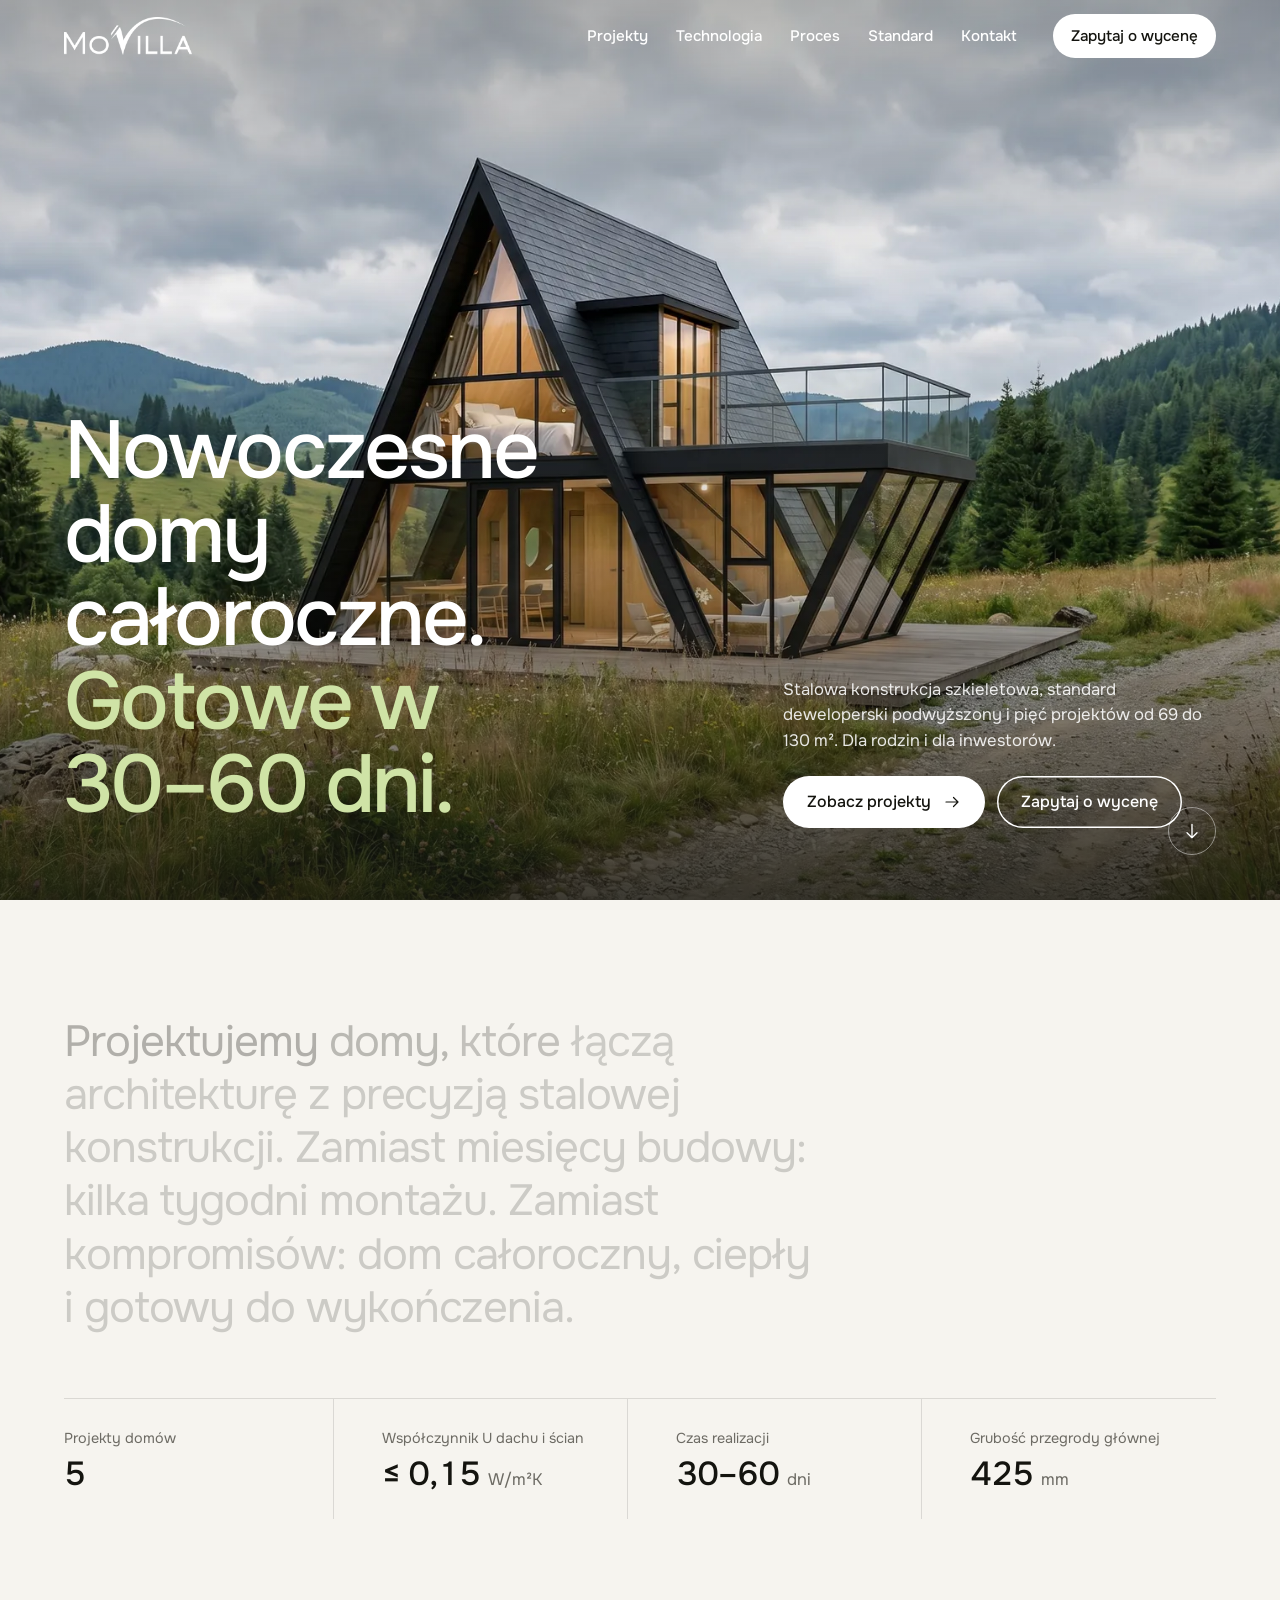
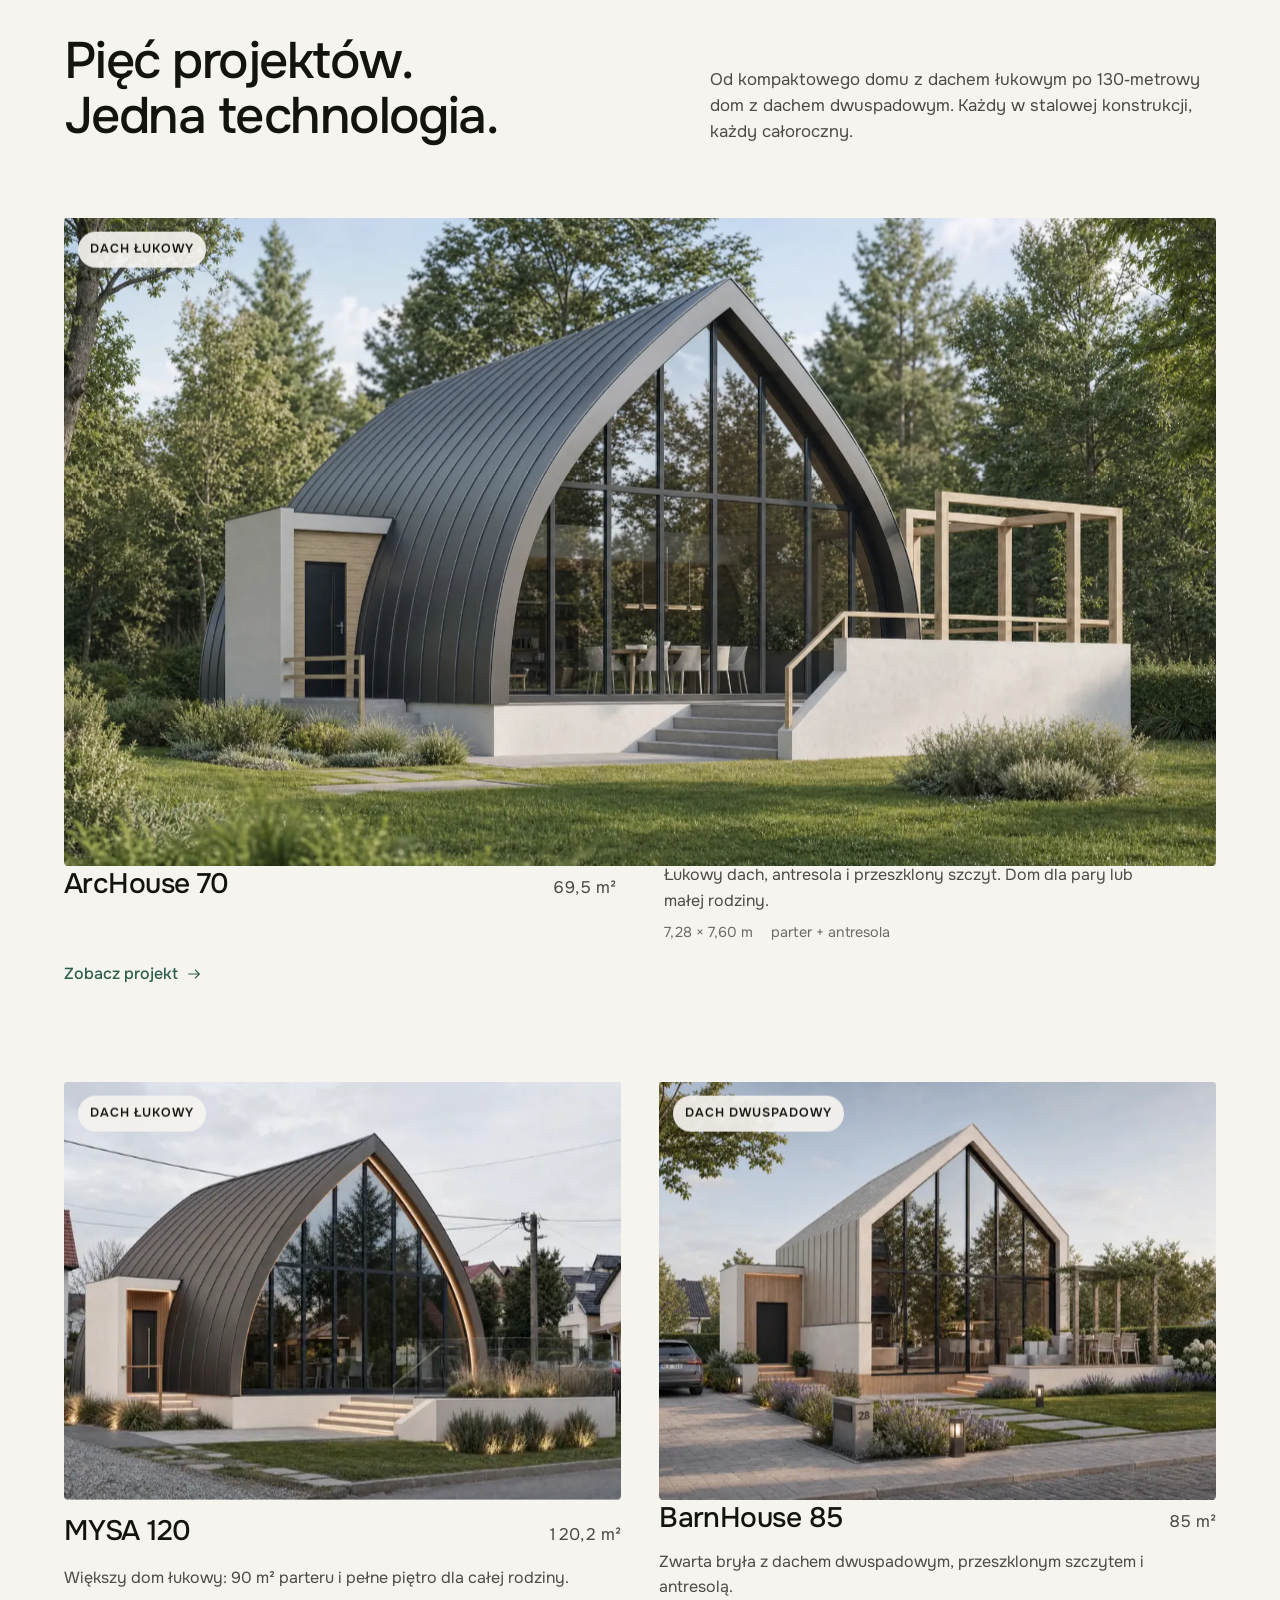
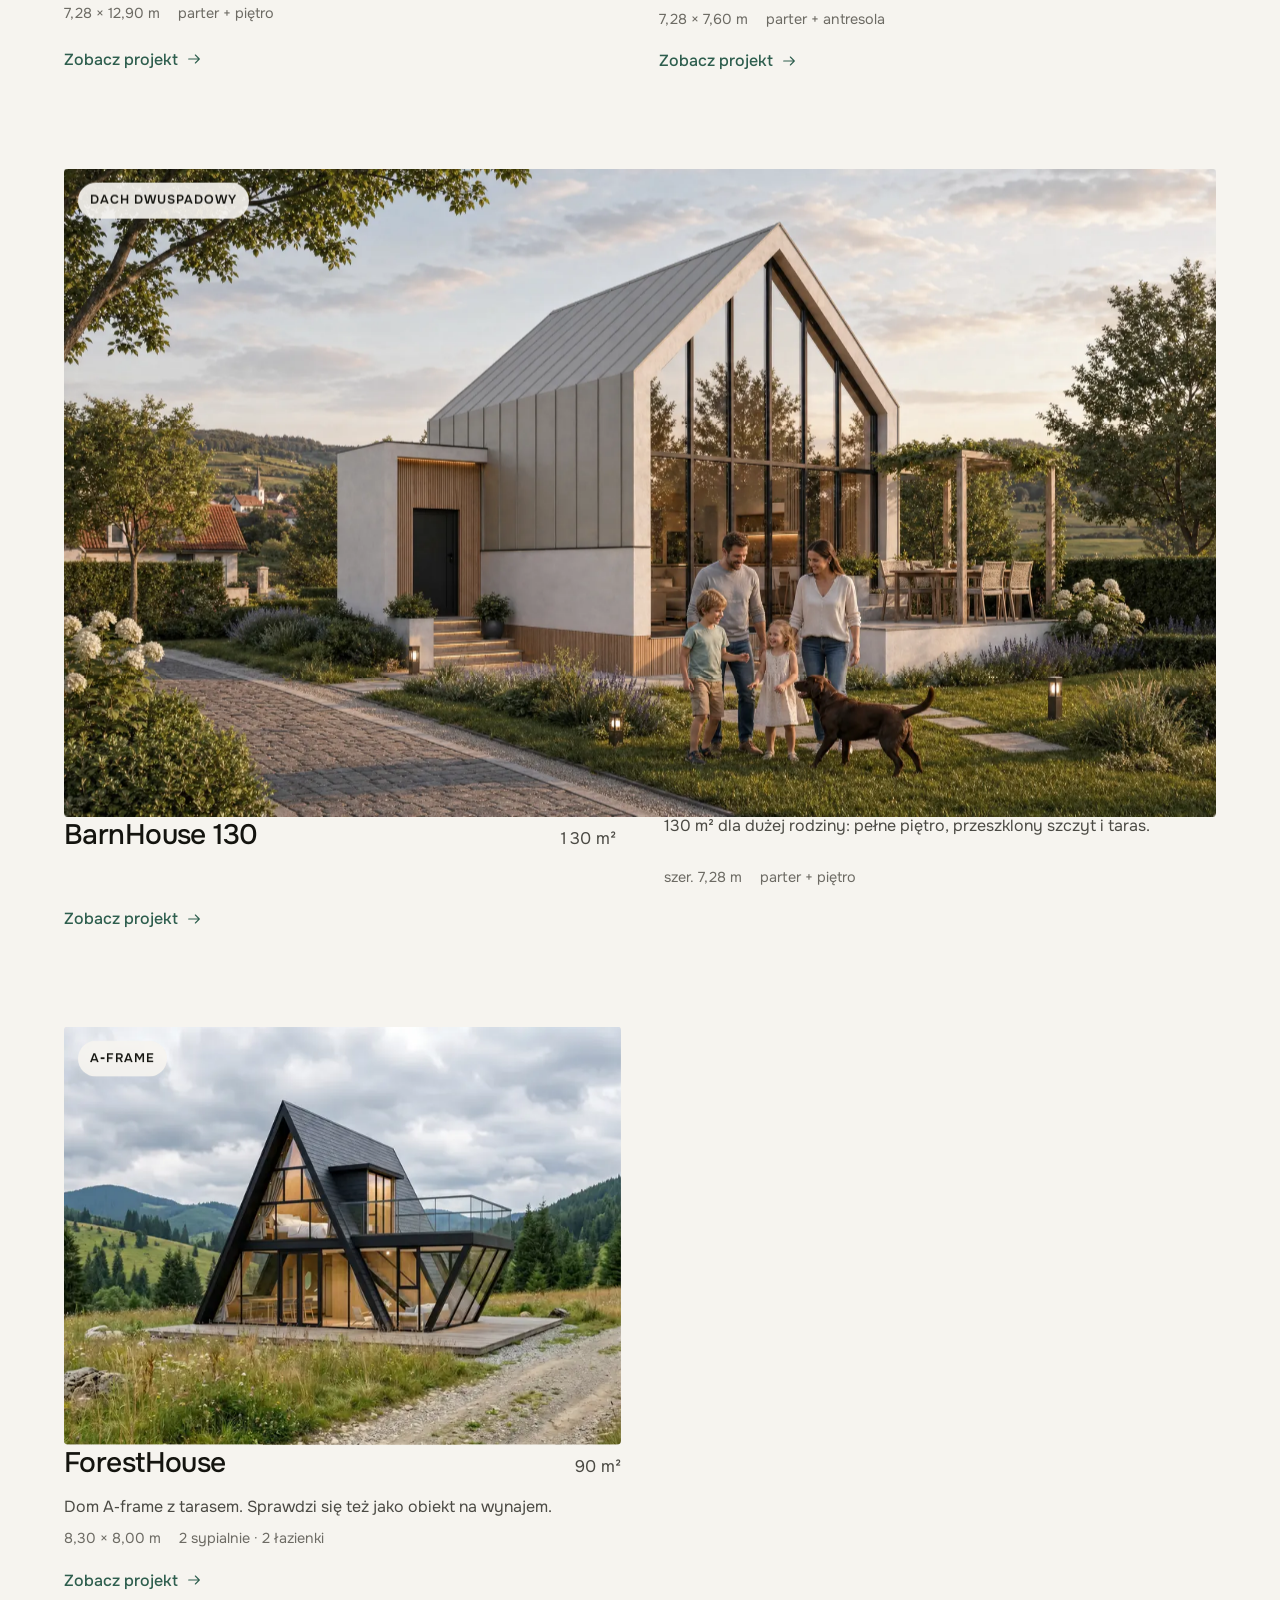
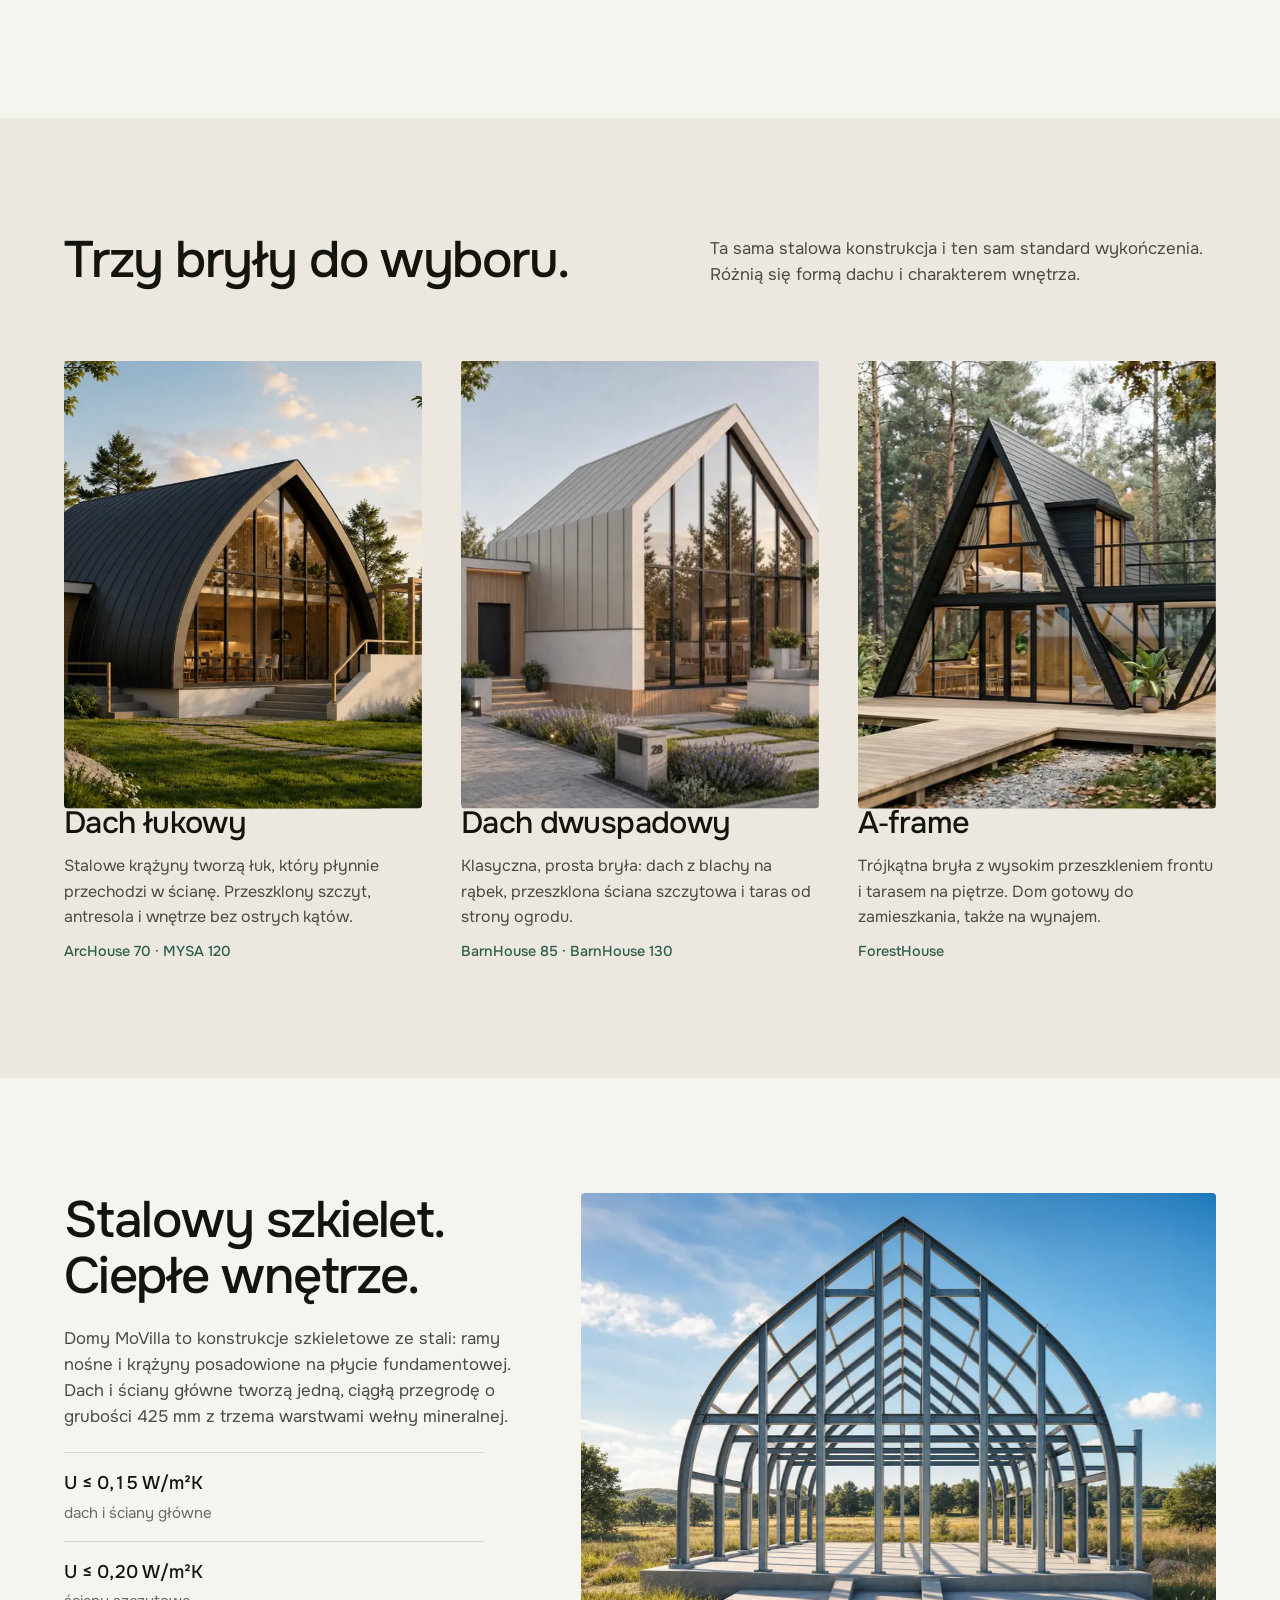
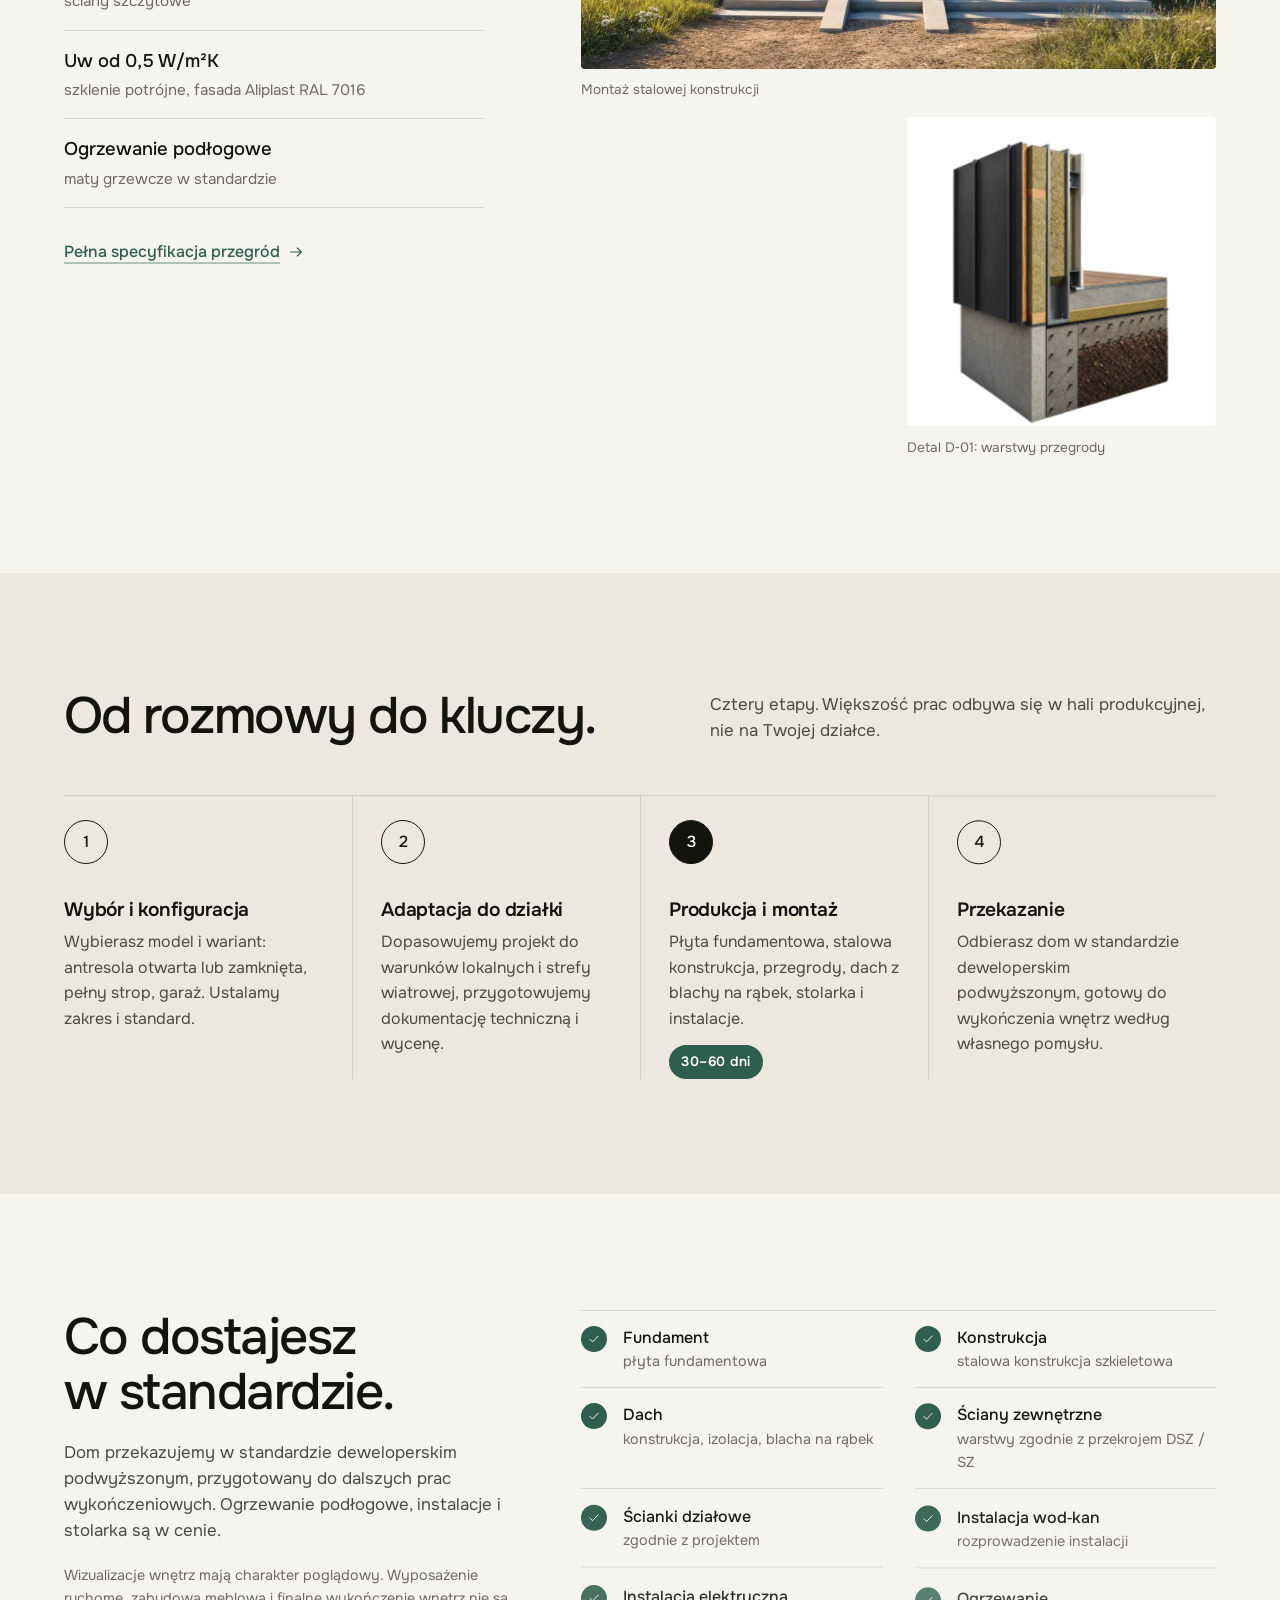
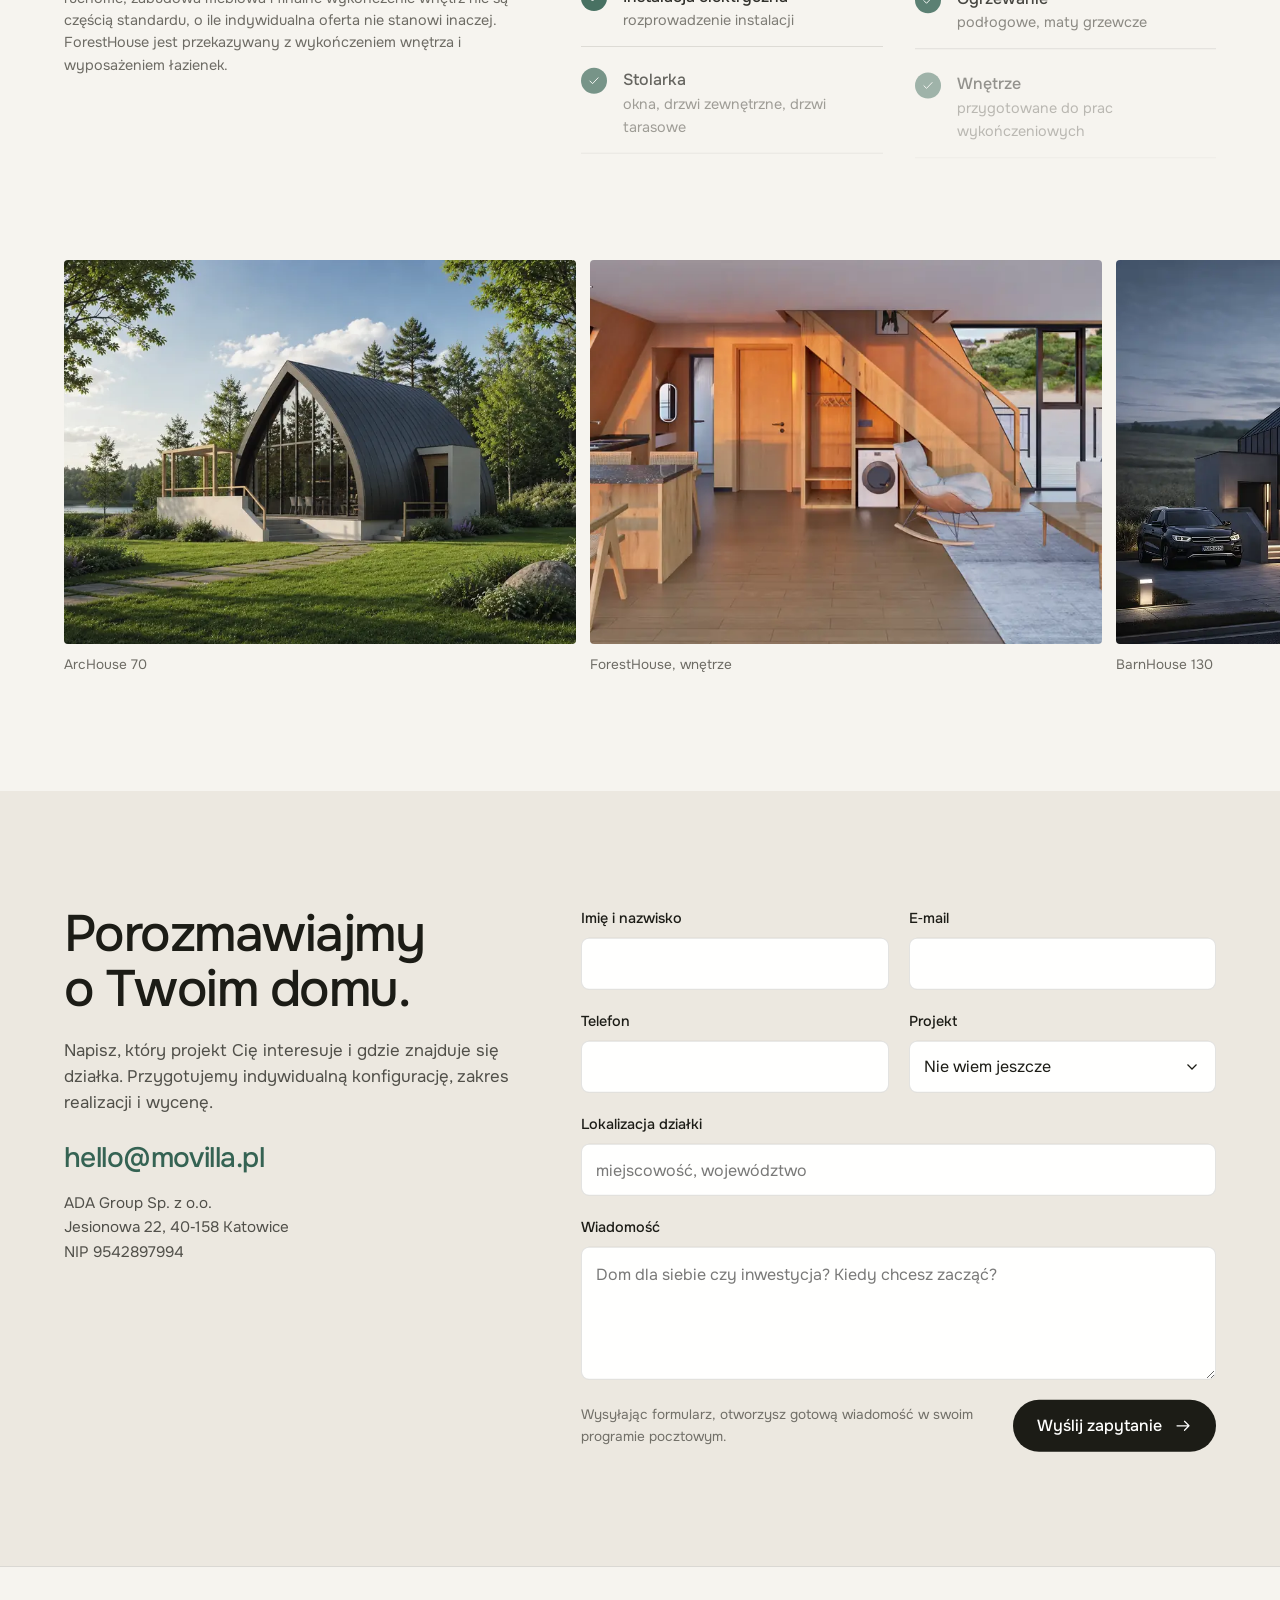
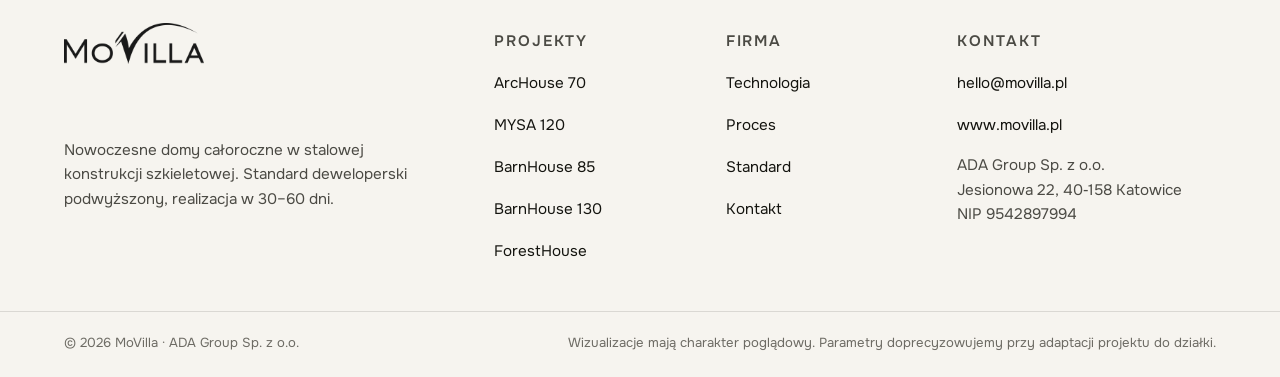
<file: index.html>
<!DOCTYPE html>
<html lang="pl">
<head>
<meta charset="utf-8">
<meta name="viewport" content="width=device-width, initial-scale=1, viewport-fit=cover">
<title>MoVilla: nowoczesne domy całoroczne w 30–60 dni</title>
<meta name="description" content="Pięć projektów domów całorocznych w stalowej konstrukcji szkieletowej: ArcHouse 70, MYSA 120, BarnHouse 85 i 130, ForestHouse. Standard deweloperski podwyższony, realizacja w 30–60 dni.">
<meta property="og:title" content="MoVilla: nowoczesne domy całoroczne w 30–60 dni">
<meta property="og:description" content="Pięć projektów domów całorocznych w stalowej konstrukcji szkieletowej: ArcHouse 70, MYSA 120, BarnHouse 85 i 130, ForestHouse. Standard deweloperski podwyższony, realizacja w 30–60 dni.">
<meta property="og:image" content="img/forest/hero.webp">
<meta name="theme-color" content="#F6F4EF">
<link rel="icon" href="img/favicon-32.png" sizes="32x32">
<link rel="apple-touch-icon" href="img/favicon-180.png">
<link rel="preconnect" href="https://fonts.googleapis.com">
<link rel="preconnect" href="https://fonts.gstatic.com" crossorigin>
<link href="https://fonts.googleapis.com/css2?family=Onest:wght@300;400;500;600;700&display=swap" rel="stylesheet">
<link rel="stylesheet" href="css/style.css">
</head>
<body>
<a class="skip" href="#main">Przejdź do treści</a>
<header class="nav nav--light" id="nav">
  <div class="nav__in">
    <a class="nav__logo" href="index.html" aria-label="MoVilla, strona główna"><img src="img/logo.webp" alt="MoVilla" width="132" height="38"></a>
    <nav class="nav__links" aria-label="Menu główne">
      <a href="index.html#projekty">Projekty</a>
      <a href="index.html#technologia">Technologia</a>
      <a href="index.html#proces">Proces</a>
      <a href="index.html#standard">Standard</a>
      <a href="index.html#kontakt">Kontakt</a>
    </nav>
    <a class="btn btn--sm nav__cta" href="index.html#kontakt">Zapytaj o wycenę</a>
    <button class="nav__burger" type="button" aria-label="Otwórz menu" aria-expanded="false" aria-controls="menu"><span></span><span></span><span></span></button>
  </div>
</header>
<div class="menu" id="menu" aria-hidden="true">
  <nav class="menu__links" aria-label="Menu mobilne">
    <a href="index.html#projekty">Projekty</a>
    <a href="index.html#technologia">Technologia</a>
    <a href="index.html#proces">Proces</a>
    <a href="index.html#standard">Standard</a>
    <a href="index.html#kontakt">Kontakt</a>
  </nav>
  <div class="menu__models">
    <span class="label">Projekty domów</span>
    <a href="projekty/archouse-70.html">ArcHouse 70 <span>69,5 m²</span></a>
    <a href="projekty/mysa-120.html">MYSA 120 <span>120,2 m²</span></a>
    <a href="projekty/barnhouse-85.html">BarnHouse 85 <span>85 m²</span></a>
    <a href="projekty/barnhouse-130.html">BarnHouse 130 <span>130 m²</span></a>
    <a href="projekty/foresthouse.html">ForestHouse <span>90 m²</span></a>
  </div>
  <p class="menu__foot"><a href="mailto:hello@movilla.pl">hello@movilla.pl</a><span>Jesionowa 22, 40‑158 Katowice</span></p>
</div>

<main id="main">

<section class="hero" id="hero">
  <div class="hero__media">
    <img src="img/forest/hero.webp" srcset="img/forest/hero-960.webp 960w, img/forest/hero.webp 1920w" sizes="100vw" alt="Dom A-frame MoVilla ForestHouse w górskim krajobrazie o zmierzchu" fetchpriority="high" decoding="async" >
    <video class="hero__video" muted loop playsinline preload="none" poster="img/forest/hero-960.webp" aria-hidden="true" tabindex="-1" data-src="video/hero.mp4" data-src-mobile="video/hero-720.mp4"></video>
    <button class="hero__toggle" type="button" aria-pressed="true" aria-label="Zatrzymaj film w tle" hidden><svg class="ic" viewBox="0 0 24 24" fill="none" stroke="currentColor" stroke-width="1.6" stroke-linecap="round" aria-hidden="true"><path class="ic-pause" d="M9 6v12M15 6v12"/><path class="ic-play" d="M8 5v14l11-7z" hidden/></svg></button>
  </div>
  <div class="hero__content">
    <h1 class="hero__title"><span class="line">Nowoczesne domy</span><span class="line">całoroczne.</span><span class="line hero__accent">Gotowe w 30–60 dni.</span></h1>
    <div class="hero__aside">
      <p>Stalowa konstrukcja szkieletowa, standard deweloperski podwyższony i pięć projektów od 69 do 130 m². Dla rodzin i dla inwestorów.</p>
      <div class="hero__actions"><a class="btn btn--light" href="#projekty">Zobacz projekty <svg class="ic" viewBox="0 0 24 24" fill="none" stroke="currentColor" stroke-width="1.6" stroke-linecap="round" stroke-linejoin="round" aria-hidden="true"><path d="M4 12h16M14 6l6 6-6 6"/></svg></a><a class="btn btn--ghost" href="#kontakt">Zapytaj o wycenę</a></div>
    </div>
  </div>
  <a class="hero__scroll" href="#intro" aria-label="Przewiń w dół"><svg class="ic" viewBox="0 0 24 24" fill="none" stroke="currentColor" stroke-width="1.6" stroke-linecap="round" stroke-linejoin="round" aria-hidden="true"><path d="M12 4v16M6 14l6 6 6-6"/></svg></a>
</section>

<section class="intro" id="intro">
  <div class="wrap">
    <p class="statement" data-split>Projektujemy domy, które łączą architekturę z precyzją stalowej konstrukcji. Zamiast miesięcy budowy: kilka tygodni montażu. Zamiast kompromisów: dom całoroczny, ciepły i gotowy do wykończenia.</p>
    <dl class="facts" data-stagger>
      <div><dt>Projekty domów</dt><dd><span data-count="5">5</span></dd></div>
      <div><dt>Współczynnik U dachu i ścian</dt><dd>≤ <span data-count="0.15" data-decimals="2">0,15</span> <small>W/m²K</small></dd></div>
      <div><dt>Czas realizacji</dt><dd>30–<span data-count="60">60</span> <small>dni</small></dd></div>
      <div><dt>Grubość przegrody głównej</dt><dd><span data-count="425">425</span> <small>mm</small></dd></div>
    </dl>
  </div>
</section>

<section class="projects" id="projekty">
  <div class="wrap">
    <div class="sec-head" data-reveal>
      <h2 class="h2">Pięć projektów.<br>Jedna technologia.</h2>
      <p class="lead">Od kompaktowego domu z dachem łukowym po 130‑metrowy dom z dachem dwuspadowym. Każdy w stalowej konstrukcji, każdy całoroczny.</p>
    </div>
    <div class="pj-grid">
      <a class="pj pj--wide" href="projekty/archouse-70.html" data-reveal>
        <span class="pj__media"><span class="pj__img"><img src="img/arc70/hero.webp" srcset="img/arc70/hero-960.webp 960w, img/arc70/hero.webp 1920w" sizes="(max-width:760px) 100vw, 100vw" alt="ArcHouse 70, wizualizacja domu" loading="lazy" decoding="async" ></span><span class="pj__tag">Dach łukowy</span></span>
        <span class="pj__body">
          <span class="pj__head"><span class="pj__name">ArcHouse 70</span><span class="pj__area">69,5 m²</span></span>
          <span class="pj__desc">Łukowy dach, antresola i przeszklony szczyt. Dom dla pary lub małej rodziny.</span>
          <span class="pj__meta"><span>7,28 × 7,60 m</span><span>parter + antresola</span></span>
          <span class="pj__link">Zobacz projekt <svg class="ic" viewBox="0 0 24 24" fill="none" stroke="currentColor" stroke-width="1.6" stroke-linecap="round" stroke-linejoin="round" aria-hidden="true"><path d="M4 12h16M14 6l6 6-6 6"/></svg></span>
        </span>
      </a>
      <a class="pj" href="projekty/mysa-120.html" data-reveal>
        <span class="pj__media"><span class="pj__img"><img src="img/mysa120/hero.webp" srcset="img/mysa120/hero-960.webp 960w, img/mysa120/hero.webp 1920w" sizes="(max-width:760px) 100vw, 50vw" alt="MYSA 120, wizualizacja domu" loading="lazy" decoding="async" ></span><span class="pj__tag">Dach łukowy</span></span>
        <span class="pj__body">
          <span class="pj__head"><span class="pj__name">MYSA 120</span><span class="pj__area">120,2 m²</span></span>
          <span class="pj__desc">Większy dom łukowy: 90 m² parteru i pełne piętro dla całej rodziny.</span>
          <span class="pj__meta"><span>7,28 × 12,90 m</span><span>parter + piętro</span></span>
          <span class="pj__link">Zobacz projekt <svg class="ic" viewBox="0 0 24 24" fill="none" stroke="currentColor" stroke-width="1.6" stroke-linecap="round" stroke-linejoin="round" aria-hidden="true"><path d="M4 12h16M14 6l6 6-6 6"/></svg></span>
        </span>
      </a>
      <a class="pj" href="projekty/barnhouse-85.html" data-reveal>
        <span class="pj__media"><span class="pj__img"><img src="img/barn85/hero.webp" srcset="img/barn85/hero-960.webp 960w, img/barn85/hero.webp 1920w" sizes="(max-width:760px) 100vw, 50vw" alt="BarnHouse 85, wizualizacja domu" loading="lazy" decoding="async" ></span><span class="pj__tag">Dach dwuspadowy</span></span>
        <span class="pj__body">
          <span class="pj__head"><span class="pj__name">BarnHouse 85</span><span class="pj__area">85 m²</span></span>
          <span class="pj__desc">Zwarta bryła z dachem dwuspadowym, przeszklonym szczytem i antresolą.</span>
          <span class="pj__meta"><span>7,28 × 7,60 m</span><span>parter + antresola</span></span>
          <span class="pj__link">Zobacz projekt <svg class="ic" viewBox="0 0 24 24" fill="none" stroke="currentColor" stroke-width="1.6" stroke-linecap="round" stroke-linejoin="round" aria-hidden="true"><path d="M4 12h16M14 6l6 6-6 6"/></svg></span>
        </span>
      </a>
      <a class="pj pj--wide" href="projekty/barnhouse-130.html" data-reveal>
        <span class="pj__media"><span class="pj__img"><img src="img/barn130/hero.webp" srcset="img/barn130/hero-960.webp 960w, img/barn130/hero.webp 1920w" sizes="(max-width:760px) 100vw, 100vw" alt="BarnHouse 130, wizualizacja domu" loading="lazy" decoding="async" ></span><span class="pj__tag">Dach dwuspadowy</span></span>
        <span class="pj__body">
          <span class="pj__head"><span class="pj__name">BarnHouse 130</span><span class="pj__area">130 m²</span></span>
          <span class="pj__desc">130 m² dla dużej rodziny: pełne piętro, przeszklony szczyt i taras.</span>
          <span class="pj__meta"><span>szer. 7,28 m</span><span>parter + piętro</span></span>
          <span class="pj__link">Zobacz projekt <svg class="ic" viewBox="0 0 24 24" fill="none" stroke="currentColor" stroke-width="1.6" stroke-linecap="round" stroke-linejoin="round" aria-hidden="true"><path d="M4 12h16M14 6l6 6-6 6"/></svg></span>
        </span>
      </a>
      <a class="pj" href="projekty/foresthouse.html" data-reveal>
        <span class="pj__media"><span class="pj__img"><img src="img/forest/hero.webp" srcset="img/forest/hero-960.webp 960w, img/forest/hero.webp 1920w" sizes="(max-width:760px) 100vw, 50vw" alt="ForestHouse, wizualizacja domu" loading="lazy" decoding="async" ></span><span class="pj__tag">A‑frame</span></span>
        <span class="pj__body">
          <span class="pj__head"><span class="pj__name">ForestHouse</span><span class="pj__area">90 m²</span></span>
          <span class="pj__desc">Dom A‑frame z tarasem. Sprawdzi się też jako obiekt na wynajem.</span>
          <span class="pj__meta"><span>8,30 × 8,00 m</span><span>2 sypialnie · 2 łazienki</span></span>
          <span class="pj__link">Zobacz projekt <svg class="ic" viewBox="0 0 24 24" fill="none" stroke="currentColor" stroke-width="1.6" stroke-linecap="round" stroke-linejoin="round" aria-hidden="true"><path d="M4 12h16M14 6l6 6-6 6"/></svg></span>
        </span>
      </a></div>
  </div>
</section>

<section class="forms" id="formy">
  <div class="wrap">
    <div class="sec-head" data-reveal>
      <h2 class="h2">Trzy bryły do wyboru.</h2>
      <p class="lead">Ta sama stalowa konstrukcja i ten sam standard wykończenia. Różnią się formą dachu i charakterem wnętrza.</p>
    </div>
    <div class="forms__grid">
      <a class="form" href="projekty/archouse-70.html" data-reveal>
        <span class="form__img"><img src="img/arc70/lake-2.webp" srcset="img/arc70/lake-2-960.webp 960w, img/arc70/lake-2.webp 1920w" sizes="(max-width:760px) 100vw, 33vw" alt="Dom ArcHouse z dachem łukowym" loading="lazy" decoding="async" ></span>
        <span class="form__body"><h3>Dach łukowy</h3><p>Stalowe krążyny tworzą łuk, który płynnie przechodzi w ścianę. Przeszklony szczyt, antresola i wnętrze bez ostrych kątów.</p><span class="form__models">ArcHouse 70 · MYSA 120</span></span>
      </a>
      <a class="form" href="projekty/barnhouse-85.html" data-reveal>
        <span class="form__img"><img src="img/barn85/ext-2.webp" srcset="img/barn85/ext-2-960.webp 960w, img/barn85/ext-2.webp 1920w" sizes="(max-width:760px) 100vw, 33vw" alt="Dom BarnHouse z dachem dwuspadowym" loading="lazy" decoding="async" ></span>
        <span class="form__body"><h3>Dach dwuspadowy</h3><p>Klasyczna, prosta bryła: dach z blachy na rąbek, przeszklona ściana szczytowa i taras od strony ogrodu.</p><span class="form__models">BarnHouse 85 · BarnHouse 130</span></span>
      </a>
      <a class="form" href="projekty/foresthouse.html" data-reveal>
        <span class="form__img"><img src="img/forest/ext-2.webp" srcset="img/forest/ext-2-960.webp 960w, img/forest/ext-2.webp 1920w" sizes="(max-width:760px) 100vw, 33vw" alt="Dom A-frame ForestHouse w lesie" loading="lazy" decoding="async" ></span>
        <span class="form__body"><h3>A‑frame</h3><p>Trójkątna bryła z wysokim przeszkleniem frontu i tarasem na piętrze. Dom gotowy do zamieszkania, także na wynajem.</p><span class="form__models">ForestHouse</span></span>
      </a>
    </div>
  </div>
</section>

<section class="tech" id="technologia">
  <div class="wrap tech__grid">
    <div class="tech__text" data-reveal>
      <h2 class="h2">Stalowy szkielet.<br>Ciepłe wnętrze.</h2>
      <p class="lead">Domy MoVilla to konstrukcje szkieletowe ze stali: ramy nośne i krążyny posadowione na płycie fundamentowej. Dach i ściany główne tworzą jedną, ciągłą przegrodę o grubości 425 mm z trzema warstwami wełny mineralnej.</p>
      <ul class="tech__list">
        <li><b>U ≤ 0,15 W/m²K</b><span>dach i ściany główne</span></li>
        <li><b>U ≤ 0,20 W/m²K</b><span>ściany szczytowe</span></li>
        <li><b>Uw od 0,5 W/m²K</b><span>szklenie potrójne, fasada Aliplast RAL 7016</span></li>
        <li><b>Ogrzewanie podłogowe</b><span>maty grzewcze w standardzie</span></li>
      </ul>
      <a class="lnk" href="projekty/archouse-70.html#technologia">Pełna specyfikacja przegród <svg class="ic" viewBox="0 0 24 24" fill="none" stroke="currentColor" stroke-width="1.6" stroke-linecap="round" stroke-linejoin="round" aria-hidden="true"><path d="M4 12h16M14 6l6 6-6 6"/></svg></a>
    </div>
    <div class="tech__media">
      <figure class="reveal" data-reveal><span class="reveal__img"><img src="img/common/tech-2.webp" srcset="img/common/tech-2-960.webp 960w, img/common/tech-2.webp 1920w" sizes="(max-width:760px) 100vw, 50vw" alt="Montaż stalowej konstrukcji szkieletowej domu łukowego" loading="lazy" decoding="async" ></span><figcaption>Montaż stalowej konstrukcji</figcaption></figure>
      <figure class="reveal reveal--sm" data-reveal><span class="reveal__img"><img src="img/common/detail-wall.webp" alt="Detal warstw dachu, ściany i fundamentu" loading="lazy" decoding="async" ></span><figcaption>Detal D‑01: warstwy przegrody</figcaption></figure>
    </div>
  </div>
</section>

<section class="process" id="proces">
  <div class="wrap">
    <div class="sec-head" data-reveal>
      <h2 class="h2">Od rozmowy do kluczy.</h2>
      <p class="lead">Cztery etapy. Większość prac odbywa się w hali produkcyjnej, nie na Twojej działce.</p>
    </div>
    <ol class="steps" data-stagger>
      <li><span class="steps__num">1</span><h3>Wybór i konfiguracja</h3><p>Wybierasz model i wariant: antresola otwarta lub zamknięta, pełny strop, garaż. Ustalamy zakres i standard.</p></li>
      <li><span class="steps__num">2</span><h3>Adaptacja do działki</h3><p>Dopasowujemy projekt do warunków lokalnych i strefy wiatrowej, przygotowujemy dokumentację techniczną i wycenę.</p></li>
      <li class="steps__key"><span class="steps__num">3</span><h3>Produkcja i montaż</h3><p>Płyta fundamentowa, stalowa konstrukcja, przegrody, dach z blachy na rąbek, stolarka i instalacje.</p><span class="steps__time">30–60 dni</span></li>
      <li><span class="steps__num">4</span><h3>Przekazanie</h3><p>Odbierasz dom w standardzie deweloperskim podwyższonym, gotowy do wykończenia wnętrz według własnego pomysłu.</p></li>
    </ol>
  </div>
</section>

<section class="standard" id="standard">
  <div class="wrap standard__grid">
    <div class="standard__text" data-reveal>
      <h2 class="h2">Co dostajesz w standardzie.</h2>
      <p class="lead">Dom przekazujemy w standardzie deweloperskim podwyższonym, przygotowany do dalszych prac wykończeniowych. Ogrzewanie podłogowe, instalacje i stolarka są w cenie.</p>
      <p class="note">Wizualizacje wnętrz mają charakter poglądowy. Wyposażenie ruchome, zabudowa meblowa i finalne wykończenie wnętrz nie są częścią standardu, o ile indywidualna oferta nie stanowi inaczej. ForestHouse jest przekazywany z wykończeniem wnętrza i wyposażeniem łazienek.</p>
    </div>
    <ul class="checklist" data-stagger><li><span class="chk"><svg class="ic" viewBox="0 0 24 24" fill="none" stroke="currentColor" stroke-width="1.6" stroke-linecap="round" stroke-linejoin="round" aria-hidden="true"><path d="M5 12.5l4.5 4.5L19 7"/></svg></span><span><b>Fundament</b><small>płyta fundamentowa</small></span></li><li><span class="chk"><svg class="ic" viewBox="0 0 24 24" fill="none" stroke="currentColor" stroke-width="1.6" stroke-linecap="round" stroke-linejoin="round" aria-hidden="true"><path d="M5 12.5l4.5 4.5L19 7"/></svg></span><span><b>Konstrukcja</b><small>stalowa konstrukcja szkieletowa</small></span></li><li><span class="chk"><svg class="ic" viewBox="0 0 24 24" fill="none" stroke="currentColor" stroke-width="1.6" stroke-linecap="round" stroke-linejoin="round" aria-hidden="true"><path d="M5 12.5l4.5 4.5L19 7"/></svg></span><span><b>Dach</b><small>konstrukcja, izolacja, blacha na rąbek</small></span></li><li><span class="chk"><svg class="ic" viewBox="0 0 24 24" fill="none" stroke="currentColor" stroke-width="1.6" stroke-linecap="round" stroke-linejoin="round" aria-hidden="true"><path d="M5 12.5l4.5 4.5L19 7"/></svg></span><span><b>Ściany zewnętrzne</b><small>warstwy zgodnie z przekrojem DSZ / SZ</small></span></li><li><span class="chk"><svg class="ic" viewBox="0 0 24 24" fill="none" stroke="currentColor" stroke-width="1.6" stroke-linecap="round" stroke-linejoin="round" aria-hidden="true"><path d="M5 12.5l4.5 4.5L19 7"/></svg></span><span><b>Ścianki działowe</b><small>zgodnie z projektem</small></span></li><li><span class="chk"><svg class="ic" viewBox="0 0 24 24" fill="none" stroke="currentColor" stroke-width="1.6" stroke-linecap="round" stroke-linejoin="round" aria-hidden="true"><path d="M5 12.5l4.5 4.5L19 7"/></svg></span><span><b>Instalacja wod‑kan</b><small>rozprowadzenie instalacji</small></span></li><li><span class="chk"><svg class="ic" viewBox="0 0 24 24" fill="none" stroke="currentColor" stroke-width="1.6" stroke-linecap="round" stroke-linejoin="round" aria-hidden="true"><path d="M5 12.5l4.5 4.5L19 7"/></svg></span><span><b>Instalacja elektryczna</b><small>rozprowadzenie instalacji</small></span></li><li><span class="chk"><svg class="ic" viewBox="0 0 24 24" fill="none" stroke="currentColor" stroke-width="1.6" stroke-linecap="round" stroke-linejoin="round" aria-hidden="true"><path d="M5 12.5l4.5 4.5L19 7"/></svg></span><span><b>Ogrzewanie</b><small>podłogowe, maty grzewcze</small></span></li><li><span class="chk"><svg class="ic" viewBox="0 0 24 24" fill="none" stroke="currentColor" stroke-width="1.6" stroke-linecap="round" stroke-linejoin="round" aria-hidden="true"><path d="M5 12.5l4.5 4.5L19 7"/></svg></span><span><b>Stolarka</b><small>okna, drzwi zewnętrzne, drzwi tarasowe</small></span></li><li><span class="chk"><svg class="ic" viewBox="0 0 24 24" fill="none" stroke="currentColor" stroke-width="1.6" stroke-linecap="round" stroke-linejoin="round" aria-hidden="true"><path d="M5 12.5l4.5 4.5L19 7"/></svg></span><span><b>Wnętrze</b><small>przygotowane do prac wykończeniowych</small></span></li></ul>
  </div>
</section>

<section class="gallery" aria-label="Wizualizacje">
  <div class="strip" tabindex="0"><figure class="strip__item"><span class="strip__img"><img src="img/arc70/lake-1.webp" srcset="img/arc70/lake-1-960.webp 960w, img/arc70/lake-1.webp 1920w" sizes="(max-width:760px) 85vw, 40vw" alt="Wizualizacja: ArcHouse 70" loading="lazy" decoding="async" ></span><figcaption>ArcHouse 70</figcaption></figure><figure class="strip__item"><span class="strip__img"><img src="img/forest/int-7.webp" srcset="img/forest/int-7-960.webp 960w, img/forest/int-7.webp 1920w" sizes="(max-width:760px) 85vw, 40vw" alt="Wizualizacja: ForestHouse, wnętrze" loading="lazy" decoding="async" ></span><figcaption>ForestHouse, wnętrze</figcaption></figure><figure class="strip__item"><span class="strip__img"><img src="img/barn130/night.webp" srcset="img/barn130/night-960.webp 960w, img/barn130/night.webp 1920w" sizes="(max-width:760px) 85vw, 40vw" alt="Wizualizacja: BarnHouse 130" loading="lazy" decoding="async" ></span><figcaption>BarnHouse 130</figcaption></figure><figure class="strip__item"><span class="strip__img"><img src="img/mysa120/int-3.webp" srcset="img/mysa120/int-3-960.webp 960w, img/mysa120/int-3.webp 1920w" sizes="(max-width:760px) 85vw, 40vw" alt="Wizualizacja: MYSA 120, antresola" loading="lazy" decoding="async" ></span><figcaption>MYSA 120, antresola</figcaption></figure><figure class="strip__item"><span class="strip__img"><img src="img/forest/vertical.webp" srcset="img/forest/vertical-960.webp 960w, img/forest/vertical.webp 1920w" sizes="(max-width:760px) 85vw, 40vw" alt="Wizualizacja: Zespół ForestHouse" loading="lazy" decoding="async" ></span><figcaption>Zespół ForestHouse</figcaption></figure><figure class="strip__item"><span class="strip__img"><img src="img/mysa120/balcony-1.webp" srcset="img/mysa120/balcony-1-960.webp 960w, img/mysa120/balcony-1.webp 1920w" sizes="(max-width:760px) 85vw, 40vw" alt="Wizualizacja: MYSA 120, balkon" loading="lazy" decoding="async" ></span><figcaption>MYSA 120, balkon</figcaption></figure><figure class="strip__item"><span class="strip__img"><img src="img/arc70/int-1.webp" srcset="img/arc70/int-1-960.webp 960w, img/arc70/int-1.webp 1920w" sizes="(max-width:760px) 85vw, 40vw" alt="Wizualizacja: ArcHouse 70, kuchnia" loading="lazy" decoding="async" ></span><figcaption>ArcHouse 70, kuchnia</figcaption></figure></div>
</section>

<section class="contact" id="kontakt">
  <div class="wrap contact__grid">
    <div class="contact__text" data-reveal>
      <h2 class="h2">Porozmawiajmy o Twoim domu.</h2>
      <p class="lead">Napisz, który projekt Cię interesuje i gdzie znajduje się działka. Przygotujemy indywidualną konfigurację, zakres realizacji i wycenę.</p>
      <address class="contact__info"><a class="contact__mail" href="mailto:hello@movilla.pl">hello@movilla.pl</a><span>ADA Group Sp. z o.o.<br>Jesionowa 22, 40‑158 Katowice<br>NIP 9542897994</span></address>
    </div>
    <form class="form-grid" novalidate data-reveal>
      <div class="field"><label for="f-name">Imię i nazwisko</label><input id="f-name" name="name" required autocomplete="name"></div>
      <div class="field"><label for="f-email">E‑mail</label><input id="f-email" name="email" type="email" required autocomplete="email" inputmode="email"></div>
      <div class="field"><label for="f-phone">Telefon</label><input id="f-phone" name="phone" type="tel" autocomplete="tel" inputmode="tel"></div>
      <div class="field"><label for="f-proj">Projekt</label><select id="f-proj" name="projekt"><option>Nie wiem jeszcze</option><option>ArcHouse 70</option><option>MYSA 120</option><option>BarnHouse 85</option><option>BarnHouse 130</option><option>ForestHouse</option></select></div>
      <div class="field field--full"><label for="f-place">Lokalizacja działki</label><input id="f-place" name="place" placeholder="miejscowość, województwo"></div>
      <div class="field field--full"><label for="f-msg">Wiadomość</label><textarea id="f-msg" name="msg" rows="4" placeholder="Dom dla siebie czy inwestycja? Kiedy chcesz zacząć?"></textarea></div>
      <p class="field--full form-grid__err" role="alert" hidden>Uzupełnij imię i poprawny adres e‑mail, żebyśmy mogli odpowiedzieć.</p>
      <div class="field--full form-grid__foot"><small>Wysyłając formularz, otworzysz gotową wiadomość w swoim programie pocztowym.</small><button class="btn" type="submit">Wyślij zapytanie <svg class="ic" viewBox="0 0 24 24" fill="none" stroke="currentColor" stroke-width="1.6" stroke-linecap="round" stroke-linejoin="round" aria-hidden="true"><path d="M4 12h16M14 6l6 6-6 6"/></svg></button></div>
    </form>
  </div>
</section>

</main>
<footer class="footer">
  <div class="footer__in">
    <div class="footer__brand">
      <img src="img/logo.webp" alt="MoVilla" width="150" height="43">
      <p>Nowoczesne domy całoroczne w stalowej konstrukcji szkieletowej. Standard deweloperski podwyższony, realizacja w 30–60 dni.</p>
    </div>
    <div class="footer__col"><span class="label">Projekty</span>
      <a href="projekty/archouse-70.html">ArcHouse 70</a><a href="projekty/mysa-120.html">MYSA 120</a>
      <a href="projekty/barnhouse-85.html">BarnHouse 85</a><a href="projekty/barnhouse-130.html">BarnHouse 130</a>
      <a href="projekty/foresthouse.html">ForestHouse</a></div>
    <div class="footer__col"><span class="label">Firma</span>
      <a href="index.html#technologia">Technologia</a><a href="index.html#proces">Proces</a>
      <a href="index.html#standard">Standard</a><a href="index.html#kontakt">Kontakt</a></div>
    <div class="footer__col"><span class="label">Kontakt</span>
      <a href="mailto:hello@movilla.pl">hello@movilla.pl</a><a href="https://www.movilla.pl" target="_blank" rel="noopener">www.movilla.pl</a>
      <span>ADA Group Sp. z o.o.<br>Jesionowa 22, 40‑158 Katowice<br>NIP 9542897994</span></div>
  </div>
  <div class="footer__bottom"><span>© 2026 MoVilla · ADA Group Sp. z o.o.</span><span>Wizualizacje mają charakter poglądowy. Parametry doprecyzowujemy przy adaptacji projektu do działki.</span></div>
</footer>
<div class="mobile-cta"><a class="btn" href="index.html#kontakt">Zapytaj o wycenę <svg class="ic" viewBox="0 0 24 24" fill="none" stroke="currentColor" stroke-width="1.6" stroke-linecap="round" stroke-linejoin="round" aria-hidden="true"><path d="M4 12h16M14 6l6 6-6 6"/></svg></a></div>
<div class="lightbox" role="dialog" aria-modal="true" aria-label="Podgląd zdjęcia" hidden>
  <button class="lightbox__close" type="button" aria-label="Zamknij podgląd"><svg class="ic" viewBox="0 0 24 24" fill="none" stroke="currentColor" stroke-width="1.6" stroke-linecap="round" stroke-linejoin="round" aria-hidden="true"><path d="M6 6l12 12M18 6L6 18"/></svg></button>
  <button class="lightbox__nav lightbox__nav--prev" type="button" aria-label="Poprzednie zdjęcie"><svg class="ic" viewBox="0 0 24 24" fill="none" stroke="currentColor" stroke-width="1.6" stroke-linecap="round" stroke-linejoin="round" aria-hidden="true"><path d="M20 12H4M10 6l-6 6 6 6"/></svg></button>
  <figure><img src="[data-uri]" alt=""><figcaption></figcaption></figure>
  <button class="lightbox__nav lightbox__nav--next" type="button" aria-label="Następne zdjęcie"><svg class="ic" viewBox="0 0 24 24" fill="none" stroke="currentColor" stroke-width="1.6" stroke-linecap="round" stroke-linejoin="round" aria-hidden="true"><path d="M4 12h16M14 6l6 6-6 6"/></svg></button>
</div>
<script src="js/vendor/gsap.min.js"></script>
<script src="js/vendor/ScrollTrigger.min.js"></script>
<script src="js/main.js"></script>
</body>
</html>
</file>
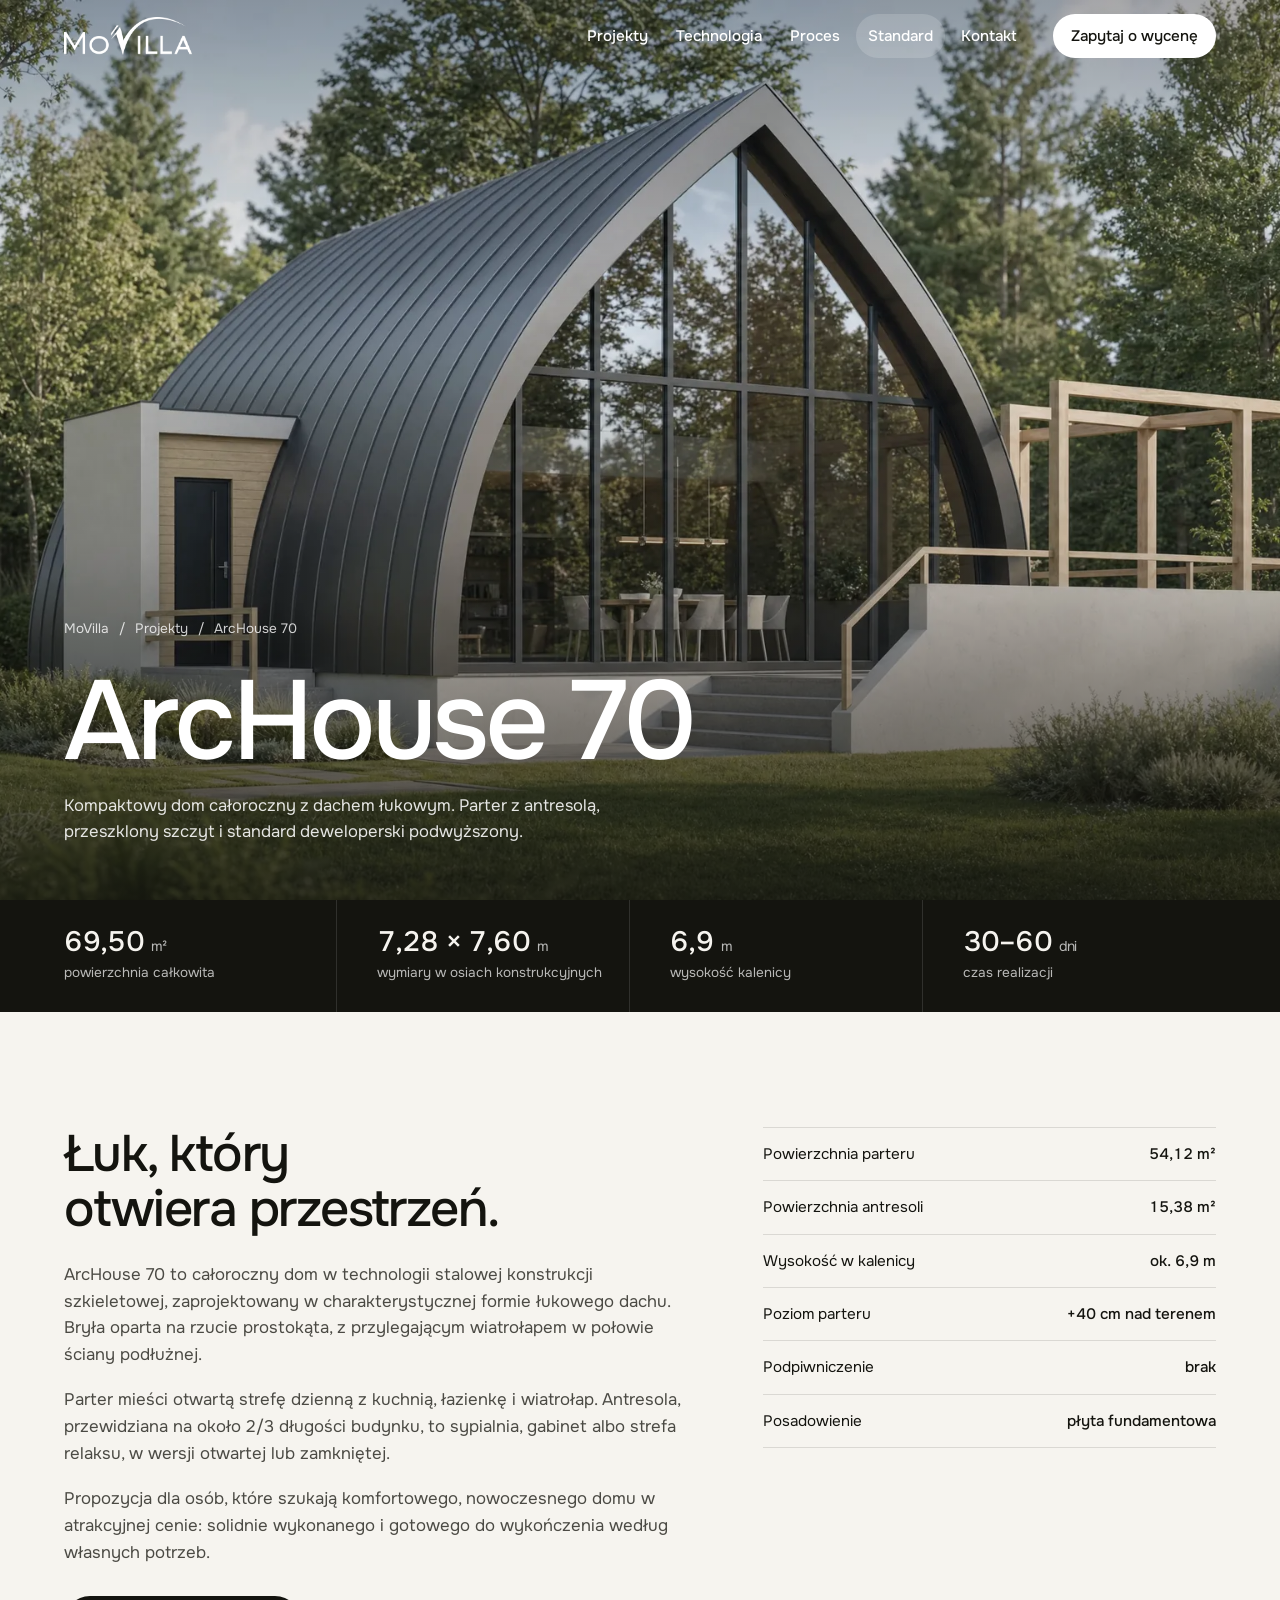
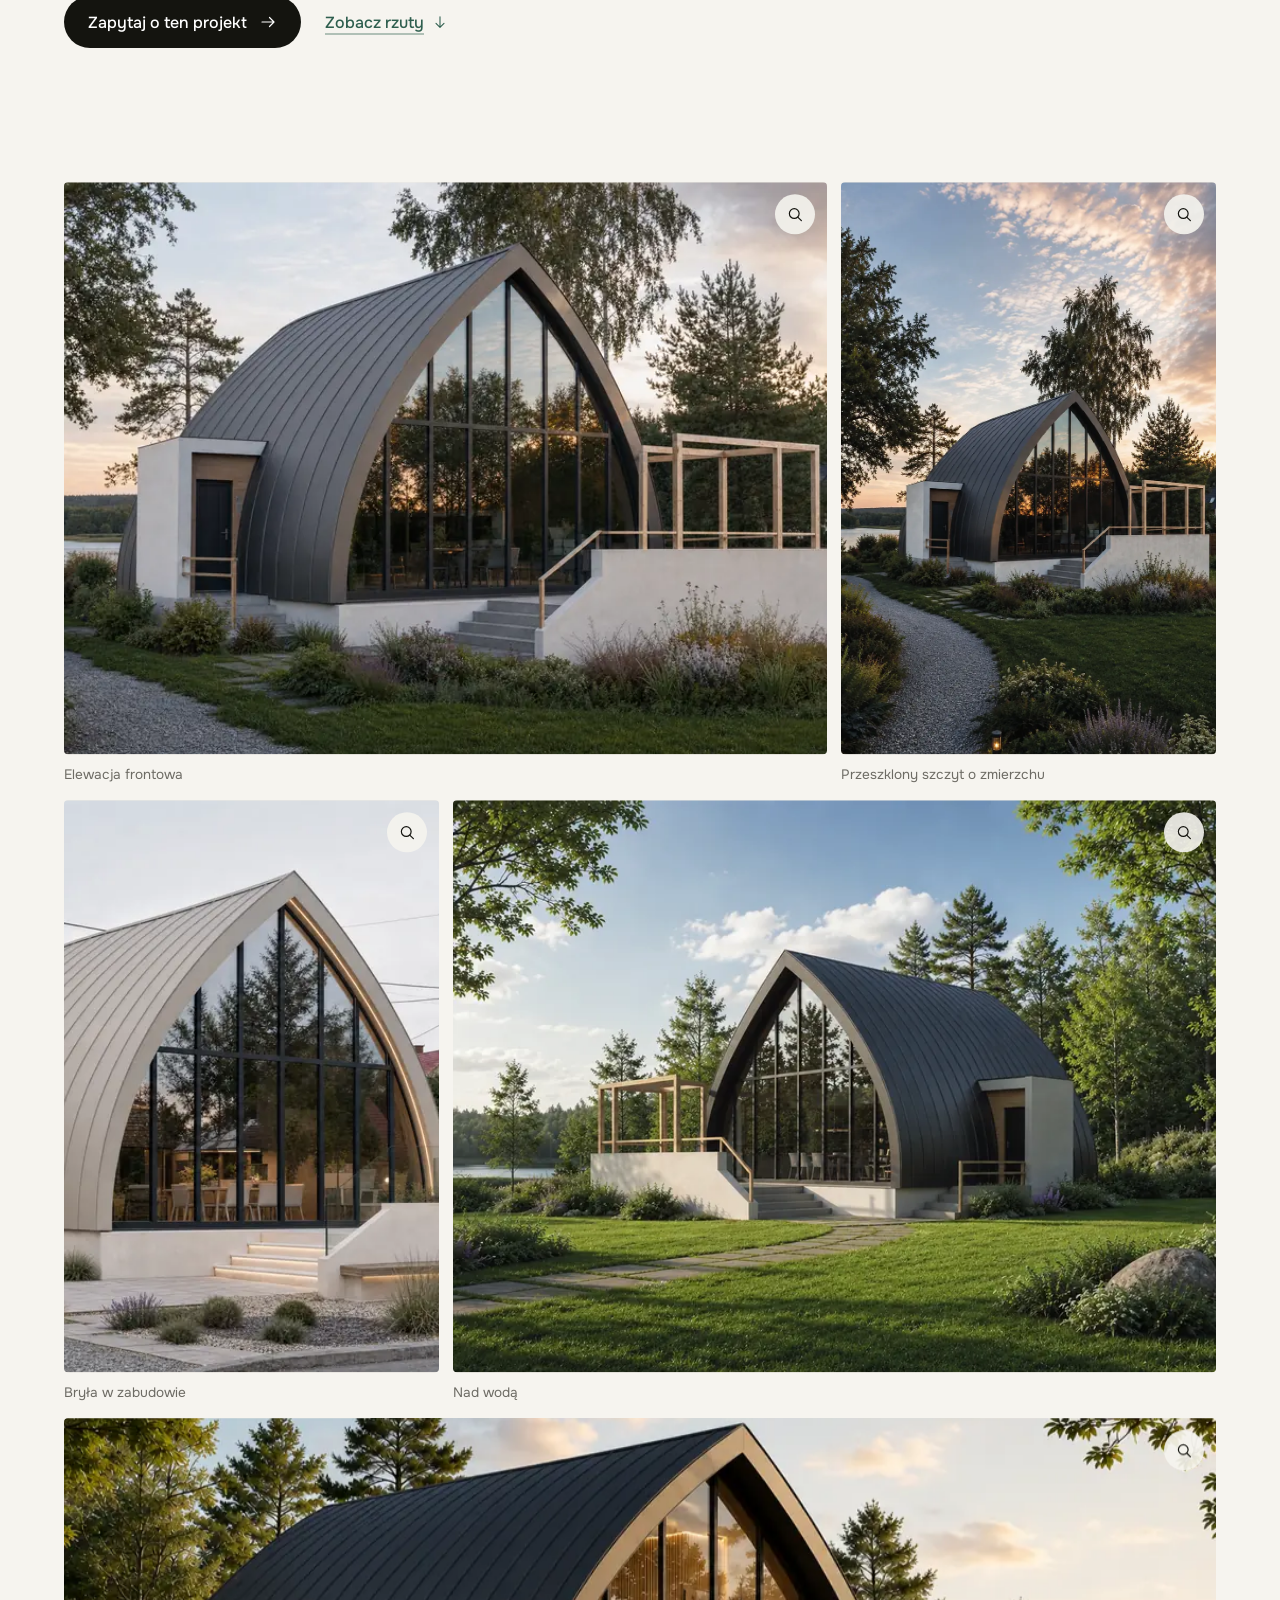
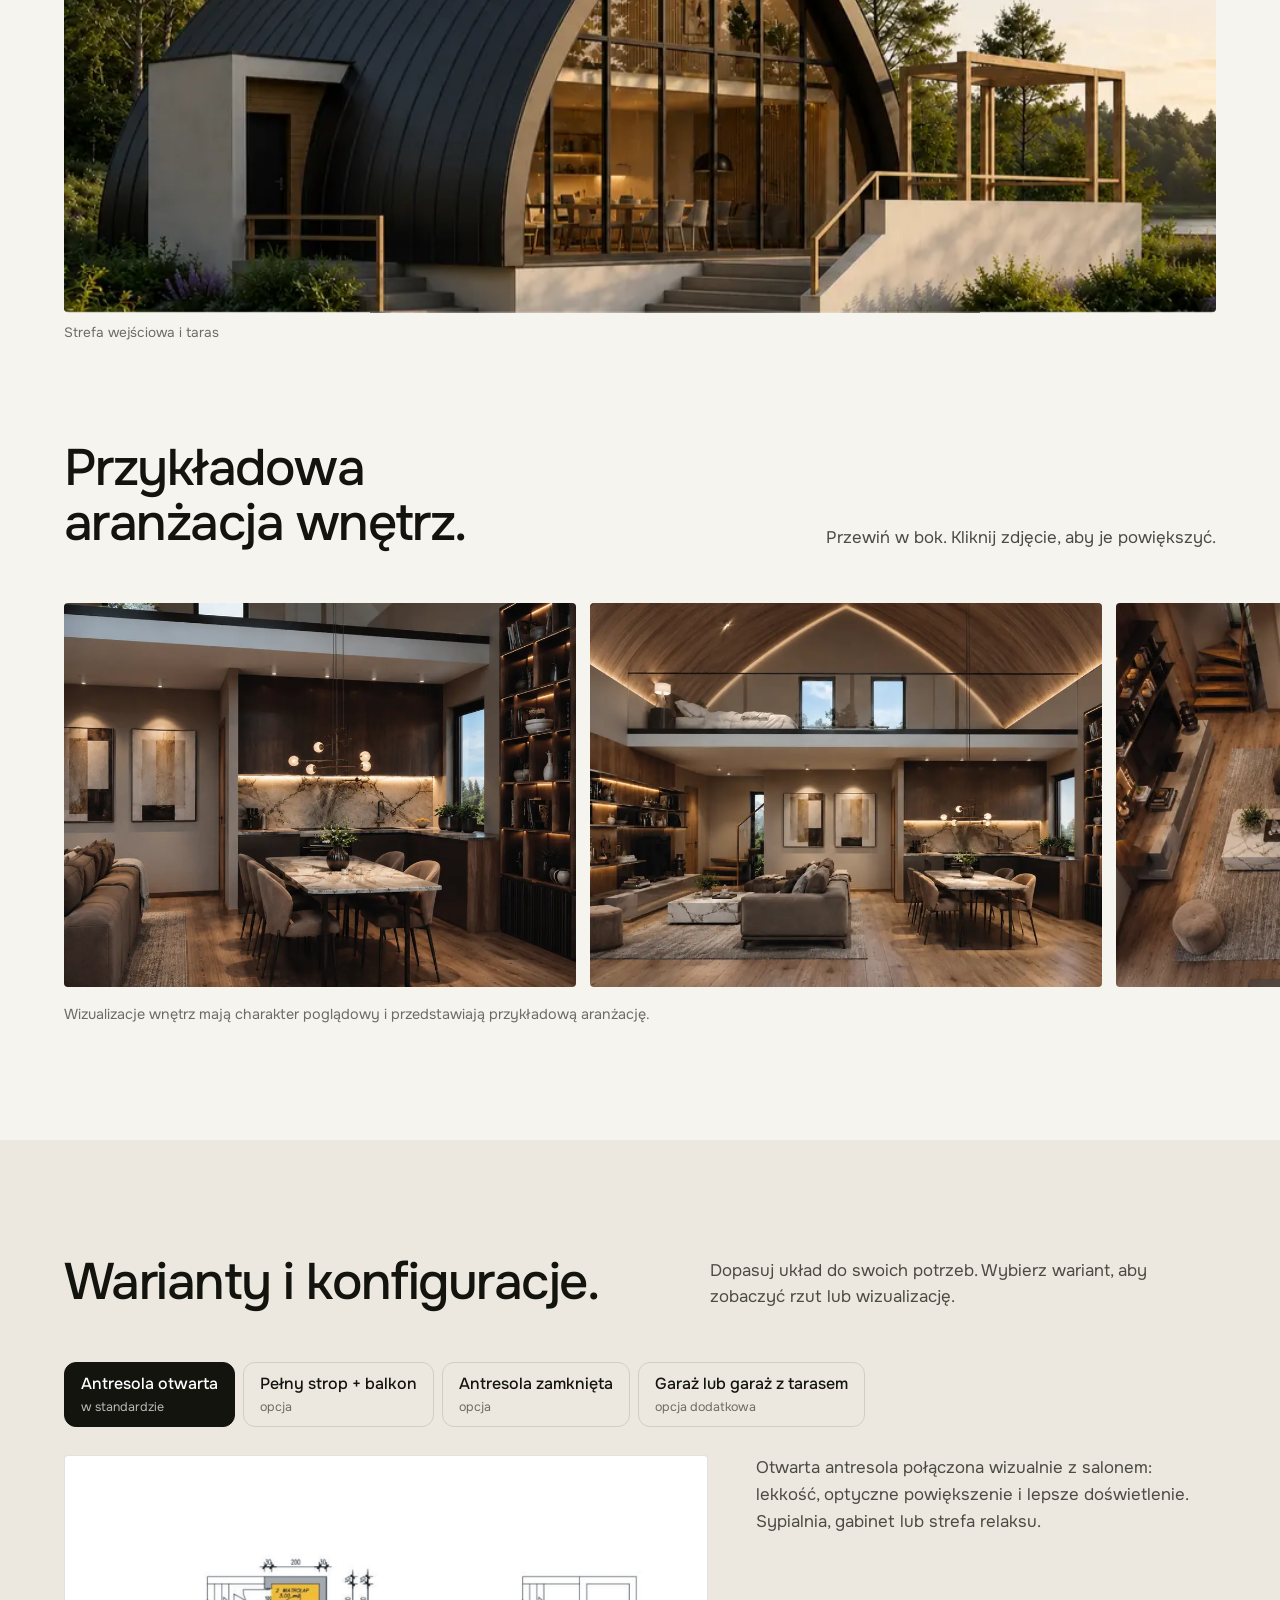
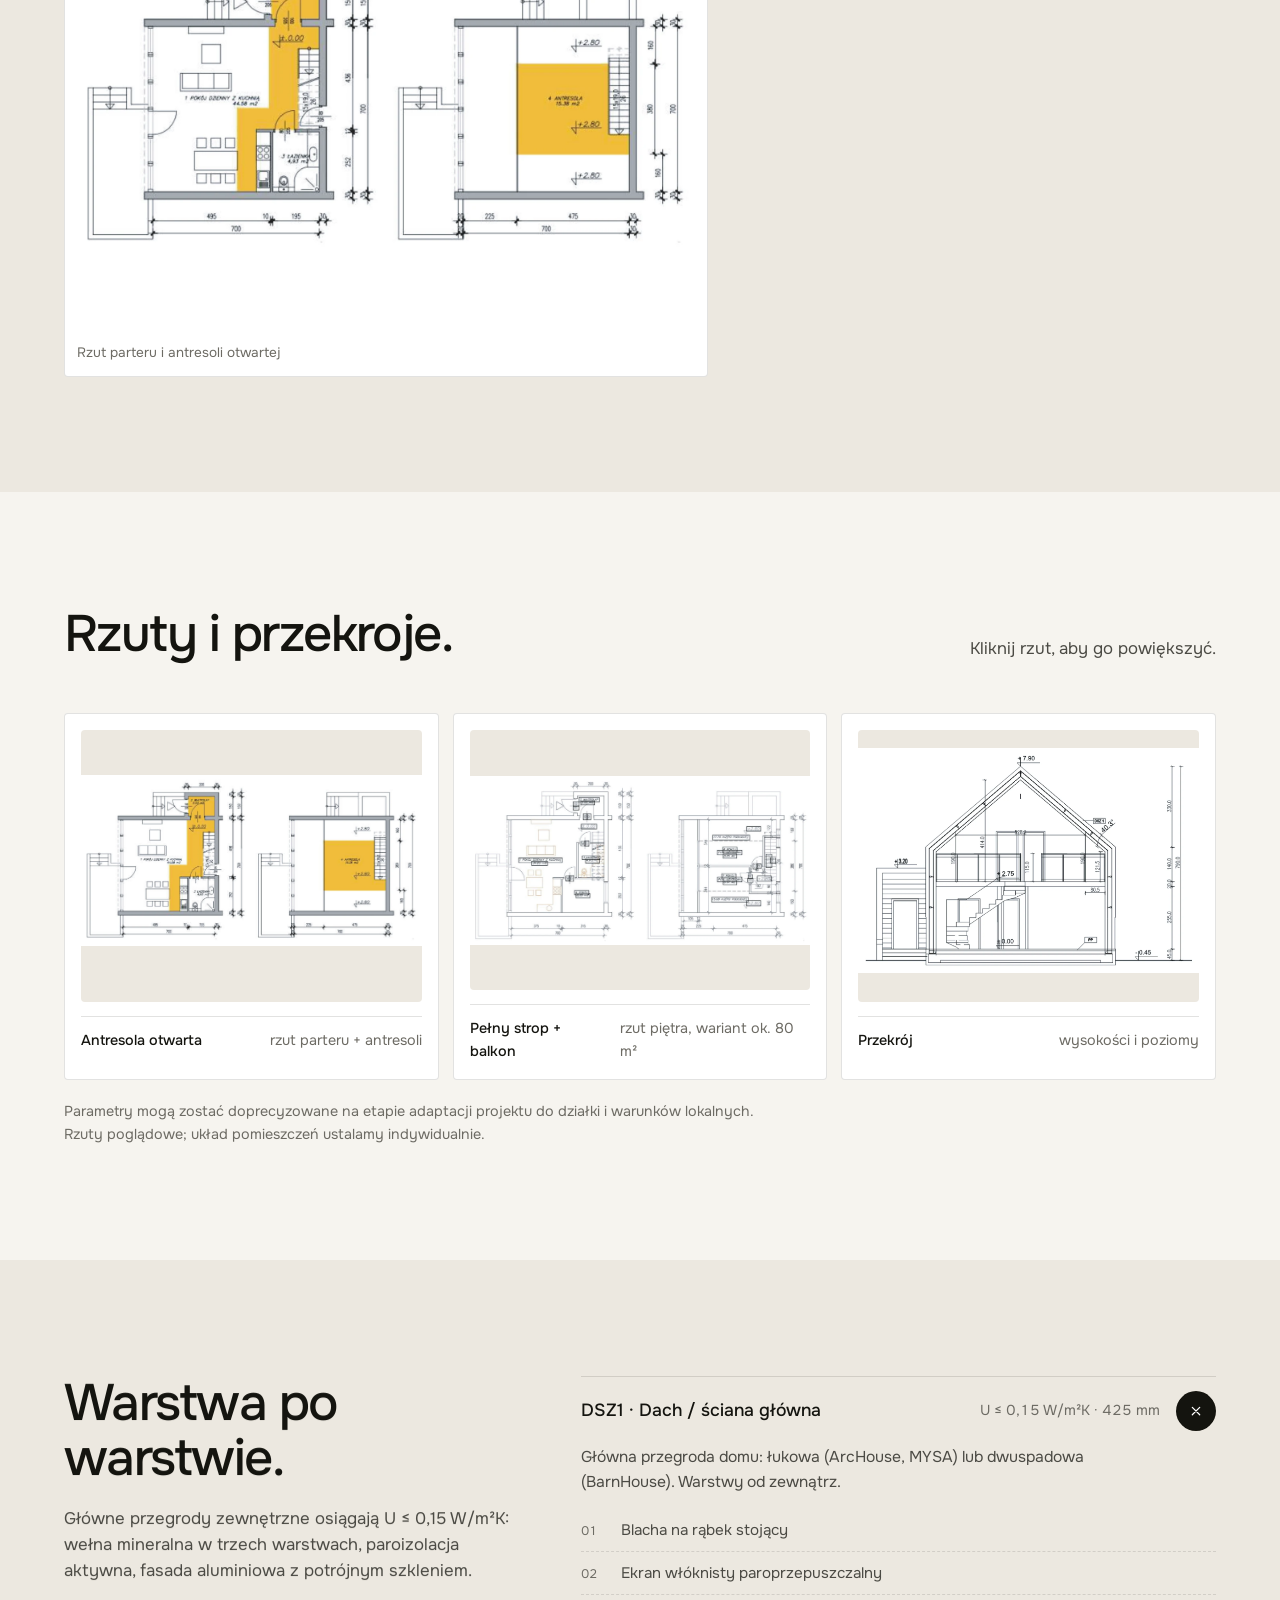
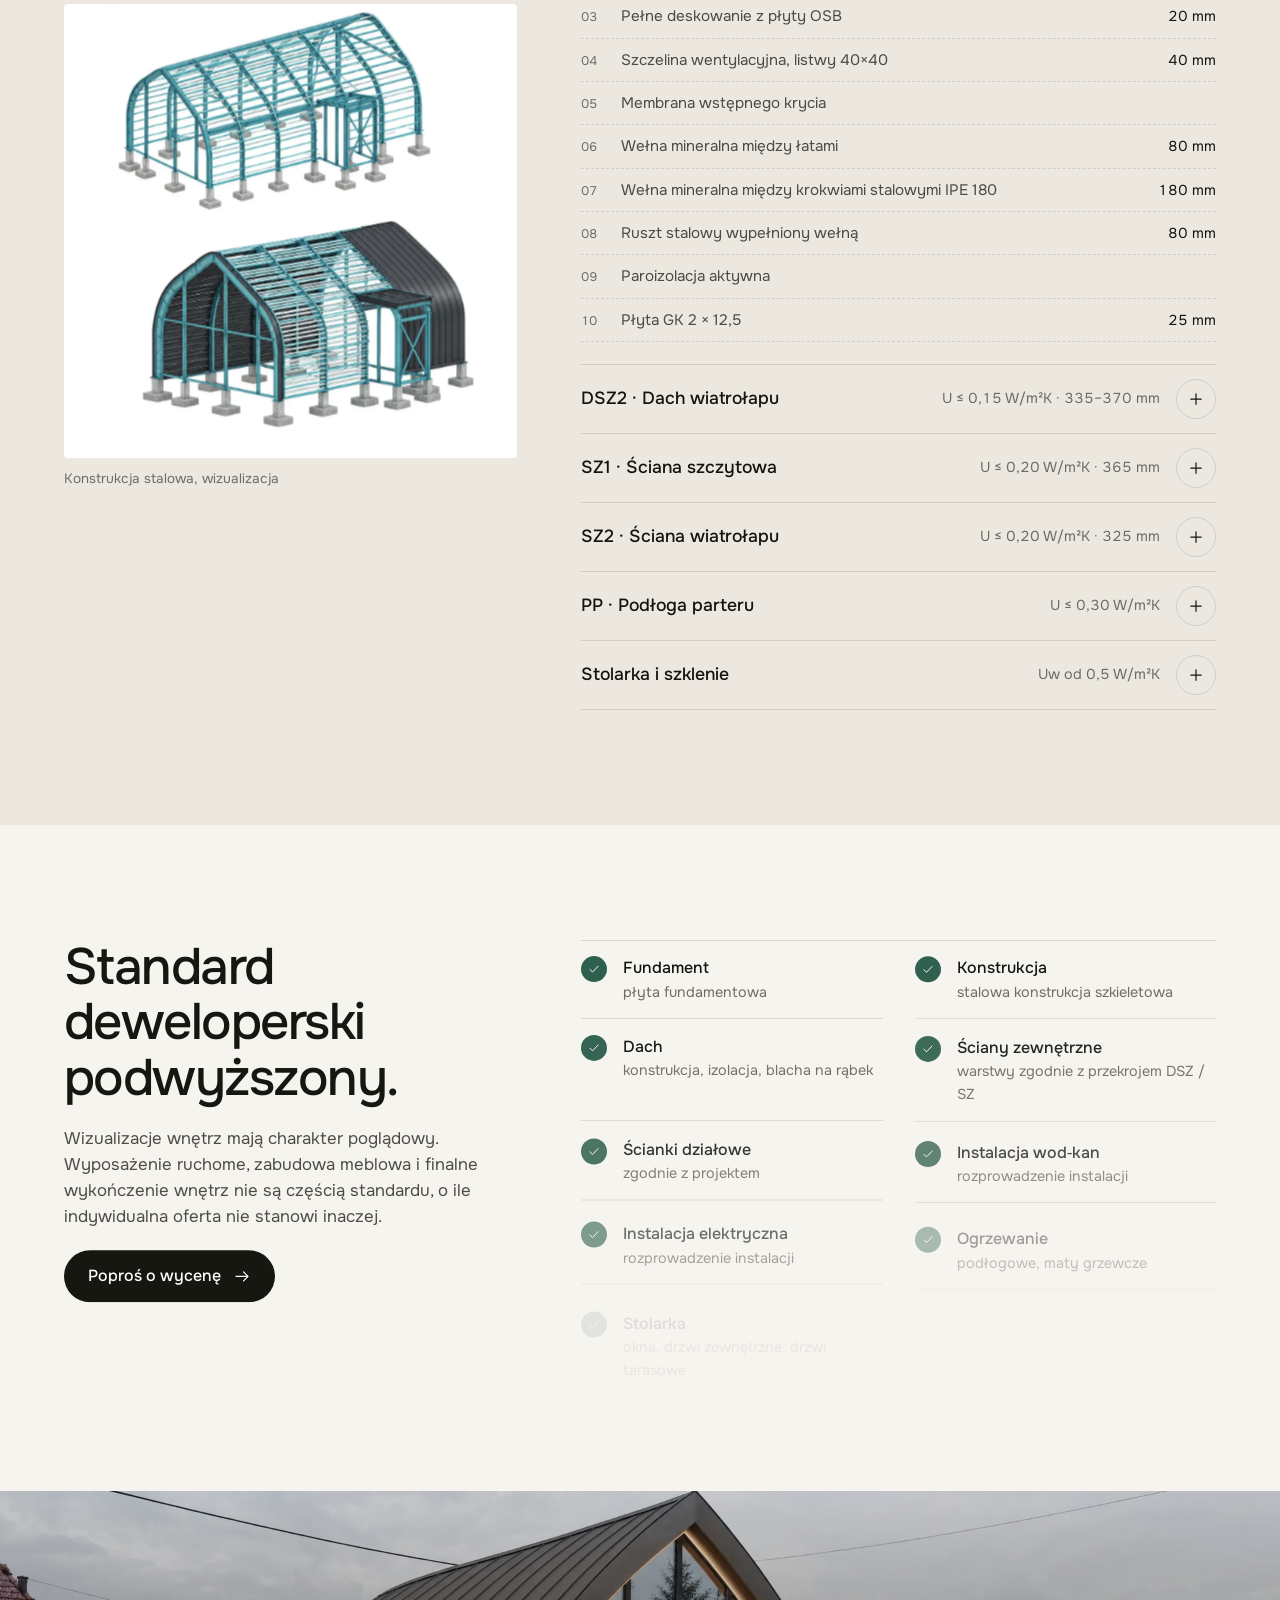
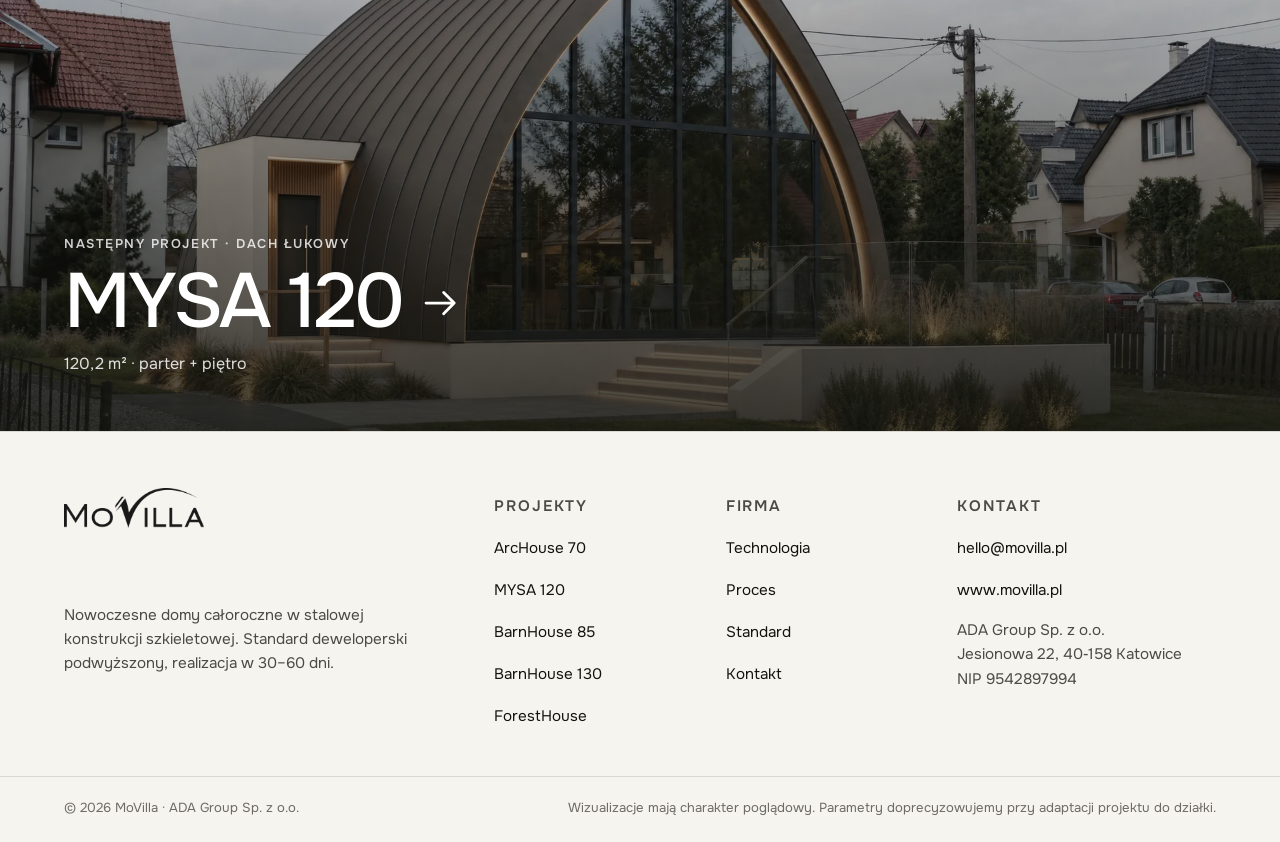
<file: projekty/archouse-70.html>
<!DOCTYPE html>
<html lang="pl">
<head>
<meta charset="utf-8">
<meta name="viewport" content="width=device-width, initial-scale=1, viewport-fit=cover">
<title>ArcHouse 70: Dach łukowy · MoVilla</title>
<meta name="description" content="Kompaktowy dom całoroczny z dachem łukowym. Parter z antresolą, przeszklony szczyt i standard deweloperski podwyższony.">
<meta property="og:title" content="ArcHouse 70: Dach łukowy · MoVilla">
<meta property="og:description" content="Kompaktowy dom całoroczny z dachem łukowym. Parter z antresolą, przeszklony szczyt i standard deweloperski podwyższony.">
<meta property="og:image" content="../img/arc70/hero.webp">
<meta name="theme-color" content="#F6F4EF">
<link rel="icon" href="../img/favicon-32.png" sizes="32x32">
<link rel="apple-touch-icon" href="../img/favicon-180.png">
<link rel="preconnect" href="https://fonts.googleapis.com">
<link rel="preconnect" href="https://fonts.gstatic.com" crossorigin>
<link href="https://fonts.googleapis.com/css2?family=Onest:wght@300;400;500;600;700&display=swap" rel="stylesheet">
<link rel="stylesheet" href="../css/style.css">
</head>
<body>
<a class="skip" href="#main">Przejdź do treści</a>
<header class="nav nav--light" id="nav">
  <div class="nav__in">
    <a class="nav__logo" href="../index.html" aria-label="MoVilla, strona główna"><img src="../img/logo.webp" alt="MoVilla" width="132" height="38"></a>
    <nav class="nav__links" aria-label="Menu główne">
      <a href="../index.html#projekty">Projekty</a>
      <a href="../index.html#technologia">Technologia</a>
      <a href="../index.html#proces">Proces</a>
      <a href="../index.html#standard">Standard</a>
      <a href="../index.html#kontakt">Kontakt</a>
    </nav>
    <a class="btn btn--sm nav__cta" href="../index.html#kontakt">Zapytaj o wycenę</a>
    <button class="nav__burger" type="button" aria-label="Otwórz menu" aria-expanded="false" aria-controls="menu"><span></span><span></span><span></span></button>
  </div>
</header>
<div class="menu" id="menu" aria-hidden="true">
  <nav class="menu__links" aria-label="Menu mobilne">
    <a href="../index.html#projekty">Projekty</a>
    <a href="../index.html#technologia">Technologia</a>
    <a href="../index.html#proces">Proces</a>
    <a href="../index.html#standard">Standard</a>
    <a href="../index.html#kontakt">Kontakt</a>
  </nav>
  <div class="menu__models">
    <span class="label">Projekty domów</span>
    <a href="../projekty/archouse-70.html">ArcHouse 70 <span>69,5 m²</span></a>
    <a href="../projekty/mysa-120.html">MYSA 120 <span>120,2 m²</span></a>
    <a href="../projekty/barnhouse-85.html">BarnHouse 85 <span>85 m²</span></a>
    <a href="../projekty/barnhouse-130.html">BarnHouse 130 <span>130 m²</span></a>
    <a href="../projekty/foresthouse.html">ForestHouse <span>90 m²</span></a>
  </div>
  <p class="menu__foot"><a href="mailto:hello@movilla.pl">hello@movilla.pl</a><span>Jesionowa 22, 40‑158 Katowice</span></p>
</div>

<main id="main">

<section class="phero">
  <div class="phero__media"><img src="../img/arc70/hero.webp" srcset="../img/arc70/hero-960.webp 960w, ../img/arc70/hero.webp 1920w" sizes="100vw" alt="ArcHouse 70, wizualizacja domu" fetchpriority="high" decoding="async" ></div>
  <div class="phero__content">
    <nav class="crumb" aria-label="Okruszki"><a href="../index.html">MoVilla</a><span>/</span><a href="../index.html#projekty">Projekty</a><span>/</span><span aria-current="page">ArcHouse 70</span></nav>
    <h1 class="phero__title">ArcHouse 70</h1>
    <p class="phero__sub">Kompaktowy dom całoroczny z dachem łukowym. Parter z antresolą, przeszklony szczyt i standard deweloperski podwyższony.</p>
  </div>
</section>
<div class="params"><div class="wrap params__grid"><div><b>69,50 <small>m²</small></b><span>powierzchnia całkowita</span></div><div><b>7,28 × 7,60 <small>m</small></b><span>wymiary w osiach konstrukcyjnych</span></div><div><b>6,9 <small>m</small></b><span>wysokość kalenicy</span></div><div><b>30–60 <small>dni</small></b><span>czas realizacji</span></div></div></div>

<section class="pintro">
  <div class="wrap pintro__grid">
    <div class="pintro__text" data-reveal>
      <h2 class="h2">Łuk, który otwiera przestrzeń.</h2>
      <p>ArcHouse 70 to całoroczny dom w technologii stalowej konstrukcji szkieletowej, zaprojektowany w charakterystycznej formie łukowego dachu. Bryła oparta na rzucie prostokąta, z przylegającym wiatrołapem w połowie ściany podłużnej.</p><p>Parter mieści otwartą strefę dzienną z kuchnią, łazienkę i wiatrołap. Antresola, przewidziana na około 2/3 długości budynku, to sypialnia, gabinet albo strefa relaksu, w wersji otwartej lub zamkniętej.</p><p>Propozycja dla osób, które szukają komfortowego, nowoczesnego domu w atrakcyjnej cenie: solidnie wykonanego i gotowego do wykończenia według własnych potrzeb.</p>
      <div class="pintro__actions"><a class="btn" href="../index.html#kontakt">Zapytaj o ten projekt <svg class="ic" viewBox="0 0 24 24" fill="none" stroke="currentColor" stroke-width="1.6" stroke-linecap="round" stroke-linejoin="round" aria-hidden="true"><path d="M4 12h16M14 6l6 6-6 6"/></svg></a><a class="lnk" href="#rzuty">Zobacz rzuty <svg class="ic" viewBox="0 0 24 24" fill="none" stroke="currentColor" stroke-width="1.6" stroke-linecap="round" stroke-linejoin="round" aria-hidden="true"><path d="M12 4v16M6 14l6 6 6-6"/></svg></a></div>
    </div>
    <dl class="ptable" data-reveal><div><dt>Powierzchnia parteru</dt><dd>54,12 m²</dd></div><div><dt>Powierzchnia antresoli</dt><dd>15,38 m²</dd></div><div><dt>Wysokość w kalenicy</dt><dd>ok. 6,9 m</dd></div><div><dt>Poziom parteru</dt><dd>+40 cm nad terenem</dd></div><div><dt>Podpiwniczenie</dt><dd>brak</dd></div><div><dt>Posadowienie</dt><dd>płyta fundamentowa</dd></div></dl>
  </div>
</section>

<section class="pg" aria-label="Galeria">
  <div class="wrap pg__grid"><figure class="pg__item" data-lightbox="../img/arc70/ext-2.webp" data-cap="Elewacja frontowa · wizualizacja"><span class="pg__img"><img src="../img/arc70/ext-2.webp" srcset="../img/arc70/ext-2-960.webp 960w, ../img/arc70/ext-2.webp 1920w" sizes="(max-width:760px) 100vw, 50vw" alt="ArcHouse 70, Elewacja frontowa, wizualizacja" loading="lazy" decoding="async" ></span><figcaption>Elewacja frontowa</figcaption><span class="pg__zoom" aria-hidden="true"><svg class="ic" viewBox="0 0 24 24" fill="none" stroke="currentColor" stroke-width="1.6" stroke-linecap="round" stroke-linejoin="round" aria-hidden="true"><circle cx="11" cy="11" r="6.5"/><path d="M16 16l4.5 4.5"/></svg></span></figure><figure class="pg__item" data-lightbox="../img/arc70/vertical.webp" data-cap="Przeszklony szczyt o zmierzchu · wizualizacja"><span class="pg__img"><img src="../img/arc70/vertical.webp" srcset="../img/arc70/vertical-960.webp 960w, ../img/arc70/vertical.webp 1920w" sizes="(max-width:760px) 100vw, 50vw" alt="ArcHouse 70, Przeszklony szczyt o zmierzchu, wizualizacja" loading="lazy" decoding="async" ></span><figcaption>Przeszklony szczyt o zmierzchu</figcaption><span class="pg__zoom" aria-hidden="true"><svg class="ic" viewBox="0 0 24 24" fill="none" stroke="currentColor" stroke-width="1.6" stroke-linecap="round" stroke-linejoin="round" aria-hidden="true"><circle cx="11" cy="11" r="6.5"/><path d="M16 16l4.5 4.5"/></svg></span></figure><figure class="pg__item" data-lightbox="../img/arc70/ext-4.webp" data-cap="Bryła w zabudowie · wizualizacja"><span class="pg__img"><img src="../img/arc70/ext-4.webp" srcset="../img/arc70/ext-4-960.webp 960w, ../img/arc70/ext-4.webp 1920w" sizes="(max-width:760px) 100vw, 50vw" alt="ArcHouse 70, Bryła w zabudowie, wizualizacja" loading="lazy" decoding="async" ></span><figcaption>Bryła w zabudowie</figcaption><span class="pg__zoom" aria-hidden="true"><svg class="ic" viewBox="0 0 24 24" fill="none" stroke="currentColor" stroke-width="1.6" stroke-linecap="round" stroke-linejoin="round" aria-hidden="true"><circle cx="11" cy="11" r="6.5"/><path d="M16 16l4.5 4.5"/></svg></span></figure><figure class="pg__item" data-lightbox="../img/arc70/lake-1.webp" data-cap="Nad wodą · wizualizacja"><span class="pg__img"><img src="../img/arc70/lake-1.webp" srcset="../img/arc70/lake-1-960.webp 960w, ../img/arc70/lake-1.webp 1920w" sizes="(max-width:760px) 100vw, 50vw" alt="ArcHouse 70, Nad wodą, wizualizacja" loading="lazy" decoding="async" ></span><figcaption>Nad wodą</figcaption><span class="pg__zoom" aria-hidden="true"><svg class="ic" viewBox="0 0 24 24" fill="none" stroke="currentColor" stroke-width="1.6" stroke-linecap="round" stroke-linejoin="round" aria-hidden="true"><circle cx="11" cy="11" r="6.5"/><path d="M16 16l4.5 4.5"/></svg></span></figure><figure class="pg__item" data-lightbox="../img/arc70/lake-2.webp" data-cap="Strefa wejściowa i taras · wizualizacja"><span class="pg__img"><img src="../img/arc70/lake-2.webp" srcset="../img/arc70/lake-2-960.webp 960w, ../img/arc70/lake-2.webp 1920w" sizes="(max-width:760px) 100vw, 50vw" alt="ArcHouse 70, Strefa wejściowa i taras, wizualizacja" loading="lazy" decoding="async" ></span><figcaption>Strefa wejściowa i taras</figcaption><span class="pg__zoom" aria-hidden="true"><svg class="ic" viewBox="0 0 24 24" fill="none" stroke="currentColor" stroke-width="1.6" stroke-linecap="round" stroke-linejoin="round" aria-hidden="true"><circle cx="11" cy="11" r="6.5"/><path d="M16 16l4.5 4.5"/></svg></span></figure></div>
</section>

<section class="pint">
  <div class="wrap sec-head" data-reveal><h2 class="h2">Przykładowa aranżacja wnętrz.</h2><p class="lead">Przewiń w bok. Kliknij zdjęcie, aby je powiększyć.</p></div>
  <div class="strip" tabindex="0"><figure class="strip__item" data-lightbox="../img/arc70/int-1.webp" data-cap="Wnętrze, aranżacja przykładowa"><span class="strip__img"><img src="../img/arc70/int-1.webp" srcset="../img/arc70/int-1-960.webp 960w, ../img/arc70/int-1.webp 1920w" sizes="(max-width:760px) 85vw, 40vw" alt="ArcHouse 70, wnętrze, aranżacja przykładowa" loading="lazy" decoding="async" ></span></figure><figure class="strip__item" data-lightbox="../img/arc70/int-3.webp" data-cap="Wnętrze, aranżacja przykładowa"><span class="strip__img"><img src="../img/arc70/int-3.webp" srcset="../img/arc70/int-3-960.webp 960w, ../img/arc70/int-3.webp 1920w" sizes="(max-width:760px) 85vw, 40vw" alt="ArcHouse 70, wnętrze, aranżacja przykładowa" loading="lazy" decoding="async" ></span></figure><figure class="strip__item" data-lightbox="../img/arc70/int-2.webp" data-cap="Wnętrze, aranżacja przykładowa"><span class="strip__img"><img src="../img/arc70/int-2.webp" srcset="../img/arc70/int-2-960.webp 960w, ../img/arc70/int-2.webp 1920w" sizes="(max-width:760px) 85vw, 40vw" alt="ArcHouse 70, wnętrze, aranżacja przykładowa" loading="lazy" decoding="async" ></span></figure><figure class="strip__item" data-lightbox="../img/arc70/int-4.webp" data-cap="Wnętrze, aranżacja przykładowa"><span class="strip__img"><img src="../img/arc70/int-4.webp" srcset="../img/arc70/int-4-960.webp 960w, ../img/arc70/int-4.webp 1920w" sizes="(max-width:760px) 85vw, 40vw" alt="ArcHouse 70, wnętrze, aranżacja przykładowa" loading="lazy" decoding="async" ></span></figure></div>
  <p class="wrap note">Wizualizacje wnętrz mają charakter poglądowy i przedstawiają przykładową aranżację.</p>
</section>

<section class="variants" id="warianty">
  <div class="wrap">
    <div class="sec-head" data-reveal><h2 class="h2">Warianty i konfiguracje.</h2><p class="lead">Dopasuj układ do swoich potrzeb. Wybierz wariant, aby zobaczyć rzut lub wizualizację.</p></div>
    <div class="tabs" role="tablist" aria-label="Warianty"><button class="tab is-active" type="button" role="tab" id="tab-0" aria-selected="true" aria-controls="panel-0"><span class="tab__title">Antresola otwarta</span><span class="tab__chip">w standardzie</span></button><button class="tab" type="button" role="tab" id="tab-1" aria-selected="false" aria-controls="panel-1"><span class="tab__title">Pełny strop + balkon</span><span class="tab__chip">opcja</span></button><button class="tab" type="button" role="tab" id="tab-2" aria-selected="false" aria-controls="panel-2"><span class="tab__title">Antresola zamknięta</span><span class="tab__chip">opcja</span></button><button class="tab" type="button" role="tab" id="tab-3" aria-selected="false" aria-controls="panel-3"><span class="tab__title">Garaż lub garaż z tarasem</span><span class="tab__chip">opcja dodatkowa</span></button></div>
    <div class="tabpanels"><div class="tabpanel is-active" role="tabpanel" id="panel-0" aria-labelledby="tab-0"><figure class="tabpanel__img"><img src="../img/arc70/plan-open.webp" alt="Rzut parteru i antresoli otwartej" loading="lazy" decoding="async"><figcaption>Rzut parteru i antresoli otwartej</figcaption></figure><p>Otwarta antresola połączona wizualnie z salonem: lekkość, optyczne powiększenie i lepsze doświetlenie. Sypialnia, gabinet lub strefa relaksu.</p></div><div class="tabpanel" role="tabpanel" id="panel-1" aria-labelledby="tab-1" hidden><figure class="tabpanel__img"><img src="../img/arc70/plan-open.webp" alt="Rzut piętra, pełny strop" loading="lazy" decoding="async"><figcaption>Rzut piętra, pełny strop</figcaption></figure><p>Pełnowymiarowe piętro jako prywatna strefa z sypialniami, garderobą, łazienką lub gabinetem. Opcja z balkonem lub bez. Wariant ok. 80 m².</p></div><div class="tabpanel" role="tabpanel" id="panel-2" aria-labelledby="tab-2" hidden><figure class="tabpanel__img"><img src="../img/arc70/plan-open.webp" alt="Rzut antresoli zamkniętej" loading="lazy" decoding="async"><figcaption>Rzut antresoli zamkniętej</figcaption></figure><p>Wydzielona przestrzeń na piętrze, więcej prywatności i komfortu. Sypialnia, gabinet, pokój dziecięcy.</p></div><div class="tabpanel" role="tabpanel" id="panel-3" aria-labelledby="tab-3" hidden><figure class="tabpanel__img"><img src="../img/arc70/garage.webp" alt="Wizualizacja z garażem" loading="lazy" decoding="async"><figcaption>Wizualizacja z garażem</figcaption></figure><p>Do każdego modelu można dodać garaż albo garaż z tarasem na dachu.</p></div></div>
  </div>
</section>

<section class="plans" id="rzuty">
  <div class="wrap">
    <div class="sec-head" data-reveal><h2 class="h2">Rzuty i przekroje.</h2><p class="lead">Kliknij rzut, aby go powiększyć.</p></div>
    <div class="plans__grid"><figure class="plan" data-lightbox="../img/arc70/plan-open.webp" data-cap="Antresola otwarta"><span class="plan__img"><img src="../img/arc70/plan-open.webp" alt="ArcHouse 70, Antresola otwarta" loading="lazy" decoding="async"></span><figcaption><b>Antresola otwarta</b><span>rzut parteru + antresoli</span></figcaption></figure><figure class="plan" data-lightbox="../img/arc70/plan-full.webp" data-cap="Pełny strop + balkon"><span class="plan__img"><img src="../img/arc70/plan-full.webp" alt="ArcHouse 70, Pełny strop + balkon" loading="lazy" decoding="async"></span><figcaption><b>Pełny strop + balkon</b><span>rzut piętra, wariant ok. 80 m²</span></figcaption></figure><figure class="plan" data-lightbox="../img/arc70/section.webp" data-cap="Przekrój"><span class="plan__img"><img src="../img/arc70/section.webp" alt="ArcHouse 70, Przekrój" loading="lazy" decoding="async"></span><figcaption><b>Przekrój</b><span>wysokości i poziomy</span></figcaption></figure></div>
    <p class="note">Parametry mogą zostać doprecyzowane na etapie adaptacji projektu do działki i warunków lokalnych. Rzuty poglądowe; układ pomieszczeń ustalamy indywidualnie.</p>
  </div>
</section>

<section class="spec" id="technologia">
  <div class="wrap spec__grid">
    <div class="spec__side" data-reveal>
      <h2 class="h2">Warstwa po warstwie.</h2>
      <p class="lead">Główne przegrody zewnętrzne osiągają U ≤ 0,15 W/m²K: wełna mineralna w trzech warstwach, paroizolacja aktywna, fasada aluminiowa z potrójnym szkleniem.</p>
      <figure class="reveal"><span class="reveal__img"><img src="../img/common/frame.webp" srcset="../img/common/frame-960.webp 960w, ../img/common/frame.webp 1920w" sizes="(max-width:760px) 100vw, 40vw" alt="Konstrukcja stalowa MoVilla" loading="lazy" decoding="async" ></span><figcaption>Konstrukcja stalowa, wizualizacja</figcaption></figure>
    </div>
    <div class="acc" data-reveal><div class="acc__item"><h3><button class="acc__btn" type="button" aria-expanded="false" aria-controls="acc-0" id="accb-0"><span class="acc__t">DSZ1 · Dach / ściana główna</span><span class="acc__u">U ≤ 0,15 W/m²K · 425 mm</span><span class="acc__plus"><svg class="ic" viewBox="0 0 24 24" fill="none" stroke="currentColor" stroke-width="1.6" stroke-linecap="round" stroke-linejoin="round" aria-hidden="true"><path d="M12 5v14M5 12h14"/></svg></span></button></h3>
        <div class="acc__panel" id="acc-0" role="region" aria-labelledby="accb-0"><div class="acc__in"><p>Główna przegroda domu: łukowa (ArcHouse, MYSA) lub dwuspadowa (BarnHouse). Warstwy od zewnątrz.</p><ol class=layers><li><span>Blacha na rąbek stojący</span><span class="num"></span></li><li><span>Ekran włóknisty paroprzepuszczalny</span><span class="num"></span></li><li><span>Pełne deskowanie z płyty OSB</span><span class="num">20 mm</span></li><li><span>Szczelina wentylacyjna, listwy 40×40</span><span class="num">40 mm</span></li><li><span>Membrana wstępnego krycia</span><span class="num"></span></li><li><span>Wełna mineralna między łatami</span><span class="num">80 mm</span></li><li><span>Wełna mineralna między krokwiami stalowymi IPE 180</span><span class="num">180 mm</span></li><li><span>Ruszt stalowy wypełniony wełną</span><span class="num">80 mm</span></li><li><span>Paroizolacja aktywna</span><span class="num"></span></li><li><span>Płyta GK 2 × 12,5</span><span class="num">25 mm</span></li></ol></div></div></div><div class="acc__item"><h3><button class="acc__btn" type="button" aria-expanded="false" aria-controls="acc-1" id="accb-1"><span class="acc__t">DSZ2 · Dach wiatrołapu</span><span class="acc__u">U ≤ 0,15 W/m²K · 335–370 mm</span><span class="acc__plus"><svg class="ic" viewBox="0 0 24 24" fill="none" stroke="currentColor" stroke-width="1.6" stroke-linecap="round" stroke-linejoin="round" aria-hidden="true"><path d="M12 5v14M5 12h14"/></svg></span></button></h3>
        <div class="acc__panel" id="acc-1" role="region" aria-labelledby="accb-1"><div class="acc__in"><ol class=layers><li><span>Blacha na rąbek stojący</span><span class="num"></span></li><li><span>Ekran włóknisty paroprzepuszczalny</span><span class="num"></span></li><li><span>Pełne deskowanie z płyty OSB</span><span class="num">20 mm</span></li><li><span>Szczelina wentylacyjna, listwy 40×40</span><span class="num">40 mm</span></li><li><span>Membrana wstępnego krycia</span><span class="num"></span></li><li><span>Wełna mineralna między łatami</span><span class="num">90–130 mm</span></li><li><span>Wełna mineralna między krokwiami stalowymi</span><span class="num">160 mm</span></li><li><span>Paroizolacja aktywna</span><span class="num"></span></li><li><span>Płyta GK 2 × 12,5</span><span class="num">25 mm</span></li></ol></div></div></div><div class="acc__item"><h3><button class="acc__btn" type="button" aria-expanded="false" aria-controls="acc-2" id="accb-2"><span class="acc__t">SZ1 · Ściana szczytowa</span><span class="acc__u">U ≤ 0,20 W/m²K · 365 mm</span><span class="acc__plus"><svg class="ic" viewBox="0 0 24 24" fill="none" stroke="currentColor" stroke-width="1.6" stroke-linecap="round" stroke-linejoin="round" aria-hidden="true"><path d="M12 5v14M5 12h14"/></svg></span></button></h3>
        <div class="acc__panel" id="acc-2" role="region" aria-labelledby="accb-2"><div class="acc__in"><p>Przeszklona lub pełna ściana szczytowa z drewnianą elewacją.</p><ol class=layers><li><span>Deski elewacyjne</span><span class="num">20 mm</span></li><li><span>Łaty, szczelina wentylacyjna 40×40</span><span class="num">40 mm</span></li><li><span>Płyta drzewna otwarta dyfuzyjnie</span><span class="num">20 mm</span></li><li><span>Konstrukcja stalowa 90 + kontrłaty 80, wełna mineralna</span><span class="num">170 mm</span></li><li><span>Profile stalowe 90, wełna mineralna</span><span class="num">90 mm</span></li><li><span>Paroizolacja aktywna</span><span class="num"></span></li><li><span>Płyta GK 2 × 12,5</span><span class="num">25 mm</span></li></ol></div></div></div><div class="acc__item"><h3><button class="acc__btn" type="button" aria-expanded="false" aria-controls="acc-3" id="accb-3"><span class="acc__t">SZ2 · Ściana wiatrołapu</span><span class="acc__u">U ≤ 0,20 W/m²K · 325 mm</span><span class="acc__plus"><svg class="ic" viewBox="0 0 24 24" fill="none" stroke="currentColor" stroke-width="1.6" stroke-linecap="round" stroke-linejoin="round" aria-hidden="true"><path d="M12 5v14M5 12h14"/></svg></span></button></h3>
        <div class="acc__panel" id="acc-3" role="region" aria-labelledby="accb-3"><div class="acc__in"><ol class=layers><li><span>Panele lub deski elewacyjne</span><span class="num">20 mm</span></li><li><span>Łaty, szczelina wentylacyjna 40×40</span><span class="num">40 mm</span></li><li><span>Płyta drzewna otwarta dyfuzyjnie</span><span class="num">20 mm</span></li><li><span>Kontrłaty drewniane 60, wełna mineralna</span><span class="num">60 mm</span></li><li><span>Łaty drewniane 80, wełna mineralna</span><span class="num">80 mm</span></li><li><span>Konstrukcja stalowa 80, wełna mineralna</span><span class="num">80 mm</span></li><li><span>Paroizolacja aktywna</span><span class="num"></span></li><li><span>Płyta GK 2 × 12,5</span><span class="num">25 mm</span></li></ol></div></div></div><div class="acc__item"><h3><button class="acc__btn" type="button" aria-expanded="false" aria-controls="acc-4" id="accb-4"><span class="acc__t">PP · Podłoga parteru</span><span class="acc__u">U ≤ 0,30 W/m²K</span><span class="acc__plus"><svg class="ic" viewBox="0 0 24 24" fill="none" stroke="currentColor" stroke-width="1.6" stroke-linecap="round" stroke-linejoin="round" aria-hidden="true"><path d="M12 5v14M5 12h14"/></svg></span></button></h3>
        <div class="acc__panel" id="acc-4" role="region" aria-labelledby="accb-4"><div class="acc__in"><p>Warstwa wykończeniowa (parkiet, terakota) po stronie inwestora, o ile oferta nie stanowi inaczej.</p><ol class=layers><li><span>Warstwa wykończeniowa inwestora</span><span class="num">ok. 20 mm</span></li><li><span>Wylewka cementowa, jastrych</span><span class="num">60 mm</span></li><li><span>Ogrzewanie podłogowe</span><span class="num"></span></li><li><span>Folia izolacyjna</span><span class="num"></span></li><li><span>Styropian podłogowy EPS</span><span class="num">120 mm</span></li><li><span>Izolacja przeciwwilgociowa, folia budowlana</span><span class="num"></span></li><li><span>Płyta fundamentowa wg projektu</span><span class="num">250 mm</span></li><li><span>2 × folia budowlana na zakład</span><span class="num"></span></li><li><span>Styrodur 4000 CS</span><span class="num">200 mm</span></li><li><span>Chudy beton B10</span><span class="num">100 mm</span></li><li><span>Podbudowa: tłuczeń, pospółka</span><span class="num">300–400 mm</span></li></ol></div></div></div><div class="acc__item"><h3><button class="acc__btn" type="button" aria-expanded="false" aria-controls="acc-5" id="accb-5"><span class="acc__t">Stolarka i szklenie</span><span class="acc__u">Uw od 0,5 W/m²K</span><span class="acc__plus"><svg class="ic" viewBox="0 0 24 24" fill="none" stroke="currentColor" stroke-width="1.6" stroke-linecap="round" stroke-linejoin="round" aria-hidden="true"><path d="M12 5v14M5 12h14"/></svg></span></button></h3>
        <div class="acc__panel" id="acc-5" role="region" aria-labelledby="accb-5"><div class="acc__in"><p>Fasada słupowo‑ryglowa RAL 7016 w systemie MC WALL ALIPLAST, okna GENESIS ALIPLAST. Szklenie potrójne; grubość i typ szkła dobierane do strefy wiatrowej (powłoki Antisol, Cool Light, Sun Guard). Statyka wg PN‑EN 1991‑1‑3 i 1991‑1‑4.</p></div></div></div></div>
  </div>
</section>

<section class="standard" id="standard">
  <div class="wrap standard__grid">
    <div class="standard__text" data-reveal>
      <h2 class="h2">Standard deweloperski podwyższony.</h2>
      <p class="lead">Wizualizacje wnętrz mają charakter poglądowy. Wyposażenie ruchome, zabudowa meblowa i finalne wykończenie wnętrz nie są częścią standardu, o ile indywidualna oferta nie stanowi inaczej.</p>
      <a class="btn" href="../index.html#kontakt">Poproś o wycenę <svg class="ic" viewBox="0 0 24 24" fill="none" stroke="currentColor" stroke-width="1.6" stroke-linecap="round" stroke-linejoin="round" aria-hidden="true"><path d="M4 12h16M14 6l6 6-6 6"/></svg></a>
    </div>
    <ul class="checklist" data-stagger><li><span class="chk"><svg class="ic" viewBox="0 0 24 24" fill="none" stroke="currentColor" stroke-width="1.6" stroke-linecap="round" stroke-linejoin="round" aria-hidden="true"><path d="M5 12.5l4.5 4.5L19 7"/></svg></span><span><b>Fundament</b><small>płyta fundamentowa</small></span></li><li><span class="chk"><svg class="ic" viewBox="0 0 24 24" fill="none" stroke="currentColor" stroke-width="1.6" stroke-linecap="round" stroke-linejoin="round" aria-hidden="true"><path d="M5 12.5l4.5 4.5L19 7"/></svg></span><span><b>Konstrukcja</b><small>stalowa konstrukcja szkieletowa</small></span></li><li><span class="chk"><svg class="ic" viewBox="0 0 24 24" fill="none" stroke="currentColor" stroke-width="1.6" stroke-linecap="round" stroke-linejoin="round" aria-hidden="true"><path d="M5 12.5l4.5 4.5L19 7"/></svg></span><span><b>Dach</b><small>konstrukcja, izolacja, blacha na rąbek</small></span></li><li><span class="chk"><svg class="ic" viewBox="0 0 24 24" fill="none" stroke="currentColor" stroke-width="1.6" stroke-linecap="round" stroke-linejoin="round" aria-hidden="true"><path d="M5 12.5l4.5 4.5L19 7"/></svg></span><span><b>Ściany zewnętrzne</b><small>warstwy zgodnie z przekrojem DSZ / SZ</small></span></li><li><span class="chk"><svg class="ic" viewBox="0 0 24 24" fill="none" stroke="currentColor" stroke-width="1.6" stroke-linecap="round" stroke-linejoin="round" aria-hidden="true"><path d="M5 12.5l4.5 4.5L19 7"/></svg></span><span><b>Ścianki działowe</b><small>zgodnie z projektem</small></span></li><li><span class="chk"><svg class="ic" viewBox="0 0 24 24" fill="none" stroke="currentColor" stroke-width="1.6" stroke-linecap="round" stroke-linejoin="round" aria-hidden="true"><path d="M5 12.5l4.5 4.5L19 7"/></svg></span><span><b>Instalacja wod‑kan</b><small>rozprowadzenie instalacji</small></span></li><li><span class="chk"><svg class="ic" viewBox="0 0 24 24" fill="none" stroke="currentColor" stroke-width="1.6" stroke-linecap="round" stroke-linejoin="round" aria-hidden="true"><path d="M5 12.5l4.5 4.5L19 7"/></svg></span><span><b>Instalacja elektryczna</b><small>rozprowadzenie instalacji</small></span></li><li><span class="chk"><svg class="ic" viewBox="0 0 24 24" fill="none" stroke="currentColor" stroke-width="1.6" stroke-linecap="round" stroke-linejoin="round" aria-hidden="true"><path d="M5 12.5l4.5 4.5L19 7"/></svg></span><span><b>Ogrzewanie</b><small>podłogowe, maty grzewcze</small></span></li><li><span class="chk"><svg class="ic" viewBox="0 0 24 24" fill="none" stroke="currentColor" stroke-width="1.6" stroke-linecap="round" stroke-linejoin="round" aria-hidden="true"><path d="M5 12.5l4.5 4.5L19 7"/></svg></span><span><b>Stolarka</b><small>okna, drzwi zewnętrzne, drzwi tarasowe</small></span></li><li><span class="chk"><svg class="ic" viewBox="0 0 24 24" fill="none" stroke="currentColor" stroke-width="1.6" stroke-linecap="round" stroke-linejoin="round" aria-hidden="true"><path d="M5 12.5l4.5 4.5L19 7"/></svg></span><span><b>Wnętrze</b><small>przygotowane do prac wykończeniowych</small></span></li></ul>
  </div>
</section>

<a class="pnext" href="../projekty/mysa-120.html">
  <span class="pnext__media"><img src="../img/mysa120/hero.webp" srcset="../img/mysa120/hero-960.webp 960w, ../img/mysa120/hero.webp 1920w" sizes="100vw" alt="MYSA 120, wizualizacja" loading="lazy" decoding="async" ></span>
  <span class="pnext__content wrap"><span class="label label--light">Następny projekt · Dach łukowy</span><span class="pnext__title">MYSA 120 <svg class="ic" viewBox="0 0 24 24" fill="none" stroke="currentColor" stroke-width="1.6" stroke-linecap="round" stroke-linejoin="round" aria-hidden="true"><path d="M4 12h16M14 6l6 6-6 6"/></svg></span><span class="pnext__meta">120,2 m² · parter + piętro</span></span>
</a>

</main>
<footer class="footer">
  <div class="footer__in">
    <div class="footer__brand">
      <img src="../img/logo.webp" alt="MoVilla" width="150" height="43">
      <p>Nowoczesne domy całoroczne w stalowej konstrukcji szkieletowej. Standard deweloperski podwyższony, realizacja w 30–60 dni.</p>
    </div>
    <div class="footer__col"><span class="label">Projekty</span>
      <a href="../projekty/archouse-70.html">ArcHouse 70</a><a href="../projekty/mysa-120.html">MYSA 120</a>
      <a href="../projekty/barnhouse-85.html">BarnHouse 85</a><a href="../projekty/barnhouse-130.html">BarnHouse 130</a>
      <a href="../projekty/foresthouse.html">ForestHouse</a></div>
    <div class="footer__col"><span class="label">Firma</span>
      <a href="../index.html#technologia">Technologia</a><a href="../index.html#proces">Proces</a>
      <a href="../index.html#standard">Standard</a><a href="../index.html#kontakt">Kontakt</a></div>
    <div class="footer__col"><span class="label">Kontakt</span>
      <a href="mailto:hello@movilla.pl">hello@movilla.pl</a><a href="https://www.movilla.pl" target="_blank" rel="noopener">www.movilla.pl</a>
      <span>ADA Group Sp. z o.o.<br>Jesionowa 22, 40‑158 Katowice<br>NIP 9542897994</span></div>
  </div>
  <div class="footer__bottom"><span>© 2026 MoVilla · ADA Group Sp. z o.o.</span><span>Wizualizacje mają charakter poglądowy. Parametry doprecyzowujemy przy adaptacji projektu do działki.</span></div>
</footer>
<div class="mobile-cta"><a class="btn" href="../index.html#kontakt">Zapytaj o wycenę <svg class="ic" viewBox="0 0 24 24" fill="none" stroke="currentColor" stroke-width="1.6" stroke-linecap="round" stroke-linejoin="round" aria-hidden="true"><path d="M4 12h16M14 6l6 6-6 6"/></svg></a></div>
<div class="lightbox" role="dialog" aria-modal="true" aria-label="Podgląd zdjęcia" hidden>
  <button class="lightbox__close" type="button" aria-label="Zamknij podgląd"><svg class="ic" viewBox="0 0 24 24" fill="none" stroke="currentColor" stroke-width="1.6" stroke-linecap="round" stroke-linejoin="round" aria-hidden="true"><path d="M6 6l12 12M18 6L6 18"/></svg></button>
  <button class="lightbox__nav lightbox__nav--prev" type="button" aria-label="Poprzednie zdjęcie"><svg class="ic" viewBox="0 0 24 24" fill="none" stroke="currentColor" stroke-width="1.6" stroke-linecap="round" stroke-linejoin="round" aria-hidden="true"><path d="M20 12H4M10 6l-6 6 6 6"/></svg></button>
  <figure><img src="[data-uri]" alt=""><figcaption></figcaption></figure>
  <button class="lightbox__nav lightbox__nav--next" type="button" aria-label="Następne zdjęcie"><svg class="ic" viewBox="0 0 24 24" fill="none" stroke="currentColor" stroke-width="1.6" stroke-linecap="round" stroke-linejoin="round" aria-hidden="true"><path d="M4 12h16M14 6l6 6-6 6"/></svg></button>
</div>
<script src="../js/vendor/gsap.min.js"></script>
<script src="../js/vendor/ScrollTrigger.min.js"></script>
<script src="../js/main.js"></script>
</body>
</html>
</file>
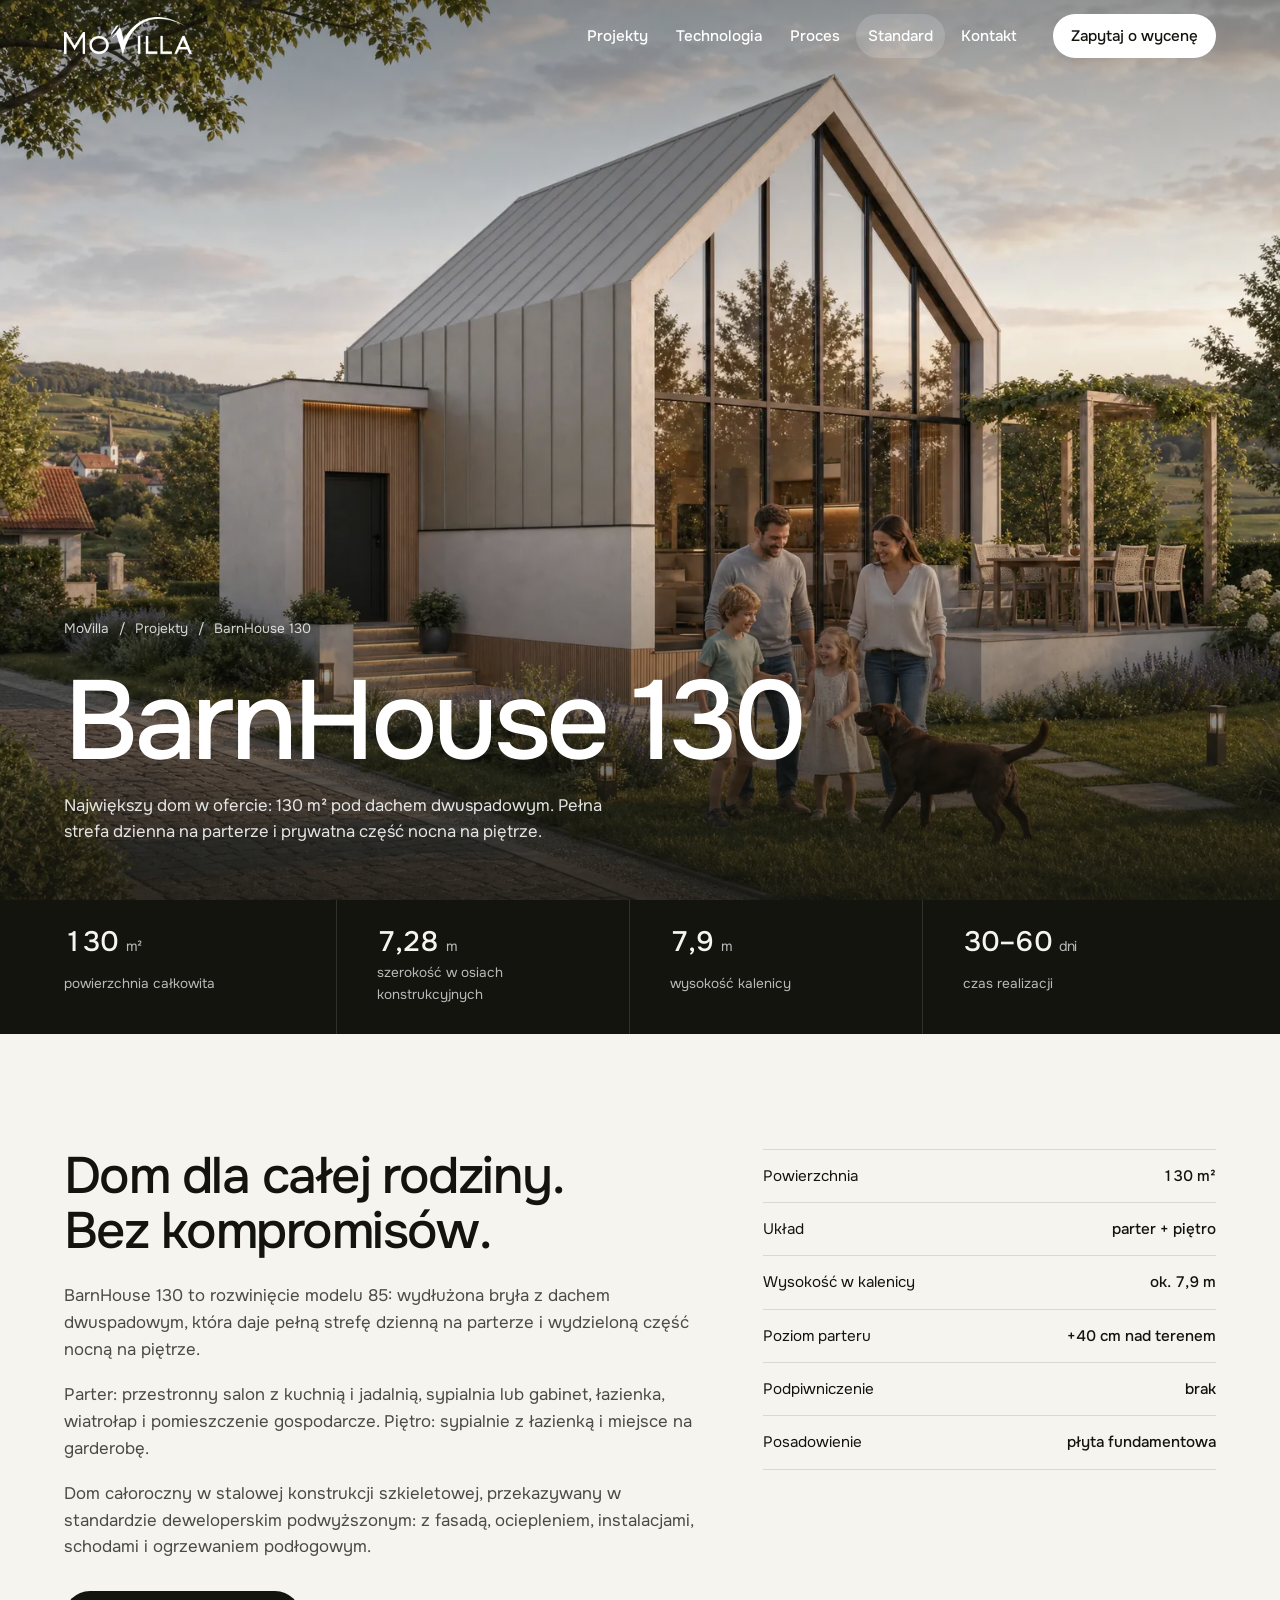
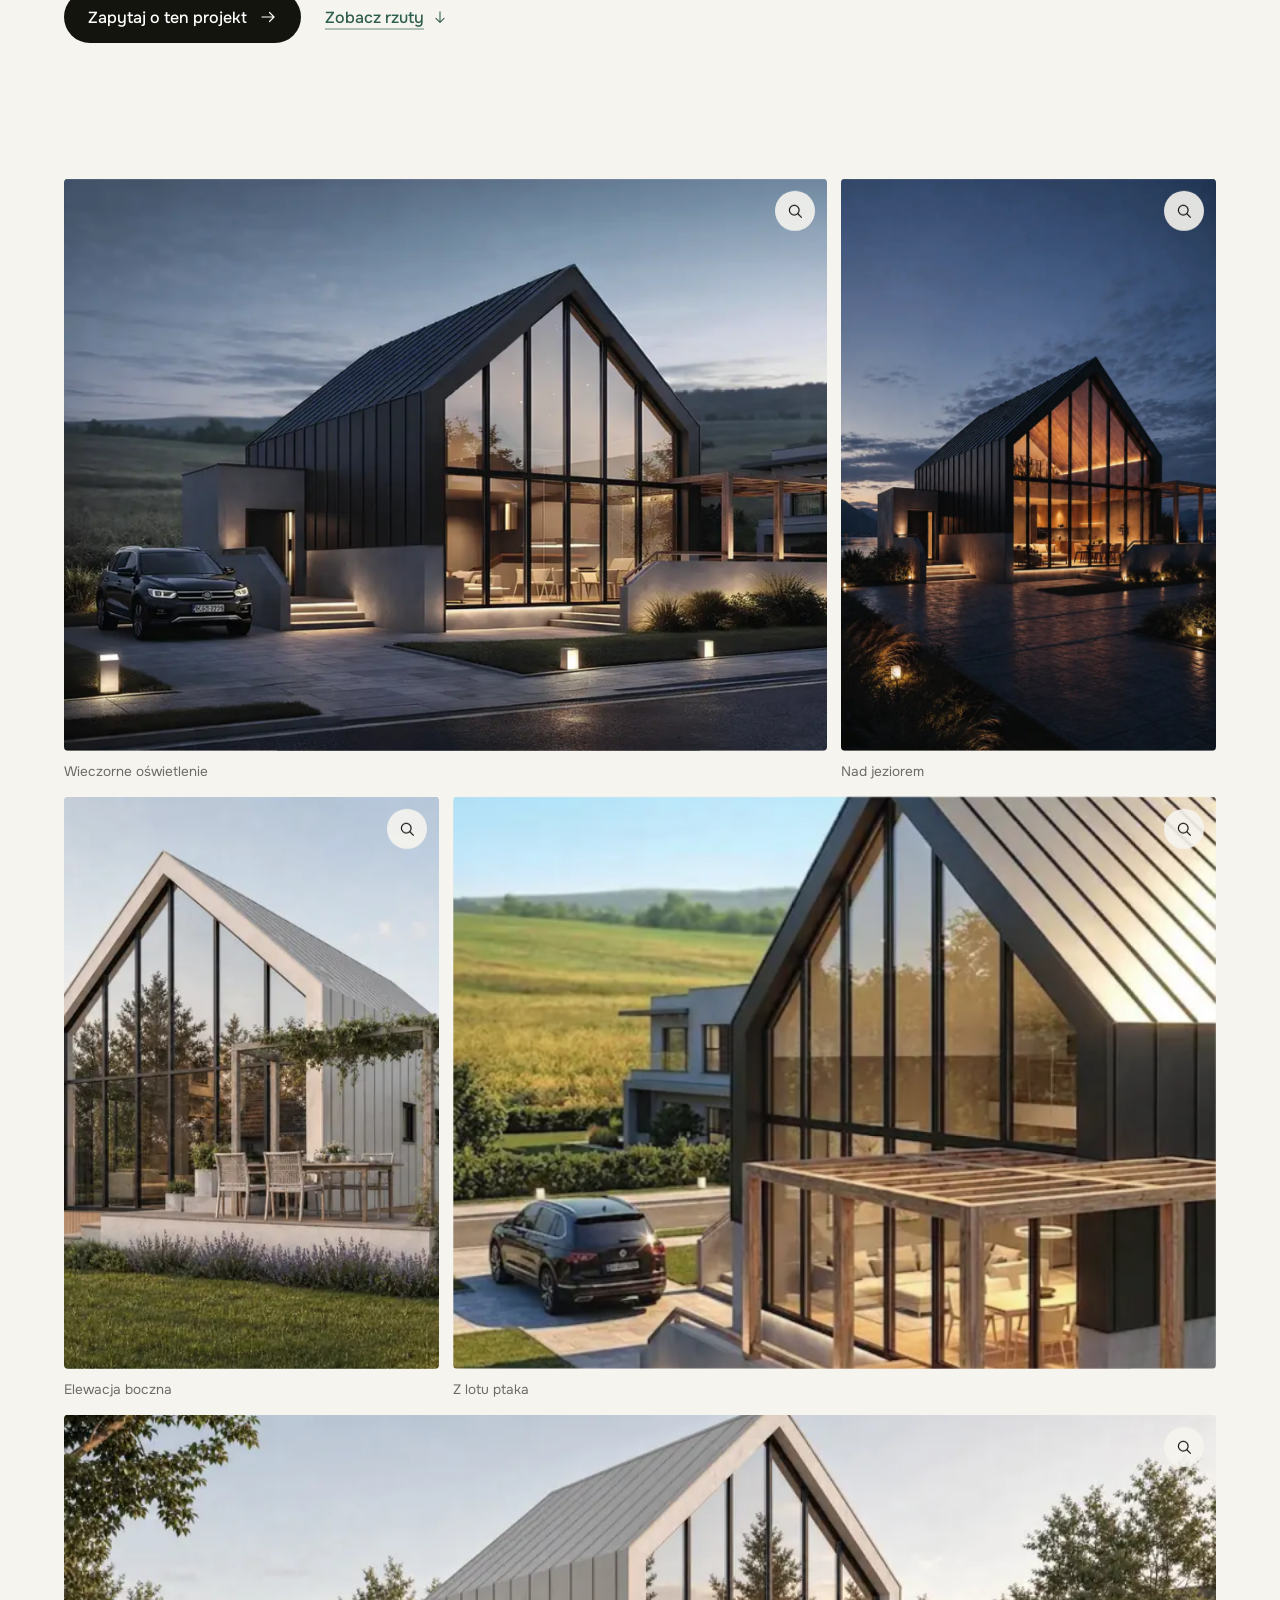
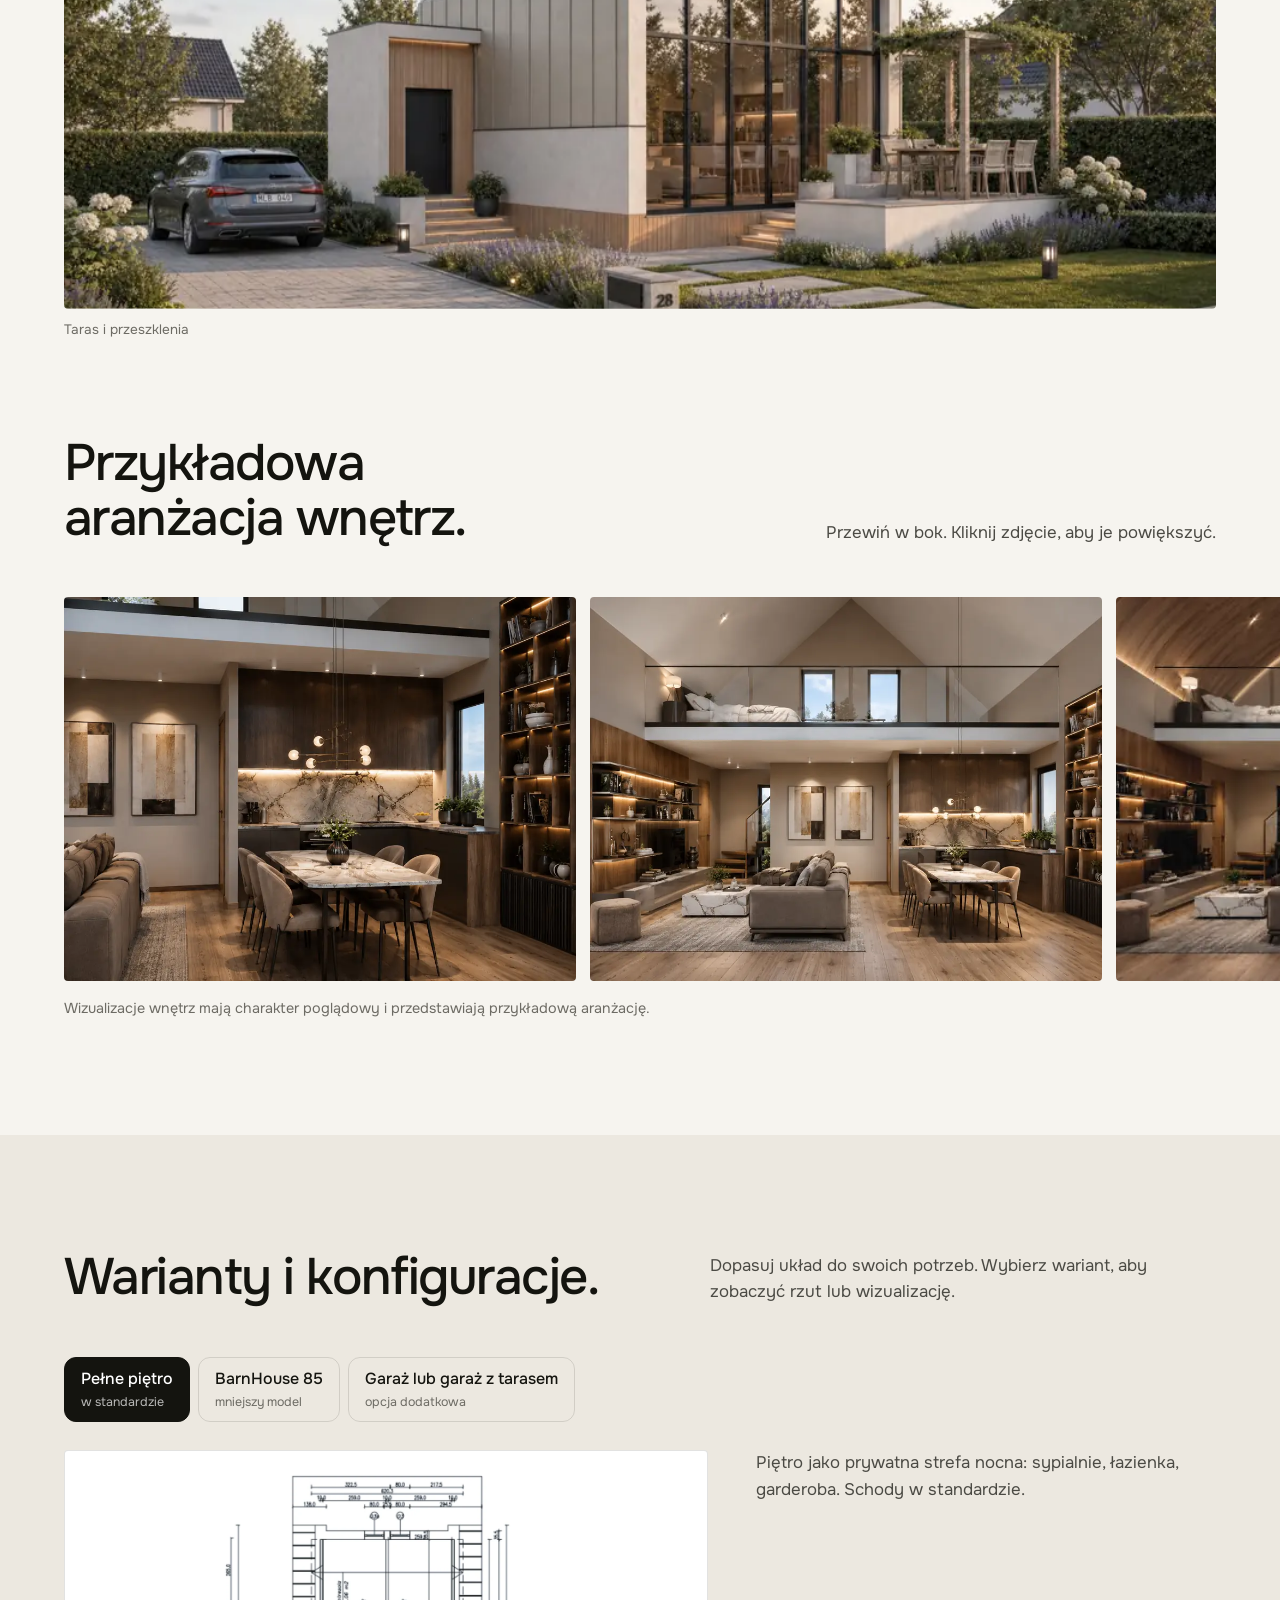
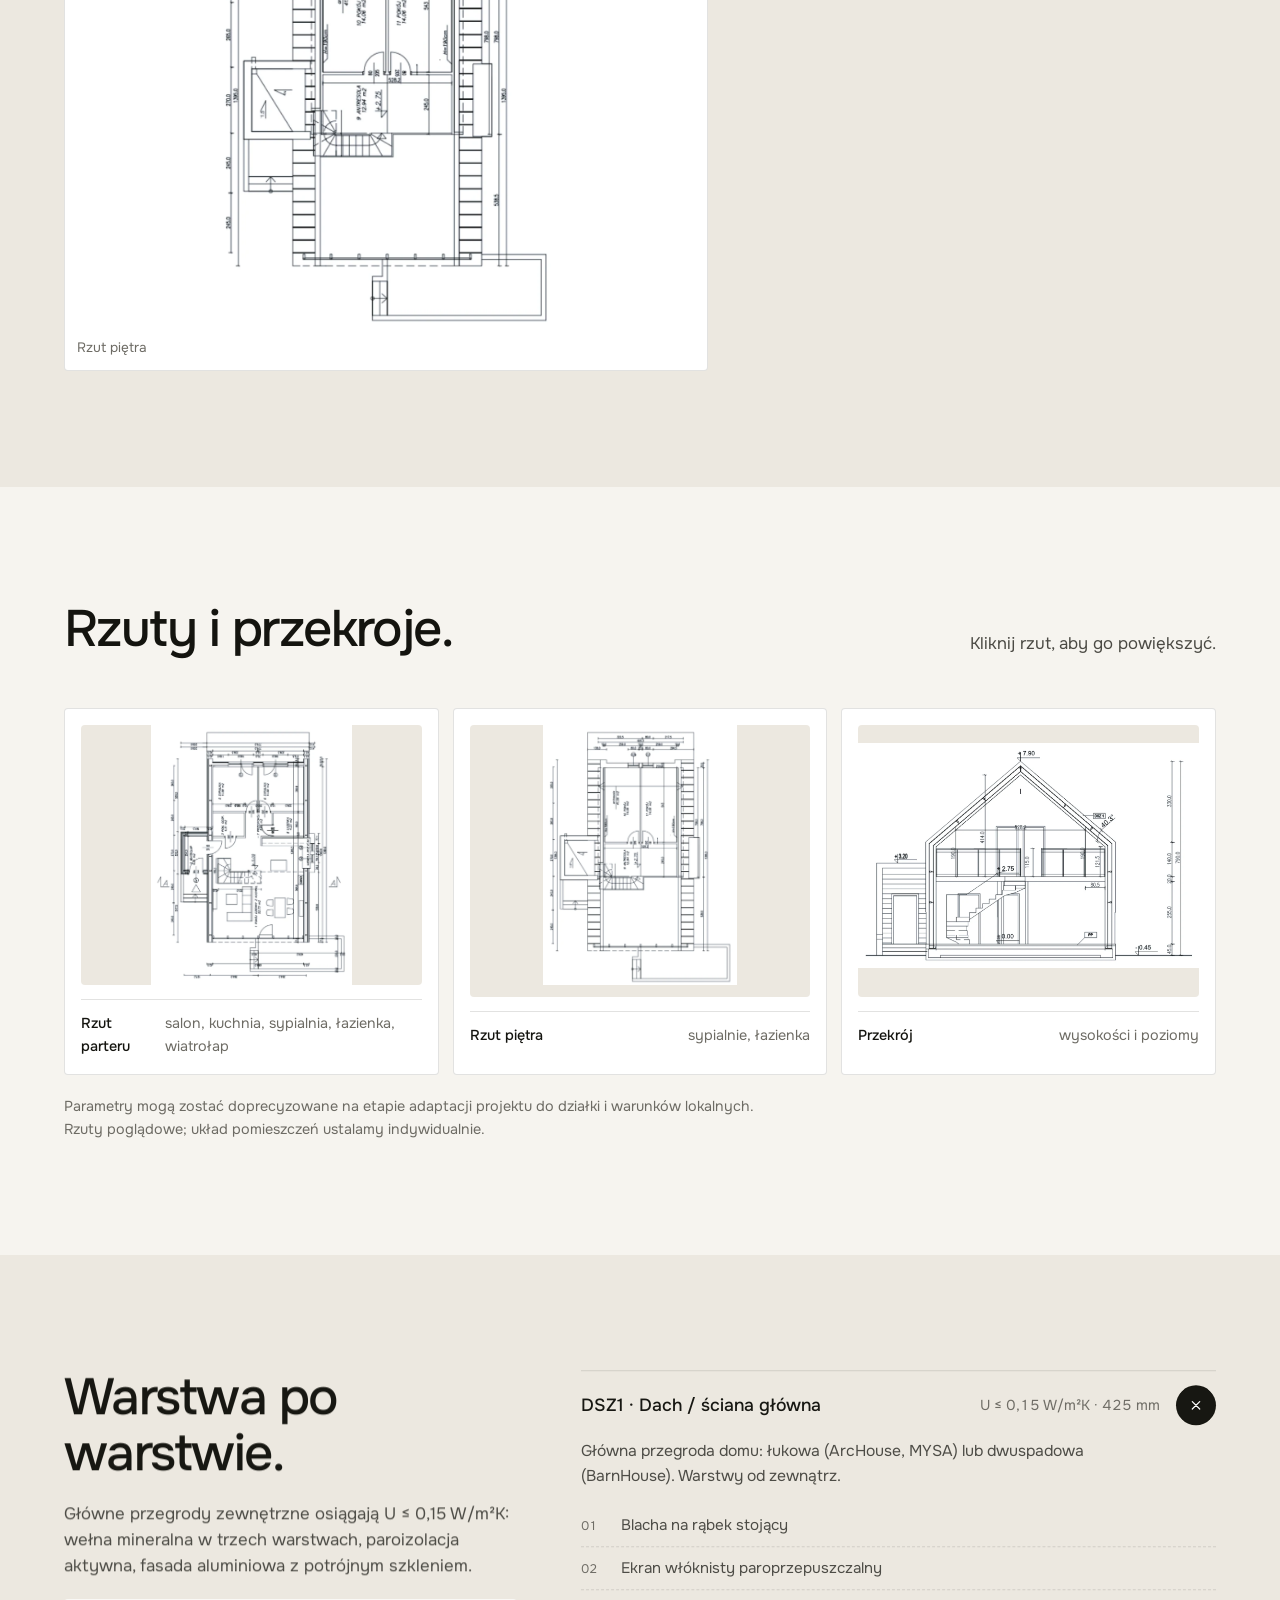
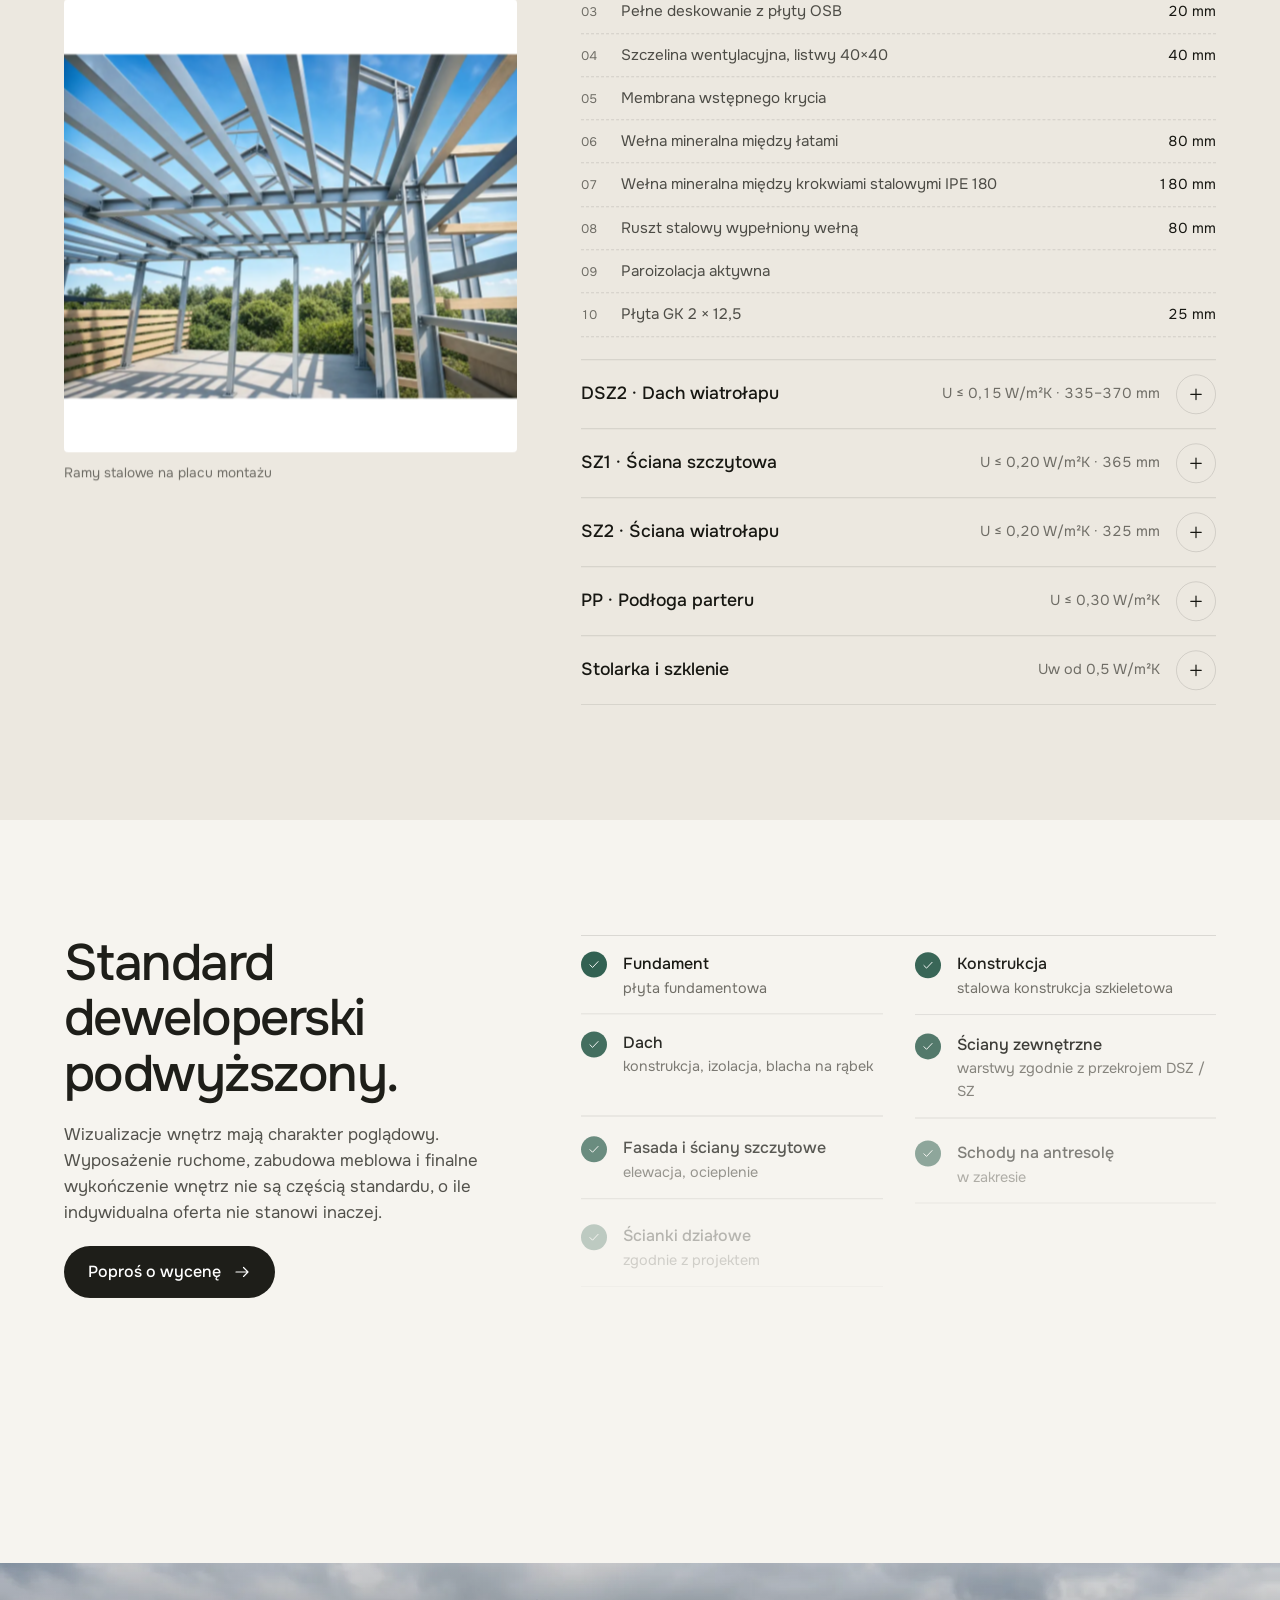
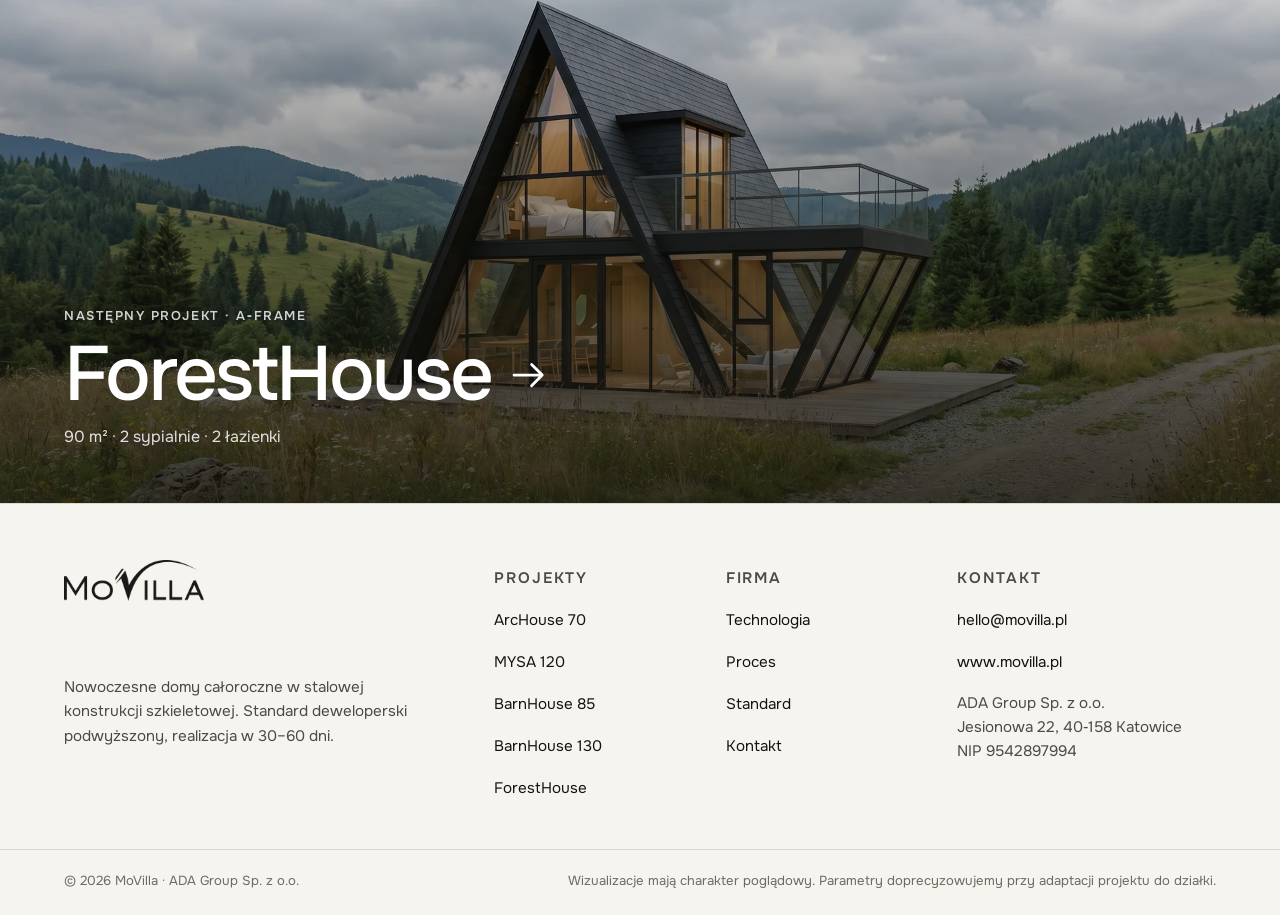
<file: projekty/barnhouse-130.html>
<!DOCTYPE html>
<html lang="pl">
<head>
<meta charset="utf-8">
<meta name="viewport" content="width=device-width, initial-scale=1, viewport-fit=cover">
<title>BarnHouse 130: Dach dwuspadowy · MoVilla</title>
<meta name="description" content="Największy dom w ofercie: 130 m² pod dachem dwuspadowym. Pełna strefa dzienna na parterze i prywatna część nocna na piętrze.">
<meta property="og:title" content="BarnHouse 130: Dach dwuspadowy · MoVilla">
<meta property="og:description" content="Największy dom w ofercie: 130 m² pod dachem dwuspadowym. Pełna strefa dzienna na parterze i prywatna część nocna na piętrze.">
<meta property="og:image" content="../img/barn130/hero.webp">
<meta name="theme-color" content="#F6F4EF">
<link rel="icon" href="../img/favicon-32.png" sizes="32x32">
<link rel="apple-touch-icon" href="../img/favicon-180.png">
<link rel="preconnect" href="https://fonts.googleapis.com">
<link rel="preconnect" href="https://fonts.gstatic.com" crossorigin>
<link href="https://fonts.googleapis.com/css2?family=Onest:wght@300;400;500;600;700&display=swap" rel="stylesheet">
<link rel="stylesheet" href="../css/style.css">
</head>
<body>
<a class="skip" href="#main">Przejdź do treści</a>
<header class="nav nav--light" id="nav">
  <div class="nav__in">
    <a class="nav__logo" href="../index.html" aria-label="MoVilla, strona główna"><img src="../img/logo.webp" alt="MoVilla" width="132" height="38"></a>
    <nav class="nav__links" aria-label="Menu główne">
      <a href="../index.html#projekty">Projekty</a>
      <a href="../index.html#technologia">Technologia</a>
      <a href="../index.html#proces">Proces</a>
      <a href="../index.html#standard">Standard</a>
      <a href="../index.html#kontakt">Kontakt</a>
    </nav>
    <a class="btn btn--sm nav__cta" href="../index.html#kontakt">Zapytaj o wycenę</a>
    <button class="nav__burger" type="button" aria-label="Otwórz menu" aria-expanded="false" aria-controls="menu"><span></span><span></span><span></span></button>
  </div>
</header>
<div class="menu" id="menu" aria-hidden="true">
  <nav class="menu__links" aria-label="Menu mobilne">
    <a href="../index.html#projekty">Projekty</a>
    <a href="../index.html#technologia">Technologia</a>
    <a href="../index.html#proces">Proces</a>
    <a href="../index.html#standard">Standard</a>
    <a href="../index.html#kontakt">Kontakt</a>
  </nav>
  <div class="menu__models">
    <span class="label">Projekty domów</span>
    <a href="../projekty/archouse-70.html">ArcHouse 70 <span>69,5 m²</span></a>
    <a href="../projekty/mysa-120.html">MYSA 120 <span>120,2 m²</span></a>
    <a href="../projekty/barnhouse-85.html">BarnHouse 85 <span>85 m²</span></a>
    <a href="../projekty/barnhouse-130.html">BarnHouse 130 <span>130 m²</span></a>
    <a href="../projekty/foresthouse.html">ForestHouse <span>90 m²</span></a>
  </div>
  <p class="menu__foot"><a href="mailto:hello@movilla.pl">hello@movilla.pl</a><span>Jesionowa 22, 40‑158 Katowice</span></p>
</div>

<main id="main">

<section class="phero">
  <div class="phero__media"><img src="../img/barn130/hero.webp" srcset="../img/barn130/hero-960.webp 960w, ../img/barn130/hero.webp 1920w" sizes="100vw" alt="BarnHouse 130, wizualizacja domu" fetchpriority="high" decoding="async" ></div>
  <div class="phero__content">
    <nav class="crumb" aria-label="Okruszki"><a href="../index.html">MoVilla</a><span>/</span><a href="../index.html#projekty">Projekty</a><span>/</span><span aria-current="page">BarnHouse 130</span></nav>
    <h1 class="phero__title">BarnHouse 130</h1>
    <p class="phero__sub">Największy dom w ofercie: 130 m² pod dachem dwuspadowym. Pełna strefa dzienna na parterze i prywatna część nocna na piętrze.</p>
  </div>
</section>
<div class="params"><div class="wrap params__grid"><div><b>130 <small>m²</small></b><span>powierzchnia całkowita</span></div><div><b>7,28 <small>m</small></b><span>szerokość w osiach konstrukcyjnych</span></div><div><b>7,9 <small>m</small></b><span>wysokość kalenicy</span></div><div><b>30–60 <small>dni</small></b><span>czas realizacji</span></div></div></div>

<section class="pintro">
  <div class="wrap pintro__grid">
    <div class="pintro__text" data-reveal>
      <h2 class="h2">Dom dla całej rodziny. Bez kompromisów.</h2>
      <p>BarnHouse 130 to rozwinięcie modelu 85: wydłużona bryła z dachem dwuspadowym, która daje pełną strefę dzienną na parterze i wydzieloną część nocną na piętrze.</p><p>Parter: przestronny salon z kuchnią i jadalnią, sypialnia lub gabinet, łazienka, wiatrołap i pomieszczenie gospodarcze. Piętro: sypialnie z łazienką i miejsce na garderobę.</p><p>Dom całoroczny w stalowej konstrukcji szkieletowej, przekazywany w standardzie deweloperskim podwyższonym: z fasadą, ociepleniem, instalacjami, schodami i ogrzewaniem podłogowym.</p>
      <div class="pintro__actions"><a class="btn" href="../index.html#kontakt">Zapytaj o ten projekt <svg class="ic" viewBox="0 0 24 24" fill="none" stroke="currentColor" stroke-width="1.6" stroke-linecap="round" stroke-linejoin="round" aria-hidden="true"><path d="M4 12h16M14 6l6 6-6 6"/></svg></a><a class="lnk" href="#rzuty">Zobacz rzuty <svg class="ic" viewBox="0 0 24 24" fill="none" stroke="currentColor" stroke-width="1.6" stroke-linecap="round" stroke-linejoin="round" aria-hidden="true"><path d="M12 4v16M6 14l6 6 6-6"/></svg></a></div>
    </div>
    <dl class="ptable" data-reveal><div><dt>Powierzchnia</dt><dd>130 m²</dd></div><div><dt>Układ</dt><dd>parter + piętro</dd></div><div><dt>Wysokość w kalenicy</dt><dd>ok. 7,9 m</dd></div><div><dt>Poziom parteru</dt><dd>+40 cm nad terenem</dd></div><div><dt>Podpiwniczenie</dt><dd>brak</dd></div><div><dt>Posadowienie</dt><dd>płyta fundamentowa</dd></div></dl>
  </div>
</section>

<section class="pg" aria-label="Galeria">
  <div class="wrap pg__grid"><figure class="pg__item" data-lightbox="../img/barn130/night.webp" data-cap="Wieczorne oświetlenie · wizualizacja"><span class="pg__img"><img src="../img/barn130/night.webp" srcset="../img/barn130/night-960.webp 960w, ../img/barn130/night.webp 1920w" sizes="(max-width:760px) 100vw, 50vw" alt="BarnHouse 130, Wieczorne oświetlenie, wizualizacja" loading="lazy" decoding="async" ></span><figcaption>Wieczorne oświetlenie</figcaption><span class="pg__zoom" aria-hidden="true"><svg class="ic" viewBox="0 0 24 24" fill="none" stroke="currentColor" stroke-width="1.6" stroke-linecap="round" stroke-linejoin="round" aria-hidden="true"><circle cx="11" cy="11" r="6.5"/><path d="M16 16l4.5 4.5"/></svg></span></figure><figure class="pg__item" data-lightbox="../img/barn130/vertical.webp" data-cap="Nad jeziorem · wizualizacja"><span class="pg__img"><img src="../img/barn130/vertical.webp" srcset="../img/barn130/vertical-960.webp 960w, ../img/barn130/vertical.webp 1920w" sizes="(max-width:760px) 100vw, 50vw" alt="BarnHouse 130, Nad jeziorem, wizualizacja" loading="lazy" decoding="async" ></span><figcaption>Nad jeziorem</figcaption><span class="pg__zoom" aria-hidden="true"><svg class="ic" viewBox="0 0 24 24" fill="none" stroke="currentColor" stroke-width="1.6" stroke-linecap="round" stroke-linejoin="round" aria-hidden="true"><circle cx="11" cy="11" r="6.5"/><path d="M16 16l4.5 4.5"/></svg></span></figure><figure class="pg__item" data-lightbox="../img/barn130/ext-2.webp" data-cap="Elewacja boczna · wizualizacja"><span class="pg__img"><img src="../img/barn130/ext-2.webp" srcset="../img/barn130/ext-2-960.webp 960w, ../img/barn130/ext-2.webp 1920w" sizes="(max-width:760px) 100vw, 50vw" alt="BarnHouse 130, Elewacja boczna, wizualizacja" loading="lazy" decoding="async" ></span><figcaption>Elewacja boczna</figcaption><span class="pg__zoom" aria-hidden="true"><svg class="ic" viewBox="0 0 24 24" fill="none" stroke="currentColor" stroke-width="1.6" stroke-linecap="round" stroke-linejoin="round" aria-hidden="true"><circle cx="11" cy="11" r="6.5"/><path d="M16 16l4.5 4.5"/></svg></span></figure><figure class="pg__item" data-lightbox="../img/barn130/aerial.webp" data-cap="Z lotu ptaka · wizualizacja"><span class="pg__img"><img src="../img/barn130/aerial.webp" srcset="../img/barn130/aerial-960.webp 960w, ../img/barn130/aerial.webp 1920w" sizes="(max-width:760px) 100vw, 50vw" alt="BarnHouse 130, Z lotu ptaka, wizualizacja" loading="lazy" decoding="async" ></span><figcaption>Z lotu ptaka</figcaption><span class="pg__zoom" aria-hidden="true"><svg class="ic" viewBox="0 0 24 24" fill="none" stroke="currentColor" stroke-width="1.6" stroke-linecap="round" stroke-linejoin="round" aria-hidden="true"><circle cx="11" cy="11" r="6.5"/><path d="M16 16l4.5 4.5"/></svg></span></figure><figure class="pg__item" data-lightbox="../img/barn85/ext-2.webp" data-cap="Taras i przeszklenia · wizualizacja"><span class="pg__img"><img src="../img/barn85/ext-2.webp" srcset="../img/barn85/ext-2-960.webp 960w, ../img/barn85/ext-2.webp 1920w" sizes="(max-width:760px) 100vw, 50vw" alt="BarnHouse 130, Taras i przeszklenia, wizualizacja" loading="lazy" decoding="async" ></span><figcaption>Taras i przeszklenia</figcaption><span class="pg__zoom" aria-hidden="true"><svg class="ic" viewBox="0 0 24 24" fill="none" stroke="currentColor" stroke-width="1.6" stroke-linecap="round" stroke-linejoin="round" aria-hidden="true"><circle cx="11" cy="11" r="6.5"/><path d="M16 16l4.5 4.5"/></svg></span></figure></div>
</section>

<section class="pint">
  <div class="wrap sec-head" data-reveal><h2 class="h2">Przykładowa aranżacja wnętrz.</h2><p class="lead">Przewiń w bok. Kliknij zdjęcie, aby je powiększyć.</p></div>
  <div class="strip" tabindex="0"><figure class="strip__item" data-lightbox="../img/barn130/int-2.webp" data-cap="Wnętrze, aranżacja przykładowa"><span class="strip__img"><img src="../img/barn130/int-2.webp" srcset="../img/barn130/int-2-960.webp 960w, ../img/barn130/int-2.webp 1920w" sizes="(max-width:760px) 85vw, 40vw" alt="BarnHouse 130, wnętrze, aranżacja przykładowa" loading="lazy" decoding="async" ></span></figure><figure class="strip__item" data-lightbox="../img/barn130/int-1.webp" data-cap="Wnętrze, aranżacja przykładowa"><span class="strip__img"><img src="../img/barn130/int-1.webp" srcset="../img/barn130/int-1-960.webp 960w, ../img/barn130/int-1.webp 1920w" sizes="(max-width:760px) 85vw, 40vw" alt="BarnHouse 130, wnętrze, aranżacja przykładowa" loading="lazy" decoding="async" ></span></figure><figure class="strip__item" data-lightbox="../img/mysa120/int-3.webp" data-cap="Wnętrze, aranżacja przykładowa"><span class="strip__img"><img src="../img/mysa120/int-3.webp" srcset="../img/mysa120/int-3-960.webp 960w, ../img/mysa120/int-3.webp 1920w" sizes="(max-width:760px) 85vw, 40vw" alt="BarnHouse 130, wnętrze, aranżacja przykładowa" loading="lazy" decoding="async" ></span></figure><figure class="strip__item" data-lightbox="../img/mysa120/int-4.webp" data-cap="Wnętrze, aranżacja przykładowa"><span class="strip__img"><img src="../img/mysa120/int-4.webp" srcset="../img/mysa120/int-4-960.webp 960w, ../img/mysa120/int-4.webp 1920w" sizes="(max-width:760px) 85vw, 40vw" alt="BarnHouse 130, wnętrze, aranżacja przykładowa" loading="lazy" decoding="async" ></span></figure></div>
  <p class="wrap note">Wizualizacje wnętrz mają charakter poglądowy i przedstawiają przykładową aranżację.</p>
</section>

<section class="variants" id="warianty">
  <div class="wrap">
    <div class="sec-head" data-reveal><h2 class="h2">Warianty i konfiguracje.</h2><p class="lead">Dopasuj układ do swoich potrzeb. Wybierz wariant, aby zobaczyć rzut lub wizualizację.</p></div>
    <div class="tabs" role="tablist" aria-label="Warianty"><button class="tab is-active" type="button" role="tab" id="tab-0" aria-selected="true" aria-controls="panel-0"><span class="tab__title">Pełne piętro</span><span class="tab__chip">w standardzie</span></button><button class="tab" type="button" role="tab" id="tab-1" aria-selected="false" aria-controls="panel-1"><span class="tab__title">BarnHouse 85</span><span class="tab__chip">mniejszy model</span></button><button class="tab" type="button" role="tab" id="tab-2" aria-selected="false" aria-controls="panel-2"><span class="tab__title">Garaż lub garaż z tarasem</span><span class="tab__chip">opcja dodatkowa</span></button></div>
    <div class="tabpanels"><div class="tabpanel is-active" role="tabpanel" id="panel-0" aria-labelledby="tab-0"><figure class="tabpanel__img"><img src="../img/barn130/plan-antresola.webp" alt="Rzut piętra" loading="lazy" decoding="async"><figcaption>Rzut piętra</figcaption></figure><p>Piętro jako prywatna strefa nocna: sypialnie, łazienka, garderoba. Schody w standardzie.</p></div><div class="tabpanel" role="tabpanel" id="panel-1" aria-labelledby="tab-1" hidden><figure class="tabpanel__img"><img src="../img/barn85/hero.webp" alt="BarnHouse 85" loading="lazy" decoding="async"><figcaption>BarnHouse 85</figcaption></figure><p>Ta sama forma w kompaktowym metrażu: 85 m² z antresolą.</p></div><div class="tabpanel" role="tabpanel" id="panel-2" aria-labelledby="tab-2" hidden><figure class="tabpanel__img"><img src="../img/barn130/plan-parter.webp" alt="Opcja dodatkowa" loading="lazy" decoding="async"><figcaption>Opcja dodatkowa</figcaption></figure><p>Do każdego modelu można dodać garaż albo garaż z tarasem na dachu.</p></div></div>
  </div>
</section>

<section class="plans" id="rzuty">
  <div class="wrap">
    <div class="sec-head" data-reveal><h2 class="h2">Rzuty i przekroje.</h2><p class="lead">Kliknij rzut, aby go powiększyć.</p></div>
    <div class="plans__grid"><figure class="plan" data-lightbox="../img/barn130/plan-parter.webp" data-cap="Rzut parteru"><span class="plan__img"><img src="../img/barn130/plan-parter.webp" alt="BarnHouse 130, Rzut parteru" loading="lazy" decoding="async"></span><figcaption><b>Rzut parteru</b><span>salon, kuchnia, sypialnia, łazienka, wiatrołap</span></figcaption></figure><figure class="plan" data-lightbox="../img/barn130/plan-antresola.webp" data-cap="Rzut piętra"><span class="plan__img"><img src="../img/barn130/plan-antresola.webp" alt="BarnHouse 130, Rzut piętra" loading="lazy" decoding="async"></span><figcaption><b>Rzut piętra</b><span>sypialnie, łazienka</span></figcaption></figure><figure class="plan" data-lightbox="../img/barn130/section.webp" data-cap="Przekrój"><span class="plan__img"><img src="../img/barn130/section.webp" alt="BarnHouse 130, Przekrój" loading="lazy" decoding="async"></span><figcaption><b>Przekrój</b><span>wysokości i poziomy</span></figcaption></figure></div>
    <p class="note">Parametry mogą zostać doprecyzowane na etapie adaptacji projektu do działki i warunków lokalnych. Rzuty poglądowe; układ pomieszczeń ustalamy indywidualnie.</p>
  </div>
</section>

<section class="spec" id="technologia">
  <div class="wrap spec__grid">
    <div class="spec__side" data-reveal>
      <h2 class="h2">Warstwa po warstwie.</h2>
      <p class="lead">Główne przegrody zewnętrzne osiągają U ≤ 0,15 W/m²K: wełna mineralna w trzech warstwach, paroizolacja aktywna, fasada aluminiowa z potrójnym szkleniem.</p>
      <figure class="reveal"><span class="reveal__img"><img src="../img/common/tech-1.webp" srcset="../img/common/tech-1-960.webp 960w, ../img/common/tech-1.webp 1920w" sizes="(max-width:760px) 100vw, 40vw" alt="Konstrukcja stalowa MoVilla" loading="lazy" decoding="async" ></span><figcaption>Ramy stalowe na placu montażu</figcaption></figure>
    </div>
    <div class="acc" data-reveal><div class="acc__item"><h3><button class="acc__btn" type="button" aria-expanded="false" aria-controls="acc-0" id="accb-0"><span class="acc__t">DSZ1 · Dach / ściana główna</span><span class="acc__u">U ≤ 0,15 W/m²K · 425 mm</span><span class="acc__plus"><svg class="ic" viewBox="0 0 24 24" fill="none" stroke="currentColor" stroke-width="1.6" stroke-linecap="round" stroke-linejoin="round" aria-hidden="true"><path d="M12 5v14M5 12h14"/></svg></span></button></h3>
        <div class="acc__panel" id="acc-0" role="region" aria-labelledby="accb-0"><div class="acc__in"><p>Główna przegroda domu: łukowa (ArcHouse, MYSA) lub dwuspadowa (BarnHouse). Warstwy od zewnątrz.</p><ol class=layers><li><span>Blacha na rąbek stojący</span><span class="num"></span></li><li><span>Ekran włóknisty paroprzepuszczalny</span><span class="num"></span></li><li><span>Pełne deskowanie z płyty OSB</span><span class="num">20 mm</span></li><li><span>Szczelina wentylacyjna, listwy 40×40</span><span class="num">40 mm</span></li><li><span>Membrana wstępnego krycia</span><span class="num"></span></li><li><span>Wełna mineralna między łatami</span><span class="num">80 mm</span></li><li><span>Wełna mineralna między krokwiami stalowymi IPE 180</span><span class="num">180 mm</span></li><li><span>Ruszt stalowy wypełniony wełną</span><span class="num">80 mm</span></li><li><span>Paroizolacja aktywna</span><span class="num"></span></li><li><span>Płyta GK 2 × 12,5</span><span class="num">25 mm</span></li></ol></div></div></div><div class="acc__item"><h3><button class="acc__btn" type="button" aria-expanded="false" aria-controls="acc-1" id="accb-1"><span class="acc__t">DSZ2 · Dach wiatrołapu</span><span class="acc__u">U ≤ 0,15 W/m²K · 335–370 mm</span><span class="acc__plus"><svg class="ic" viewBox="0 0 24 24" fill="none" stroke="currentColor" stroke-width="1.6" stroke-linecap="round" stroke-linejoin="round" aria-hidden="true"><path d="M12 5v14M5 12h14"/></svg></span></button></h3>
        <div class="acc__panel" id="acc-1" role="region" aria-labelledby="accb-1"><div class="acc__in"><ol class=layers><li><span>Blacha na rąbek stojący</span><span class="num"></span></li><li><span>Ekran włóknisty paroprzepuszczalny</span><span class="num"></span></li><li><span>Pełne deskowanie z płyty OSB</span><span class="num">20 mm</span></li><li><span>Szczelina wentylacyjna, listwy 40×40</span><span class="num">40 mm</span></li><li><span>Membrana wstępnego krycia</span><span class="num"></span></li><li><span>Wełna mineralna między łatami</span><span class="num">90–130 mm</span></li><li><span>Wełna mineralna między krokwiami stalowymi</span><span class="num">160 mm</span></li><li><span>Paroizolacja aktywna</span><span class="num"></span></li><li><span>Płyta GK 2 × 12,5</span><span class="num">25 mm</span></li></ol></div></div></div><div class="acc__item"><h3><button class="acc__btn" type="button" aria-expanded="false" aria-controls="acc-2" id="accb-2"><span class="acc__t">SZ1 · Ściana szczytowa</span><span class="acc__u">U ≤ 0,20 W/m²K · 365 mm</span><span class="acc__plus"><svg class="ic" viewBox="0 0 24 24" fill="none" stroke="currentColor" stroke-width="1.6" stroke-linecap="round" stroke-linejoin="round" aria-hidden="true"><path d="M12 5v14M5 12h14"/></svg></span></button></h3>
        <div class="acc__panel" id="acc-2" role="region" aria-labelledby="accb-2"><div class="acc__in"><p>Przeszklona lub pełna ściana szczytowa z drewnianą elewacją.</p><ol class=layers><li><span>Deski elewacyjne</span><span class="num">20 mm</span></li><li><span>Łaty, szczelina wentylacyjna 40×40</span><span class="num">40 mm</span></li><li><span>Płyta drzewna otwarta dyfuzyjnie</span><span class="num">20 mm</span></li><li><span>Konstrukcja stalowa 90 + kontrłaty 80, wełna mineralna</span><span class="num">170 mm</span></li><li><span>Profile stalowe 90, wełna mineralna</span><span class="num">90 mm</span></li><li><span>Paroizolacja aktywna</span><span class="num"></span></li><li><span>Płyta GK 2 × 12,5</span><span class="num">25 mm</span></li></ol></div></div></div><div class="acc__item"><h3><button class="acc__btn" type="button" aria-expanded="false" aria-controls="acc-3" id="accb-3"><span class="acc__t">SZ2 · Ściana wiatrołapu</span><span class="acc__u">U ≤ 0,20 W/m²K · 325 mm</span><span class="acc__plus"><svg class="ic" viewBox="0 0 24 24" fill="none" stroke="currentColor" stroke-width="1.6" stroke-linecap="round" stroke-linejoin="round" aria-hidden="true"><path d="M12 5v14M5 12h14"/></svg></span></button></h3>
        <div class="acc__panel" id="acc-3" role="region" aria-labelledby="accb-3"><div class="acc__in"><ol class=layers><li><span>Panele lub deski elewacyjne</span><span class="num">20 mm</span></li><li><span>Łaty, szczelina wentylacyjna 40×40</span><span class="num">40 mm</span></li><li><span>Płyta drzewna otwarta dyfuzyjnie</span><span class="num">20 mm</span></li><li><span>Kontrłaty drewniane 60, wełna mineralna</span><span class="num">60 mm</span></li><li><span>Łaty drewniane 80, wełna mineralna</span><span class="num">80 mm</span></li><li><span>Konstrukcja stalowa 80, wełna mineralna</span><span class="num">80 mm</span></li><li><span>Paroizolacja aktywna</span><span class="num"></span></li><li><span>Płyta GK 2 × 12,5</span><span class="num">25 mm</span></li></ol></div></div></div><div class="acc__item"><h3><button class="acc__btn" type="button" aria-expanded="false" aria-controls="acc-4" id="accb-4"><span class="acc__t">PP · Podłoga parteru</span><span class="acc__u">U ≤ 0,30 W/m²K</span><span class="acc__plus"><svg class="ic" viewBox="0 0 24 24" fill="none" stroke="currentColor" stroke-width="1.6" stroke-linecap="round" stroke-linejoin="round" aria-hidden="true"><path d="M12 5v14M5 12h14"/></svg></span></button></h3>
        <div class="acc__panel" id="acc-4" role="region" aria-labelledby="accb-4"><div class="acc__in"><p>Warstwa wykończeniowa (parkiet, terakota) po stronie inwestora, o ile oferta nie stanowi inaczej.</p><ol class=layers><li><span>Warstwa wykończeniowa inwestora</span><span class="num">ok. 20 mm</span></li><li><span>Wylewka cementowa, jastrych</span><span class="num">60 mm</span></li><li><span>Ogrzewanie podłogowe</span><span class="num"></span></li><li><span>Folia izolacyjna</span><span class="num"></span></li><li><span>Styropian podłogowy EPS</span><span class="num">120 mm</span></li><li><span>Izolacja przeciwwilgociowa, folia budowlana</span><span class="num"></span></li><li><span>Płyta fundamentowa wg projektu</span><span class="num">250 mm</span></li><li><span>2 × folia budowlana na zakład</span><span class="num"></span></li><li><span>Styrodur 4000 CS</span><span class="num">200 mm</span></li><li><span>Chudy beton B10</span><span class="num">100 mm</span></li><li><span>Podbudowa: tłuczeń, pospółka</span><span class="num">300–400 mm</span></li></ol></div></div></div><div class="acc__item"><h3><button class="acc__btn" type="button" aria-expanded="false" aria-controls="acc-5" id="accb-5"><span class="acc__t">Stolarka i szklenie</span><span class="acc__u">Uw od 0,5 W/m²K</span><span class="acc__plus"><svg class="ic" viewBox="0 0 24 24" fill="none" stroke="currentColor" stroke-width="1.6" stroke-linecap="round" stroke-linejoin="round" aria-hidden="true"><path d="M12 5v14M5 12h14"/></svg></span></button></h3>
        <div class="acc__panel" id="acc-5" role="region" aria-labelledby="accb-5"><div class="acc__in"><p>Fasada słupowo‑ryglowa RAL 7016 w systemie MC WALL ALIPLAST, okna GENESIS ALIPLAST. Szklenie potrójne; grubość i typ szkła dobierane do strefy wiatrowej (powłoki Antisol, Cool Light, Sun Guard). Statyka wg PN‑EN 1991‑1‑3 i 1991‑1‑4.</p></div></div></div></div>
  </div>
</section>

<section class="standard" id="standard">
  <div class="wrap standard__grid">
    <div class="standard__text" data-reveal>
      <h2 class="h2">Standard deweloperski podwyższony.</h2>
      <p class="lead">Wizualizacje wnętrz mają charakter poglądowy. Wyposażenie ruchome, zabudowa meblowa i finalne wykończenie wnętrz nie są częścią standardu, o ile indywidualna oferta nie stanowi inaczej.</p>
      <a class="btn" href="../index.html#kontakt">Poproś o wycenę <svg class="ic" viewBox="0 0 24 24" fill="none" stroke="currentColor" stroke-width="1.6" stroke-linecap="round" stroke-linejoin="round" aria-hidden="true"><path d="M4 12h16M14 6l6 6-6 6"/></svg></a>
    </div>
    <ul class="checklist" data-stagger><li><span class="chk"><svg class="ic" viewBox="0 0 24 24" fill="none" stroke="currentColor" stroke-width="1.6" stroke-linecap="round" stroke-linejoin="round" aria-hidden="true"><path d="M5 12.5l4.5 4.5L19 7"/></svg></span><span><b>Fundament</b><small>płyta fundamentowa</small></span></li><li><span class="chk"><svg class="ic" viewBox="0 0 24 24" fill="none" stroke="currentColor" stroke-width="1.6" stroke-linecap="round" stroke-linejoin="round" aria-hidden="true"><path d="M5 12.5l4.5 4.5L19 7"/></svg></span><span><b>Konstrukcja</b><small>stalowa konstrukcja szkieletowa</small></span></li><li><span class="chk"><svg class="ic" viewBox="0 0 24 24" fill="none" stroke="currentColor" stroke-width="1.6" stroke-linecap="round" stroke-linejoin="round" aria-hidden="true"><path d="M5 12.5l4.5 4.5L19 7"/></svg></span><span><b>Dach</b><small>konstrukcja, izolacja, blacha na rąbek</small></span></li><li><span class="chk"><svg class="ic" viewBox="0 0 24 24" fill="none" stroke="currentColor" stroke-width="1.6" stroke-linecap="round" stroke-linejoin="round" aria-hidden="true"><path d="M5 12.5l4.5 4.5L19 7"/></svg></span><span><b>Ściany zewnętrzne</b><small>warstwy zgodnie z przekrojem DSZ / SZ</small></span></li><li><span class="chk"><svg class="ic" viewBox="0 0 24 24" fill="none" stroke="currentColor" stroke-width="1.6" stroke-linecap="round" stroke-linejoin="round" aria-hidden="true"><path d="M5 12.5l4.5 4.5L19 7"/></svg></span><span><b>Fasada i ściany szczytowe</b><small>elewacja, ocieplenie</small></span></li><li><span class="chk"><svg class="ic" viewBox="0 0 24 24" fill="none" stroke="currentColor" stroke-width="1.6" stroke-linecap="round" stroke-linejoin="round" aria-hidden="true"><path d="M5 12.5l4.5 4.5L19 7"/></svg></span><span><b>Schody na antresolę</b><small>w zakresie</small></span></li><li><span class="chk"><svg class="ic" viewBox="0 0 24 24" fill="none" stroke="currentColor" stroke-width="1.6" stroke-linecap="round" stroke-linejoin="round" aria-hidden="true"><path d="M5 12.5l4.5 4.5L19 7"/></svg></span><span><b>Ścianki działowe</b><small>zgodnie z projektem</small></span></li><li><span class="chk"><svg class="ic" viewBox="0 0 24 24" fill="none" stroke="currentColor" stroke-width="1.6" stroke-linecap="round" stroke-linejoin="round" aria-hidden="true"><path d="M5 12.5l4.5 4.5L19 7"/></svg></span><span><b>Instalacja wod‑kan</b><small>rozprowadzenie instalacji</small></span></li><li><span class="chk"><svg class="ic" viewBox="0 0 24 24" fill="none" stroke="currentColor" stroke-width="1.6" stroke-linecap="round" stroke-linejoin="round" aria-hidden="true"><path d="M5 12.5l4.5 4.5L19 7"/></svg></span><span><b>Instalacja elektryczna</b><small>rozprowadzenie instalacji</small></span></li><li><span class="chk"><svg class="ic" viewBox="0 0 24 24" fill="none" stroke="currentColor" stroke-width="1.6" stroke-linecap="round" stroke-linejoin="round" aria-hidden="true"><path d="M5 12.5l4.5 4.5L19 7"/></svg></span><span><b>Ogrzewanie</b><small>podłogowe, maty grzewcze</small></span></li><li><span class="chk"><svg class="ic" viewBox="0 0 24 24" fill="none" stroke="currentColor" stroke-width="1.6" stroke-linecap="round" stroke-linejoin="round" aria-hidden="true"><path d="M5 12.5l4.5 4.5L19 7"/></svg></span><span><b>Stolarka</b><small>okna, drzwi zewnętrzne, drzwi tarasowe</small></span></li><li><span class="chk"><svg class="ic" viewBox="0 0 24 24" fill="none" stroke="currentColor" stroke-width="1.6" stroke-linecap="round" stroke-linejoin="round" aria-hidden="true"><path d="M5 12.5l4.5 4.5L19 7"/></svg></span><span><b>Wnętrze</b><small>przygotowane do prac wykończeniowych</small></span></li></ul>
  </div>
</section>

<a class="pnext" href="../projekty/foresthouse.html">
  <span class="pnext__media"><img src="../img/forest/hero.webp" srcset="../img/forest/hero-960.webp 960w, ../img/forest/hero.webp 1920w" sizes="100vw" alt="ForestHouse, wizualizacja" loading="lazy" decoding="async" ></span>
  <span class="pnext__content wrap"><span class="label label--light">Następny projekt · A‑frame</span><span class="pnext__title">ForestHouse <svg class="ic" viewBox="0 0 24 24" fill="none" stroke="currentColor" stroke-width="1.6" stroke-linecap="round" stroke-linejoin="round" aria-hidden="true"><path d="M4 12h16M14 6l6 6-6 6"/></svg></span><span class="pnext__meta">90 m² · 2 sypialnie · 2 łazienki</span></span>
</a>

</main>
<footer class="footer">
  <div class="footer__in">
    <div class="footer__brand">
      <img src="../img/logo.webp" alt="MoVilla" width="150" height="43">
      <p>Nowoczesne domy całoroczne w stalowej konstrukcji szkieletowej. Standard deweloperski podwyższony, realizacja w 30–60 dni.</p>
    </div>
    <div class="footer__col"><span class="label">Projekty</span>
      <a href="../projekty/archouse-70.html">ArcHouse 70</a><a href="../projekty/mysa-120.html">MYSA 120</a>
      <a href="../projekty/barnhouse-85.html">BarnHouse 85</a><a href="../projekty/barnhouse-130.html">BarnHouse 130</a>
      <a href="../projekty/foresthouse.html">ForestHouse</a></div>
    <div class="footer__col"><span class="label">Firma</span>
      <a href="../index.html#technologia">Technologia</a><a href="../index.html#proces">Proces</a>
      <a href="../index.html#standard">Standard</a><a href="../index.html#kontakt">Kontakt</a></div>
    <div class="footer__col"><span class="label">Kontakt</span>
      <a href="mailto:hello@movilla.pl">hello@movilla.pl</a><a href="https://www.movilla.pl" target="_blank" rel="noopener">www.movilla.pl</a>
      <span>ADA Group Sp. z o.o.<br>Jesionowa 22, 40‑158 Katowice<br>NIP 9542897994</span></div>
  </div>
  <div class="footer__bottom"><span>© 2026 MoVilla · ADA Group Sp. z o.o.</span><span>Wizualizacje mają charakter poglądowy. Parametry doprecyzowujemy przy adaptacji projektu do działki.</span></div>
</footer>
<div class="mobile-cta"><a class="btn" href="../index.html#kontakt">Zapytaj o wycenę <svg class="ic" viewBox="0 0 24 24" fill="none" stroke="currentColor" stroke-width="1.6" stroke-linecap="round" stroke-linejoin="round" aria-hidden="true"><path d="M4 12h16M14 6l6 6-6 6"/></svg></a></div>
<div class="lightbox" role="dialog" aria-modal="true" aria-label="Podgląd zdjęcia" hidden>
  <button class="lightbox__close" type="button" aria-label="Zamknij podgląd"><svg class="ic" viewBox="0 0 24 24" fill="none" stroke="currentColor" stroke-width="1.6" stroke-linecap="round" stroke-linejoin="round" aria-hidden="true"><path d="M6 6l12 12M18 6L6 18"/></svg></button>
  <button class="lightbox__nav lightbox__nav--prev" type="button" aria-label="Poprzednie zdjęcie"><svg class="ic" viewBox="0 0 24 24" fill="none" stroke="currentColor" stroke-width="1.6" stroke-linecap="round" stroke-linejoin="round" aria-hidden="true"><path d="M20 12H4M10 6l-6 6 6 6"/></svg></button>
  <figure><img src="[data-uri]" alt=""><figcaption></figcaption></figure>
  <button class="lightbox__nav lightbox__nav--next" type="button" aria-label="Następne zdjęcie"><svg class="ic" viewBox="0 0 24 24" fill="none" stroke="currentColor" stroke-width="1.6" stroke-linecap="round" stroke-linejoin="round" aria-hidden="true"><path d="M4 12h16M14 6l6 6-6 6"/></svg></button>
</div>
<script src="../js/vendor/gsap.min.js"></script>
<script src="../js/vendor/ScrollTrigger.min.js"></script>
<script src="../js/main.js"></script>
</body>
</html>
</file>
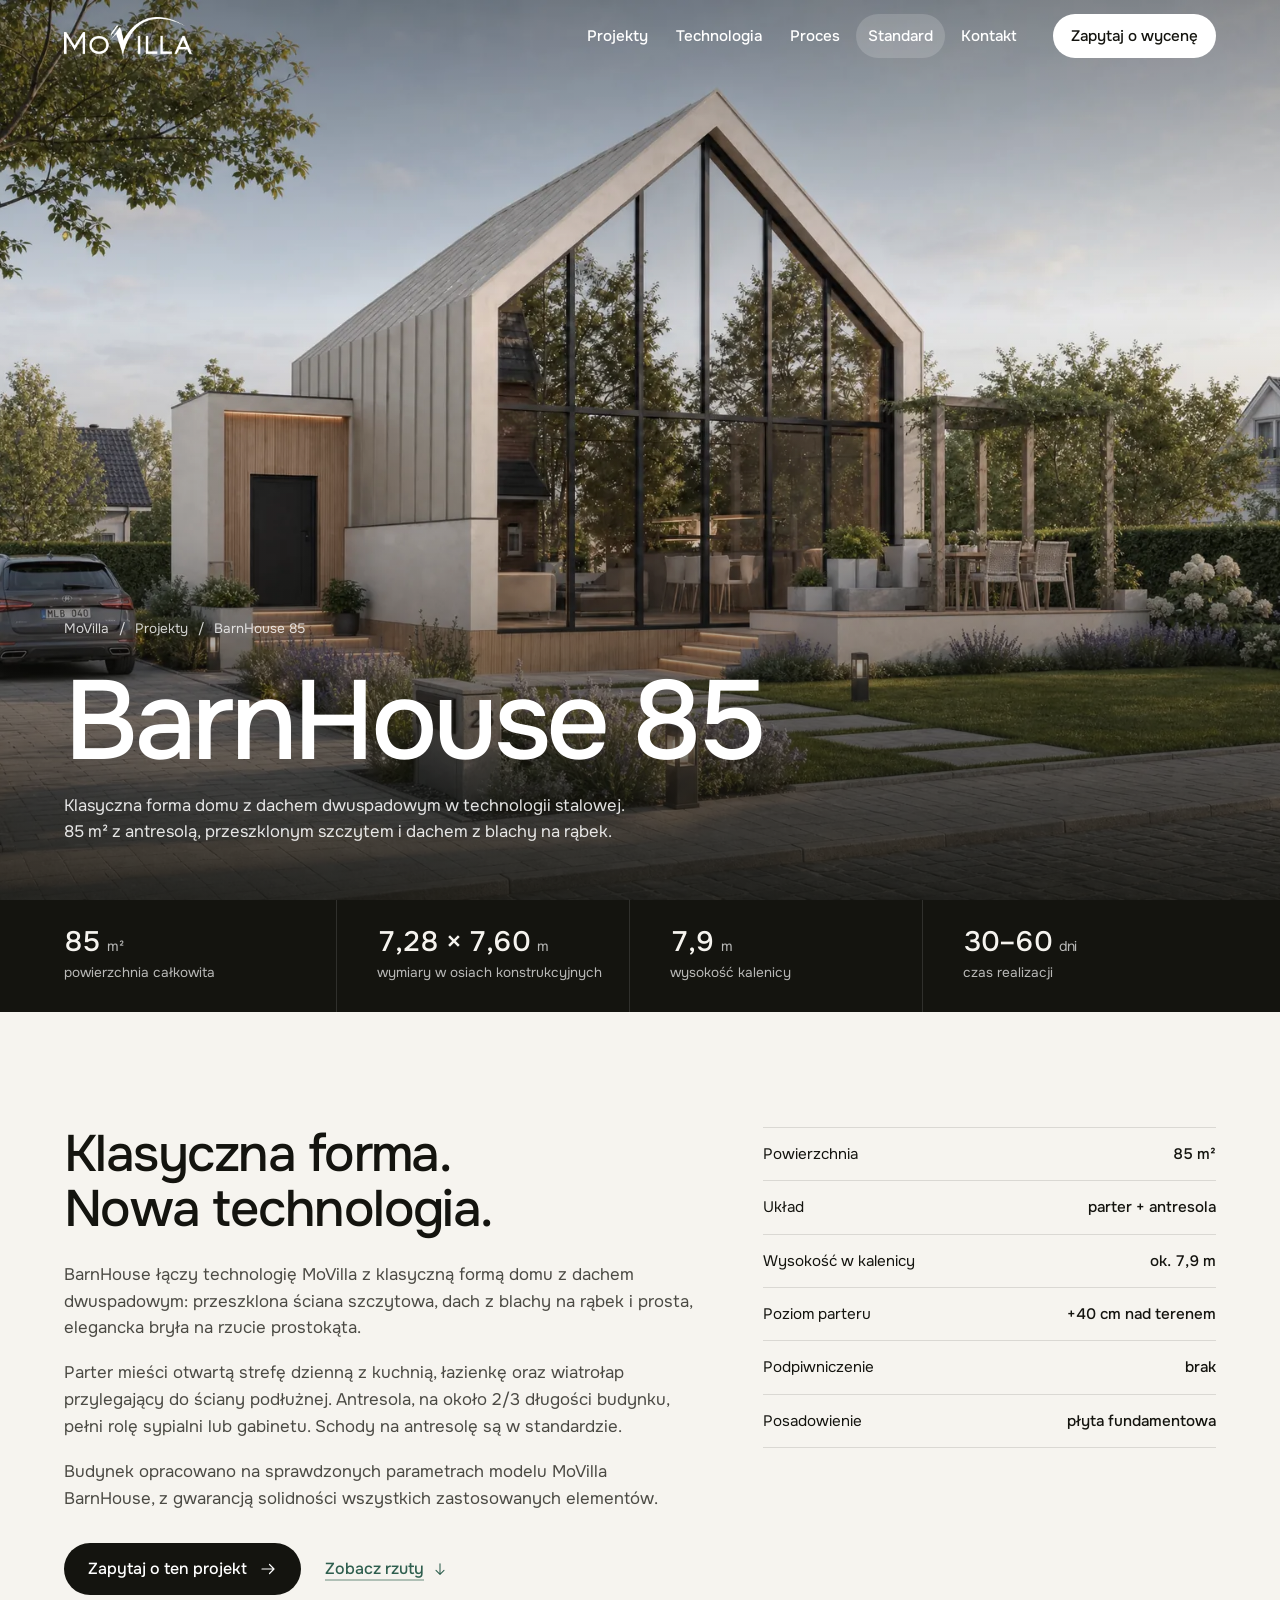
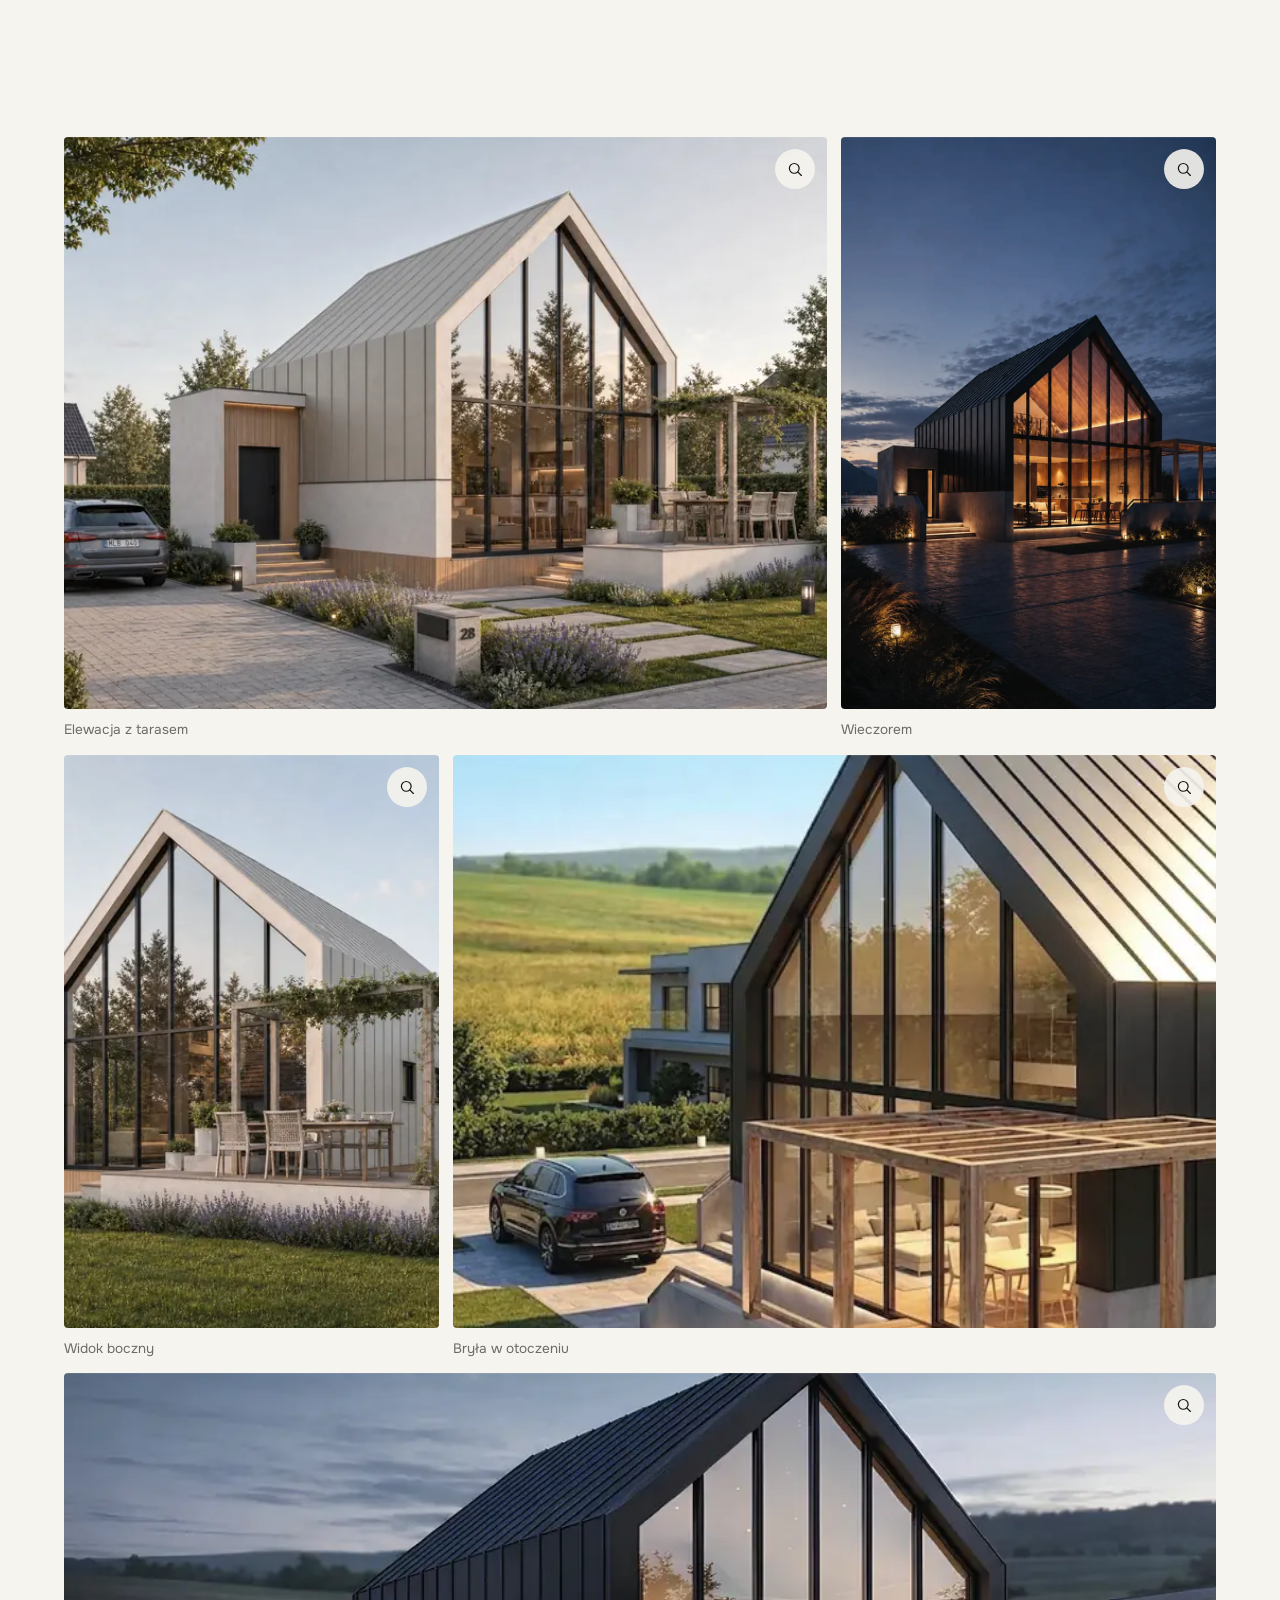
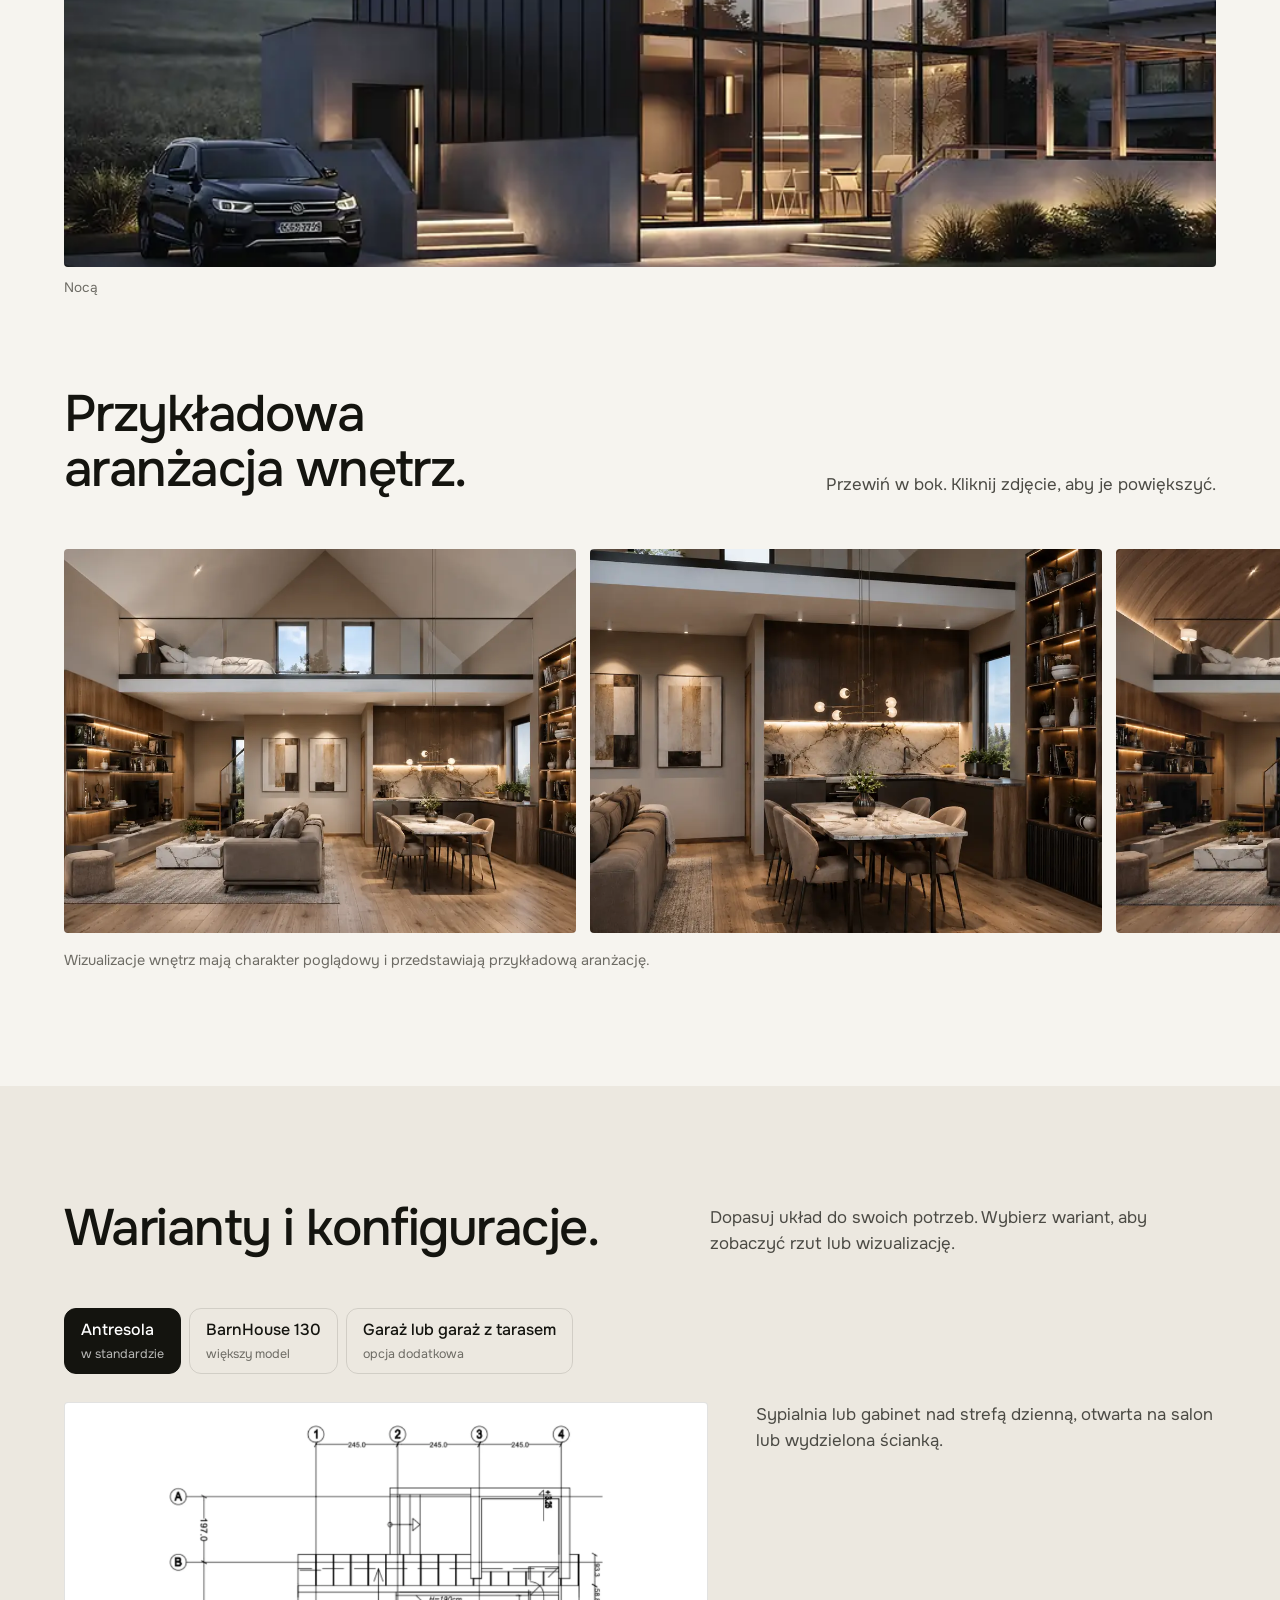
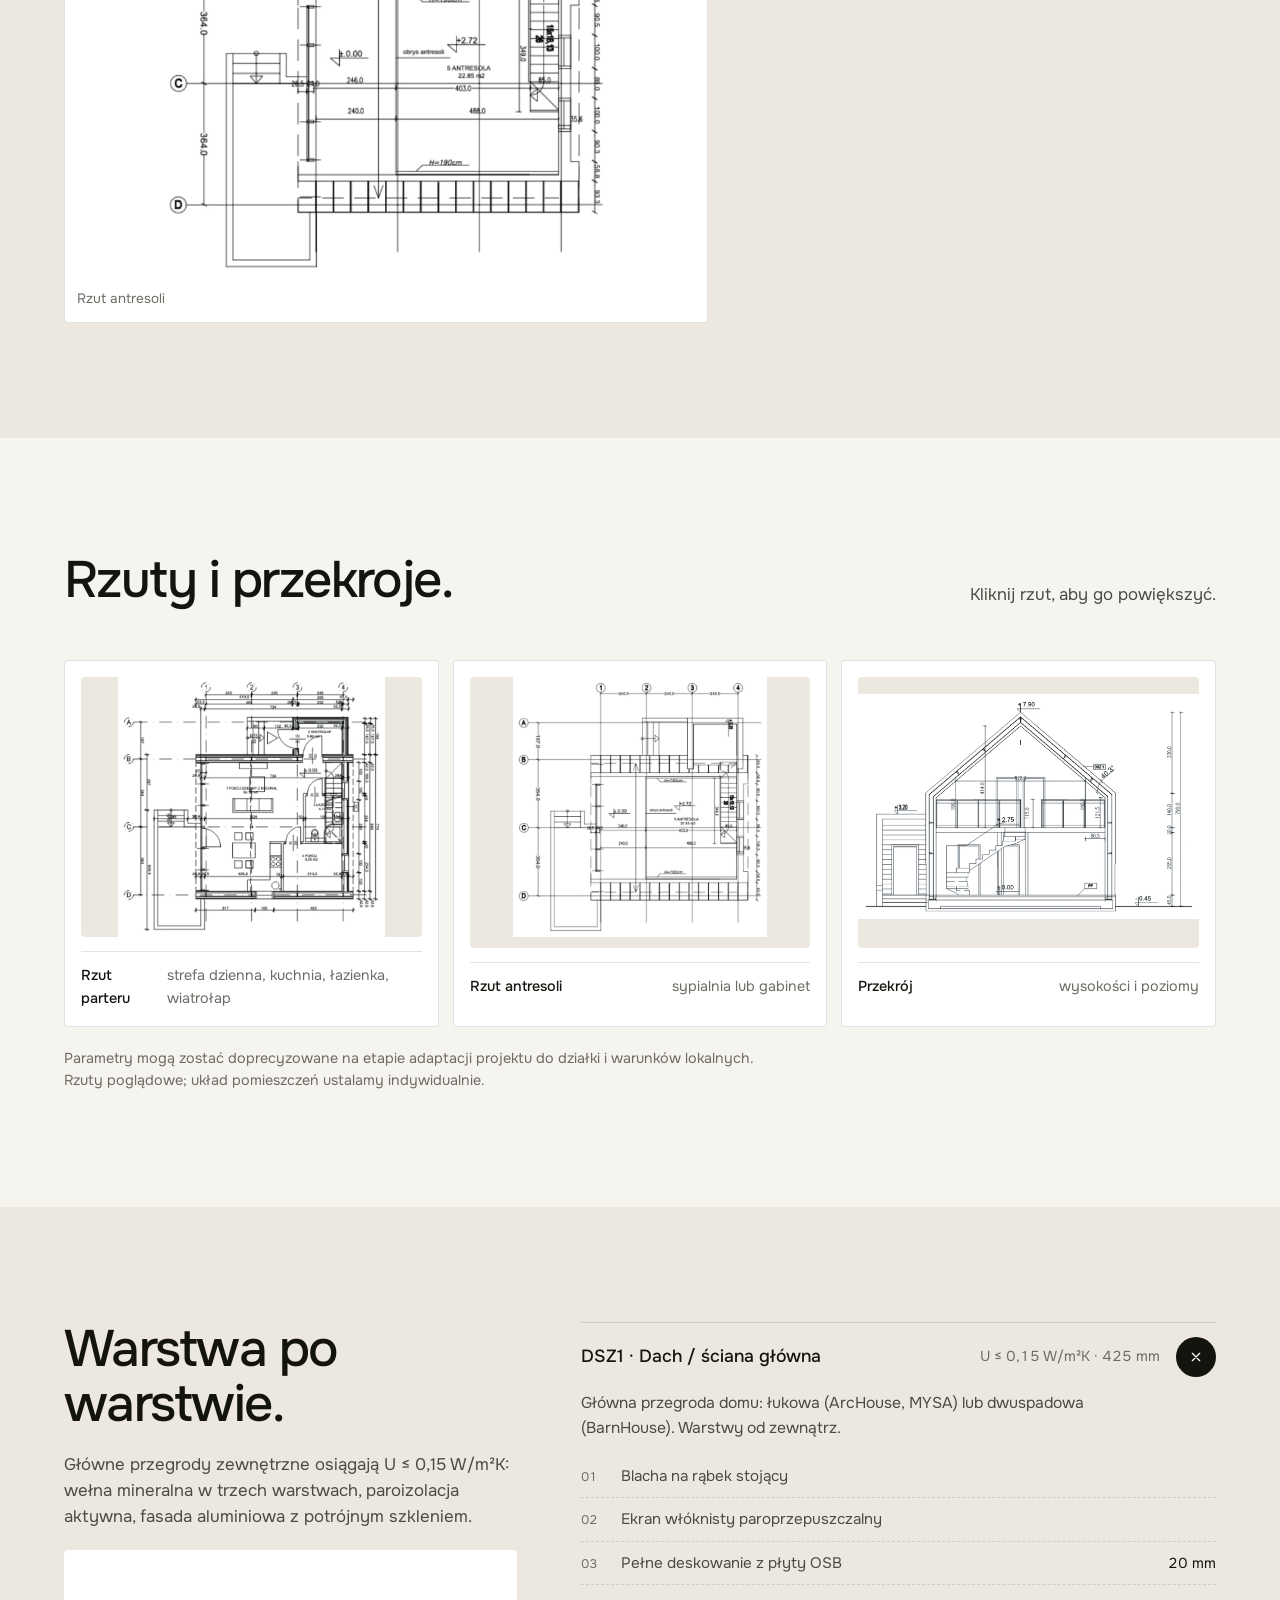
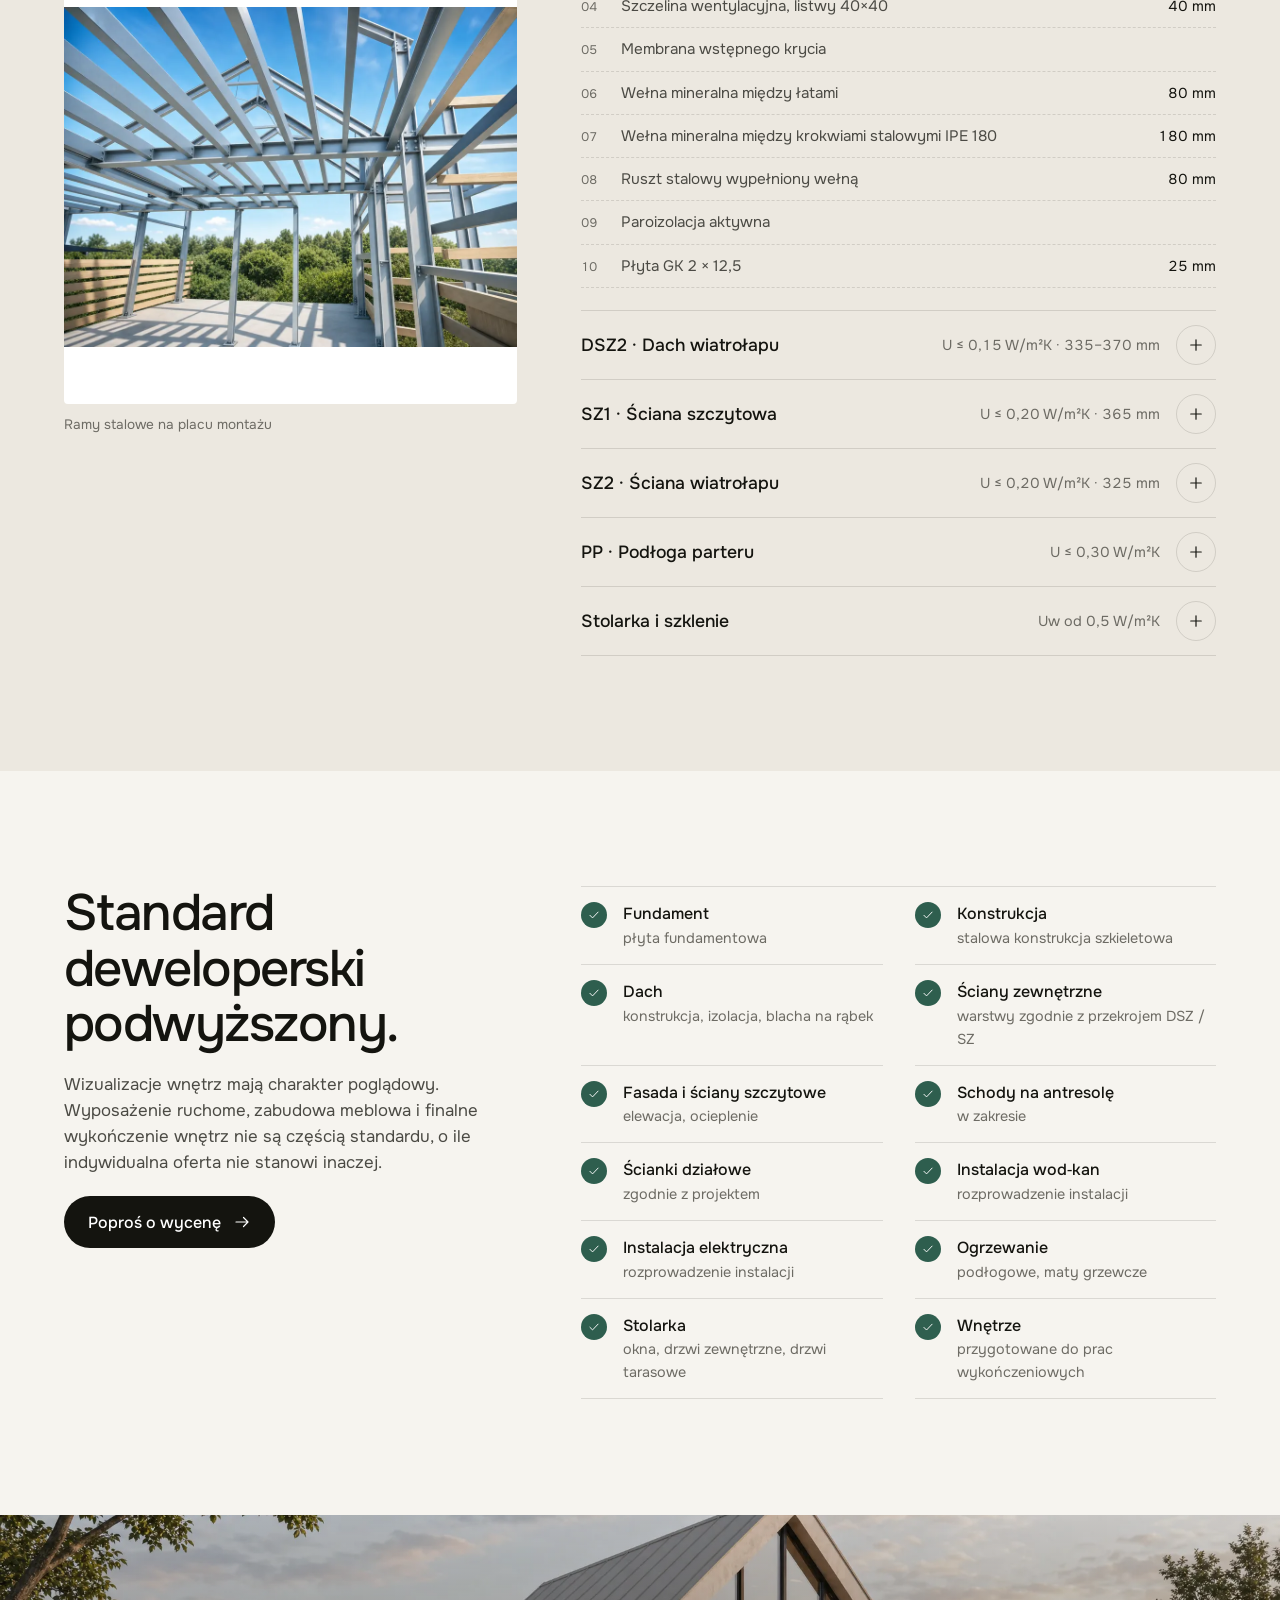
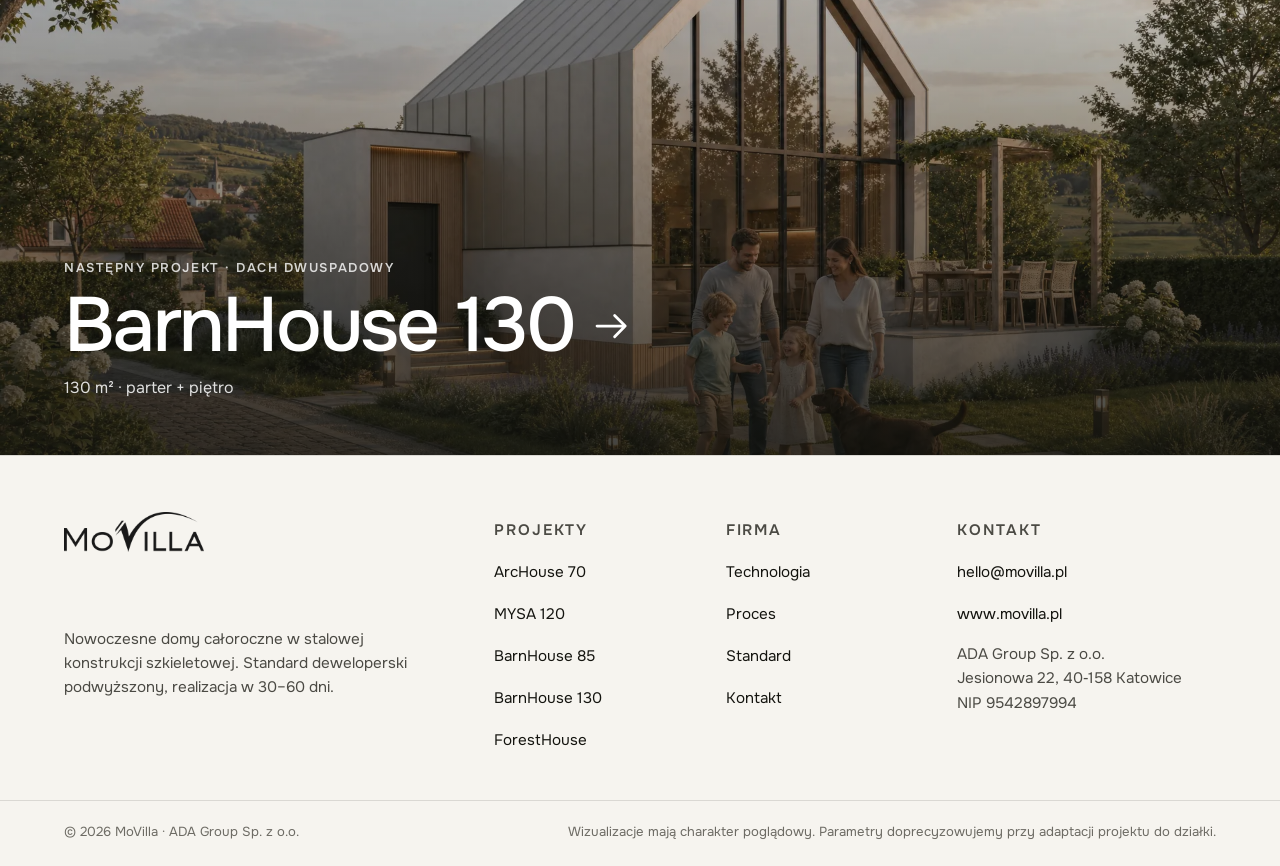
<file: projekty/barnhouse-85.html>
<!DOCTYPE html>
<html lang="pl">
<head>
<meta charset="utf-8">
<meta name="viewport" content="width=device-width, initial-scale=1, viewport-fit=cover">
<title>BarnHouse 85: Dach dwuspadowy · MoVilla</title>
<meta name="description" content="Klasyczna forma domu z dachem dwuspadowym w technologii stalowej. 85 m² z antresolą, przeszklonym szczytem i dachem z blachy na rąbek.">
<meta property="og:title" content="BarnHouse 85: Dach dwuspadowy · MoVilla">
<meta property="og:description" content="Klasyczna forma domu z dachem dwuspadowym w technologii stalowej. 85 m² z antresolą, przeszklonym szczytem i dachem z blachy na rąbek.">
<meta property="og:image" content="../img/barn85/hero.webp">
<meta name="theme-color" content="#F6F4EF">
<link rel="icon" href="../img/favicon-32.png" sizes="32x32">
<link rel="apple-touch-icon" href="../img/favicon-180.png">
<link rel="preconnect" href="https://fonts.googleapis.com">
<link rel="preconnect" href="https://fonts.gstatic.com" crossorigin>
<link href="https://fonts.googleapis.com/css2?family=Onest:wght@300;400;500;600;700&display=swap" rel="stylesheet">
<link rel="stylesheet" href="../css/style.css">
</head>
<body>
<a class="skip" href="#main">Przejdź do treści</a>
<header class="nav nav--light" id="nav">
  <div class="nav__in">
    <a class="nav__logo" href="../index.html" aria-label="MoVilla, strona główna"><img src="../img/logo.webp" alt="MoVilla" width="132" height="38"></a>
    <nav class="nav__links" aria-label="Menu główne">
      <a href="../index.html#projekty">Projekty</a>
      <a href="../index.html#technologia">Technologia</a>
      <a href="../index.html#proces">Proces</a>
      <a href="../index.html#standard">Standard</a>
      <a href="../index.html#kontakt">Kontakt</a>
    </nav>
    <a class="btn btn--sm nav__cta" href="../index.html#kontakt">Zapytaj o wycenę</a>
    <button class="nav__burger" type="button" aria-label="Otwórz menu" aria-expanded="false" aria-controls="menu"><span></span><span></span><span></span></button>
  </div>
</header>
<div class="menu" id="menu" aria-hidden="true">
  <nav class="menu__links" aria-label="Menu mobilne">
    <a href="../index.html#projekty">Projekty</a>
    <a href="../index.html#technologia">Technologia</a>
    <a href="../index.html#proces">Proces</a>
    <a href="../index.html#standard">Standard</a>
    <a href="../index.html#kontakt">Kontakt</a>
  </nav>
  <div class="menu__models">
    <span class="label">Projekty domów</span>
    <a href="../projekty/archouse-70.html">ArcHouse 70 <span>69,5 m²</span></a>
    <a href="../projekty/mysa-120.html">MYSA 120 <span>120,2 m²</span></a>
    <a href="../projekty/barnhouse-85.html">BarnHouse 85 <span>85 m²</span></a>
    <a href="../projekty/barnhouse-130.html">BarnHouse 130 <span>130 m²</span></a>
    <a href="../projekty/foresthouse.html">ForestHouse <span>90 m²</span></a>
  </div>
  <p class="menu__foot"><a href="mailto:hello@movilla.pl">hello@movilla.pl</a><span>Jesionowa 22, 40‑158 Katowice</span></p>
</div>

<main id="main">

<section class="phero">
  <div class="phero__media"><img src="../img/barn85/hero.webp" srcset="../img/barn85/hero-960.webp 960w, ../img/barn85/hero.webp 1920w" sizes="100vw" alt="BarnHouse 85, wizualizacja domu" fetchpriority="high" decoding="async" ></div>
  <div class="phero__content">
    <nav class="crumb" aria-label="Okruszki"><a href="../index.html">MoVilla</a><span>/</span><a href="../index.html#projekty">Projekty</a><span>/</span><span aria-current="page">BarnHouse 85</span></nav>
    <h1 class="phero__title">BarnHouse 85</h1>
    <p class="phero__sub">Klasyczna forma domu z dachem dwuspadowym w technologii stalowej. 85 m² z antresolą, przeszklonym szczytem i dachem z blachy na rąbek.</p>
  </div>
</section>
<div class="params"><div class="wrap params__grid"><div><b>85 <small>m²</small></b><span>powierzchnia całkowita</span></div><div><b>7,28 × 7,60 <small>m</small></b><span>wymiary w osiach konstrukcyjnych</span></div><div><b>7,9 <small>m</small></b><span>wysokość kalenicy</span></div><div><b>30–60 <small>dni</small></b><span>czas realizacji</span></div></div></div>

<section class="pintro">
  <div class="wrap pintro__grid">
    <div class="pintro__text" data-reveal>
      <h2 class="h2">Klasyczna forma. Nowa technologia.</h2>
      <p>BarnHouse łączy technologię MoVilla z klasyczną formą domu z dachem dwuspadowym: przeszklona ściana szczytowa, dach z blachy na rąbek i prosta, elegancka bryła na rzucie prostokąta.</p><p>Parter mieści otwartą strefę dzienną z kuchnią, łazienkę oraz wiatrołap przylegający do ściany podłużnej. Antresola, na około 2/3 długości budynku, pełni rolę sypialni lub gabinetu. Schody na antresolę są w standardzie.</p><p>Budynek opracowano na sprawdzonych parametrach modelu MoVilla BarnHouse, z gwarancją solidności wszystkich zastosowanych elementów.</p>
      <div class="pintro__actions"><a class="btn" href="../index.html#kontakt">Zapytaj o ten projekt <svg class="ic" viewBox="0 0 24 24" fill="none" stroke="currentColor" stroke-width="1.6" stroke-linecap="round" stroke-linejoin="round" aria-hidden="true"><path d="M4 12h16M14 6l6 6-6 6"/></svg></a><a class="lnk" href="#rzuty">Zobacz rzuty <svg class="ic" viewBox="0 0 24 24" fill="none" stroke="currentColor" stroke-width="1.6" stroke-linecap="round" stroke-linejoin="round" aria-hidden="true"><path d="M12 4v16M6 14l6 6 6-6"/></svg></a></div>
    </div>
    <dl class="ptable" data-reveal><div><dt>Powierzchnia</dt><dd>85 m²</dd></div><div><dt>Układ</dt><dd>parter + antresola</dd></div><div><dt>Wysokość w kalenicy</dt><dd>ok. 7,9 m</dd></div><div><dt>Poziom parteru</dt><dd>+40 cm nad terenem</dd></div><div><dt>Podpiwniczenie</dt><dd>brak</dd></div><div><dt>Posadowienie</dt><dd>płyta fundamentowa</dd></div></dl>
  </div>
</section>

<section class="pg" aria-label="Galeria">
  <div class="wrap pg__grid"><figure class="pg__item" data-lightbox="../img/barn85/ext-2.webp" data-cap="Elewacja z tarasem · wizualizacja"><span class="pg__img"><img src="../img/barn85/ext-2.webp" srcset="../img/barn85/ext-2-960.webp 960w, ../img/barn85/ext-2.webp 1920w" sizes="(max-width:760px) 100vw, 50vw" alt="BarnHouse 85, Elewacja z tarasem, wizualizacja" loading="lazy" decoding="async" ></span><figcaption>Elewacja z tarasem</figcaption><span class="pg__zoom" aria-hidden="true"><svg class="ic" viewBox="0 0 24 24" fill="none" stroke="currentColor" stroke-width="1.6" stroke-linecap="round" stroke-linejoin="round" aria-hidden="true"><circle cx="11" cy="11" r="6.5"/><path d="M16 16l4.5 4.5"/></svg></span></figure><figure class="pg__item" data-lightbox="../img/barn130/vertical.webp" data-cap="Wieczorem · wizualizacja"><span class="pg__img"><img src="../img/barn130/vertical.webp" srcset="../img/barn130/vertical-960.webp 960w, ../img/barn130/vertical.webp 1920w" sizes="(max-width:760px) 100vw, 50vw" alt="BarnHouse 85, Wieczorem, wizualizacja" loading="lazy" decoding="async" ></span><figcaption>Wieczorem</figcaption><span class="pg__zoom" aria-hidden="true"><svg class="ic" viewBox="0 0 24 24" fill="none" stroke="currentColor" stroke-width="1.6" stroke-linecap="round" stroke-linejoin="round" aria-hidden="true"><circle cx="11" cy="11" r="6.5"/><path d="M16 16l4.5 4.5"/></svg></span></figure><figure class="pg__item" data-lightbox="../img/barn85/ext-3.webp" data-cap="Widok boczny · wizualizacja"><span class="pg__img"><img src="../img/barn85/ext-3.webp" srcset="../img/barn85/ext-3-960.webp 960w, ../img/barn85/ext-3.webp 1920w" sizes="(max-width:760px) 100vw, 50vw" alt="BarnHouse 85, Widok boczny, wizualizacja" loading="lazy" decoding="async" ></span><figcaption>Widok boczny</figcaption><span class="pg__zoom" aria-hidden="true"><svg class="ic" viewBox="0 0 24 24" fill="none" stroke="currentColor" stroke-width="1.6" stroke-linecap="round" stroke-linejoin="round" aria-hidden="true"><circle cx="11" cy="11" r="6.5"/><path d="M16 16l4.5 4.5"/></svg></span></figure><figure class="pg__item" data-lightbox="../img/barn85/aerial.webp" data-cap="Bryła w otoczeniu · wizualizacja"><span class="pg__img"><img src="../img/barn85/aerial.webp" srcset="../img/barn85/aerial-960.webp 960w, ../img/barn85/aerial.webp 1920w" sizes="(max-width:760px) 100vw, 50vw" alt="BarnHouse 85, Bryła w otoczeniu, wizualizacja" loading="lazy" decoding="async" ></span><figcaption>Bryła w otoczeniu</figcaption><span class="pg__zoom" aria-hidden="true"><svg class="ic" viewBox="0 0 24 24" fill="none" stroke="currentColor" stroke-width="1.6" stroke-linecap="round" stroke-linejoin="round" aria-hidden="true"><circle cx="11" cy="11" r="6.5"/><path d="M16 16l4.5 4.5"/></svg></span></figure><figure class="pg__item" data-lightbox="../img/barn130/night.webp" data-cap="Nocą · wizualizacja"><span class="pg__img"><img src="../img/barn130/night.webp" srcset="../img/barn130/night-960.webp 960w, ../img/barn130/night.webp 1920w" sizes="(max-width:760px) 100vw, 50vw" alt="BarnHouse 85, Nocą, wizualizacja" loading="lazy" decoding="async" ></span><figcaption>Nocą</figcaption><span class="pg__zoom" aria-hidden="true"><svg class="ic" viewBox="0 0 24 24" fill="none" stroke="currentColor" stroke-width="1.6" stroke-linecap="round" stroke-linejoin="round" aria-hidden="true"><circle cx="11" cy="11" r="6.5"/><path d="M16 16l4.5 4.5"/></svg></span></figure></div>
</section>

<section class="pint">
  <div class="wrap sec-head" data-reveal><h2 class="h2">Przykładowa aranżacja wnętrz.</h2><p class="lead">Przewiń w bok. Kliknij zdjęcie, aby je powiększyć.</p></div>
  <div class="strip" tabindex="0"><figure class="strip__item" data-lightbox="../img/barn85/int-1.webp" data-cap="Wnętrze, aranżacja przykładowa"><span class="strip__img"><img src="../img/barn85/int-1.webp" srcset="../img/barn85/int-1-960.webp 960w, ../img/barn85/int-1.webp 1920w" sizes="(max-width:760px) 85vw, 40vw" alt="BarnHouse 85, wnętrze, aranżacja przykładowa" loading="lazy" decoding="async" ></span></figure><figure class="strip__item" data-lightbox="../img/barn85/int-2.webp" data-cap="Wnętrze, aranżacja przykładowa"><span class="strip__img"><img src="../img/barn85/int-2.webp" srcset="../img/barn85/int-2-960.webp 960w, ../img/barn85/int-2.webp 1920w" sizes="(max-width:760px) 85vw, 40vw" alt="BarnHouse 85, wnętrze, aranżacja przykładowa" loading="lazy" decoding="async" ></span></figure><figure class="strip__item" data-lightbox="../img/arc70/int-3.webp" data-cap="Wnętrze, aranżacja przykładowa"><span class="strip__img"><img src="../img/arc70/int-3.webp" srcset="../img/arc70/int-3-960.webp 960w, ../img/arc70/int-3.webp 1920w" sizes="(max-width:760px) 85vw, 40vw" alt="BarnHouse 85, wnętrze, aranżacja przykładowa" loading="lazy" decoding="async" ></span></figure><figure class="strip__item" data-lightbox="../img/mysa120/int-5.webp" data-cap="Wnętrze, aranżacja przykładowa"><span class="strip__img"><img src="../img/mysa120/int-5.webp" srcset="../img/mysa120/int-5-960.webp 960w, ../img/mysa120/int-5.webp 1920w" sizes="(max-width:760px) 85vw, 40vw" alt="BarnHouse 85, wnętrze, aranżacja przykładowa" loading="lazy" decoding="async" ></span></figure></div>
  <p class="wrap note">Wizualizacje wnętrz mają charakter poglądowy i przedstawiają przykładową aranżację.</p>
</section>

<section class="variants" id="warianty">
  <div class="wrap">
    <div class="sec-head" data-reveal><h2 class="h2">Warianty i konfiguracje.</h2><p class="lead">Dopasuj układ do swoich potrzeb. Wybierz wariant, aby zobaczyć rzut lub wizualizację.</p></div>
    <div class="tabs" role="tablist" aria-label="Warianty"><button class="tab is-active" type="button" role="tab" id="tab-0" aria-selected="true" aria-controls="panel-0"><span class="tab__title">Antresola</span><span class="tab__chip">w standardzie</span></button><button class="tab" type="button" role="tab" id="tab-1" aria-selected="false" aria-controls="panel-1"><span class="tab__title">BarnHouse 130</span><span class="tab__chip">większy model</span></button><button class="tab" type="button" role="tab" id="tab-2" aria-selected="false" aria-controls="panel-2"><span class="tab__title">Garaż lub garaż z tarasem</span><span class="tab__chip">opcja dodatkowa</span></button></div>
    <div class="tabpanels"><div class="tabpanel is-active" role="tabpanel" id="panel-0" aria-labelledby="tab-0"><figure class="tabpanel__img"><img src="../img/barn85/plan-antresola.webp" alt="Rzut antresoli" loading="lazy" decoding="async"><figcaption>Rzut antresoli</figcaption></figure><p>Sypialnia lub gabinet nad strefą dzienną, otwarta na salon lub wydzielona ścianką.</p></div><div class="tabpanel" role="tabpanel" id="panel-1" aria-labelledby="tab-1" hidden><figure class="tabpanel__img"><img src="../img/barn130/hero.webp" alt="BarnHouse 130" loading="lazy" decoding="async"><figcaption>BarnHouse 130</figcaption></figure><p>Ta sama forma w większym metrażu: 130 m² z pełnowymiarowym piętrem.</p></div><div class="tabpanel" role="tabpanel" id="panel-2" aria-labelledby="tab-2" hidden><figure class="tabpanel__img"><img src="../img/barn85/plan-parter.webp" alt="Opcja dodatkowa" loading="lazy" decoding="async"><figcaption>Opcja dodatkowa</figcaption></figure><p>Do każdego modelu można dodać garaż albo garaż z tarasem na dachu.</p></div></div>
  </div>
</section>

<section class="plans" id="rzuty">
  <div class="wrap">
    <div class="sec-head" data-reveal><h2 class="h2">Rzuty i przekroje.</h2><p class="lead">Kliknij rzut, aby go powiększyć.</p></div>
    <div class="plans__grid"><figure class="plan" data-lightbox="../img/barn85/plan-parter.webp" data-cap="Rzut parteru"><span class="plan__img"><img src="../img/barn85/plan-parter.webp" alt="BarnHouse 85, Rzut parteru" loading="lazy" decoding="async"></span><figcaption><b>Rzut parteru</b><span>strefa dzienna, kuchnia, łazienka, wiatrołap</span></figcaption></figure><figure class="plan" data-lightbox="../img/barn85/plan-antresola.webp" data-cap="Rzut antresoli"><span class="plan__img"><img src="../img/barn85/plan-antresola.webp" alt="BarnHouse 85, Rzut antresoli" loading="lazy" decoding="async"></span><figcaption><b>Rzut antresoli</b><span>sypialnia lub gabinet</span></figcaption></figure><figure class="plan" data-lightbox="../img/barn85/section.webp" data-cap="Przekrój"><span class="plan__img"><img src="../img/barn85/section.webp" alt="BarnHouse 85, Przekrój" loading="lazy" decoding="async"></span><figcaption><b>Przekrój</b><span>wysokości i poziomy</span></figcaption></figure></div>
    <p class="note">Parametry mogą zostać doprecyzowane na etapie adaptacji projektu do działki i warunków lokalnych. Rzuty poglądowe; układ pomieszczeń ustalamy indywidualnie.</p>
  </div>
</section>

<section class="spec" id="technologia">
  <div class="wrap spec__grid">
    <div class="spec__side" data-reveal>
      <h2 class="h2">Warstwa po warstwie.</h2>
      <p class="lead">Główne przegrody zewnętrzne osiągają U ≤ 0,15 W/m²K: wełna mineralna w trzech warstwach, paroizolacja aktywna, fasada aluminiowa z potrójnym szkleniem.</p>
      <figure class="reveal"><span class="reveal__img"><img src="../img/common/tech-1.webp" srcset="../img/common/tech-1-960.webp 960w, ../img/common/tech-1.webp 1920w" sizes="(max-width:760px) 100vw, 40vw" alt="Konstrukcja stalowa MoVilla" loading="lazy" decoding="async" ></span><figcaption>Ramy stalowe na placu montażu</figcaption></figure>
    </div>
    <div class="acc" data-reveal><div class="acc__item"><h3><button class="acc__btn" type="button" aria-expanded="false" aria-controls="acc-0" id="accb-0"><span class="acc__t">DSZ1 · Dach / ściana główna</span><span class="acc__u">U ≤ 0,15 W/m²K · 425 mm</span><span class="acc__plus"><svg class="ic" viewBox="0 0 24 24" fill="none" stroke="currentColor" stroke-width="1.6" stroke-linecap="round" stroke-linejoin="round" aria-hidden="true"><path d="M12 5v14M5 12h14"/></svg></span></button></h3>
        <div class="acc__panel" id="acc-0" role="region" aria-labelledby="accb-0"><div class="acc__in"><p>Główna przegroda domu: łukowa (ArcHouse, MYSA) lub dwuspadowa (BarnHouse). Warstwy od zewnątrz.</p><ol class=layers><li><span>Blacha na rąbek stojący</span><span class="num"></span></li><li><span>Ekran włóknisty paroprzepuszczalny</span><span class="num"></span></li><li><span>Pełne deskowanie z płyty OSB</span><span class="num">20 mm</span></li><li><span>Szczelina wentylacyjna, listwy 40×40</span><span class="num">40 mm</span></li><li><span>Membrana wstępnego krycia</span><span class="num"></span></li><li><span>Wełna mineralna między łatami</span><span class="num">80 mm</span></li><li><span>Wełna mineralna między krokwiami stalowymi IPE 180</span><span class="num">180 mm</span></li><li><span>Ruszt stalowy wypełniony wełną</span><span class="num">80 mm</span></li><li><span>Paroizolacja aktywna</span><span class="num"></span></li><li><span>Płyta GK 2 × 12,5</span><span class="num">25 mm</span></li></ol></div></div></div><div class="acc__item"><h3><button class="acc__btn" type="button" aria-expanded="false" aria-controls="acc-1" id="accb-1"><span class="acc__t">DSZ2 · Dach wiatrołapu</span><span class="acc__u">U ≤ 0,15 W/m²K · 335–370 mm</span><span class="acc__plus"><svg class="ic" viewBox="0 0 24 24" fill="none" stroke="currentColor" stroke-width="1.6" stroke-linecap="round" stroke-linejoin="round" aria-hidden="true"><path d="M12 5v14M5 12h14"/></svg></span></button></h3>
        <div class="acc__panel" id="acc-1" role="region" aria-labelledby="accb-1"><div class="acc__in"><ol class=layers><li><span>Blacha na rąbek stojący</span><span class="num"></span></li><li><span>Ekran włóknisty paroprzepuszczalny</span><span class="num"></span></li><li><span>Pełne deskowanie z płyty OSB</span><span class="num">20 mm</span></li><li><span>Szczelina wentylacyjna, listwy 40×40</span><span class="num">40 mm</span></li><li><span>Membrana wstępnego krycia</span><span class="num"></span></li><li><span>Wełna mineralna między łatami</span><span class="num">90–130 mm</span></li><li><span>Wełna mineralna między krokwiami stalowymi</span><span class="num">160 mm</span></li><li><span>Paroizolacja aktywna</span><span class="num"></span></li><li><span>Płyta GK 2 × 12,5</span><span class="num">25 mm</span></li></ol></div></div></div><div class="acc__item"><h3><button class="acc__btn" type="button" aria-expanded="false" aria-controls="acc-2" id="accb-2"><span class="acc__t">SZ1 · Ściana szczytowa</span><span class="acc__u">U ≤ 0,20 W/m²K · 365 mm</span><span class="acc__plus"><svg class="ic" viewBox="0 0 24 24" fill="none" stroke="currentColor" stroke-width="1.6" stroke-linecap="round" stroke-linejoin="round" aria-hidden="true"><path d="M12 5v14M5 12h14"/></svg></span></button></h3>
        <div class="acc__panel" id="acc-2" role="region" aria-labelledby="accb-2"><div class="acc__in"><p>Przeszklona lub pełna ściana szczytowa z drewnianą elewacją.</p><ol class=layers><li><span>Deski elewacyjne</span><span class="num">20 mm</span></li><li><span>Łaty, szczelina wentylacyjna 40×40</span><span class="num">40 mm</span></li><li><span>Płyta drzewna otwarta dyfuzyjnie</span><span class="num">20 mm</span></li><li><span>Konstrukcja stalowa 90 + kontrłaty 80, wełna mineralna</span><span class="num">170 mm</span></li><li><span>Profile stalowe 90, wełna mineralna</span><span class="num">90 mm</span></li><li><span>Paroizolacja aktywna</span><span class="num"></span></li><li><span>Płyta GK 2 × 12,5</span><span class="num">25 mm</span></li></ol></div></div></div><div class="acc__item"><h3><button class="acc__btn" type="button" aria-expanded="false" aria-controls="acc-3" id="accb-3"><span class="acc__t">SZ2 · Ściana wiatrołapu</span><span class="acc__u">U ≤ 0,20 W/m²K · 325 mm</span><span class="acc__plus"><svg class="ic" viewBox="0 0 24 24" fill="none" stroke="currentColor" stroke-width="1.6" stroke-linecap="round" stroke-linejoin="round" aria-hidden="true"><path d="M12 5v14M5 12h14"/></svg></span></button></h3>
        <div class="acc__panel" id="acc-3" role="region" aria-labelledby="accb-3"><div class="acc__in"><ol class=layers><li><span>Panele lub deski elewacyjne</span><span class="num">20 mm</span></li><li><span>Łaty, szczelina wentylacyjna 40×40</span><span class="num">40 mm</span></li><li><span>Płyta drzewna otwarta dyfuzyjnie</span><span class="num">20 mm</span></li><li><span>Kontrłaty drewniane 60, wełna mineralna</span><span class="num">60 mm</span></li><li><span>Łaty drewniane 80, wełna mineralna</span><span class="num">80 mm</span></li><li><span>Konstrukcja stalowa 80, wełna mineralna</span><span class="num">80 mm</span></li><li><span>Paroizolacja aktywna</span><span class="num"></span></li><li><span>Płyta GK 2 × 12,5</span><span class="num">25 mm</span></li></ol></div></div></div><div class="acc__item"><h3><button class="acc__btn" type="button" aria-expanded="false" aria-controls="acc-4" id="accb-4"><span class="acc__t">PP · Podłoga parteru</span><span class="acc__u">U ≤ 0,30 W/m²K</span><span class="acc__plus"><svg class="ic" viewBox="0 0 24 24" fill="none" stroke="currentColor" stroke-width="1.6" stroke-linecap="round" stroke-linejoin="round" aria-hidden="true"><path d="M12 5v14M5 12h14"/></svg></span></button></h3>
        <div class="acc__panel" id="acc-4" role="region" aria-labelledby="accb-4"><div class="acc__in"><p>Warstwa wykończeniowa (parkiet, terakota) po stronie inwestora, o ile oferta nie stanowi inaczej.</p><ol class=layers><li><span>Warstwa wykończeniowa inwestora</span><span class="num">ok. 20 mm</span></li><li><span>Wylewka cementowa, jastrych</span><span class="num">60 mm</span></li><li><span>Ogrzewanie podłogowe</span><span class="num"></span></li><li><span>Folia izolacyjna</span><span class="num"></span></li><li><span>Styropian podłogowy EPS</span><span class="num">120 mm</span></li><li><span>Izolacja przeciwwilgociowa, folia budowlana</span><span class="num"></span></li><li><span>Płyta fundamentowa wg projektu</span><span class="num">250 mm</span></li><li><span>2 × folia budowlana na zakład</span><span class="num"></span></li><li><span>Styrodur 4000 CS</span><span class="num">200 mm</span></li><li><span>Chudy beton B10</span><span class="num">100 mm</span></li><li><span>Podbudowa: tłuczeń, pospółka</span><span class="num">300–400 mm</span></li></ol></div></div></div><div class="acc__item"><h3><button class="acc__btn" type="button" aria-expanded="false" aria-controls="acc-5" id="accb-5"><span class="acc__t">Stolarka i szklenie</span><span class="acc__u">Uw od 0,5 W/m²K</span><span class="acc__plus"><svg class="ic" viewBox="0 0 24 24" fill="none" stroke="currentColor" stroke-width="1.6" stroke-linecap="round" stroke-linejoin="round" aria-hidden="true"><path d="M12 5v14M5 12h14"/></svg></span></button></h3>
        <div class="acc__panel" id="acc-5" role="region" aria-labelledby="accb-5"><div class="acc__in"><p>Fasada słupowo‑ryglowa RAL 7016 w systemie MC WALL ALIPLAST, okna GENESIS ALIPLAST. Szklenie potrójne; grubość i typ szkła dobierane do strefy wiatrowej (powłoki Antisol, Cool Light, Sun Guard). Statyka wg PN‑EN 1991‑1‑3 i 1991‑1‑4.</p></div></div></div></div>
  </div>
</section>

<section class="standard" id="standard">
  <div class="wrap standard__grid">
    <div class="standard__text" data-reveal>
      <h2 class="h2">Standard deweloperski podwyższony.</h2>
      <p class="lead">Wizualizacje wnętrz mają charakter poglądowy. Wyposażenie ruchome, zabudowa meblowa i finalne wykończenie wnętrz nie są częścią standardu, o ile indywidualna oferta nie stanowi inaczej.</p>
      <a class="btn" href="../index.html#kontakt">Poproś o wycenę <svg class="ic" viewBox="0 0 24 24" fill="none" stroke="currentColor" stroke-width="1.6" stroke-linecap="round" stroke-linejoin="round" aria-hidden="true"><path d="M4 12h16M14 6l6 6-6 6"/></svg></a>
    </div>
    <ul class="checklist" data-stagger><li><span class="chk"><svg class="ic" viewBox="0 0 24 24" fill="none" stroke="currentColor" stroke-width="1.6" stroke-linecap="round" stroke-linejoin="round" aria-hidden="true"><path d="M5 12.5l4.5 4.5L19 7"/></svg></span><span><b>Fundament</b><small>płyta fundamentowa</small></span></li><li><span class="chk"><svg class="ic" viewBox="0 0 24 24" fill="none" stroke="currentColor" stroke-width="1.6" stroke-linecap="round" stroke-linejoin="round" aria-hidden="true"><path d="M5 12.5l4.5 4.5L19 7"/></svg></span><span><b>Konstrukcja</b><small>stalowa konstrukcja szkieletowa</small></span></li><li><span class="chk"><svg class="ic" viewBox="0 0 24 24" fill="none" stroke="currentColor" stroke-width="1.6" stroke-linecap="round" stroke-linejoin="round" aria-hidden="true"><path d="M5 12.5l4.5 4.5L19 7"/></svg></span><span><b>Dach</b><small>konstrukcja, izolacja, blacha na rąbek</small></span></li><li><span class="chk"><svg class="ic" viewBox="0 0 24 24" fill="none" stroke="currentColor" stroke-width="1.6" stroke-linecap="round" stroke-linejoin="round" aria-hidden="true"><path d="M5 12.5l4.5 4.5L19 7"/></svg></span><span><b>Ściany zewnętrzne</b><small>warstwy zgodnie z przekrojem DSZ / SZ</small></span></li><li><span class="chk"><svg class="ic" viewBox="0 0 24 24" fill="none" stroke="currentColor" stroke-width="1.6" stroke-linecap="round" stroke-linejoin="round" aria-hidden="true"><path d="M5 12.5l4.5 4.5L19 7"/></svg></span><span><b>Fasada i ściany szczytowe</b><small>elewacja, ocieplenie</small></span></li><li><span class="chk"><svg class="ic" viewBox="0 0 24 24" fill="none" stroke="currentColor" stroke-width="1.6" stroke-linecap="round" stroke-linejoin="round" aria-hidden="true"><path d="M5 12.5l4.5 4.5L19 7"/></svg></span><span><b>Schody na antresolę</b><small>w zakresie</small></span></li><li><span class="chk"><svg class="ic" viewBox="0 0 24 24" fill="none" stroke="currentColor" stroke-width="1.6" stroke-linecap="round" stroke-linejoin="round" aria-hidden="true"><path d="M5 12.5l4.5 4.5L19 7"/></svg></span><span><b>Ścianki działowe</b><small>zgodnie z projektem</small></span></li><li><span class="chk"><svg class="ic" viewBox="0 0 24 24" fill="none" stroke="currentColor" stroke-width="1.6" stroke-linecap="round" stroke-linejoin="round" aria-hidden="true"><path d="M5 12.5l4.5 4.5L19 7"/></svg></span><span><b>Instalacja wod‑kan</b><small>rozprowadzenie instalacji</small></span></li><li><span class="chk"><svg class="ic" viewBox="0 0 24 24" fill="none" stroke="currentColor" stroke-width="1.6" stroke-linecap="round" stroke-linejoin="round" aria-hidden="true"><path d="M5 12.5l4.5 4.5L19 7"/></svg></span><span><b>Instalacja elektryczna</b><small>rozprowadzenie instalacji</small></span></li><li><span class="chk"><svg class="ic" viewBox="0 0 24 24" fill="none" stroke="currentColor" stroke-width="1.6" stroke-linecap="round" stroke-linejoin="round" aria-hidden="true"><path d="M5 12.5l4.5 4.5L19 7"/></svg></span><span><b>Ogrzewanie</b><small>podłogowe, maty grzewcze</small></span></li><li><span class="chk"><svg class="ic" viewBox="0 0 24 24" fill="none" stroke="currentColor" stroke-width="1.6" stroke-linecap="round" stroke-linejoin="round" aria-hidden="true"><path d="M5 12.5l4.5 4.5L19 7"/></svg></span><span><b>Stolarka</b><small>okna, drzwi zewnętrzne, drzwi tarasowe</small></span></li><li><span class="chk"><svg class="ic" viewBox="0 0 24 24" fill="none" stroke="currentColor" stroke-width="1.6" stroke-linecap="round" stroke-linejoin="round" aria-hidden="true"><path d="M5 12.5l4.5 4.5L19 7"/></svg></span><span><b>Wnętrze</b><small>przygotowane do prac wykończeniowych</small></span></li></ul>
  </div>
</section>

<a class="pnext" href="../projekty/barnhouse-130.html">
  <span class="pnext__media"><img src="../img/barn130/hero.webp" srcset="../img/barn130/hero-960.webp 960w, ../img/barn130/hero.webp 1920w" sizes="100vw" alt="BarnHouse 130, wizualizacja" loading="lazy" decoding="async" ></span>
  <span class="pnext__content wrap"><span class="label label--light">Następny projekt · Dach dwuspadowy</span><span class="pnext__title">BarnHouse 130 <svg class="ic" viewBox="0 0 24 24" fill="none" stroke="currentColor" stroke-width="1.6" stroke-linecap="round" stroke-linejoin="round" aria-hidden="true"><path d="M4 12h16M14 6l6 6-6 6"/></svg></span><span class="pnext__meta">130 m² · parter + piętro</span></span>
</a>

</main>
<footer class="footer">
  <div class="footer__in">
    <div class="footer__brand">
      <img src="../img/logo.webp" alt="MoVilla" width="150" height="43">
      <p>Nowoczesne domy całoroczne w stalowej konstrukcji szkieletowej. Standard deweloperski podwyższony, realizacja w 30–60 dni.</p>
    </div>
    <div class="footer__col"><span class="label">Projekty</span>
      <a href="../projekty/archouse-70.html">ArcHouse 70</a><a href="../projekty/mysa-120.html">MYSA 120</a>
      <a href="../projekty/barnhouse-85.html">BarnHouse 85</a><a href="../projekty/barnhouse-130.html">BarnHouse 130</a>
      <a href="../projekty/foresthouse.html">ForestHouse</a></div>
    <div class="footer__col"><span class="label">Firma</span>
      <a href="../index.html#technologia">Technologia</a><a href="../index.html#proces">Proces</a>
      <a href="../index.html#standard">Standard</a><a href="../index.html#kontakt">Kontakt</a></div>
    <div class="footer__col"><span class="label">Kontakt</span>
      <a href="mailto:hello@movilla.pl">hello@movilla.pl</a><a href="https://www.movilla.pl" target="_blank" rel="noopener">www.movilla.pl</a>
      <span>ADA Group Sp. z o.o.<br>Jesionowa 22, 40‑158 Katowice<br>NIP 9542897994</span></div>
  </div>
  <div class="footer__bottom"><span>© 2026 MoVilla · ADA Group Sp. z o.o.</span><span>Wizualizacje mają charakter poglądowy. Parametry doprecyzowujemy przy adaptacji projektu do działki.</span></div>
</footer>
<div class="mobile-cta"><a class="btn" href="../index.html#kontakt">Zapytaj o wycenę <svg class="ic" viewBox="0 0 24 24" fill="none" stroke="currentColor" stroke-width="1.6" stroke-linecap="round" stroke-linejoin="round" aria-hidden="true"><path d="M4 12h16M14 6l6 6-6 6"/></svg></a></div>
<div class="lightbox" role="dialog" aria-modal="true" aria-label="Podgląd zdjęcia" hidden>
  <button class="lightbox__close" type="button" aria-label="Zamknij podgląd"><svg class="ic" viewBox="0 0 24 24" fill="none" stroke="currentColor" stroke-width="1.6" stroke-linecap="round" stroke-linejoin="round" aria-hidden="true"><path d="M6 6l12 12M18 6L6 18"/></svg></button>
  <button class="lightbox__nav lightbox__nav--prev" type="button" aria-label="Poprzednie zdjęcie"><svg class="ic" viewBox="0 0 24 24" fill="none" stroke="currentColor" stroke-width="1.6" stroke-linecap="round" stroke-linejoin="round" aria-hidden="true"><path d="M20 12H4M10 6l-6 6 6 6"/></svg></button>
  <figure><img src="[data-uri]" alt=""><figcaption></figcaption></figure>
  <button class="lightbox__nav lightbox__nav--next" type="button" aria-label="Następne zdjęcie"><svg class="ic" viewBox="0 0 24 24" fill="none" stroke="currentColor" stroke-width="1.6" stroke-linecap="round" stroke-linejoin="round" aria-hidden="true"><path d="M4 12h16M14 6l6 6-6 6"/></svg></button>
</div>
<script src="../js/vendor/gsap.min.js"></script>
<script src="../js/vendor/ScrollTrigger.min.js"></script>
<script src="../js/main.js"></script>
</body>
</html>
</file>
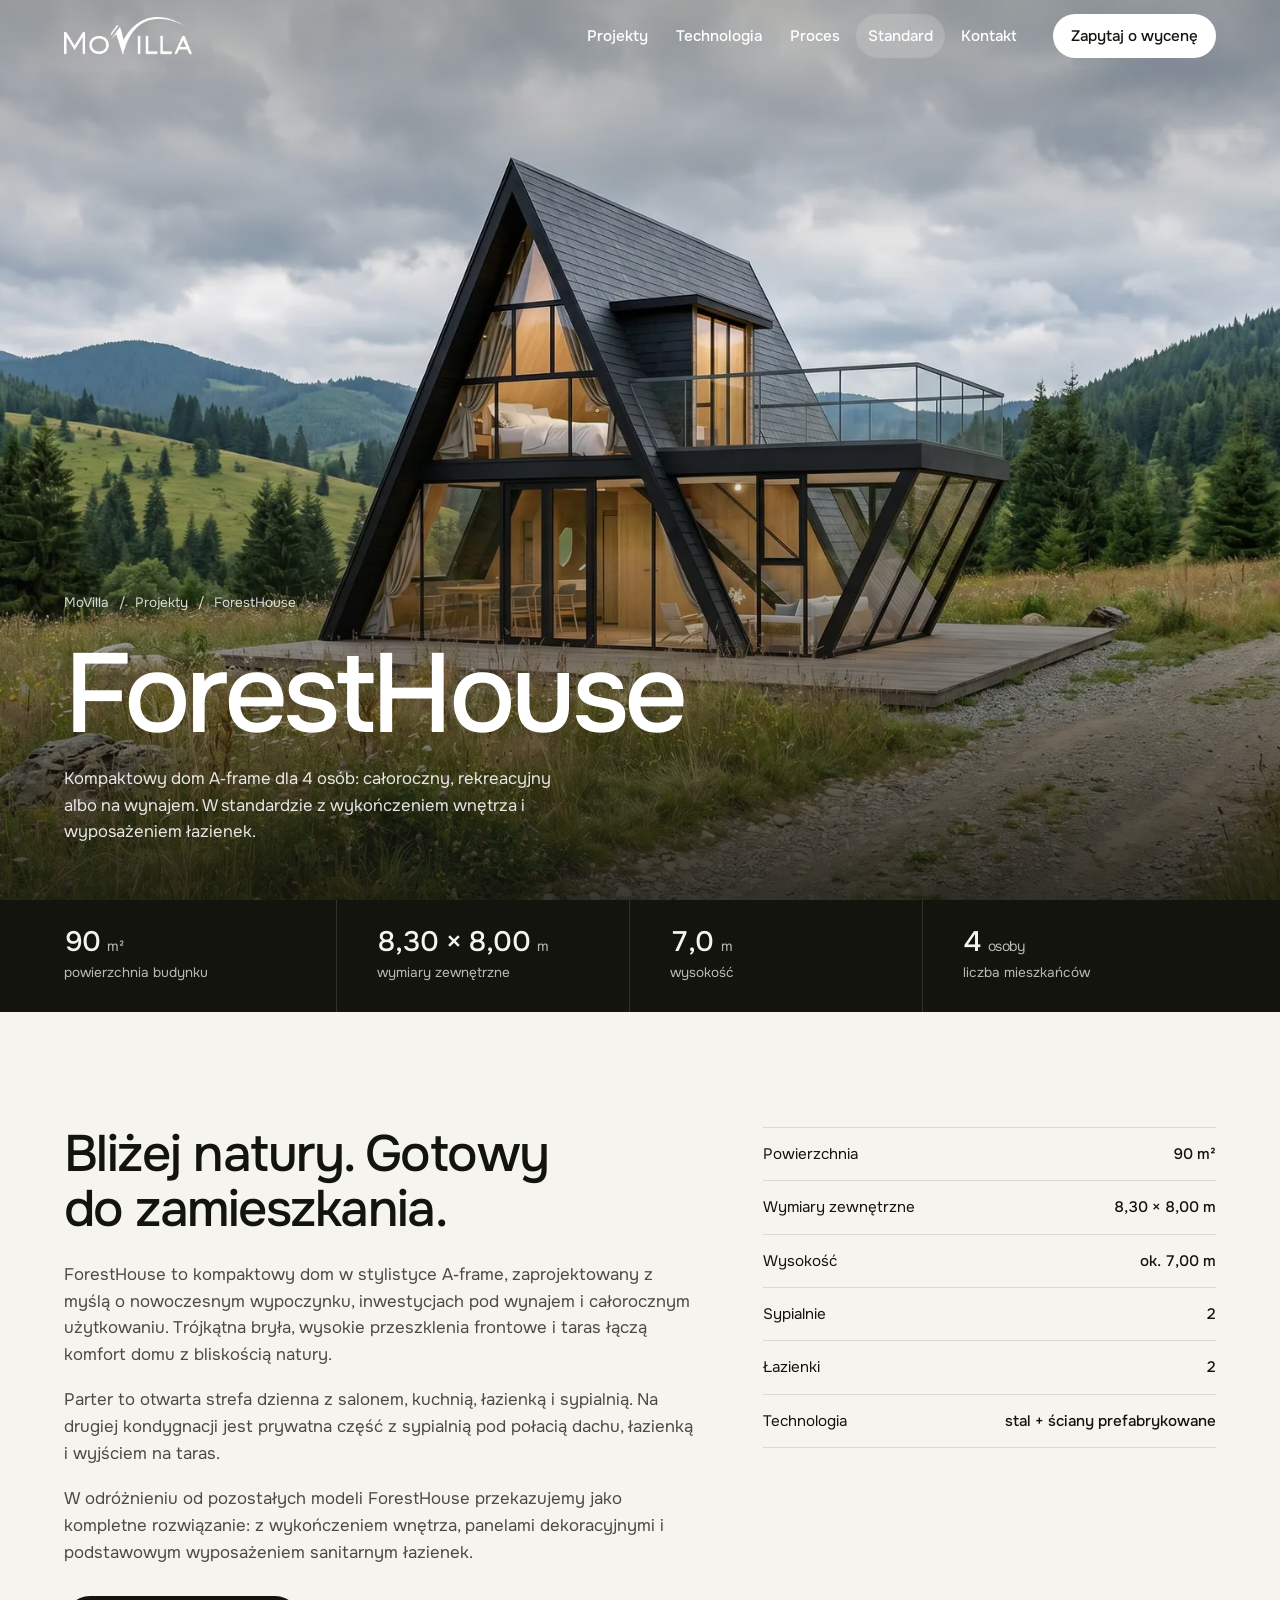
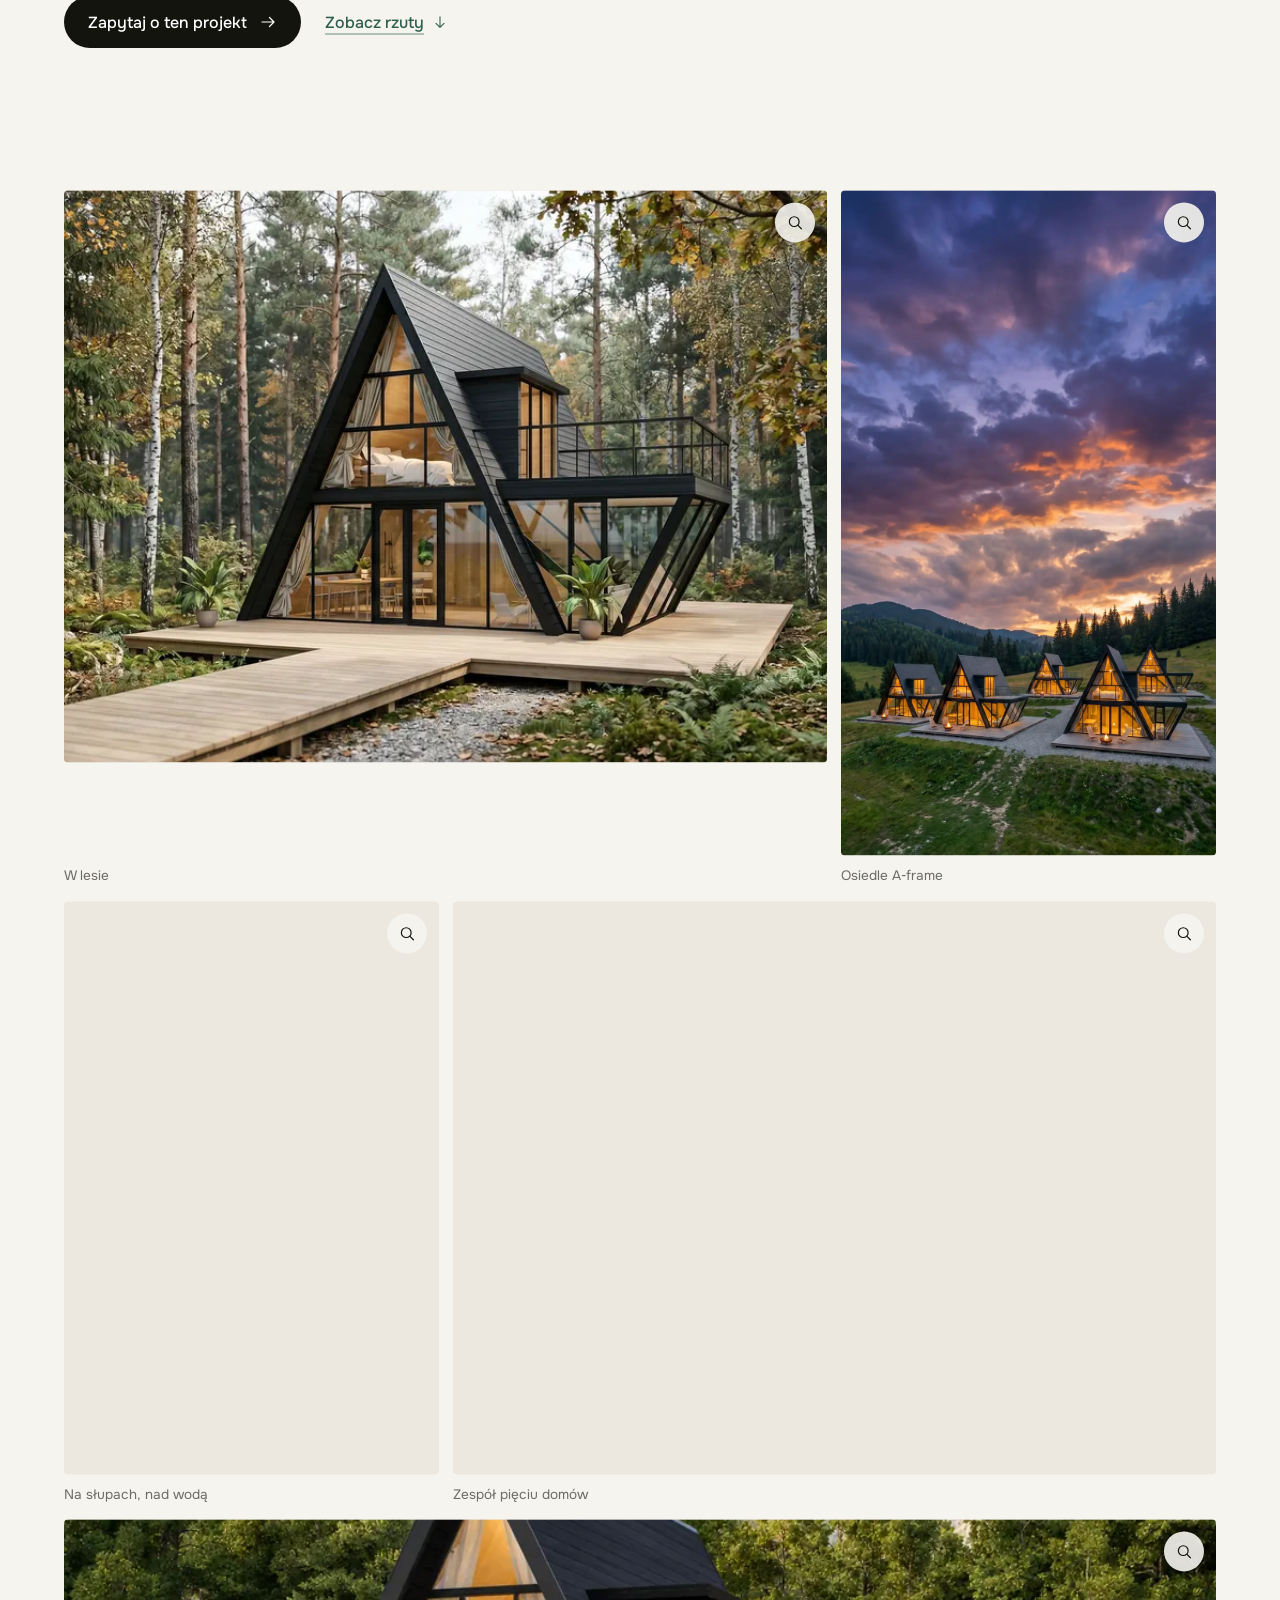
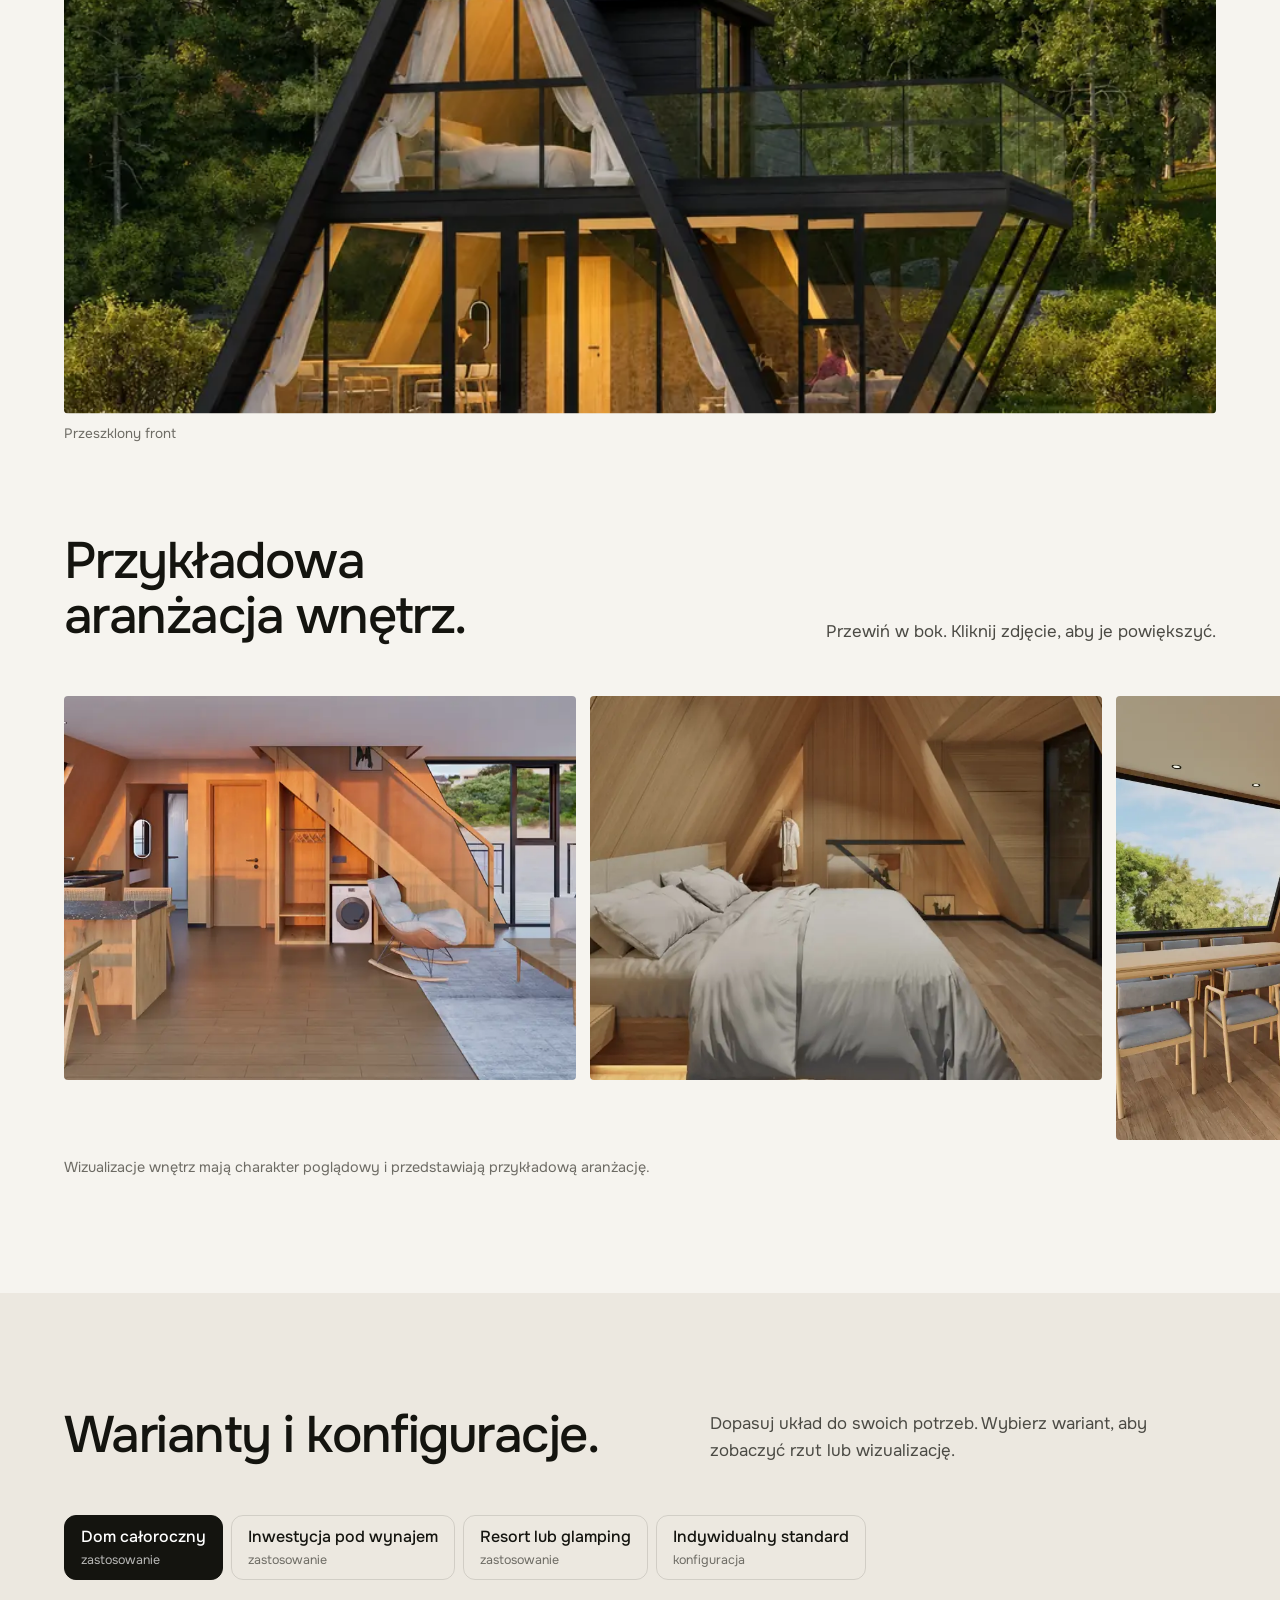
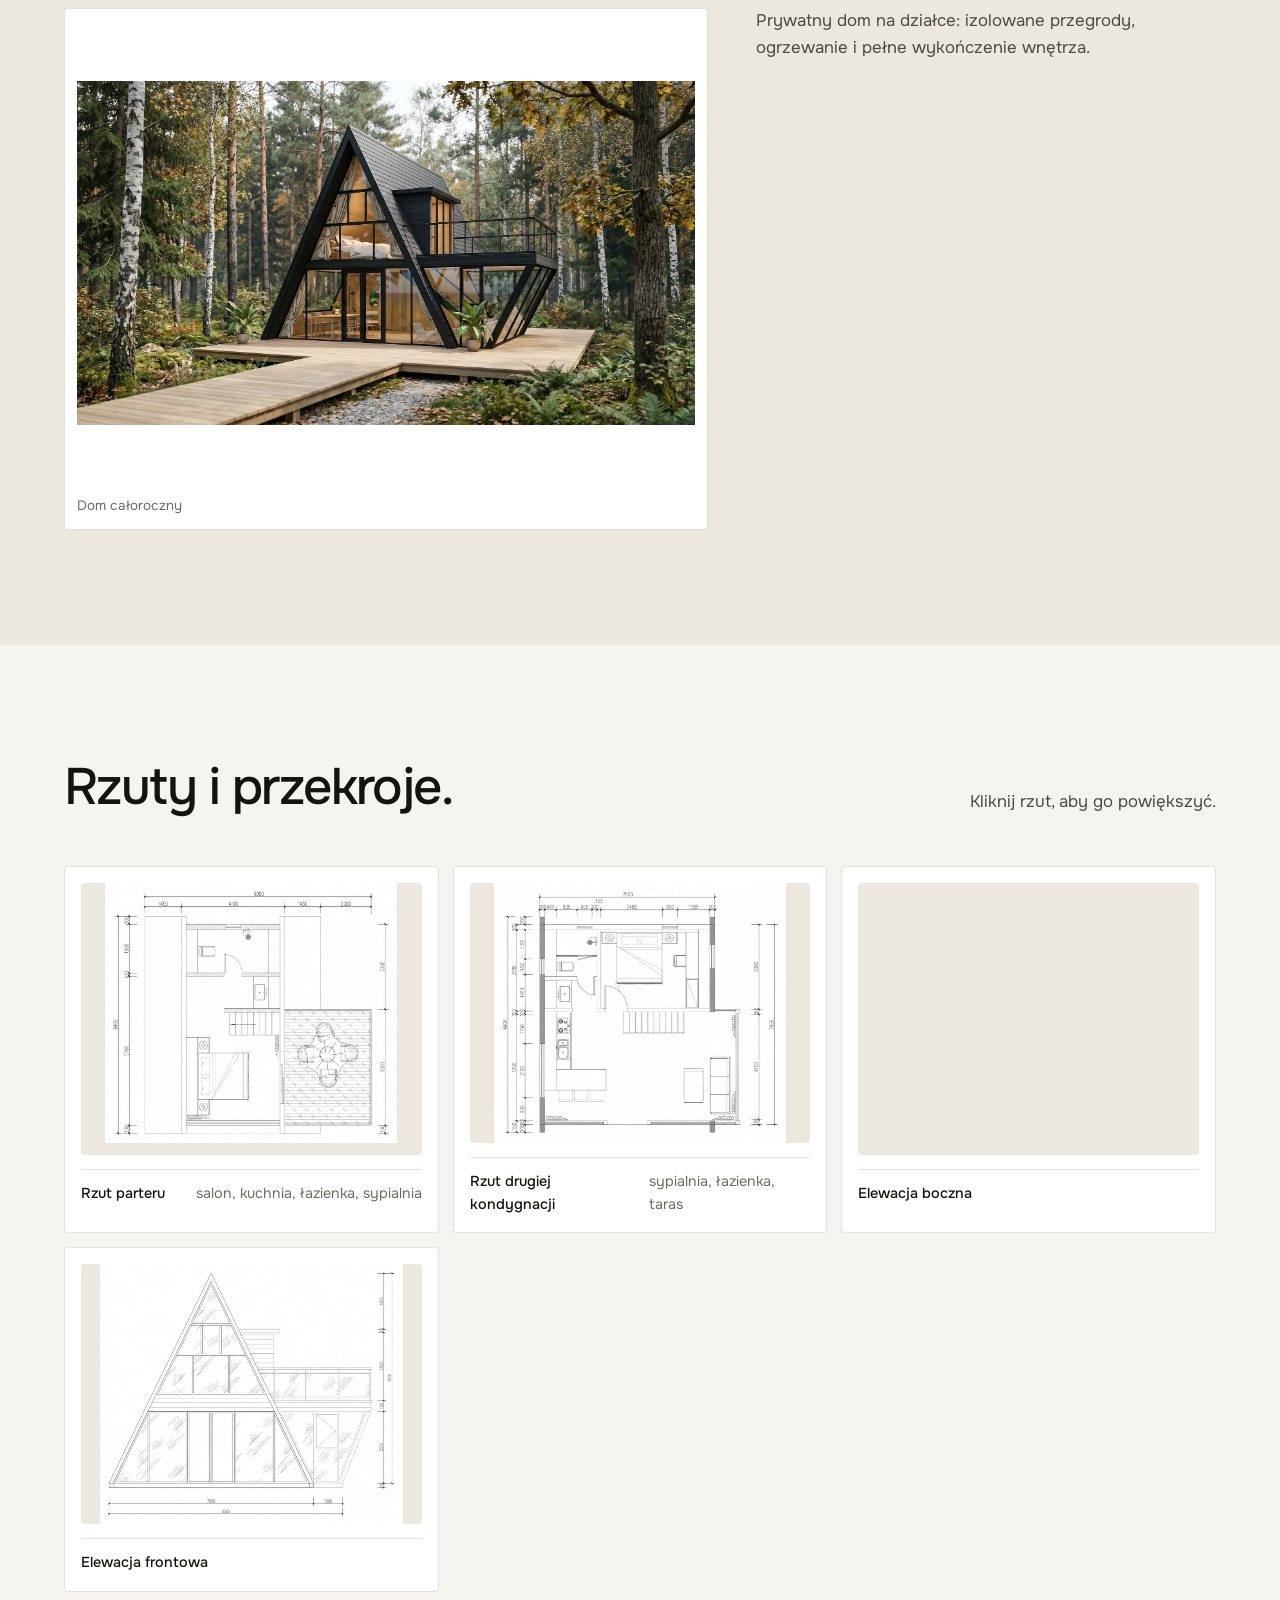
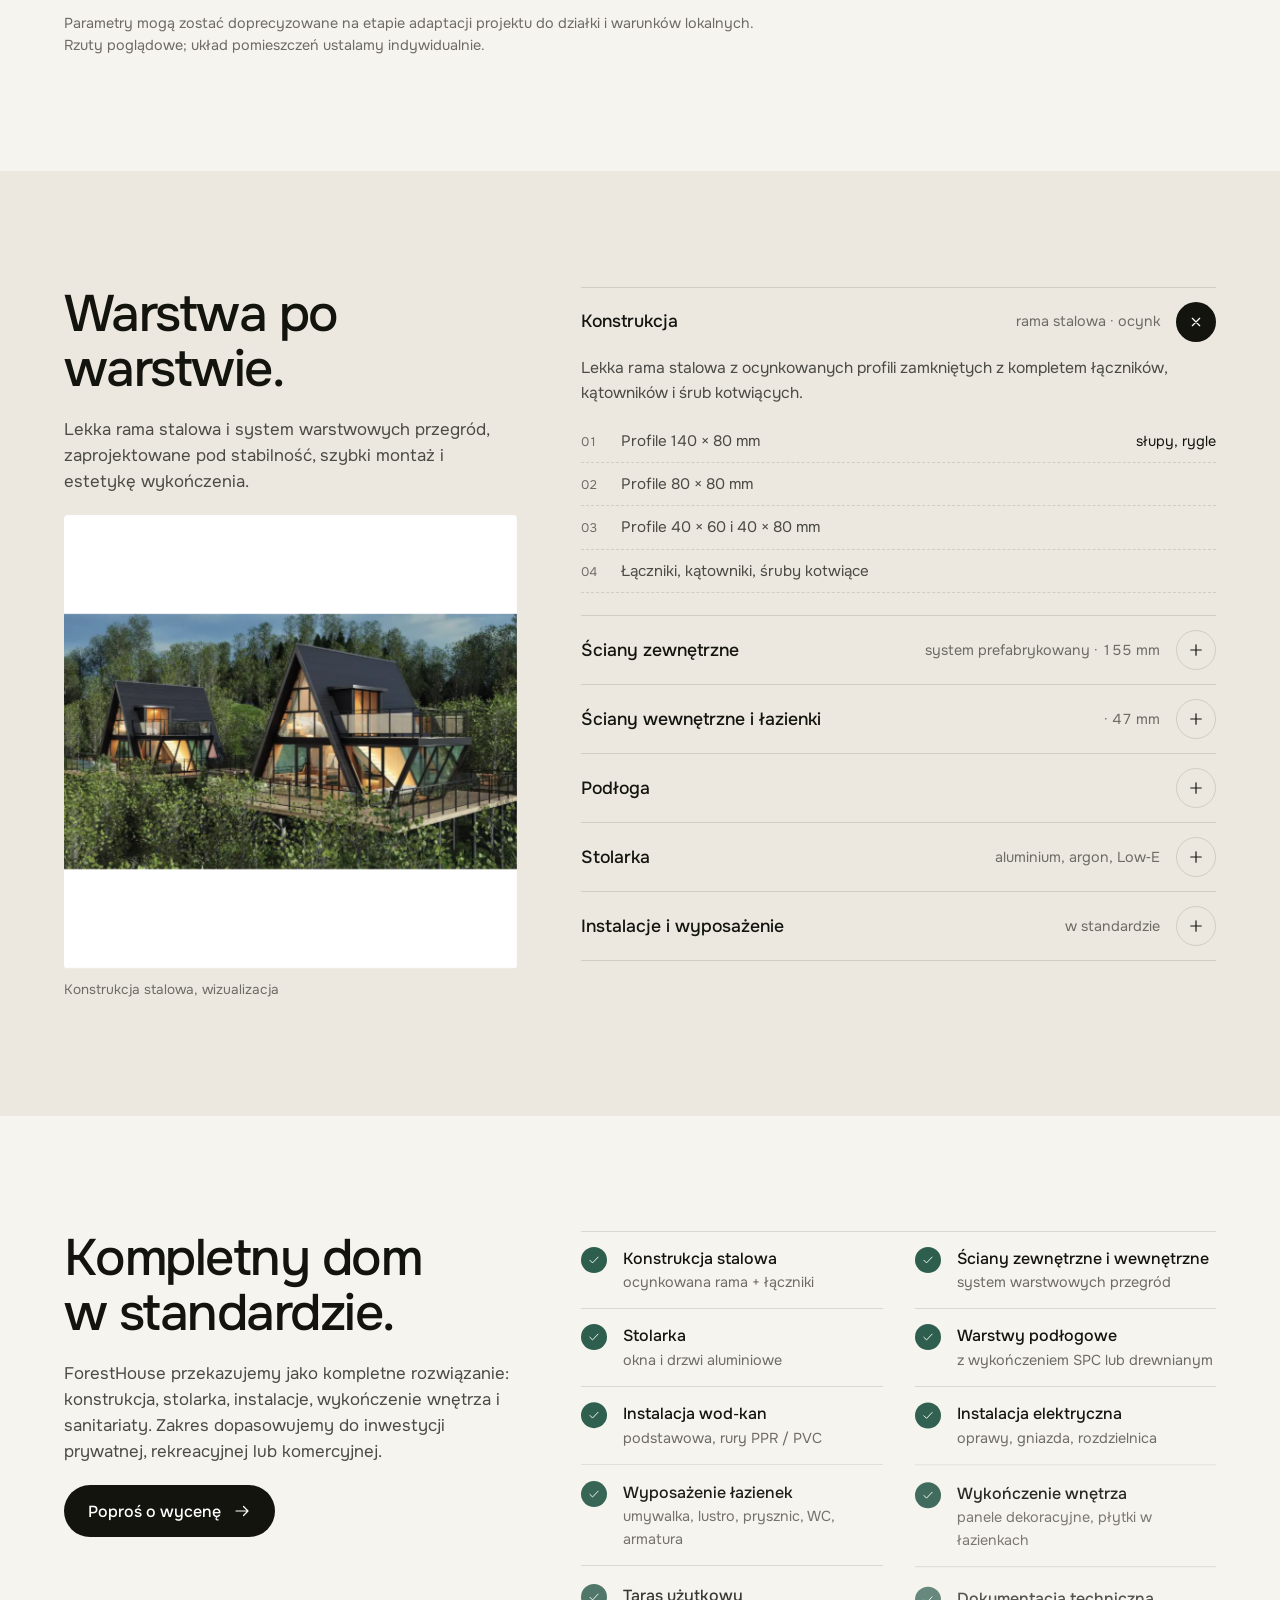
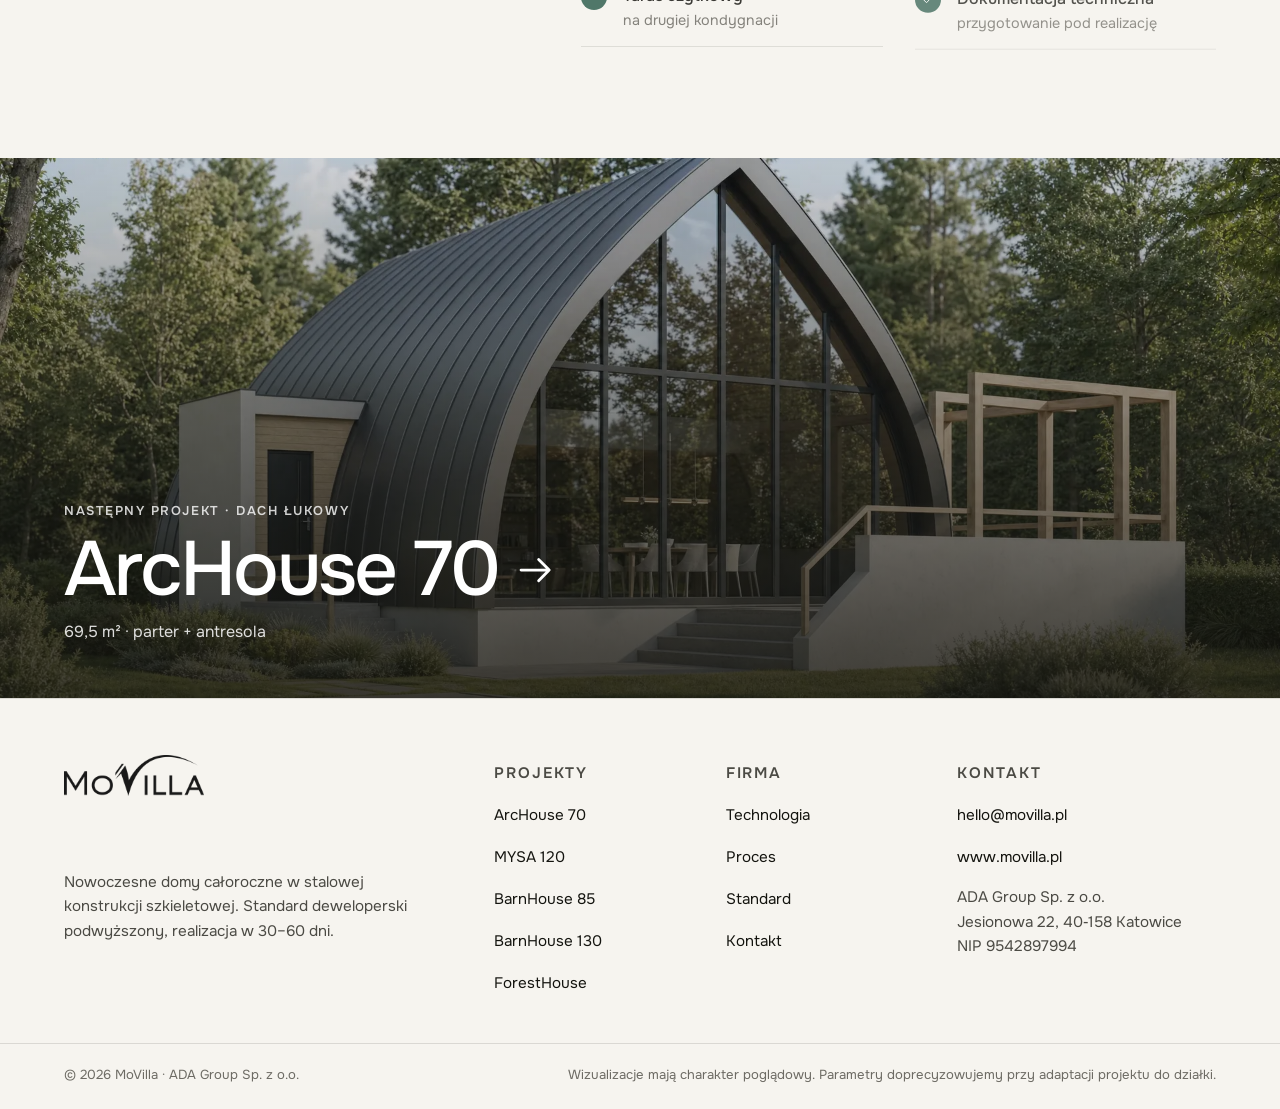
<file: projekty/foresthouse.html>
<!DOCTYPE html>
<html lang="pl">
<head>
<meta charset="utf-8">
<meta name="viewport" content="width=device-width, initial-scale=1, viewport-fit=cover">
<title>ForestHouse: A‑frame · MoVilla</title>
<meta name="description" content="Kompaktowy dom A‑frame dla 4 osób: całoroczny, rekreacyjny albo na wynajem. W standardzie z wykończeniem wnętrza i wyposażeniem łazienek.">
<meta property="og:title" content="ForestHouse: A‑frame · MoVilla">
<meta property="og:description" content="Kompaktowy dom A‑frame dla 4 osób: całoroczny, rekreacyjny albo na wynajem. W standardzie z wykończeniem wnętrza i wyposażeniem łazienek.">
<meta property="og:image" content="../img/forest/hero.webp">
<meta name="theme-color" content="#F6F4EF">
<link rel="icon" href="../img/favicon-32.png" sizes="32x32">
<link rel="apple-touch-icon" href="../img/favicon-180.png">
<link rel="preconnect" href="https://fonts.googleapis.com">
<link rel="preconnect" href="https://fonts.gstatic.com" crossorigin>
<link href="https://fonts.googleapis.com/css2?family=Onest:wght@300;400;500;600;700&display=swap" rel="stylesheet">
<link rel="stylesheet" href="../css/style.css">
</head>
<body>
<a class="skip" href="#main">Przejdź do treści</a>
<header class="nav nav--light" id="nav">
  <div class="nav__in">
    <a class="nav__logo" href="../index.html" aria-label="MoVilla, strona główna"><img src="../img/logo.webp" alt="MoVilla" width="132" height="38"></a>
    <nav class="nav__links" aria-label="Menu główne">
      <a href="../index.html#projekty">Projekty</a>
      <a href="../index.html#technologia">Technologia</a>
      <a href="../index.html#proces">Proces</a>
      <a href="../index.html#standard">Standard</a>
      <a href="../index.html#kontakt">Kontakt</a>
    </nav>
    <a class="btn btn--sm nav__cta" href="../index.html#kontakt">Zapytaj o wycenę</a>
    <button class="nav__burger" type="button" aria-label="Otwórz menu" aria-expanded="false" aria-controls="menu"><span></span><span></span><span></span></button>
  </div>
</header>
<div class="menu" id="menu" aria-hidden="true">
  <nav class="menu__links" aria-label="Menu mobilne">
    <a href="../index.html#projekty">Projekty</a>
    <a href="../index.html#technologia">Technologia</a>
    <a href="../index.html#proces">Proces</a>
    <a href="../index.html#standard">Standard</a>
    <a href="../index.html#kontakt">Kontakt</a>
  </nav>
  <div class="menu__models">
    <span class="label">Projekty domów</span>
    <a href="../projekty/archouse-70.html">ArcHouse 70 <span>69,5 m²</span></a>
    <a href="../projekty/mysa-120.html">MYSA 120 <span>120,2 m²</span></a>
    <a href="../projekty/barnhouse-85.html">BarnHouse 85 <span>85 m²</span></a>
    <a href="../projekty/barnhouse-130.html">BarnHouse 130 <span>130 m²</span></a>
    <a href="../projekty/foresthouse.html">ForestHouse <span>90 m²</span></a>
  </div>
  <p class="menu__foot"><a href="mailto:hello@movilla.pl">hello@movilla.pl</a><span>Jesionowa 22, 40‑158 Katowice</span></p>
</div>

<main id="main">

<section class="phero">
  <div class="phero__media"><img src="../img/forest/hero.webp" srcset="../img/forest/hero-960.webp 960w, ../img/forest/hero.webp 1920w" sizes="100vw" alt="ForestHouse, wizualizacja domu" fetchpriority="high" decoding="async" ></div>
  <div class="phero__content">
    <nav class="crumb" aria-label="Okruszki"><a href="../index.html">MoVilla</a><span>/</span><a href="../index.html#projekty">Projekty</a><span>/</span><span aria-current="page">ForestHouse</span></nav>
    <h1 class="phero__title">ForestHouse</h1>
    <p class="phero__sub">Kompaktowy dom A‑frame dla 4 osób: całoroczny, rekreacyjny albo na wynajem. W standardzie z wykończeniem wnętrza i wyposażeniem łazienek.</p>
  </div>
</section>
<div class="params"><div class="wrap params__grid"><div><b>90 <small>m²</small></b><span>powierzchnia budynku</span></div><div><b>8,30 × 8,00 <small>m</small></b><span>wymiary zewnętrzne</span></div><div><b>7,0 <small>m</small></b><span>wysokość</span></div><div><b>4 <small>osoby</small></b><span>liczba mieszkańców</span></div></div></div>

<section class="pintro">
  <div class="wrap pintro__grid">
    <div class="pintro__text" data-reveal>
      <h2 class="h2">Bliżej natury. Gotowy do zamieszkania.</h2>
      <p>ForestHouse to kompaktowy dom w stylistyce A‑frame, zaprojektowany z myślą o nowoczesnym wypoczynku, inwestycjach pod wynajem i całorocznym użytkowaniu. Trójkątna bryła, wysokie przeszklenia frontowe i taras łączą komfort domu z bliskością natury.</p><p>Parter to otwarta strefa dzienna z salonem, kuchnią, łazienką i sypialnią. Na drugiej kondygnacji jest prywatna część z sypialnią pod połacią dachu, łazienką i wyjściem na taras.</p><p>W odróżnieniu od pozostałych modeli ForestHouse przekazujemy jako kompletne rozwiązanie: z wykończeniem wnętrza, panelami dekoracyjnymi i podstawowym wyposażeniem sanitarnym łazienek.</p>
      <div class="pintro__actions"><a class="btn" href="../index.html#kontakt">Zapytaj o ten projekt <svg class="ic" viewBox="0 0 24 24" fill="none" stroke="currentColor" stroke-width="1.6" stroke-linecap="round" stroke-linejoin="round" aria-hidden="true"><path d="M4 12h16M14 6l6 6-6 6"/></svg></a><a class="lnk" href="#rzuty">Zobacz rzuty <svg class="ic" viewBox="0 0 24 24" fill="none" stroke="currentColor" stroke-width="1.6" stroke-linecap="round" stroke-linejoin="round" aria-hidden="true"><path d="M12 4v16M6 14l6 6 6-6"/></svg></a></div>
    </div>
    <dl class="ptable" data-reveal><div><dt>Powierzchnia</dt><dd>90 m²</dd></div><div><dt>Wymiary zewnętrzne</dt><dd>8,30 × 8,00 m</dd></div><div><dt>Wysokość</dt><dd>ok. 7,00 m</dd></div><div><dt>Sypialnie</dt><dd>2</dd></div><div><dt>Łazienki</dt><dd>2</dd></div><div><dt>Technologia</dt><dd>stal + ściany prefabrykowane</dd></div></dl>
  </div>
</section>

<section class="pg" aria-label="Galeria">
  <div class="wrap pg__grid"><figure class="pg__item" data-lightbox="../img/forest/ext-2.webp" data-cap="W lesie · wizualizacja"><span class="pg__img"><img src="../img/forest/ext-2.webp" srcset="../img/forest/ext-2-960.webp 960w, ../img/forest/ext-2.webp 1920w" sizes="(max-width:760px) 100vw, 50vw" alt="ForestHouse, W lesie, wizualizacja" loading="lazy" decoding="async" ></span><figcaption>W lesie</figcaption><span class="pg__zoom" aria-hidden="true"><svg class="ic" viewBox="0 0 24 24" fill="none" stroke="currentColor" stroke-width="1.6" stroke-linecap="round" stroke-linejoin="round" aria-hidden="true"><circle cx="11" cy="11" r="6.5"/><path d="M16 16l4.5 4.5"/></svg></span></figure><figure class="pg__item" data-lightbox="../img/forest/vertical.webp" data-cap="Osiedle A‑frame · wizualizacja"><span class="pg__img"><img src="../img/forest/vertical.webp" srcset="../img/forest/vertical-960.webp 960w, ../img/forest/vertical.webp 1920w" sizes="(max-width:760px) 100vw, 50vw" alt="ForestHouse, Osiedle A‑frame, wizualizacja" loading="lazy" decoding="async" ></span><figcaption>Osiedle A‑frame</figcaption><span class="pg__zoom" aria-hidden="true"><svg class="ic" viewBox="0 0 24 24" fill="none" stroke="currentColor" stroke-width="1.6" stroke-linecap="round" stroke-linejoin="round" aria-hidden="true"><circle cx="11" cy="11" r="6.5"/><path d="M16 16l4.5 4.5"/></svg></span></figure><figure class="pg__item" data-lightbox="../img/forest/ext-3.webp" data-cap="Na słupach, nad wodą · wizualizacja"><span class="pg__img"><img src="../img/forest/ext-3.webp" srcset="../img/forest/ext-3-960.webp 960w, ../img/forest/ext-3.webp 1920w" sizes="(max-width:760px) 100vw, 50vw" alt="ForestHouse, Na słupach, nad wodą, wizualizacja" loading="lazy" decoding="async" ></span><figcaption>Na słupach, nad wodą</figcaption><span class="pg__zoom" aria-hidden="true"><svg class="ic" viewBox="0 0 24 24" fill="none" stroke="currentColor" stroke-width="1.6" stroke-linecap="round" stroke-linejoin="round" aria-hidden="true"><circle cx="11" cy="11" r="6.5"/><path d="M16 16l4.5 4.5"/></svg></span></figure><figure class="pg__item" data-lightbox="../img/forest/glamping.webp" data-cap="Zespół pięciu domów · wizualizacja"><span class="pg__img"><img src="../img/forest/glamping.webp" srcset="../img/forest/glamping-960.webp 960w, ../img/forest/glamping.webp 1920w" sizes="(max-width:760px) 100vw, 50vw" alt="ForestHouse, Zespół pięciu domów, wizualizacja" loading="lazy" decoding="async" ></span><figcaption>Zespół pięciu domów</figcaption><span class="pg__zoom" aria-hidden="true"><svg class="ic" viewBox="0 0 24 24" fill="none" stroke="currentColor" stroke-width="1.6" stroke-linecap="round" stroke-linejoin="round" aria-hidden="true"><circle cx="11" cy="11" r="6.5"/><path d="M16 16l4.5 4.5"/></svg></span></figure><figure class="pg__item" data-lightbox="../img/forest/ext-4.webp" data-cap="Przeszklony front · wizualizacja"><span class="pg__img"><img src="../img/forest/ext-4.webp" srcset="../img/forest/ext-4-960.webp 960w, ../img/forest/ext-4.webp 1920w" sizes="(max-width:760px) 100vw, 50vw" alt="ForestHouse, Przeszklony front, wizualizacja" loading="lazy" decoding="async" ></span><figcaption>Przeszklony front</figcaption><span class="pg__zoom" aria-hidden="true"><svg class="ic" viewBox="0 0 24 24" fill="none" stroke="currentColor" stroke-width="1.6" stroke-linecap="round" stroke-linejoin="round" aria-hidden="true"><circle cx="11" cy="11" r="6.5"/><path d="M16 16l4.5 4.5"/></svg></span></figure></div>
</section>

<section class="pint">
  <div class="wrap sec-head" data-reveal><h2 class="h2">Przykładowa aranżacja wnętrz.</h2><p class="lead">Przewiń w bok. Kliknij zdjęcie, aby je powiększyć.</p></div>
  <div class="strip" tabindex="0"><figure class="strip__item" data-lightbox="../img/forest/int-7.webp" data-cap="Wnętrze, aranżacja przykładowa"><span class="strip__img"><img src="../img/forest/int-7.webp" srcset="../img/forest/int-7-960.webp 960w, ../img/forest/int-7.webp 1920w" sizes="(max-width:760px) 85vw, 40vw" alt="ForestHouse, wnętrze, aranżacja przykładowa" loading="lazy" decoding="async" ></span></figure><figure class="strip__item" data-lightbox="../img/forest/int-1.webp" data-cap="Wnętrze, aranżacja przykładowa"><span class="strip__img"><img src="../img/forest/int-1.webp" srcset="../img/forest/int-1-960.webp 960w, ../img/forest/int-1.webp 1920w" sizes="(max-width:760px) 85vw, 40vw" alt="ForestHouse, wnętrze, aranżacja przykładowa" loading="lazy" decoding="async" ></span></figure><figure class="strip__item strip__item--tall" data-lightbox="../img/forest/int-3.webp" data-cap="Wnętrze, aranżacja przykładowa"><span class="strip__img"><img src="../img/forest/int-3.webp" srcset="../img/forest/int-3-960.webp 960w, ../img/forest/int-3.webp 1920w" sizes="(max-width:760px) 85vw, 40vw" alt="ForestHouse, wnętrze, aranżacja przykładowa" loading="lazy" decoding="async" ></span></figure><figure class="strip__item" data-lightbox="../img/forest/int-10.webp" data-cap="Wnętrze, aranżacja przykładowa"><span class="strip__img"><img src="../img/forest/int-10.webp" srcset="../img/forest/int-10-960.webp 960w, ../img/forest/int-10.webp 1920w" sizes="(max-width:760px) 85vw, 40vw" alt="ForestHouse, wnętrze, aranżacja przykładowa" loading="lazy" decoding="async" ></span></figure><figure class="strip__item strip__item--tall" data-lightbox="../img/forest/int-4.webp" data-cap="Wnętrze, aranżacja przykładowa"><span class="strip__img"><img src="../img/forest/int-4.webp" srcset="../img/forest/int-4-960.webp 960w, ../img/forest/int-4.webp 1920w" sizes="(max-width:760px) 85vw, 40vw" alt="ForestHouse, wnętrze, aranżacja przykładowa" loading="lazy" decoding="async" ></span></figure><figure class="strip__item" data-lightbox="../img/forest/int-11.webp" data-cap="Wnętrze, aranżacja przykładowa"><span class="strip__img"><img src="../img/forest/int-11.webp" srcset="../img/forest/int-11-960.webp 960w, ../img/forest/int-11.webp 1920w" sizes="(max-width:760px) 85vw, 40vw" alt="ForestHouse, wnętrze, aranżacja przykładowa" loading="lazy" decoding="async" ></span></figure><figure class="strip__item strip__item--tall" data-lightbox="../img/forest/int-5.webp" data-cap="Wnętrze, aranżacja przykładowa"><span class="strip__img"><img src="../img/forest/int-5.webp" srcset="../img/forest/int-5-960.webp 960w, ../img/forest/int-5.webp 1920w" sizes="(max-width:760px) 85vw, 40vw" alt="ForestHouse, wnętrze, aranżacja przykładowa" loading="lazy" decoding="async" ></span></figure><figure class="strip__item strip__item--tall" data-lightbox="../img/forest/int-8.webp" data-cap="Wnętrze, aranżacja przykładowa"><span class="strip__img"><img src="../img/forest/int-8.webp" srcset="../img/forest/int-8-960.webp 960w, ../img/forest/int-8.webp 1920w" sizes="(max-width:760px) 85vw, 40vw" alt="ForestHouse, wnętrze, aranżacja przykładowa" loading="lazy" decoding="async" ></span></figure><figure class="strip__item strip__item--tall" data-lightbox="../img/forest/int-6.webp" data-cap="Wnętrze, aranżacja przykładowa"><span class="strip__img"><img src="../img/forest/int-6.webp" srcset="../img/forest/int-6-960.webp 960w, ../img/forest/int-6.webp 1920w" sizes="(max-width:760px) 85vw, 40vw" alt="ForestHouse, wnętrze, aranżacja przykładowa" loading="lazy" decoding="async" ></span></figure><figure class="strip__item strip__item--tall" data-lightbox="../img/forest/int-9.webp" data-cap="Wnętrze, aranżacja przykładowa"><span class="strip__img"><img src="../img/forest/int-9.webp" srcset="../img/forest/int-9-960.webp 960w, ../img/forest/int-9.webp 1920w" sizes="(max-width:760px) 85vw, 40vw" alt="ForestHouse, wnętrze, aranżacja przykładowa" loading="lazy" decoding="async" ></span></figure></div>
  <p class="wrap note">Wizualizacje wnętrz mają charakter poglądowy i przedstawiają przykładową aranżację.</p>
</section>

<section class="variants" id="warianty">
  <div class="wrap">
    <div class="sec-head" data-reveal><h2 class="h2">Warianty i konfiguracje.</h2><p class="lead">Dopasuj układ do swoich potrzeb. Wybierz wariant, aby zobaczyć rzut lub wizualizację.</p></div>
    <div class="tabs" role="tablist" aria-label="Warianty"><button class="tab is-active" type="button" role="tab" id="tab-0" aria-selected="true" aria-controls="panel-0"><span class="tab__title">Dom całoroczny</span><span class="tab__chip">zastosowanie</span></button><button class="tab" type="button" role="tab" id="tab-1" aria-selected="false" aria-controls="panel-1"><span class="tab__title">Inwestycja pod wynajem</span><span class="tab__chip">zastosowanie</span></button><button class="tab" type="button" role="tab" id="tab-2" aria-selected="false" aria-controls="panel-2"><span class="tab__title">Resort lub glamping</span><span class="tab__chip">zastosowanie</span></button><button class="tab" type="button" role="tab" id="tab-3" aria-selected="false" aria-controls="panel-3"><span class="tab__title">Indywidualny standard</span><span class="tab__chip">konfiguracja</span></button></div>
    <div class="tabpanels"><div class="tabpanel is-active" role="tabpanel" id="panel-0" aria-labelledby="tab-0"><figure class="tabpanel__img"><img src="../img/forest/ext-2.webp" alt="Dom całoroczny" loading="lazy" decoding="async"><figcaption>Dom całoroczny</figcaption></figure><p>Prywatny dom na działce: izolowane przegrody, ogrzewanie i pełne wykończenie wnętrza.</p></div><div class="tabpanel" role="tabpanel" id="panel-1" aria-labelledby="tab-1" hidden><figure class="tabpanel__img"><img src="../img/forest/ext-3.webp" alt="Wynajem krótkoterminowy" loading="lazy" decoding="async"><figcaption>Wynajem krótkoterminowy</figcaption></figure><p>Dom gotowy do wynajmu: układ dla 4 osób, dwie łazienki i taras.</p></div><div class="tabpanel" role="tabpanel" id="panel-2" aria-labelledby="tab-2" hidden><figure class="tabpanel__img"><img src="../img/forest/glamping.webp" alt="Zespół domów" loading="lazy" decoding="async"><figcaption>Zespół domów</figcaption></figure><p>Zespół kilku domów na działce rekreacyjnej lub w resorcie: powtarzalny moduł, krótki montaż.</p></div><div class="tabpanel" role="tabpanel" id="panel-3" aria-labelledby="tab-3" hidden><figure class="tabpanel__img"><img src="../img/forest/plan-parter.webp" alt="Konfiguracja" loading="lazy" decoding="async"><figcaption>Konfiguracja</figcaption></figure><p>Zakres wykończenia dopasowujemy do inwestycji prywatnej, rekreacyjnej lub komercyjnej.</p></div></div>
  </div>
</section>

<section class="plans" id="rzuty">
  <div class="wrap">
    <div class="sec-head" data-reveal><h2 class="h2">Rzuty i przekroje.</h2><p class="lead">Kliknij rzut, aby go powiększyć.</p></div>
    <div class="plans__grid"><figure class="plan" data-lightbox="../img/forest/plan-parter.webp" data-cap="Rzut parteru"><span class="plan__img"><img src="../img/forest/plan-parter.webp" alt="ForestHouse, Rzut parteru" loading="lazy" decoding="async"></span><figcaption><b>Rzut parteru</b><span>salon, kuchnia, łazienka, sypialnia</span></figcaption></figure><figure class="plan" data-lightbox="../img/forest/plan-pietro.webp" data-cap="Rzut drugiej kondygnacji"><span class="plan__img"><img src="../img/forest/plan-pietro.webp" alt="ForestHouse, Rzut drugiej kondygnacji" loading="lazy" decoding="async"></span><figcaption><b>Rzut drugiej kondygnacji</b><span>sypialnia, łazienka, taras</span></figcaption></figure><figure class="plan" data-lightbox="../img/forest/elev-1.webp" data-cap="Elewacja boczna"><span class="plan__img"><img src="../img/forest/elev-1.webp" alt="ForestHouse, Elewacja boczna" loading="lazy" decoding="async"></span><figcaption><b>Elewacja boczna</b><span></span></figcaption></figure><figure class="plan" data-lightbox="../img/forest/elev-2.webp" data-cap="Elewacja frontowa"><span class="plan__img"><img src="../img/forest/elev-2.webp" alt="ForestHouse, Elewacja frontowa" loading="lazy" decoding="async"></span><figcaption><b>Elewacja frontowa</b><span></span></figcaption></figure></div>
    <p class="note">Parametry mogą zostać doprecyzowane na etapie adaptacji projektu do działki i warunków lokalnych. Rzuty poglądowe; układ pomieszczeń ustalamy indywidualnie.</p>
  </div>
</section>

<section class="spec" id="technologia">
  <div class="wrap spec__grid">
    <div class="spec__side" data-reveal>
      <h2 class="h2">Warstwa po warstwie.</h2>
      <p class="lead">Lekka rama stalowa i system warstwowych przegród, zaprojektowane pod stabilność, szybki montaż i estetykę wykończenia.</p>
      <figure class="reveal"><span class="reveal__img"><img src="../img/forest/ext-5.webp" srcset="../img/forest/ext-5-960.webp 960w, ../img/forest/ext-5.webp 1920w" sizes="(max-width:760px) 100vw, 40vw" alt="Konstrukcja stalowa MoVilla" loading="lazy" decoding="async" ></span><figcaption>Konstrukcja stalowa, wizualizacja</figcaption></figure>
    </div>
    <div class="acc" data-reveal><div class="acc__item"><h3><button class="acc__btn" type="button" aria-expanded="false" aria-controls="acc-0" id="accb-0"><span class="acc__t">Konstrukcja</span><span class="acc__u">rama stalowa · ocynk</span><span class="acc__plus"><svg class="ic" viewBox="0 0 24 24" fill="none" stroke="currentColor" stroke-width="1.6" stroke-linecap="round" stroke-linejoin="round" aria-hidden="true"><path d="M12 5v14M5 12h14"/></svg></span></button></h3>
        <div class="acc__panel" id="acc-0" role="region" aria-labelledby="accb-0"><div class="acc__in"><p>Lekka rama stalowa z ocynkowanych profili zamkniętych z kompletem łączników, kątowników i śrub kotwiących.</p><ol class=layers><li><span>Profile 140 × 80 mm</span><span class="num">słupy, rygle</span></li><li><span>Profile 80 × 80 mm</span><span class="num"></span></li><li><span>Profile 40 × 60 i 40 × 80 mm</span><span class="num"></span></li><li><span>Łączniki, kątowniki, śruby kotwiące</span><span class="num"></span></li></ol></div></div></div><div class="acc__item"><h3><button class="acc__btn" type="button" aria-expanded="false" aria-controls="acc-1" id="accb-1"><span class="acc__t">Ściany zewnętrzne</span><span class="acc__u">system prefabrykowany · 155 mm</span><span class="acc__plus"><svg class="ic" viewBox="0 0 24 24" fill="none" stroke="currentColor" stroke-width="1.6" stroke-linecap="round" stroke-linejoin="round" aria-hidden="true"><path d="M12 5v14M5 12h14"/></svg></span></button></h3>
        <div class="acc__panel" id="acc-1" role="region" aria-labelledby="accb-1"><div class="acc__in"><ol class=layers><li><span>Panel izolacyjny ze stopu cynku i aluminium</span><span class="num">16 mm</span></li><li><span>Płyta XPS</span><span class="num">50 mm</span></li><li><span>Płyta OSB</span><span class="num">9 mm</span></li><li><span>Izolacja ścienna</span><span class="num">80 mm</span></li></ol></div></div></div><div class="acc__item"><h3><button class="acc__btn" type="button" aria-expanded="false" aria-controls="acc-2" id="accb-2"><span class="acc__t">Ściany wewnętrzne i łazienki</span><span class="acc__u"> · 47 mm</span><span class="acc__plus"><svg class="ic" viewBox="0 0 24 24" fill="none" stroke="currentColor" stroke-width="1.6" stroke-linecap="round" stroke-linejoin="round" aria-hidden="true"><path d="M12 5v14M5 12h14"/></svg></span></button></h3>
        <div class="acc__panel" id="acc-2" role="region" aria-labelledby="accb-2"><div class="acc__in"><ol class=layers><li><span>Płyta OSB</span><span class="num">9 mm</span></li><li><span>Izolacja XPS</span><span class="num">30 mm</span></li><li><span>Panel dekoracyjny</span><span class="num">8 mm</span></li><li><span>Łazienki: płyty kompozytowe odporne na wilgoć</span><span class="num"></span></li></ol></div></div></div><div class="acc__item"><h3><button class="acc__btn" type="button" aria-expanded="false" aria-controls="acc-3" id="accb-3"><span class="acc__t">Podłoga</span><span class="acc__u"></span><span class="acc__plus"><svg class="ic" viewBox="0 0 24 24" fill="none" stroke="currentColor" stroke-width="1.6" stroke-linecap="round" stroke-linejoin="round" aria-hidden="true"><path d="M12 5v14M5 12h14"/></svg></span></button></h3>
        <div class="acc__panel" id="acc-3" role="region" aria-labelledby="accb-3"><div class="acc__in"><ol class=layers><li><span>Płyta cementowo‑włóknowa</span><span class="num">18 mm</span></li><li><span>Podłoga SPC 6 mm lub drewniana 12 mm</span><span class="num"></span></li><li><span>Folia przeciwwilgociowa</span><span class="num">0,3–0,5 mm</span></li><li><span>Łazienka: płytki antypoślizgowe</span><span class="num">9 mm</span></li></ol></div></div></div><div class="acc__item"><h3><button class="acc__btn" type="button" aria-expanded="false" aria-controls="acc-4" id="accb-4"><span class="acc__t">Stolarka</span><span class="acc__u">aluminium, argon, Low‑E</span><span class="acc__plus"><svg class="ic" viewBox="0 0 24 24" fill="none" stroke="currentColor" stroke-width="1.6" stroke-linecap="round" stroke-linejoin="round" aria-hidden="true"><path d="M12 5v14M5 12h14"/></svg></span></button></h3>
        <div class="acc__panel" id="acc-4" role="region" aria-labelledby="accb-4"><div class="acc__in"><ol class=layers><li><span>Drzwi wejściowe: aluminiowe, przesuwne, szklane</span><span class="num">1600 × 2100 mm</span></li><li><span>Drzwi łazienkowe: szkło prywatności</span><span class="num">700 × 2050 mm</span></li><li><span>Okna: profile aluminiowe z przekładką termiczną, szyby z argonem i powłoką Low‑E</span><span class="num"></span></li></ol></div></div></div><div class="acc__item"><h3><button class="acc__btn" type="button" aria-expanded="false" aria-controls="acc-5" id="accb-5"><span class="acc__t">Instalacje i wyposażenie</span><span class="acc__u">w standardzie</span><span class="acc__plus"><svg class="ic" viewBox="0 0 24 24" fill="none" stroke="currentColor" stroke-width="1.6" stroke-linecap="round" stroke-linejoin="round" aria-hidden="true"><path d="M12 5v14M5 12h14"/></svg></span></button></h3>
        <div class="acc__panel" id="acc-5" role="region" aria-labelledby="accb-5"><div class="acc__in"><ol class=layers><li><span>Instalacja wodna z rur PPR</span><span class="num"></span></li><li><span>Kanalizacja PVC</span><span class="num">110 / 50 mm</span></li><li><span>Instalacja elektryczna: oprawy downlight, przełączniki, gniazda, rozdzielnica</span><span class="num"></span></li><li><span>Łazienki: umywalka, lustro, zestaw prysznicowy, toaleta, armatura</span><span class="num"></span></li></ol></div></div></div></div>
  </div>
</section>

<section class="standard" id="standard">
  <div class="wrap standard__grid">
    <div class="standard__text" data-reveal>
      <h2 class="h2">Kompletny dom w standardzie.</h2>
      <p class="lead">ForestHouse przekazujemy jako kompletne rozwiązanie: konstrukcja, stolarka, instalacje, wykończenie wnętrza i sanitariaty. Zakres dopasowujemy do inwestycji prywatnej, rekreacyjnej lub komercyjnej.</p>
      <a class="btn" href="../index.html#kontakt">Poproś o wycenę <svg class="ic" viewBox="0 0 24 24" fill="none" stroke="currentColor" stroke-width="1.6" stroke-linecap="round" stroke-linejoin="round" aria-hidden="true"><path d="M4 12h16M14 6l6 6-6 6"/></svg></a>
    </div>
    <ul class="checklist" data-stagger><li><span class="chk"><svg class="ic" viewBox="0 0 24 24" fill="none" stroke="currentColor" stroke-width="1.6" stroke-linecap="round" stroke-linejoin="round" aria-hidden="true"><path d="M5 12.5l4.5 4.5L19 7"/></svg></span><span><b>Konstrukcja stalowa</b><small>ocynkowana rama + łączniki</small></span></li><li><span class="chk"><svg class="ic" viewBox="0 0 24 24" fill="none" stroke="currentColor" stroke-width="1.6" stroke-linecap="round" stroke-linejoin="round" aria-hidden="true"><path d="M5 12.5l4.5 4.5L19 7"/></svg></span><span><b>Ściany zewnętrzne i wewnętrzne</b><small>system warstwowych przegród</small></span></li><li><span class="chk"><svg class="ic" viewBox="0 0 24 24" fill="none" stroke="currentColor" stroke-width="1.6" stroke-linecap="round" stroke-linejoin="round" aria-hidden="true"><path d="M5 12.5l4.5 4.5L19 7"/></svg></span><span><b>Stolarka</b><small>okna i drzwi aluminiowe</small></span></li><li><span class="chk"><svg class="ic" viewBox="0 0 24 24" fill="none" stroke="currentColor" stroke-width="1.6" stroke-linecap="round" stroke-linejoin="round" aria-hidden="true"><path d="M5 12.5l4.5 4.5L19 7"/></svg></span><span><b>Warstwy podłogowe</b><small>z wykończeniem SPC lub drewnianym</small></span></li><li><span class="chk"><svg class="ic" viewBox="0 0 24 24" fill="none" stroke="currentColor" stroke-width="1.6" stroke-linecap="round" stroke-linejoin="round" aria-hidden="true"><path d="M5 12.5l4.5 4.5L19 7"/></svg></span><span><b>Instalacja wod‑kan</b><small>podstawowa, rury PPR / PVC</small></span></li><li><span class="chk"><svg class="ic" viewBox="0 0 24 24" fill="none" stroke="currentColor" stroke-width="1.6" stroke-linecap="round" stroke-linejoin="round" aria-hidden="true"><path d="M5 12.5l4.5 4.5L19 7"/></svg></span><span><b>Instalacja elektryczna</b><small>oprawy, gniazda, rozdzielnica</small></span></li><li><span class="chk"><svg class="ic" viewBox="0 0 24 24" fill="none" stroke="currentColor" stroke-width="1.6" stroke-linecap="round" stroke-linejoin="round" aria-hidden="true"><path d="M5 12.5l4.5 4.5L19 7"/></svg></span><span><b>Wyposażenie łazienek</b><small>umywalka, lustro, prysznic, WC, armatura</small></span></li><li><span class="chk"><svg class="ic" viewBox="0 0 24 24" fill="none" stroke="currentColor" stroke-width="1.6" stroke-linecap="round" stroke-linejoin="round" aria-hidden="true"><path d="M5 12.5l4.5 4.5L19 7"/></svg></span><span><b>Wykończenie wnętrza</b><small>panele dekoracyjne, płytki w łazienkach</small></span></li><li><span class="chk"><svg class="ic" viewBox="0 0 24 24" fill="none" stroke="currentColor" stroke-width="1.6" stroke-linecap="round" stroke-linejoin="round" aria-hidden="true"><path d="M5 12.5l4.5 4.5L19 7"/></svg></span><span><b>Taras użytkowy</b><small>na drugiej kondygnacji</small></span></li><li><span class="chk"><svg class="ic" viewBox="0 0 24 24" fill="none" stroke="currentColor" stroke-width="1.6" stroke-linecap="round" stroke-linejoin="round" aria-hidden="true"><path d="M5 12.5l4.5 4.5L19 7"/></svg></span><span><b>Dokumentacja techniczna</b><small>przygotowanie pod realizację</small></span></li></ul>
  </div>
</section>

<a class="pnext" href="../projekty/archouse-70.html">
  <span class="pnext__media"><img src="../img/arc70/hero.webp" srcset="../img/arc70/hero-960.webp 960w, ../img/arc70/hero.webp 1920w" sizes="100vw" alt="ArcHouse 70, wizualizacja" loading="lazy" decoding="async" ></span>
  <span class="pnext__content wrap"><span class="label label--light">Następny projekt · Dach łukowy</span><span class="pnext__title">ArcHouse 70 <svg class="ic" viewBox="0 0 24 24" fill="none" stroke="currentColor" stroke-width="1.6" stroke-linecap="round" stroke-linejoin="round" aria-hidden="true"><path d="M4 12h16M14 6l6 6-6 6"/></svg></span><span class="pnext__meta">69,5 m² · parter + antresola</span></span>
</a>

</main>
<footer class="footer">
  <div class="footer__in">
    <div class="footer__brand">
      <img src="../img/logo.webp" alt="MoVilla" width="150" height="43">
      <p>Nowoczesne domy całoroczne w stalowej konstrukcji szkieletowej. Standard deweloperski podwyższony, realizacja w 30–60 dni.</p>
    </div>
    <div class="footer__col"><span class="label">Projekty</span>
      <a href="../projekty/archouse-70.html">ArcHouse 70</a><a href="../projekty/mysa-120.html">MYSA 120</a>
      <a href="../projekty/barnhouse-85.html">BarnHouse 85</a><a href="../projekty/barnhouse-130.html">BarnHouse 130</a>
      <a href="../projekty/foresthouse.html">ForestHouse</a></div>
    <div class="footer__col"><span class="label">Firma</span>
      <a href="../index.html#technologia">Technologia</a><a href="../index.html#proces">Proces</a>
      <a href="../index.html#standard">Standard</a><a href="../index.html#kontakt">Kontakt</a></div>
    <div class="footer__col"><span class="label">Kontakt</span>
      <a href="mailto:hello@movilla.pl">hello@movilla.pl</a><a href="https://www.movilla.pl" target="_blank" rel="noopener">www.movilla.pl</a>
      <span>ADA Group Sp. z o.o.<br>Jesionowa 22, 40‑158 Katowice<br>NIP 9542897994</span></div>
  </div>
  <div class="footer__bottom"><span>© 2026 MoVilla · ADA Group Sp. z o.o.</span><span>Wizualizacje mają charakter poglądowy. Parametry doprecyzowujemy przy adaptacji projektu do działki.</span></div>
</footer>
<div class="mobile-cta"><a class="btn" href="../index.html#kontakt">Zapytaj o wycenę <svg class="ic" viewBox="0 0 24 24" fill="none" stroke="currentColor" stroke-width="1.6" stroke-linecap="round" stroke-linejoin="round" aria-hidden="true"><path d="M4 12h16M14 6l6 6-6 6"/></svg></a></div>
<div class="lightbox" role="dialog" aria-modal="true" aria-label="Podgląd zdjęcia" hidden>
  <button class="lightbox__close" type="button" aria-label="Zamknij podgląd"><svg class="ic" viewBox="0 0 24 24" fill="none" stroke="currentColor" stroke-width="1.6" stroke-linecap="round" stroke-linejoin="round" aria-hidden="true"><path d="M6 6l12 12M18 6L6 18"/></svg></button>
  <button class="lightbox__nav lightbox__nav--prev" type="button" aria-label="Poprzednie zdjęcie"><svg class="ic" viewBox="0 0 24 24" fill="none" stroke="currentColor" stroke-width="1.6" stroke-linecap="round" stroke-linejoin="round" aria-hidden="true"><path d="M20 12H4M10 6l-6 6 6 6"/></svg></button>
  <figure><img src="[data-uri]" alt=""><figcaption></figcaption></figure>
  <button class="lightbox__nav lightbox__nav--next" type="button" aria-label="Następne zdjęcie"><svg class="ic" viewBox="0 0 24 24" fill="none" stroke="currentColor" stroke-width="1.6" stroke-linecap="round" stroke-linejoin="round" aria-hidden="true"><path d="M4 12h16M14 6l6 6-6 6"/></svg></button>
</div>
<script src="../js/vendor/gsap.min.js"></script>
<script src="../js/vendor/ScrollTrigger.min.js"></script>
<script src="../js/main.js"></script>
</body>
</html>
</file>
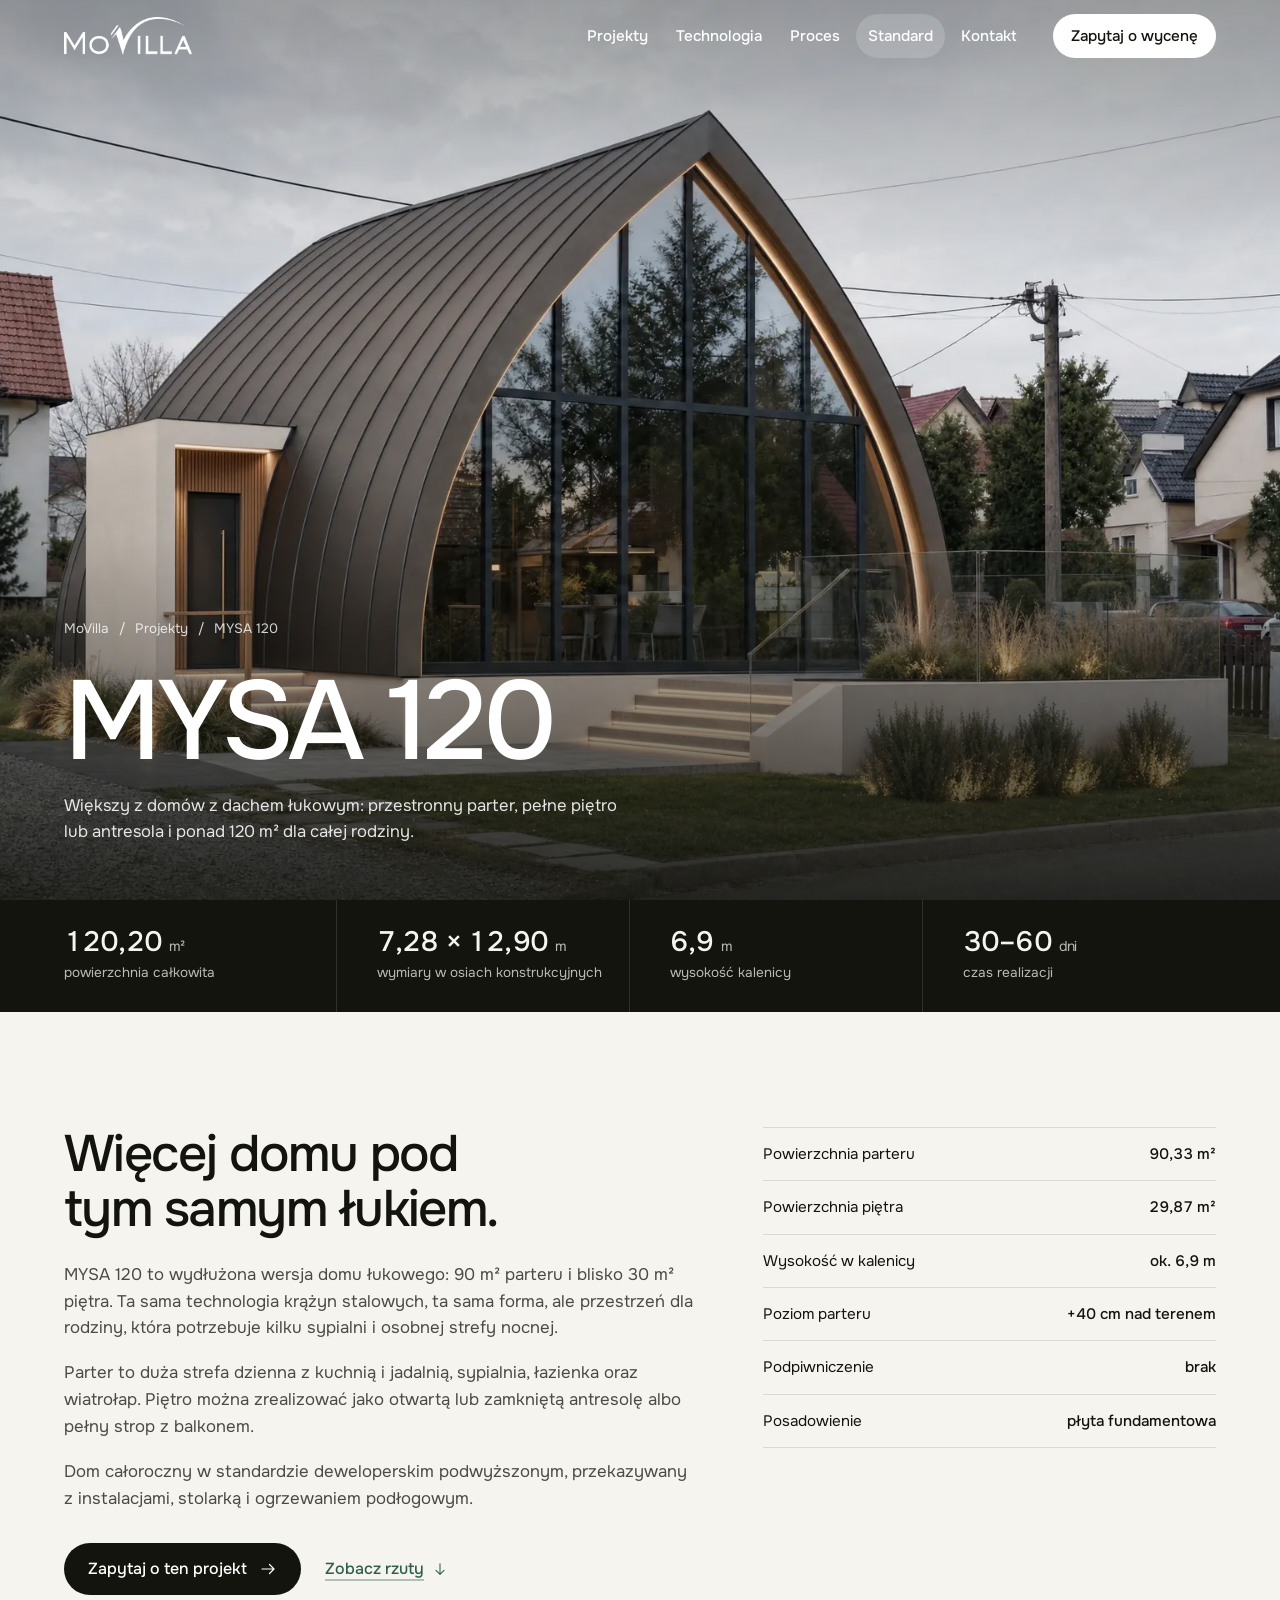
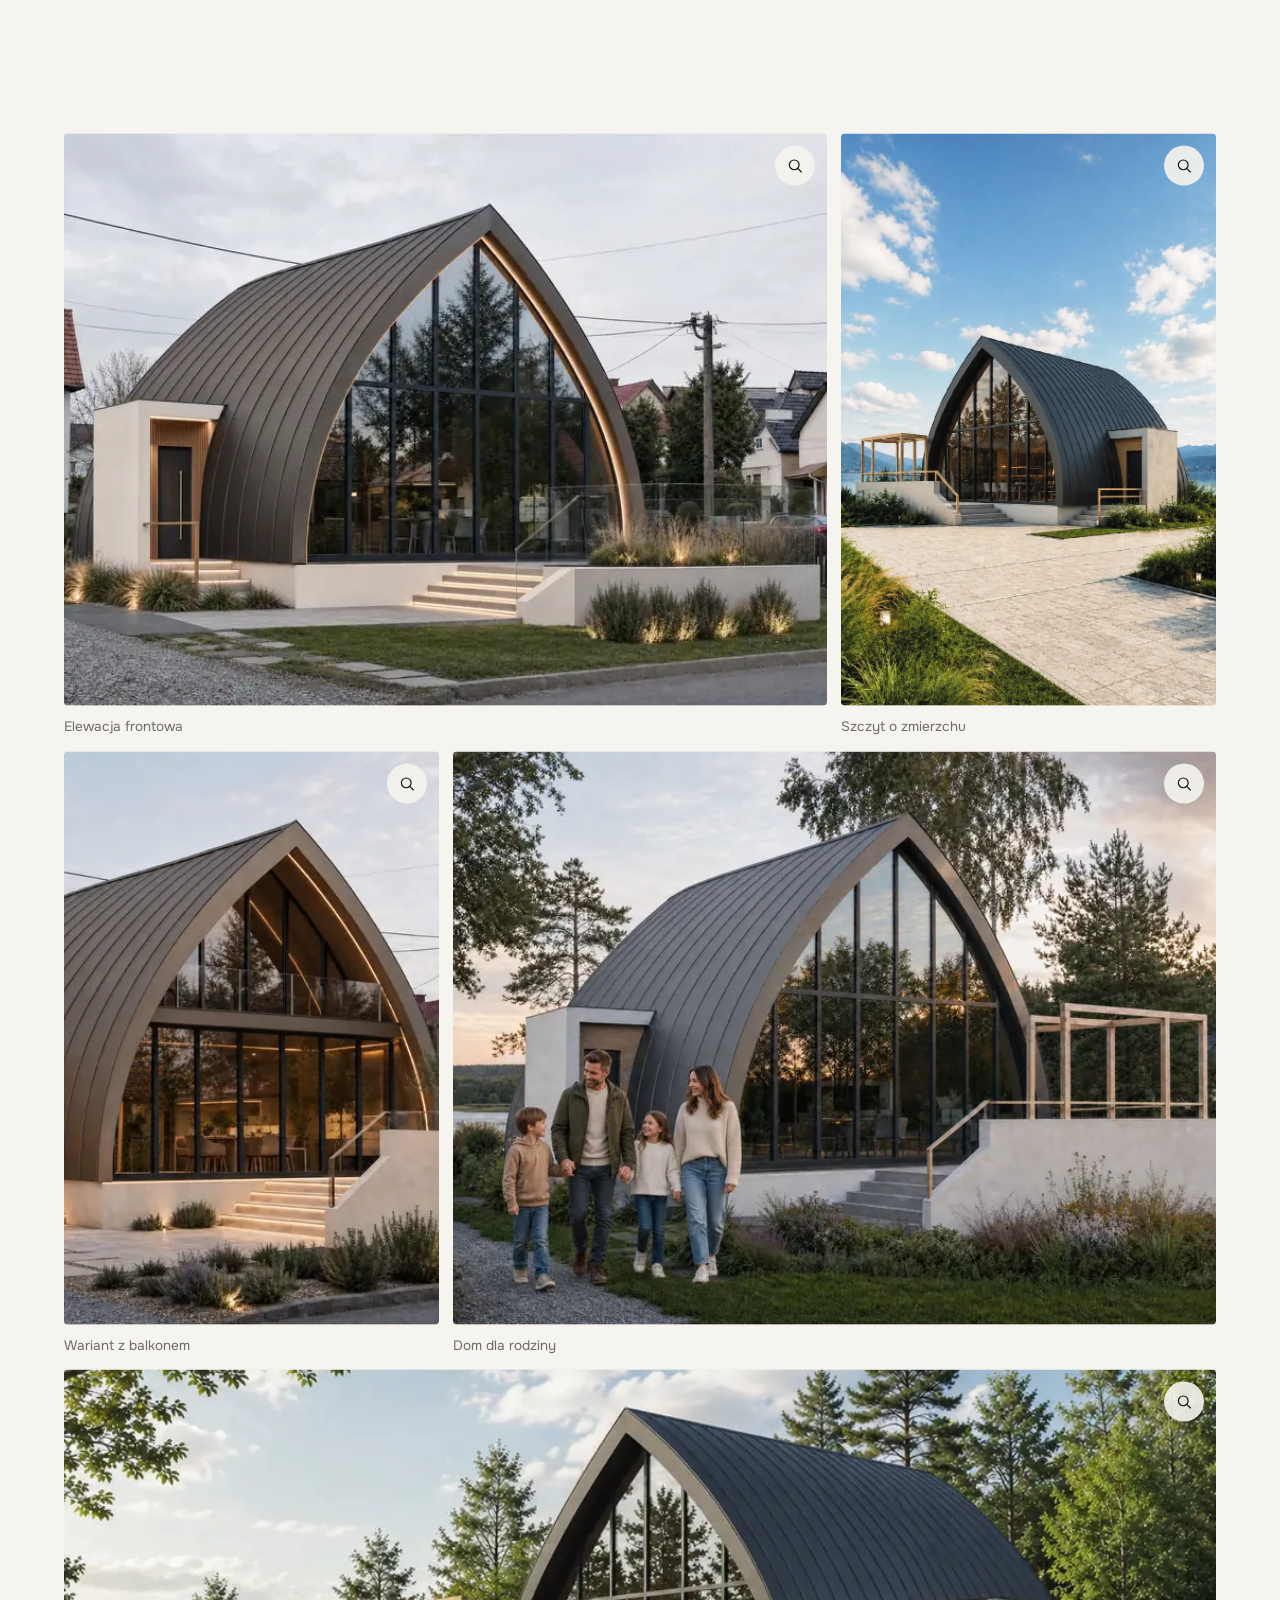
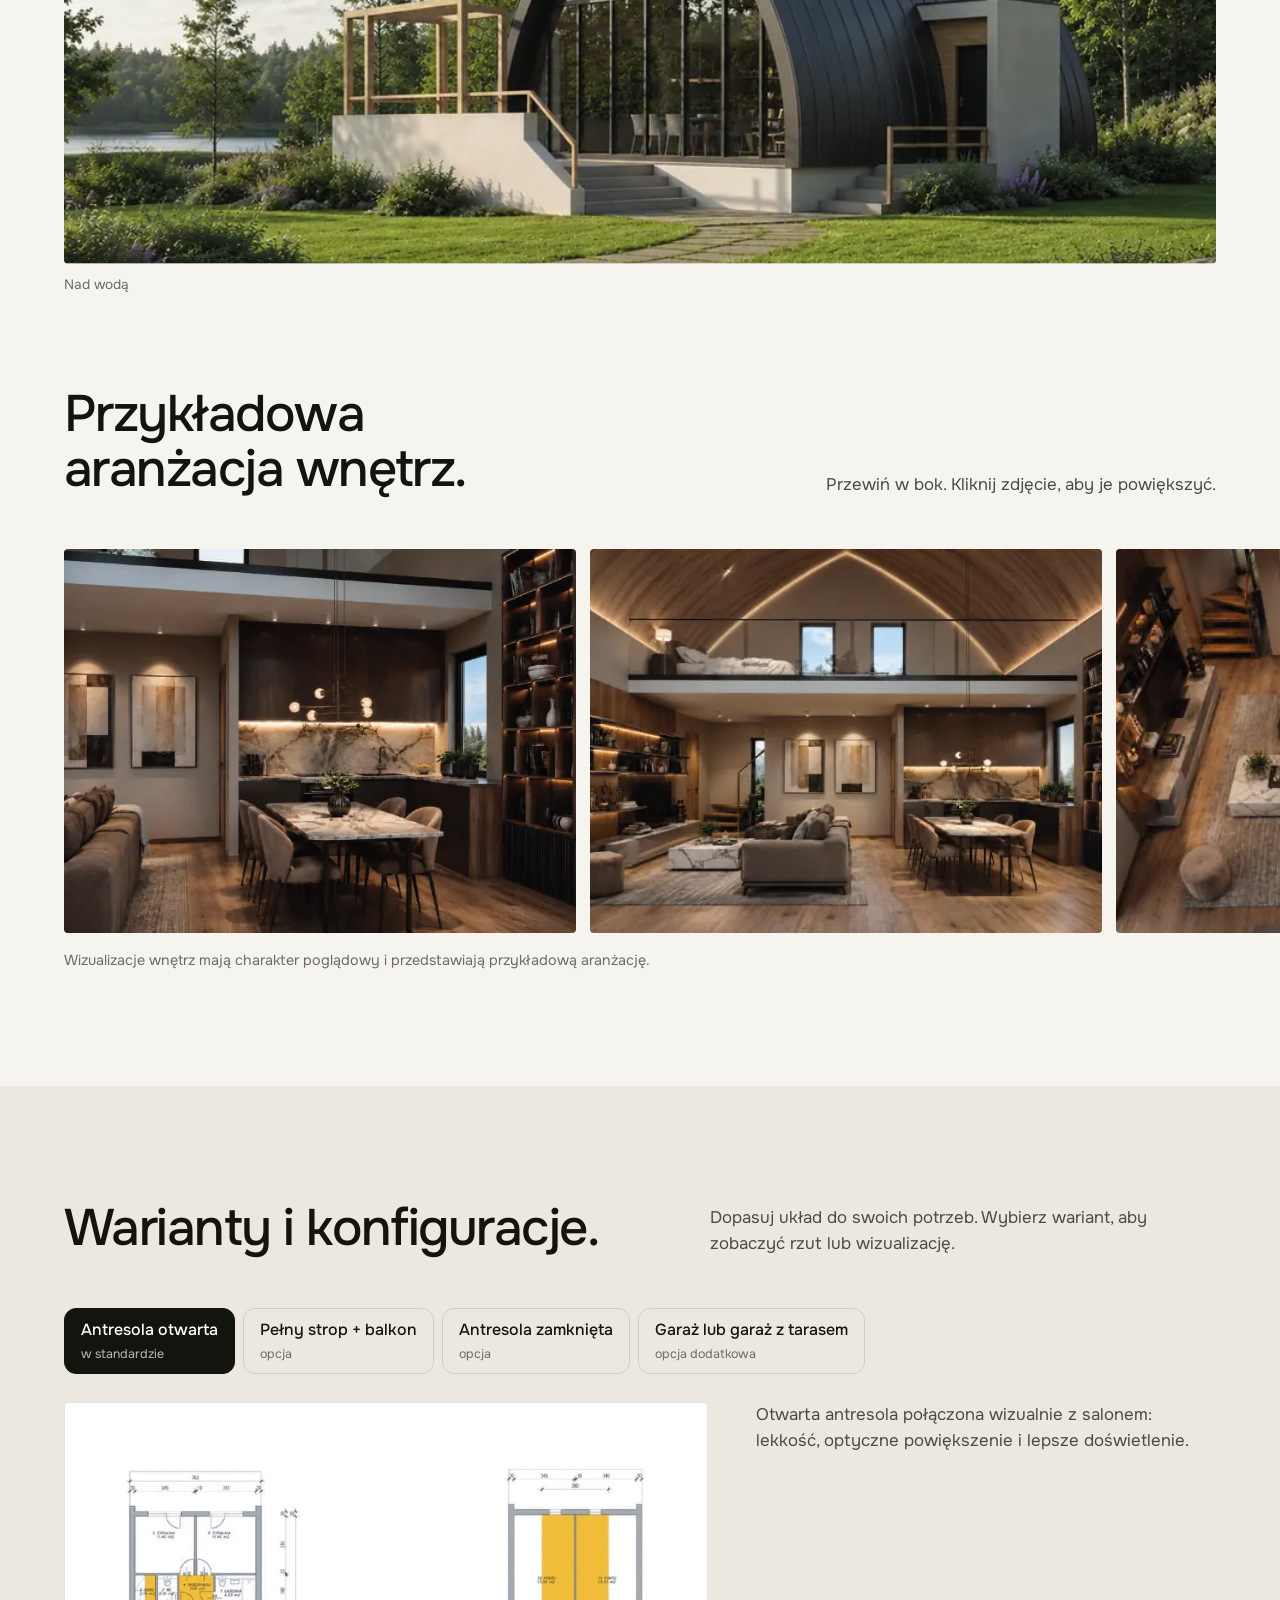
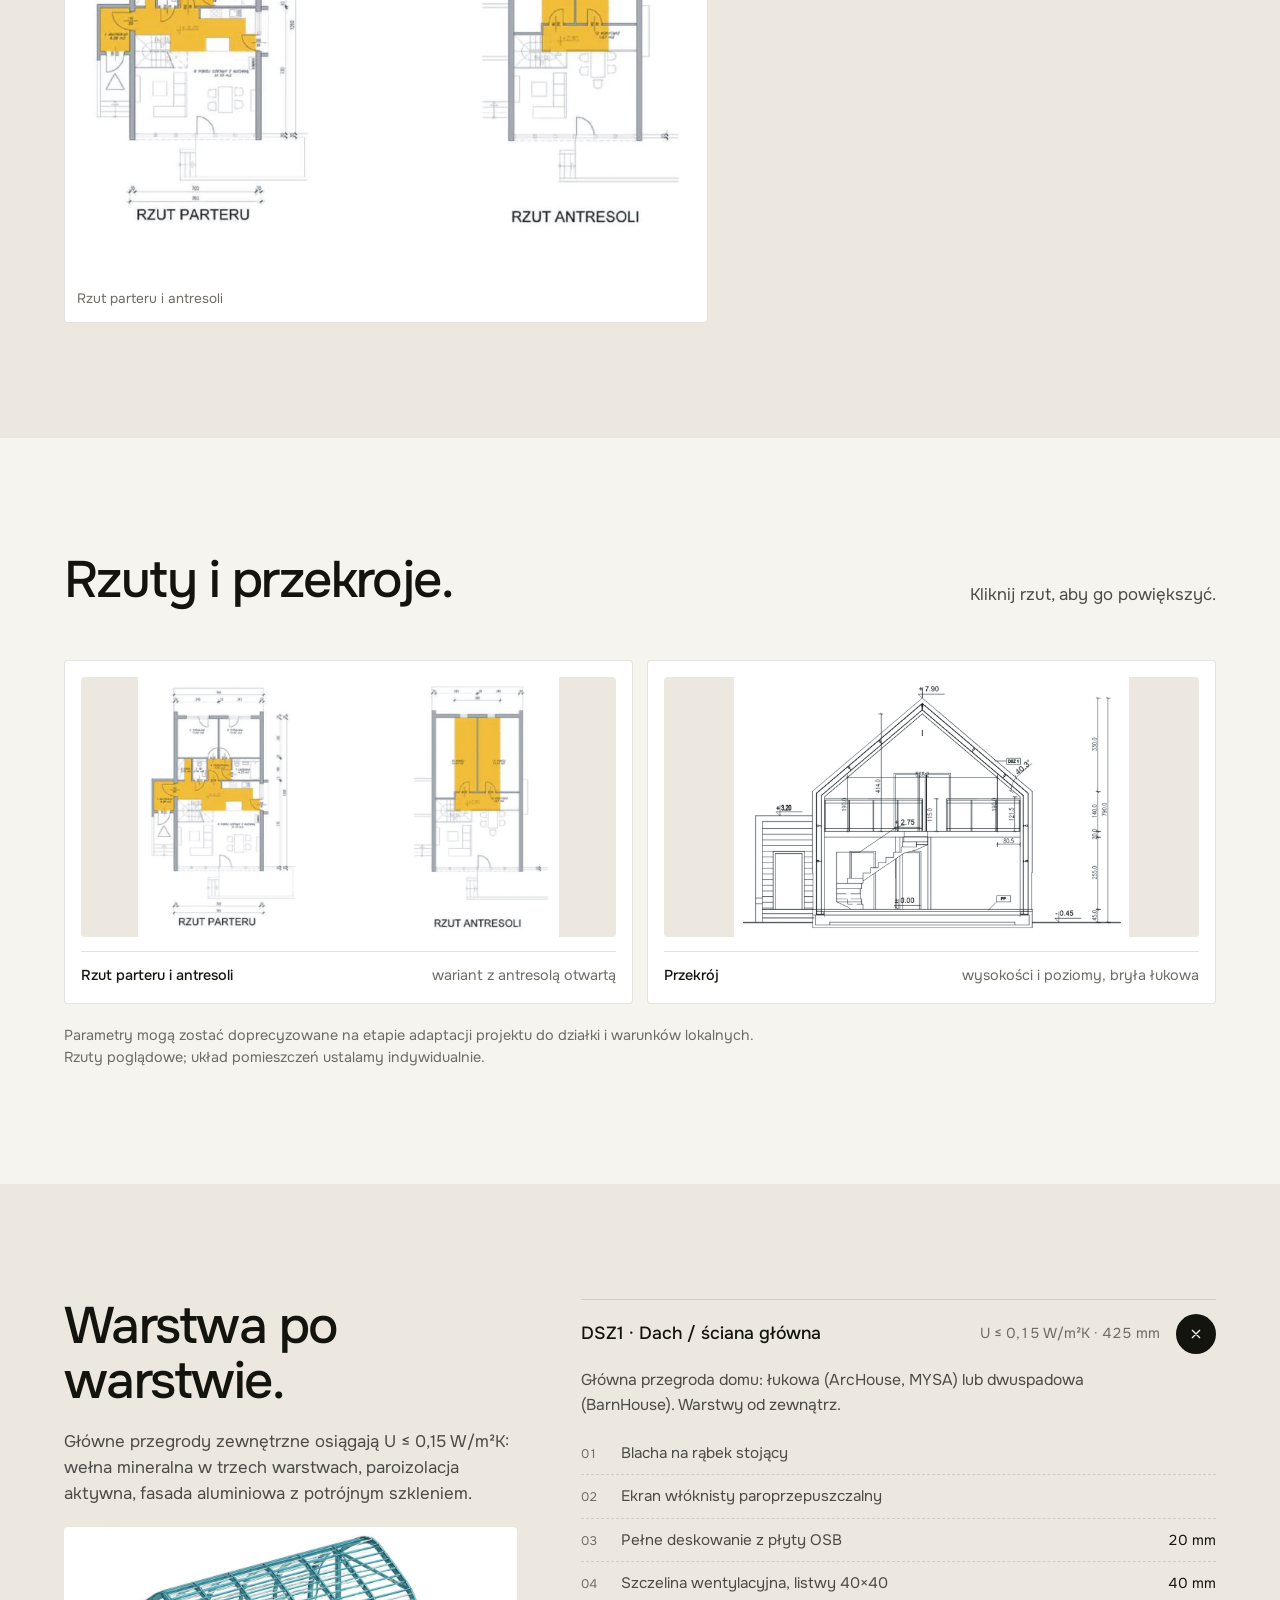
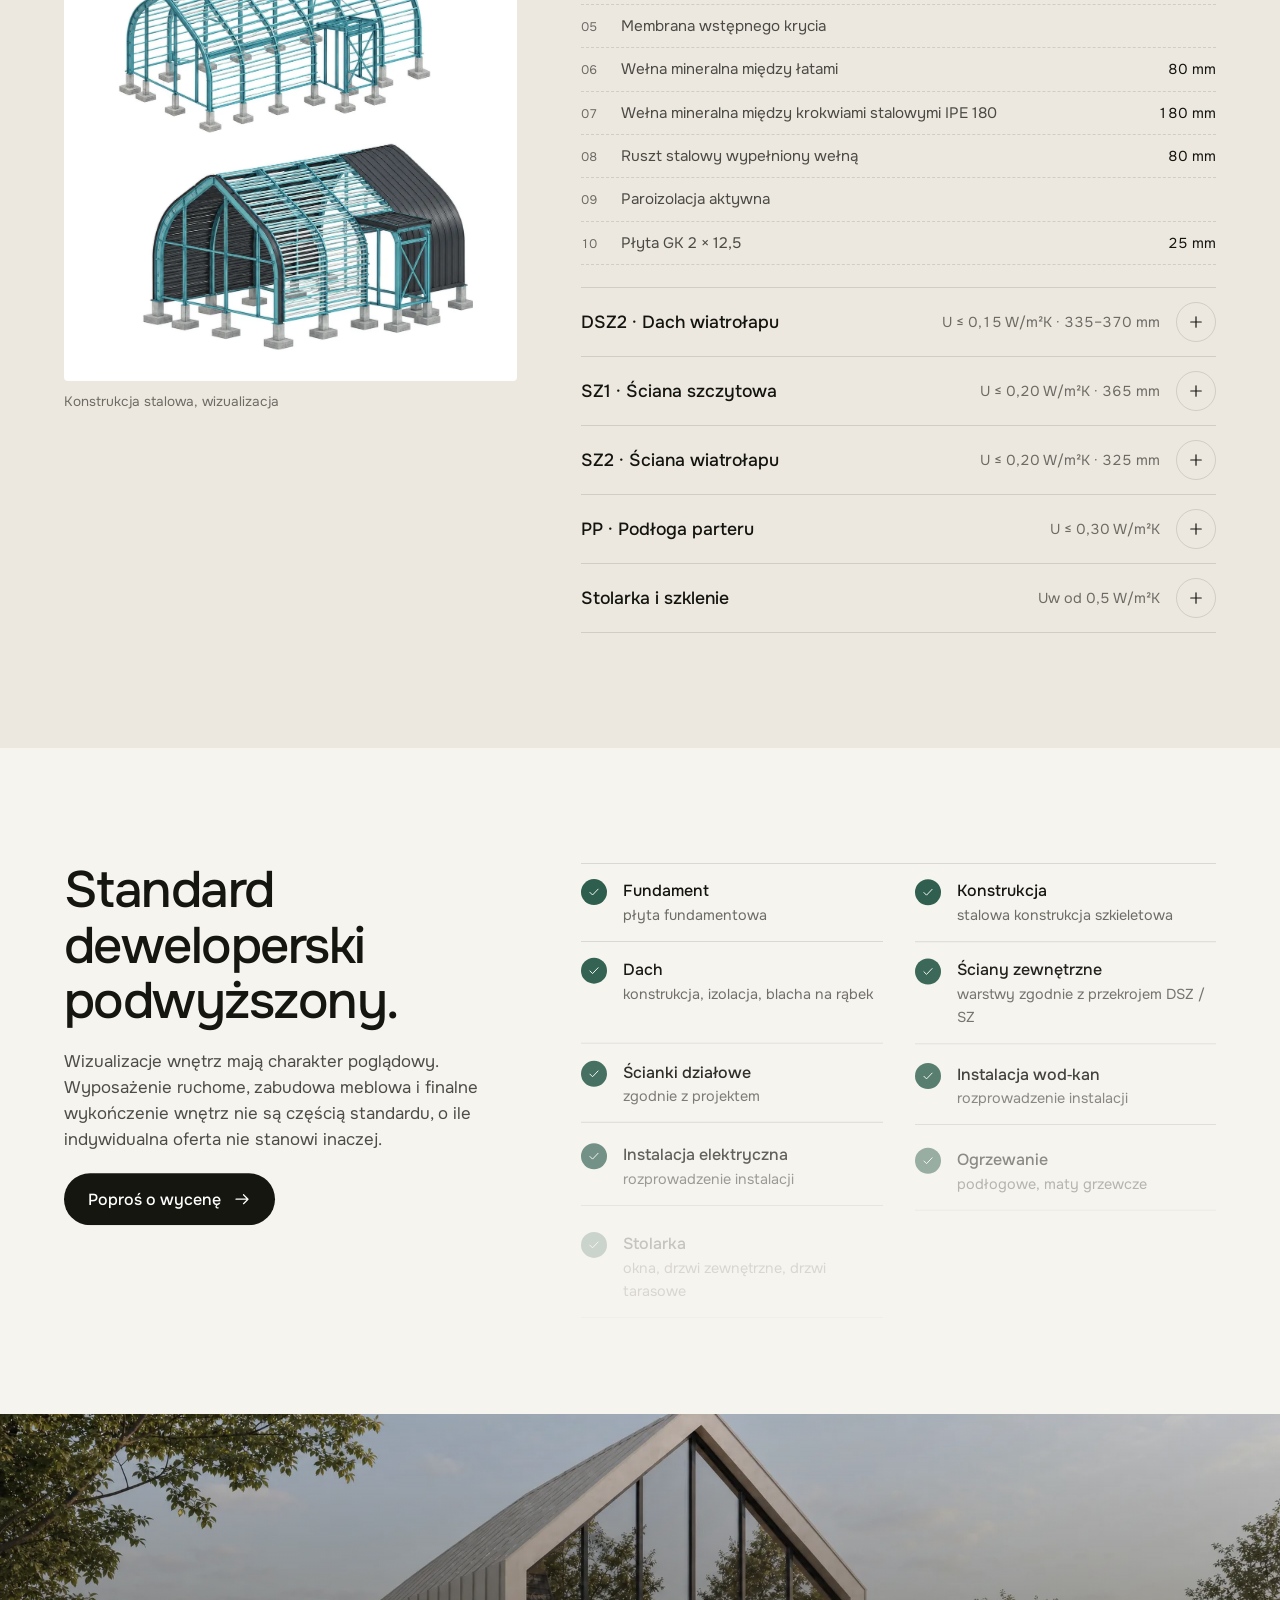
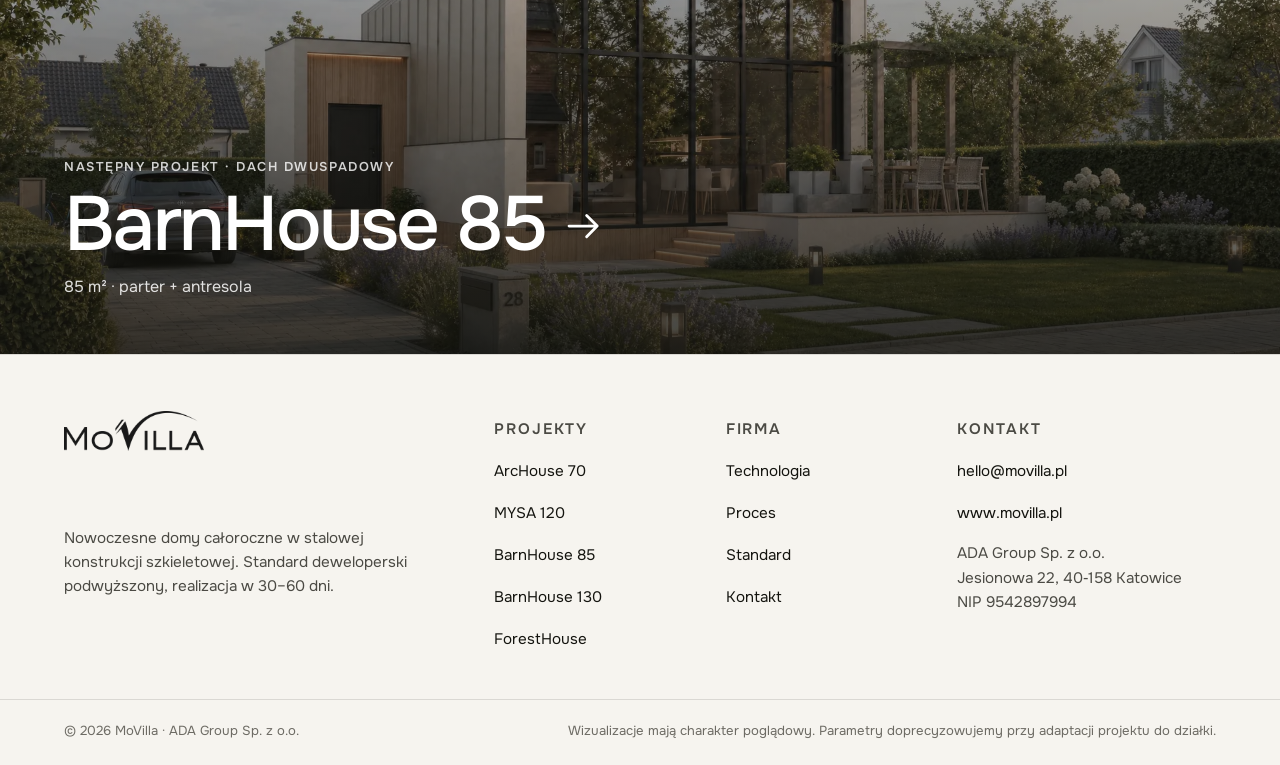
<file: projekty/mysa-120.html>
<!DOCTYPE html>
<html lang="pl">
<head>
<meta charset="utf-8">
<meta name="viewport" content="width=device-width, initial-scale=1, viewport-fit=cover">
<title>MYSA 120: Dach łukowy · MoVilla</title>
<meta name="description" content="Większy z domów z dachem łukowym: przestronny parter, pełne piętro lub antresola i ponad 120 m² dla całej rodziny.">
<meta property="og:title" content="MYSA 120: Dach łukowy · MoVilla">
<meta property="og:description" content="Większy z domów z dachem łukowym: przestronny parter, pełne piętro lub antresola i ponad 120 m² dla całej rodziny.">
<meta property="og:image" content="../img/mysa120/hero.webp">
<meta name="theme-color" content="#F6F4EF">
<link rel="icon" href="../img/favicon-32.png" sizes="32x32">
<link rel="apple-touch-icon" href="../img/favicon-180.png">
<link rel="preconnect" href="https://fonts.googleapis.com">
<link rel="preconnect" href="https://fonts.gstatic.com" crossorigin>
<link href="https://fonts.googleapis.com/css2?family=Onest:wght@300;400;500;600;700&display=swap" rel="stylesheet">
<link rel="stylesheet" href="../css/style.css">
</head>
<body>
<a class="skip" href="#main">Przejdź do treści</a>
<header class="nav nav--light" id="nav">
  <div class="nav__in">
    <a class="nav__logo" href="../index.html" aria-label="MoVilla, strona główna"><img src="../img/logo.webp" alt="MoVilla" width="132" height="38"></a>
    <nav class="nav__links" aria-label="Menu główne">
      <a href="../index.html#projekty">Projekty</a>
      <a href="../index.html#technologia">Technologia</a>
      <a href="../index.html#proces">Proces</a>
      <a href="../index.html#standard">Standard</a>
      <a href="../index.html#kontakt">Kontakt</a>
    </nav>
    <a class="btn btn--sm nav__cta" href="../index.html#kontakt">Zapytaj o wycenę</a>
    <button class="nav__burger" type="button" aria-label="Otwórz menu" aria-expanded="false" aria-controls="menu"><span></span><span></span><span></span></button>
  </div>
</header>
<div class="menu" id="menu" aria-hidden="true">
  <nav class="menu__links" aria-label="Menu mobilne">
    <a href="../index.html#projekty">Projekty</a>
    <a href="../index.html#technologia">Technologia</a>
    <a href="../index.html#proces">Proces</a>
    <a href="../index.html#standard">Standard</a>
    <a href="../index.html#kontakt">Kontakt</a>
  </nav>
  <div class="menu__models">
    <span class="label">Projekty domów</span>
    <a href="../projekty/archouse-70.html">ArcHouse 70 <span>69,5 m²</span></a>
    <a href="../projekty/mysa-120.html">MYSA 120 <span>120,2 m²</span></a>
    <a href="../projekty/barnhouse-85.html">BarnHouse 85 <span>85 m²</span></a>
    <a href="../projekty/barnhouse-130.html">BarnHouse 130 <span>130 m²</span></a>
    <a href="../projekty/foresthouse.html">ForestHouse <span>90 m²</span></a>
  </div>
  <p class="menu__foot"><a href="mailto:hello@movilla.pl">hello@movilla.pl</a><span>Jesionowa 22, 40‑158 Katowice</span></p>
</div>

<main id="main">

<section class="phero">
  <div class="phero__media"><img src="../img/mysa120/hero.webp" srcset="../img/mysa120/hero-960.webp 960w, ../img/mysa120/hero.webp 1920w" sizes="100vw" alt="MYSA 120, wizualizacja domu" fetchpriority="high" decoding="async" ></div>
  <div class="phero__content">
    <nav class="crumb" aria-label="Okruszki"><a href="../index.html">MoVilla</a><span>/</span><a href="../index.html#projekty">Projekty</a><span>/</span><span aria-current="page">MYSA 120</span></nav>
    <h1 class="phero__title">MYSA 120</h1>
    <p class="phero__sub">Większy z domów z dachem łukowym: przestronny parter, pełne piętro lub antresola i ponad 120 m² dla całej rodziny.</p>
  </div>
</section>
<div class="params"><div class="wrap params__grid"><div><b>120,20 <small>m²</small></b><span>powierzchnia całkowita</span></div><div><b>7,28 × 12,90 <small>m</small></b><span>wymiary w osiach konstrukcyjnych</span></div><div><b>6,9 <small>m</small></b><span>wysokość kalenicy</span></div><div><b>30–60 <small>dni</small></b><span>czas realizacji</span></div></div></div>

<section class="pintro">
  <div class="wrap pintro__grid">
    <div class="pintro__text" data-reveal>
      <h2 class="h2">Więcej domu pod tym samym łukiem.</h2>
      <p>MYSA 120 to wydłużona wersja domu łukowego: 90 m² parteru i blisko 30 m² piętra. Ta sama technologia krążyn stalowych, ta sama forma, ale przestrzeń dla rodziny, która potrzebuje kilku sypialni i osobnej strefy nocnej.</p><p>Parter to duża strefa dzienna z kuchnią i jadalnią, sypialnia, łazienka oraz wiatrołap. Piętro można zrealizować jako otwartą lub zamkniętą antresolę albo pełny strop z balkonem.</p><p>Dom całoroczny w standardzie deweloperskim podwyższonym, przekazywany z instalacjami, stolarką i ogrzewaniem podłogowym.</p>
      <div class="pintro__actions"><a class="btn" href="../index.html#kontakt">Zapytaj o ten projekt <svg class="ic" viewBox="0 0 24 24" fill="none" stroke="currentColor" stroke-width="1.6" stroke-linecap="round" stroke-linejoin="round" aria-hidden="true"><path d="M4 12h16M14 6l6 6-6 6"/></svg></a><a class="lnk" href="#rzuty">Zobacz rzuty <svg class="ic" viewBox="0 0 24 24" fill="none" stroke="currentColor" stroke-width="1.6" stroke-linecap="round" stroke-linejoin="round" aria-hidden="true"><path d="M12 4v16M6 14l6 6 6-6"/></svg></a></div>
    </div>
    <dl class="ptable" data-reveal><div><dt>Powierzchnia parteru</dt><dd>90,33 m²</dd></div><div><dt>Powierzchnia piętra</dt><dd>29,87 m²</dd></div><div><dt>Wysokość w kalenicy</dt><dd>ok. 6,9 m</dd></div><div><dt>Poziom parteru</dt><dd>+40 cm nad terenem</dd></div><div><dt>Podpiwniczenie</dt><dd>brak</dd></div><div><dt>Posadowienie</dt><dd>płyta fundamentowa</dd></div></dl>
  </div>
</section>

<section class="pg" aria-label="Galeria">
  <div class="wrap pg__grid"><figure class="pg__item" data-lightbox="../img/mysa120/ext-2.webp" data-cap="Elewacja frontowa · wizualizacja"><span class="pg__img"><img src="../img/mysa120/ext-2.webp" srcset="../img/mysa120/ext-2-960.webp 960w, ../img/mysa120/ext-2.webp 1920w" sizes="(max-width:760px) 100vw, 50vw" alt="MYSA 120, Elewacja frontowa, wizualizacja" loading="lazy" decoding="async" ></span><figcaption>Elewacja frontowa</figcaption><span class="pg__zoom" aria-hidden="true"><svg class="ic" viewBox="0 0 24 24" fill="none" stroke="currentColor" stroke-width="1.6" stroke-linecap="round" stroke-linejoin="round" aria-hidden="true"><circle cx="11" cy="11" r="6.5"/><path d="M16 16l4.5 4.5"/></svg></span></figure><figure class="pg__item" data-lightbox="../img/mysa120/vertical.webp" data-cap="Szczyt o zmierzchu · wizualizacja"><span class="pg__img"><img src="../img/mysa120/vertical.webp" srcset="../img/mysa120/vertical-960.webp 960w, ../img/mysa120/vertical.webp 1920w" sizes="(max-width:760px) 100vw, 50vw" alt="MYSA 120, Szczyt o zmierzchu, wizualizacja" loading="lazy" decoding="async" ></span><figcaption>Szczyt o zmierzchu</figcaption><span class="pg__zoom" aria-hidden="true"><svg class="ic" viewBox="0 0 24 24" fill="none" stroke="currentColor" stroke-width="1.6" stroke-linecap="round" stroke-linejoin="round" aria-hidden="true"><circle cx="11" cy="11" r="6.5"/><path d="M16 16l4.5 4.5"/></svg></span></figure><figure class="pg__item" data-lightbox="../img/mysa120/balcony-1.webp" data-cap="Wariant z balkonem · wizualizacja"><span class="pg__img"><img src="../img/mysa120/balcony-1.webp" srcset="../img/mysa120/balcony-1-960.webp 960w, ../img/mysa120/balcony-1.webp 1920w" sizes="(max-width:760px) 100vw, 50vw" alt="MYSA 120, Wariant z balkonem, wizualizacja" loading="lazy" decoding="async" ></span><figcaption>Wariant z balkonem</figcaption><span class="pg__zoom" aria-hidden="true"><svg class="ic" viewBox="0 0 24 24" fill="none" stroke="currentColor" stroke-width="1.6" stroke-linecap="round" stroke-linejoin="round" aria-hidden="true"><circle cx="11" cy="11" r="6.5"/><path d="M16 16l4.5 4.5"/></svg></span></figure><figure class="pg__item" data-lightbox="../img/mysa120/family.webp" data-cap="Dom dla rodziny · wizualizacja"><span class="pg__img"><img src="../img/mysa120/family.webp" srcset="../img/mysa120/family-960.webp 960w, ../img/mysa120/family.webp 1920w" sizes="(max-width:760px) 100vw, 50vw" alt="MYSA 120, Dom dla rodziny, wizualizacja" loading="lazy" decoding="async" ></span><figcaption>Dom dla rodziny</figcaption><span class="pg__zoom" aria-hidden="true"><svg class="ic" viewBox="0 0 24 24" fill="none" stroke="currentColor" stroke-width="1.6" stroke-linecap="round" stroke-linejoin="round" aria-hidden="true"><circle cx="11" cy="11" r="6.5"/><path d="M16 16l4.5 4.5"/></svg></span></figure><figure class="pg__item" data-lightbox="../img/mysa120/lake-4.webp" data-cap="Nad wodą · wizualizacja"><span class="pg__img"><img src="../img/mysa120/lake-4.webp" srcset="../img/mysa120/lake-4-960.webp 960w, ../img/mysa120/lake-4.webp 1920w" sizes="(max-width:760px) 100vw, 50vw" alt="MYSA 120, Nad wodą, wizualizacja" loading="lazy" decoding="async" ></span><figcaption>Nad wodą</figcaption><span class="pg__zoom" aria-hidden="true"><svg class="ic" viewBox="0 0 24 24" fill="none" stroke="currentColor" stroke-width="1.6" stroke-linecap="round" stroke-linejoin="round" aria-hidden="true"><circle cx="11" cy="11" r="6.5"/><path d="M16 16l4.5 4.5"/></svg></span></figure></div>
</section>

<section class="pint">
  <div class="wrap sec-head" data-reveal><h2 class="h2">Przykładowa aranżacja wnętrz.</h2><p class="lead">Przewiń w bok. Kliknij zdjęcie, aby je powiększyć.</p></div>
  <div class="strip" tabindex="0"><figure class="strip__item" data-lightbox="../img/mysa120/int-1.webp" data-cap="Wnętrze, aranżacja przykładowa"><span class="strip__img"><img src="../img/mysa120/int-1.webp" srcset="../img/mysa120/int-1-960.webp 960w, ../img/mysa120/int-1.webp 1920w" sizes="(max-width:760px) 85vw, 40vw" alt="MYSA 120, wnętrze, aranżacja przykładowa" loading="lazy" decoding="async" ></span></figure><figure class="strip__item" data-lightbox="../img/mysa120/int-3.webp" data-cap="Wnętrze, aranżacja przykładowa"><span class="strip__img"><img src="../img/mysa120/int-3.webp" srcset="../img/mysa120/int-3-960.webp 960w, ../img/mysa120/int-3.webp 1920w" sizes="(max-width:760px) 85vw, 40vw" alt="MYSA 120, wnętrze, aranżacja przykładowa" loading="lazy" decoding="async" ></span></figure><figure class="strip__item" data-lightbox="../img/mysa120/int-2.webp" data-cap="Wnętrze, aranżacja przykładowa"><span class="strip__img"><img src="../img/mysa120/int-2.webp" srcset="../img/mysa120/int-2-960.webp 960w, ../img/mysa120/int-2.webp 1920w" sizes="(max-width:760px) 85vw, 40vw" alt="MYSA 120, wnętrze, aranżacja przykładowa" loading="lazy" decoding="async" ></span></figure><figure class="strip__item" data-lightbox="../img/mysa120/int-4.webp" data-cap="Wnętrze, aranżacja przykładowa"><span class="strip__img"><img src="../img/mysa120/int-4.webp" srcset="../img/mysa120/int-4-960.webp 960w, ../img/mysa120/int-4.webp 1920w" sizes="(max-width:760px) 85vw, 40vw" alt="MYSA 120, wnętrze, aranżacja przykładowa" loading="lazy" decoding="async" ></span></figure><figure class="strip__item" data-lightbox="../img/mysa120/int-5.webp" data-cap="Wnętrze, aranżacja przykładowa"><span class="strip__img"><img src="../img/mysa120/int-5.webp" srcset="../img/mysa120/int-5-960.webp 960w, ../img/mysa120/int-5.webp 1920w" sizes="(max-width:760px) 85vw, 40vw" alt="MYSA 120, wnętrze, aranżacja przykładowa" loading="lazy" decoding="async" ></span></figure></div>
  <p class="wrap note">Wizualizacje wnętrz mają charakter poglądowy i przedstawiają przykładową aranżację.</p>
</section>

<section class="variants" id="warianty">
  <div class="wrap">
    <div class="sec-head" data-reveal><h2 class="h2">Warianty i konfiguracje.</h2><p class="lead">Dopasuj układ do swoich potrzeb. Wybierz wariant, aby zobaczyć rzut lub wizualizację.</p></div>
    <div class="tabs" role="tablist" aria-label="Warianty"><button class="tab is-active" type="button" role="tab" id="tab-0" aria-selected="true" aria-controls="panel-0"><span class="tab__title">Antresola otwarta</span><span class="tab__chip">w standardzie</span></button><button class="tab" type="button" role="tab" id="tab-1" aria-selected="false" aria-controls="panel-1"><span class="tab__title">Pełny strop + balkon</span><span class="tab__chip">opcja</span></button><button class="tab" type="button" role="tab" id="tab-2" aria-selected="false" aria-controls="panel-2"><span class="tab__title">Antresola zamknięta</span><span class="tab__chip">opcja</span></button><button class="tab" type="button" role="tab" id="tab-3" aria-selected="false" aria-controls="panel-3"><span class="tab__title">Garaż lub garaż z tarasem</span><span class="tab__chip">opcja dodatkowa</span></button></div>
    <div class="tabpanels"><div class="tabpanel is-active" role="tabpanel" id="panel-0" aria-labelledby="tab-0"><figure class="tabpanel__img"><img src="../img/mysa120/plan-open.webp" alt="Rzut parteru i antresoli" loading="lazy" decoding="async"><figcaption>Rzut parteru i antresoli</figcaption></figure><p>Otwarta antresola połączona wizualnie z salonem: lekkość, optyczne powiększenie i lepsze doświetlenie.</p></div><div class="tabpanel" role="tabpanel" id="panel-1" aria-labelledby="tab-1" hidden><figure class="tabpanel__img"><img src="../img/mysa120/balcony-2.webp" alt="Wizualizacja z balkonem" loading="lazy" decoding="async"><figcaption>Wizualizacja z balkonem</figcaption></figure><p>Pełnowymiarowe piętro jako prywatna strefa z sypialniami, garderobą, łazienką lub gabinetem. Opcja z balkonem lub bez.</p></div><div class="tabpanel" role="tabpanel" id="panel-2" aria-labelledby="tab-2" hidden><figure class="tabpanel__img"><img src="../img/mysa120/plan-open.webp" alt="Rzut antresoli zamkniętej" loading="lazy" decoding="async"><figcaption>Rzut antresoli zamkniętej</figcaption></figure><p>Wydzielona przestrzeń na piętrze: więcej prywatności i komfortu.</p></div><div class="tabpanel" role="tabpanel" id="panel-3" aria-labelledby="tab-3" hidden><figure class="tabpanel__img"><img src="../img/mysa120/garage-terrace.webp" alt="Wizualizacja z garażem i tarasem" loading="lazy" decoding="async"><figcaption>Wizualizacja z garażem i tarasem</figcaption></figure><p>Do każdego modelu można dodać garaż lub garaż z tarasem na dachu.</p></div></div>
  </div>
</section>

<section class="plans" id="rzuty">
  <div class="wrap">
    <div class="sec-head" data-reveal><h2 class="h2">Rzuty i przekroje.</h2><p class="lead">Kliknij rzut, aby go powiększyć.</p></div>
    <div class="plans__grid"><figure class="plan" data-lightbox="../img/mysa120/plan-open.webp" data-cap="Rzut parteru i antresoli"><span class="plan__img"><img src="../img/mysa120/plan-open.webp" alt="MYSA 120, Rzut parteru i antresoli" loading="lazy" decoding="async"></span><figcaption><b>Rzut parteru i antresoli</b><span>wariant z antresolą otwartą</span></figcaption></figure><figure class="plan" data-lightbox="../img/mysa120/section.webp" data-cap="Przekrój"><span class="plan__img"><img src="../img/mysa120/section.webp" alt="MYSA 120, Przekrój" loading="lazy" decoding="async"></span><figcaption><b>Przekrój</b><span>wysokości i poziomy, bryła łukowa</span></figcaption></figure></div>
    <p class="note">Parametry mogą zostać doprecyzowane na etapie adaptacji projektu do działki i warunków lokalnych. Rzuty poglądowe; układ pomieszczeń ustalamy indywidualnie.</p>
  </div>
</section>

<section class="spec" id="technologia">
  <div class="wrap spec__grid">
    <div class="spec__side" data-reveal>
      <h2 class="h2">Warstwa po warstwie.</h2>
      <p class="lead">Główne przegrody zewnętrzne osiągają U ≤ 0,15 W/m²K: wełna mineralna w trzech warstwach, paroizolacja aktywna, fasada aluminiowa z potrójnym szkleniem.</p>
      <figure class="reveal"><span class="reveal__img"><img src="../img/common/frame.webp" srcset="../img/common/frame-960.webp 960w, ../img/common/frame.webp 1920w" sizes="(max-width:760px) 100vw, 40vw" alt="Konstrukcja stalowa MoVilla" loading="lazy" decoding="async" ></span><figcaption>Konstrukcja stalowa, wizualizacja</figcaption></figure>
    </div>
    <div class="acc" data-reveal><div class="acc__item"><h3><button class="acc__btn" type="button" aria-expanded="false" aria-controls="acc-0" id="accb-0"><span class="acc__t">DSZ1 · Dach / ściana główna</span><span class="acc__u">U ≤ 0,15 W/m²K · 425 mm</span><span class="acc__plus"><svg class="ic" viewBox="0 0 24 24" fill="none" stroke="currentColor" stroke-width="1.6" stroke-linecap="round" stroke-linejoin="round" aria-hidden="true"><path d="M12 5v14M5 12h14"/></svg></span></button></h3>
        <div class="acc__panel" id="acc-0" role="region" aria-labelledby="accb-0"><div class="acc__in"><p>Główna przegroda domu: łukowa (ArcHouse, MYSA) lub dwuspadowa (BarnHouse). Warstwy od zewnątrz.</p><ol class=layers><li><span>Blacha na rąbek stojący</span><span class="num"></span></li><li><span>Ekran włóknisty paroprzepuszczalny</span><span class="num"></span></li><li><span>Pełne deskowanie z płyty OSB</span><span class="num">20 mm</span></li><li><span>Szczelina wentylacyjna, listwy 40×40</span><span class="num">40 mm</span></li><li><span>Membrana wstępnego krycia</span><span class="num"></span></li><li><span>Wełna mineralna między łatami</span><span class="num">80 mm</span></li><li><span>Wełna mineralna między krokwiami stalowymi IPE 180</span><span class="num">180 mm</span></li><li><span>Ruszt stalowy wypełniony wełną</span><span class="num">80 mm</span></li><li><span>Paroizolacja aktywna</span><span class="num"></span></li><li><span>Płyta GK 2 × 12,5</span><span class="num">25 mm</span></li></ol></div></div></div><div class="acc__item"><h3><button class="acc__btn" type="button" aria-expanded="false" aria-controls="acc-1" id="accb-1"><span class="acc__t">DSZ2 · Dach wiatrołapu</span><span class="acc__u">U ≤ 0,15 W/m²K · 335–370 mm</span><span class="acc__plus"><svg class="ic" viewBox="0 0 24 24" fill="none" stroke="currentColor" stroke-width="1.6" stroke-linecap="round" stroke-linejoin="round" aria-hidden="true"><path d="M12 5v14M5 12h14"/></svg></span></button></h3>
        <div class="acc__panel" id="acc-1" role="region" aria-labelledby="accb-1"><div class="acc__in"><ol class=layers><li><span>Blacha na rąbek stojący</span><span class="num"></span></li><li><span>Ekran włóknisty paroprzepuszczalny</span><span class="num"></span></li><li><span>Pełne deskowanie z płyty OSB</span><span class="num">20 mm</span></li><li><span>Szczelina wentylacyjna, listwy 40×40</span><span class="num">40 mm</span></li><li><span>Membrana wstępnego krycia</span><span class="num"></span></li><li><span>Wełna mineralna między łatami</span><span class="num">90–130 mm</span></li><li><span>Wełna mineralna między krokwiami stalowymi</span><span class="num">160 mm</span></li><li><span>Paroizolacja aktywna</span><span class="num"></span></li><li><span>Płyta GK 2 × 12,5</span><span class="num">25 mm</span></li></ol></div></div></div><div class="acc__item"><h3><button class="acc__btn" type="button" aria-expanded="false" aria-controls="acc-2" id="accb-2"><span class="acc__t">SZ1 · Ściana szczytowa</span><span class="acc__u">U ≤ 0,20 W/m²K · 365 mm</span><span class="acc__plus"><svg class="ic" viewBox="0 0 24 24" fill="none" stroke="currentColor" stroke-width="1.6" stroke-linecap="round" stroke-linejoin="round" aria-hidden="true"><path d="M12 5v14M5 12h14"/></svg></span></button></h3>
        <div class="acc__panel" id="acc-2" role="region" aria-labelledby="accb-2"><div class="acc__in"><p>Przeszklona lub pełna ściana szczytowa z drewnianą elewacją.</p><ol class=layers><li><span>Deski elewacyjne</span><span class="num">20 mm</span></li><li><span>Łaty, szczelina wentylacyjna 40×40</span><span class="num">40 mm</span></li><li><span>Płyta drzewna otwarta dyfuzyjnie</span><span class="num">20 mm</span></li><li><span>Konstrukcja stalowa 90 + kontrłaty 80, wełna mineralna</span><span class="num">170 mm</span></li><li><span>Profile stalowe 90, wełna mineralna</span><span class="num">90 mm</span></li><li><span>Paroizolacja aktywna</span><span class="num"></span></li><li><span>Płyta GK 2 × 12,5</span><span class="num">25 mm</span></li></ol></div></div></div><div class="acc__item"><h3><button class="acc__btn" type="button" aria-expanded="false" aria-controls="acc-3" id="accb-3"><span class="acc__t">SZ2 · Ściana wiatrołapu</span><span class="acc__u">U ≤ 0,20 W/m²K · 325 mm</span><span class="acc__plus"><svg class="ic" viewBox="0 0 24 24" fill="none" stroke="currentColor" stroke-width="1.6" stroke-linecap="round" stroke-linejoin="round" aria-hidden="true"><path d="M12 5v14M5 12h14"/></svg></span></button></h3>
        <div class="acc__panel" id="acc-3" role="region" aria-labelledby="accb-3"><div class="acc__in"><ol class=layers><li><span>Panele lub deski elewacyjne</span><span class="num">20 mm</span></li><li><span>Łaty, szczelina wentylacyjna 40×40</span><span class="num">40 mm</span></li><li><span>Płyta drzewna otwarta dyfuzyjnie</span><span class="num">20 mm</span></li><li><span>Kontrłaty drewniane 60, wełna mineralna</span><span class="num">60 mm</span></li><li><span>Łaty drewniane 80, wełna mineralna</span><span class="num">80 mm</span></li><li><span>Konstrukcja stalowa 80, wełna mineralna</span><span class="num">80 mm</span></li><li><span>Paroizolacja aktywna</span><span class="num"></span></li><li><span>Płyta GK 2 × 12,5</span><span class="num">25 mm</span></li></ol></div></div></div><div class="acc__item"><h3><button class="acc__btn" type="button" aria-expanded="false" aria-controls="acc-4" id="accb-4"><span class="acc__t">PP · Podłoga parteru</span><span class="acc__u">U ≤ 0,30 W/m²K</span><span class="acc__plus"><svg class="ic" viewBox="0 0 24 24" fill="none" stroke="currentColor" stroke-width="1.6" stroke-linecap="round" stroke-linejoin="round" aria-hidden="true"><path d="M12 5v14M5 12h14"/></svg></span></button></h3>
        <div class="acc__panel" id="acc-4" role="region" aria-labelledby="accb-4"><div class="acc__in"><p>Warstwa wykończeniowa (parkiet, terakota) po stronie inwestora, o ile oferta nie stanowi inaczej.</p><ol class=layers><li><span>Warstwa wykończeniowa inwestora</span><span class="num">ok. 20 mm</span></li><li><span>Wylewka cementowa, jastrych</span><span class="num">60 mm</span></li><li><span>Ogrzewanie podłogowe</span><span class="num"></span></li><li><span>Folia izolacyjna</span><span class="num"></span></li><li><span>Styropian podłogowy EPS</span><span class="num">120 mm</span></li><li><span>Izolacja przeciwwilgociowa, folia budowlana</span><span class="num"></span></li><li><span>Płyta fundamentowa wg projektu</span><span class="num">250 mm</span></li><li><span>2 × folia budowlana na zakład</span><span class="num"></span></li><li><span>Styrodur 4000 CS</span><span class="num">200 mm</span></li><li><span>Chudy beton B10</span><span class="num">100 mm</span></li><li><span>Podbudowa: tłuczeń, pospółka</span><span class="num">300–400 mm</span></li></ol></div></div></div><div class="acc__item"><h3><button class="acc__btn" type="button" aria-expanded="false" aria-controls="acc-5" id="accb-5"><span class="acc__t">Stolarka i szklenie</span><span class="acc__u">Uw od 0,5 W/m²K</span><span class="acc__plus"><svg class="ic" viewBox="0 0 24 24" fill="none" stroke="currentColor" stroke-width="1.6" stroke-linecap="round" stroke-linejoin="round" aria-hidden="true"><path d="M12 5v14M5 12h14"/></svg></span></button></h3>
        <div class="acc__panel" id="acc-5" role="region" aria-labelledby="accb-5"><div class="acc__in"><p>Fasada słupowo‑ryglowa RAL 7016 w systemie MC WALL ALIPLAST, okna GENESIS ALIPLAST. Szklenie potrójne; grubość i typ szkła dobierane do strefy wiatrowej (powłoki Antisol, Cool Light, Sun Guard). Statyka wg PN‑EN 1991‑1‑3 i 1991‑1‑4.</p></div></div></div></div>
  </div>
</section>

<section class="standard" id="standard">
  <div class="wrap standard__grid">
    <div class="standard__text" data-reveal>
      <h2 class="h2">Standard deweloperski podwyższony.</h2>
      <p class="lead">Wizualizacje wnętrz mają charakter poglądowy. Wyposażenie ruchome, zabudowa meblowa i finalne wykończenie wnętrz nie są częścią standardu, o ile indywidualna oferta nie stanowi inaczej.</p>
      <a class="btn" href="../index.html#kontakt">Poproś o wycenę <svg class="ic" viewBox="0 0 24 24" fill="none" stroke="currentColor" stroke-width="1.6" stroke-linecap="round" stroke-linejoin="round" aria-hidden="true"><path d="M4 12h16M14 6l6 6-6 6"/></svg></a>
    </div>
    <ul class="checklist" data-stagger><li><span class="chk"><svg class="ic" viewBox="0 0 24 24" fill="none" stroke="currentColor" stroke-width="1.6" stroke-linecap="round" stroke-linejoin="round" aria-hidden="true"><path d="M5 12.5l4.5 4.5L19 7"/></svg></span><span><b>Fundament</b><small>płyta fundamentowa</small></span></li><li><span class="chk"><svg class="ic" viewBox="0 0 24 24" fill="none" stroke="currentColor" stroke-width="1.6" stroke-linecap="round" stroke-linejoin="round" aria-hidden="true"><path d="M5 12.5l4.5 4.5L19 7"/></svg></span><span><b>Konstrukcja</b><small>stalowa konstrukcja szkieletowa</small></span></li><li><span class="chk"><svg class="ic" viewBox="0 0 24 24" fill="none" stroke="currentColor" stroke-width="1.6" stroke-linecap="round" stroke-linejoin="round" aria-hidden="true"><path d="M5 12.5l4.5 4.5L19 7"/></svg></span><span><b>Dach</b><small>konstrukcja, izolacja, blacha na rąbek</small></span></li><li><span class="chk"><svg class="ic" viewBox="0 0 24 24" fill="none" stroke="currentColor" stroke-width="1.6" stroke-linecap="round" stroke-linejoin="round" aria-hidden="true"><path d="M5 12.5l4.5 4.5L19 7"/></svg></span><span><b>Ściany zewnętrzne</b><small>warstwy zgodnie z przekrojem DSZ / SZ</small></span></li><li><span class="chk"><svg class="ic" viewBox="0 0 24 24" fill="none" stroke="currentColor" stroke-width="1.6" stroke-linecap="round" stroke-linejoin="round" aria-hidden="true"><path d="M5 12.5l4.5 4.5L19 7"/></svg></span><span><b>Ścianki działowe</b><small>zgodnie z projektem</small></span></li><li><span class="chk"><svg class="ic" viewBox="0 0 24 24" fill="none" stroke="currentColor" stroke-width="1.6" stroke-linecap="round" stroke-linejoin="round" aria-hidden="true"><path d="M5 12.5l4.5 4.5L19 7"/></svg></span><span><b>Instalacja wod‑kan</b><small>rozprowadzenie instalacji</small></span></li><li><span class="chk"><svg class="ic" viewBox="0 0 24 24" fill="none" stroke="currentColor" stroke-width="1.6" stroke-linecap="round" stroke-linejoin="round" aria-hidden="true"><path d="M5 12.5l4.5 4.5L19 7"/></svg></span><span><b>Instalacja elektryczna</b><small>rozprowadzenie instalacji</small></span></li><li><span class="chk"><svg class="ic" viewBox="0 0 24 24" fill="none" stroke="currentColor" stroke-width="1.6" stroke-linecap="round" stroke-linejoin="round" aria-hidden="true"><path d="M5 12.5l4.5 4.5L19 7"/></svg></span><span><b>Ogrzewanie</b><small>podłogowe, maty grzewcze</small></span></li><li><span class="chk"><svg class="ic" viewBox="0 0 24 24" fill="none" stroke="currentColor" stroke-width="1.6" stroke-linecap="round" stroke-linejoin="round" aria-hidden="true"><path d="M5 12.5l4.5 4.5L19 7"/></svg></span><span><b>Stolarka</b><small>okna, drzwi zewnętrzne, drzwi tarasowe</small></span></li><li><span class="chk"><svg class="ic" viewBox="0 0 24 24" fill="none" stroke="currentColor" stroke-width="1.6" stroke-linecap="round" stroke-linejoin="round" aria-hidden="true"><path d="M5 12.5l4.5 4.5L19 7"/></svg></span><span><b>Wnętrze</b><small>przygotowane do prac wykończeniowych</small></span></li></ul>
  </div>
</section>

<a class="pnext" href="../projekty/barnhouse-85.html">
  <span class="pnext__media"><img src="../img/barn85/hero.webp" srcset="../img/barn85/hero-960.webp 960w, ../img/barn85/hero.webp 1920w" sizes="100vw" alt="BarnHouse 85, wizualizacja" loading="lazy" decoding="async" ></span>
  <span class="pnext__content wrap"><span class="label label--light">Następny projekt · Dach dwuspadowy</span><span class="pnext__title">BarnHouse 85 <svg class="ic" viewBox="0 0 24 24" fill="none" stroke="currentColor" stroke-width="1.6" stroke-linecap="round" stroke-linejoin="round" aria-hidden="true"><path d="M4 12h16M14 6l6 6-6 6"/></svg></span><span class="pnext__meta">85 m² · parter + antresola</span></span>
</a>

</main>
<footer class="footer">
  <div class="footer__in">
    <div class="footer__brand">
      <img src="../img/logo.webp" alt="MoVilla" width="150" height="43">
      <p>Nowoczesne domy całoroczne w stalowej konstrukcji szkieletowej. Standard deweloperski podwyższony, realizacja w 30–60 dni.</p>
    </div>
    <div class="footer__col"><span class="label">Projekty</span>
      <a href="../projekty/archouse-70.html">ArcHouse 70</a><a href="../projekty/mysa-120.html">MYSA 120</a>
      <a href="../projekty/barnhouse-85.html">BarnHouse 85</a><a href="../projekty/barnhouse-130.html">BarnHouse 130</a>
      <a href="../projekty/foresthouse.html">ForestHouse</a></div>
    <div class="footer__col"><span class="label">Firma</span>
      <a href="../index.html#technologia">Technologia</a><a href="../index.html#proces">Proces</a>
      <a href="../index.html#standard">Standard</a><a href="../index.html#kontakt">Kontakt</a></div>
    <div class="footer__col"><span class="label">Kontakt</span>
      <a href="mailto:hello@movilla.pl">hello@movilla.pl</a><a href="https://www.movilla.pl" target="_blank" rel="noopener">www.movilla.pl</a>
      <span>ADA Group Sp. z o.o.<br>Jesionowa 22, 40‑158 Katowice<br>NIP 9542897994</span></div>
  </div>
  <div class="footer__bottom"><span>© 2026 MoVilla · ADA Group Sp. z o.o.</span><span>Wizualizacje mają charakter poglądowy. Parametry doprecyzowujemy przy adaptacji projektu do działki.</span></div>
</footer>
<div class="mobile-cta"><a class="btn" href="../index.html#kontakt">Zapytaj o wycenę <svg class="ic" viewBox="0 0 24 24" fill="none" stroke="currentColor" stroke-width="1.6" stroke-linecap="round" stroke-linejoin="round" aria-hidden="true"><path d="M4 12h16M14 6l6 6-6 6"/></svg></a></div>
<div class="lightbox" role="dialog" aria-modal="true" aria-label="Podgląd zdjęcia" hidden>
  <button class="lightbox__close" type="button" aria-label="Zamknij podgląd"><svg class="ic" viewBox="0 0 24 24" fill="none" stroke="currentColor" stroke-width="1.6" stroke-linecap="round" stroke-linejoin="round" aria-hidden="true"><path d="M6 6l12 12M18 6L6 18"/></svg></button>
  <button class="lightbox__nav lightbox__nav--prev" type="button" aria-label="Poprzednie zdjęcie"><svg class="ic" viewBox="0 0 24 24" fill="none" stroke="currentColor" stroke-width="1.6" stroke-linecap="round" stroke-linejoin="round" aria-hidden="true"><path d="M20 12H4M10 6l-6 6 6 6"/></svg></button>
  <figure><img src="[data-uri]" alt=""><figcaption></figcaption></figure>
  <button class="lightbox__nav lightbox__nav--next" type="button" aria-label="Następne zdjęcie"><svg class="ic" viewBox="0 0 24 24" fill="none" stroke="currentColor" stroke-width="1.6" stroke-linecap="round" stroke-linejoin="round" aria-hidden="true"><path d="M4 12h16M14 6l6 6-6 6"/></svg></button>
</div>
<script src="../js/vendor/gsap.min.js"></script>
<script src="../js/vendor/ScrollTrigger.min.js"></script>
<script src="../js/main.js"></script>
</body>
</html>
</file>
<file: css/style.css>
/* ==========================================================================
   MOVILLA — style.css  (gałąź „nestora”: minimalizm, duże zdjęcia, przestrzeń)
   Mobile-first. Cele dotykowe ≥ 44 px, tekst ≥ 16 px, brak przewijania poziomego.
   ========================================================================== */

:root {
  --bg: #F6F4EF;
  --bg-2: #ECE8E0;
  --ink: #14140F;
  --ink-2: #4B4A44;
  --ink-3: #6D6B64;
  --accent: #2E5E4E;
  --accent-2: #234A3D;
  --line: rgba(20, 20, 15, .12);
  --white: #FFFFFF;
  --font: "Onest", system-ui, -apple-system, "Segoe UI", Roboto, sans-serif;
  --gutter: clamp(20px, 5vw, 80px);
  --section: clamp(72px, 9vw, 144px);
  --wrap: 1440px;
  --nav-h: 72px;
  --ease: cubic-bezier(.2, .8, .2, 1);
  --radius: 4px;
  --safe-b: env(safe-area-inset-bottom, 0px);
}

/* ---------- reset ---------- */
*, *::before, *::after { box-sizing: border-box; }
html { -webkit-text-size-adjust: 100%; scroll-behavior: smooth; scroll-padding-top: calc(var(--nav-h) + 12px); }
body {
  margin: 0; background: var(--bg); color: var(--ink);
  font-family: var(--font); font-size: 1rem; line-height: 1.6; font-weight: 400;
  -webkit-font-smoothing: antialiased; overflow-x: hidden; overscroll-behavior-y: none;
}
img, svg, picture { display: block; max-width: 100%; }
img { height: auto; }
a { color: inherit; text-decoration: none; }
button { font: inherit; color: inherit; background: none; border: 0; padding: 0; cursor: pointer; }
ul, ol, dl, dd, dt, figure, h1, h2, h3, p, address { margin: 0; padding: 0; }
ul, ol { list-style: none; }
address { font-style: normal; }
::selection { background: var(--accent); color: var(--white); }
:focus-visible { outline: 2px solid var(--accent); outline-offset: 3px; border-radius: 2px; }
.skip { position: absolute; left: 12px; top: -60px; z-index: 2000; background: var(--ink); color: var(--white); padding: 12px 16px; border-radius: 4px; }
.skip:focus { top: 12px; }
.visually-hidden { position: absolute !important; width: 1px; height: 1px; overflow: hidden; clip: rect(0 0 0 0); white-space: nowrap; }

/* ---------- typografia ---------- */
.h2 { font-size: clamp(1.9rem, 4vw, 3.4rem); font-weight: 500; letter-spacing: -.03em; line-height: 1.08; text-wrap: balance; }
h3 { font-size: 1.2rem; font-weight: 600; letter-spacing: -.01em; line-height: 1.3; }
.lead { font-size: clamp(1.05rem, 1.3vw, 1.25rem); line-height: 1.55; color: var(--ink-2); max-width: 54ch; text-wrap: pretty; }
.note { font-size: .9rem; color: var(--ink-3); max-width: 70ch; line-height: 1.55; }
.label { display: block; font-size: .8rem; letter-spacing: .12em; text-transform: uppercase; font-weight: 600; color: var(--ink-3); }
.label--light { color: rgba(255,255,255,.8); }
.num { font-variant-numeric: tabular-nums; }
.ic { width: 20px; height: 20px; flex: 0 0 auto; }

/* ---------- layout ---------- */
.wrap { width: 100%; max-width: var(--wrap); margin: 0 auto; padding-left: var(--gutter); padding-right: var(--gutter); }
.sec-head { display: grid; gap: 16px; margin-bottom: clamp(32px, 4vw, 56px); }
@media (min-width: 900px) { .sec-head { grid-template-columns: 1fr 1fr; align-items: end; gap: 48px; } .sec-head .lead { justify-self: end; max-width: 46ch; } }

/* ---------- przyciski ---------- */
.btn {
  display: inline-flex; align-items: center; justify-content: center; gap: 12px; min-height: 52px; padding: 0 24px;
  background: var(--ink); color: var(--white); font-weight: 500; font-size: 1rem; border-radius: 999px;
  transition: background .25s var(--ease), color .25s var(--ease), transform .2s var(--ease); white-space: nowrap;
}
.btn:hover { background: var(--accent); }
.btn:active { transform: scale(.985); }
.btn .ic { width: 18px; height: 18px; transition: transform .3s var(--ease); }
.btn:hover .ic { transform: translateX(3px); }
.btn--sm { min-height: 44px; padding: 0 18px; font-size: .95rem; }
.btn--light { background: var(--white); color: var(--ink); }
.btn--light:hover { background: var(--bg-2); }
.btn--ghost { background: transparent; color: inherit; box-shadow: inset 0 0 0 1.5px currentColor; }
.btn--ghost:hover { background: rgba(255,255,255,.12); }
.lnk { display: inline-flex; align-items: center; gap: 8px; min-height: 44px; color: var(--accent); font-weight: 500; text-decoration: underline; text-underline-offset: 5px; text-decoration-thickness: 1.5px; text-decoration-color: rgba(46,94,78,.35); transition: text-decoration-color .25s; }
.lnk:hover { text-decoration-color: var(--accent); }
.lnk .ic { width: 16px; height: 16px; }

/* ---------- nawigacja ---------- */
.nav { position: fixed; top: 0; left: 0; right: 0; z-index: 900; height: var(--nav-h); color: var(--ink); transition: background .3s, color .3s, box-shadow .3s, transform .4s var(--ease); }
.nav__in { height: 100%; max-width: var(--wrap); margin: 0 auto; padding: 0 var(--gutter); display: flex; align-items: center; gap: 24px; }
.nav__logo { display: block; width: clamp(104px, 10vw, 132px); min-height: 44px; display: flex; align-items: center; }
.nav__logo img { width: 100%; height: auto; transition: filter .3s; }
.nav--light { color: var(--white); }
.nav--light .nav__logo img { filter: invert(1) brightness(2); }
.nav.is-solid { background: rgba(246,244,239,.9); backdrop-filter: blur(12px); -webkit-backdrop-filter: blur(12px); color: var(--ink); box-shadow: 0 1px 0 var(--line); }
.nav.is-solid .nav__logo img { filter: none; }
.nav.is-hidden { transform: translateY(-100%); }
.nav__links { display: none; margin-left: auto; gap: 4px; }
.nav__links a { display: inline-flex; align-items: center; min-height: 44px; padding: 0 12px; font-size: .95rem; font-weight: 500; border-radius: 999px; transition: background .25s; }
.nav__links a:hover, .nav__links a.is-active { background: rgba(20,20,15,.08); }
.nav--light:not(.is-solid) .nav__links a:hover, .nav--light:not(.is-solid) .nav__links a.is-active { background: rgba(255,255,255,.16); }
.nav__cta { display: none; }
.nav--light:not(.is-solid) .nav__cta { background: var(--white); color: var(--ink); }
.nav__burger { margin-left: auto; width: 48px; height: 48px; position: relative; border-radius: 50%; }
.nav__burger span { position: absolute; left: 13px; width: 22px; height: 2px; background: currentColor; transition: transform .35s var(--ease), opacity .2s; }
.nav__burger span:nth-child(1) { top: 16px; }
.nav__burger span:nth-child(2) { top: 23px; }
.nav__burger span:nth-child(3) { top: 30px; }
body.menu-open .nav { color: var(--ink); background: var(--bg); box-shadow: 0 1px 0 var(--line); }
body.menu-open .nav__logo img { filter: none; }
body.menu-open .nav__burger span:nth-child(1) { transform: translateY(7px) rotate(45deg); }
body.menu-open .nav__burger span:nth-child(2) { opacity: 0; }
body.menu-open .nav__burger span:nth-child(3) { transform: translateY(-7px) rotate(-45deg); }
@media (min-width: 900px) {
  .nav__links { display: flex; }
  .nav__cta { display: inline-flex; }
  .nav__burger { display: none; }
}

.menu {
  position: fixed; inset: var(--nav-h) 0 0 0; z-index: 890; background: var(--bg);
  padding: 24px var(--gutter) calc(32px + var(--safe-b)); overflow-y: auto;
  display: flex; flex-direction: column; gap: 32px;
  opacity: 0; visibility: hidden; transform: translateY(-8px); transition: opacity .3s, transform .3s var(--ease), visibility 0s .3s;
}
body.menu-open .menu { opacity: 1; visibility: visible; transform: none; transition: opacity .3s, transform .3s var(--ease); }
.menu__links { display: grid; }
.menu__links a { display: flex; align-items: center; min-height: 56px; font-size: 1.75rem; font-weight: 500; letter-spacing: -.02em; border-bottom: 1px solid var(--line); }
.menu__models { display: grid; gap: 4px; }
.menu__models .label { margin-bottom: 8px; }
.menu__models a { display: flex; justify-content: space-between; align-items: center; min-height: 48px; font-size: 1.05rem; font-weight: 500; }
.menu__models a span { color: var(--ink-3); font-size: .95rem; }
.menu__foot { display: grid; gap: 6px; font-size: .95rem; color: var(--ink-2); margin-top: auto; }
.menu__foot a { color: var(--accent); font-weight: 500; display: inline-flex; align-items: center; min-height: 44px; }

/* ---------- mobilne CTA (dolny pasek) ---------- */
.mobile-cta { position: fixed; left: 0; right: 0; bottom: 0; z-index: 850; padding: 10px var(--gutter) calc(10px + var(--safe-b)); background: rgba(246,244,239,.92); backdrop-filter: blur(12px); -webkit-backdrop-filter: blur(12px); box-shadow: 0 -1px 0 var(--line); transform: translateY(110%); transition: transform .35s var(--ease); }
.mobile-cta .btn { width: 100%; }
.mobile-cta.is-on { transform: none; }
body.menu-open .mobile-cta { transform: translateY(110%); }
@media (min-width: 900px) { .mobile-cta { display: none; } }
body { padding-bottom: 0; }

/* ---------- media wspólne ---------- */
.reveal__img, .pj__img, .form__img, .strip__img, .pg__img, .plan__img { display: block; overflow: hidden; background: var(--bg-2); border-radius: var(--radius); }
.reveal__img img, .pj__img img, .form__img img, .strip__img img, .pg__img img { width: 100%; height: 100%; object-fit: cover; }
figcaption { font-size: .85rem; color: var(--ink-3); margin-top: 10px; }

/* ---------- HERO ---------- */
.hero { position: relative; min-height: 100svh; display: flex; flex-direction: column; justify-content: flex-end; color: var(--white); isolation: isolate; overflow: hidden; }
.hero__media { position: absolute; inset: 0; z-index: -1; background: #2b2f2a; }
.hero__media img { width: 100%; height: 100%; object-fit: cover; object-position: 60% 50%; }
.hero__video { position: absolute; inset: 0; width: 100%; height: 100%; object-fit: cover; object-position: 60% 50%; opacity: 0; transition: opacity 1.2s ease; pointer-events: none; }
.hero__video.is-ready { opacity: 1; }
.hero__toggle { position: absolute; z-index: 2; right: var(--gutter); top: calc(var(--nav-h) + 12px); width: 44px; height: 44px; border-radius: 50%; border: 1px solid rgba(255,255,255,.45); color: var(--white); display: grid; place-items: center; background: rgba(20,20,15,.25); backdrop-filter: blur(6px); -webkit-backdrop-filter: blur(6px); transition: background .25s; }
.hero__toggle:hover { background: rgba(20,20,15,.5); }
.hero__toggle[hidden] { display: none; }
.hero__toggle .ic { width: 16px; height: 16px; }
.hero__toggle [hidden] { display: none; }
@media (min-width: 900px) { .hero__toggle { top: auto; bottom: clamp(24px, 5vh, 48px); right: calc(var(--gutter) + 60px); } }
.hero__media::after { content: ""; position: absolute; inset: 0; background: linear-gradient(180deg, rgba(20,20,15,.32) 0%, rgba(20,20,15,0) 35%, rgba(20,20,15,.2) 65%, rgba(20,20,15,.8) 100%); }
.hero__content { width: 100%; max-width: var(--wrap); margin: 0 auto; padding: calc(var(--nav-h) + 40px) var(--gutter) clamp(40px, 8vh, 96px); display: grid; gap: 28px; }
.hero__title { font-size: clamp(2.35rem, 6.4vw, 5.4rem); font-weight: 500; letter-spacing: -.035em; line-height: 1.02; text-wrap: balance; }
.hero__title .line { display: block; }
.hero__accent { color: #CFE3A6; }
.hero__aside { display: grid; gap: 22px; max-width: 44ch; }
.hero__aside p { font-size: clamp(1rem, 1.3vw, 1.2rem); line-height: 1.55; color: rgba(255,255,255,.88); }
.hero__actions { display: flex; flex-wrap: wrap; gap: 12px; }
.hero__scroll { position: absolute; right: var(--gutter); bottom: clamp(24px, 5vh, 48px); width: 48px; height: 48px; border-radius: 50%; border: 1px solid rgba(255,255,255,.45); display: none; place-items: center; color: var(--white); transition: background .25s; }
.hero__scroll:hover { background: rgba(255,255,255,.14); }
@media (min-width: 900px) {
  .hero__content { grid-template-columns: 1.55fr 1fr; align-items: end; gap: 48px; }
  .hero__scroll { display: grid; }
}

/* ---------- INTRO ---------- */
.intro { padding: var(--section) 0; }
.statement { font-size: clamp(1.5rem, 3.4vw, 3rem); font-weight: 400; letter-spacing: -.025em; line-height: 1.22; max-width: 26ch; text-wrap: pretty; }
.statement .w { display: inline-block; opacity: .18; transition: opacity .3s; }
.facts { display: grid; grid-template-columns: 1fr 1fr; gap: 0 24px; margin-top: clamp(40px, 5vw, 64px); border-top: 1px solid var(--line); }
.facts > div { padding: 22px 0; border-bottom: 1px solid var(--line); }
.facts dt { font-size: .9rem; color: var(--ink-3); margin-bottom: 8px; }
.facts dd { font-size: clamp(1.6rem, 2.6vw, 2.4rem); font-weight: 500; letter-spacing: -.03em; line-height: 1; font-variant-numeric: tabular-nums; }
.facts dd small { font-size: .5em; color: var(--ink-3); font-weight: 400; letter-spacing: 0; }
@media (min-width: 900px) { .facts { grid-template-columns: repeat(4, 1fr); } .facts > div { padding: 28px 24px 28px 0; border-bottom: 0; border-right: 1px solid var(--line); } .facts > div:last-child { border-right: 0; } .facts > div + div { padding-left: 24px; } }

/* ---------- PROJEKTY ---------- */
.projects { padding: 0 0 var(--section); }
.pj-grid { display: grid; grid-template-columns: 1fr; gap: clamp(32px, 5vw, 64px) clamp(20px, 3vw, 40px); }
.pj { display: grid; gap: 18px; color: inherit; }
.pj__media { position: relative; display: block; }
.pj__img { aspect-ratio: 4 / 3; }
.pj__img img { transition: transform 1.1s var(--ease); }
.pj:hover .pj__img img { transform: scale(1.04); }
.pj__tag { position: absolute; left: 14px; top: 14px; font-size: .78rem; letter-spacing: .08em; text-transform: uppercase; font-weight: 600; color: var(--ink); background: rgba(246,244,239,.92); padding: 8px 12px; border-radius: 999px; }
.pj__body { display: grid; gap: 8px; }
.pj__head { display: flex; justify-content: space-between; align-items: baseline; gap: 16px; }
.pj__name { font-size: clamp(1.4rem, 2.2vw, 2rem); font-weight: 500; letter-spacing: -.02em; }
.pj__area { font-size: 1.05rem; color: var(--ink-2); font-variant-numeric: tabular-nums; white-space: nowrap; }
.pj__desc { color: var(--ink-2); max-width: 46ch; }
.pj__meta { display: flex; flex-wrap: wrap; gap: 6px 18px; font-size: .9rem; color: var(--ink-3); }
.pj__link { display: inline-flex; align-items: center; gap: 8px; min-height: 44px; color: var(--accent); font-weight: 500; }
.pj__link .ic { width: 16px; height: 16px; transition: transform .3s var(--ease); }
.pj:hover .pj__link .ic { transform: translateX(4px); }
@media (min-width: 760px) {
  .pj-grid { grid-template-columns: 1fr 1fr; }
  .pj--wide { grid-column: 1 / -1; }
  .pj--wide .pj__img { aspect-ratio: 16 / 9; }
  .pj--wide .pj__body { grid-template-columns: 1fr 1fr; align-items: start; gap: 8px 48px; }
  .pj--wide .pj__head { grid-column: 1; }
  .pj--wide .pj__desc, .pj--wide .pj__meta { grid-column: 2; }
  .pj--wide .pj__link { grid-column: 1; }
}

/* ---------- BRYŁY ---------- */
.forms { padding: var(--section) 0; background: var(--bg-2); }
.forms__grid { display: grid; gap: clamp(24px, 3vw, 40px); }
.form { display: grid; gap: 16px; color: inherit; }
.form__img { aspect-ratio: 4 / 5; }
.form__img img { transition: transform 1.1s var(--ease); }
.form:hover .form__img img { transform: scale(1.04); }
.form__body { display: grid; gap: 10px; }
.form__body h3 { font-size: clamp(1.5rem, 2.4vw, 2.2rem); font-weight: 500; letter-spacing: -.02em; }
.form__body p { color: var(--ink-2); max-width: 40ch; }
.form__models { font-size: .9rem; font-weight: 500; color: var(--accent); }
@media (min-width: 760px) { .forms__grid { grid-template-columns: repeat(3, 1fr); } }

/* ---------- TECHNOLOGIA ---------- */
.tech { padding: var(--section) 0; }
.tech__grid { display: grid; gap: clamp(32px, 5vw, 80px); align-items: start; }
.tech__text { display: grid; gap: 22px; justify-items: start; }
.tech__list { display: grid; border-top: 1px solid var(--line); width: 100%; }
.tech__list li { display: grid; gap: 2px; padding: 16px 0; border-bottom: 1px solid var(--line); }
.tech__list b { font-weight: 500; font-size: 1.15rem; font-variant-numeric: tabular-nums; }
.tech__list span { color: var(--ink-3); font-size: .95rem; }
.tech__media { display: grid; grid-template-columns: 1fr 1fr; gap: 16px; align-items: end; }
.tech__media .reveal { grid-column: 1 / -1; }
.tech__media .reveal--sm { grid-column: 2 / 3; }
.reveal__img { aspect-ratio: 4 / 3; }
.reveal--sm .reveal__img { aspect-ratio: 1; }
.reveal--sm .reveal__img img { object-fit: contain; background: var(--white); }
@media (min-width: 900px) { .tech__grid { grid-template-columns: 5fr 7fr; } .tech__list { max-width: 420px; } }

/* ---------- PROCES ---------- */
.process { padding: var(--section) 0; background: var(--bg-2); }
.steps { display: grid; gap: 0; border-top: 1px solid var(--line); counter-reset: s; }
.steps li { display: grid; grid-template-columns: 56px 1fr; gap: 6px 16px; padding: 22px 0; border-bottom: 1px solid var(--line); align-items: start; position: relative; }
.steps li h3 { grid-column: 2; }
.steps li p { grid-column: 2; color: var(--ink-2); max-width: 46ch; }
.steps__num { grid-row: 1 / 3; width: 44px; height: 44px; border-radius: 50%; border: 1px solid var(--ink); display: grid; place-items: center; font-weight: 500; font-variant-numeric: tabular-nums; }
.steps__key .steps__num { background: var(--ink); color: var(--white); }
.steps__time { grid-column: 2; justify-self: start; margin-top: 8px; font-size: .85rem; font-weight: 600; letter-spacing: .04em; padding: 6px 12px; border-radius: 999px; background: var(--accent); color: var(--white); }
@media (min-width: 900px) {
  .steps { grid-template-columns: repeat(4, 1fr); border-top: 0; }
  .steps li { grid-template-columns: 1fr; grid-template-rows: auto auto 1fr auto; align-content: start; padding: 24px 28px 0 0; border-bottom: 0; border-top: 1px solid var(--line); }
  .steps li h3 { grid-row: 2; align-self: start; }
  .steps li p { grid-row: 3; }
  .steps__time { grid-row: 4; }
  .steps li + li { padding-left: 28px; border-left: 1px solid var(--line); }
  .steps li h3, .steps li p, .steps__time { grid-column: 1; }
  .steps__num { grid-row: 1; margin-bottom: 28px; }
}

/* ---------- STANDARD ---------- */
.standard { padding: var(--section) 0; }
.standard__grid { display: grid; gap: clamp(32px, 5vw, 80px); align-items: start; }
.standard__text { display: grid; gap: 20px; justify-items: start; }
.checklist { display: grid; border-top: 1px solid var(--line); }
.checklist li { display: grid; grid-template-columns: 28px 1fr; gap: 14px; padding: 14px 0; border-bottom: 1px solid var(--line); align-items: start; }
.checklist b { display: block; font-weight: 500; }
.checklist small { display: block; color: var(--ink-3); font-size: .9rem; }
.chk { width: 26px; height: 26px; border-radius: 50%; background: var(--accent); color: var(--white); display: grid; place-items: center; margin-top: 1px; }
.chk .ic { width: 14px; height: 14px; }
@media (min-width: 900px) { .standard__grid { grid-template-columns: 5fr 7fr; } .checklist { grid-template-columns: 1fr 1fr; column-gap: 32px; } }

/* ---------- PASEK ZDJĘĆ (przewijany, snap) ---------- */
.gallery { padding: 0 0 var(--section); }
.strip { display: flex; gap: 14px; padding: 0 var(--gutter); overflow-x: auto; scroll-snap-type: x mandatory; scrollbar-width: none; -webkit-overflow-scrolling: touch; overscroll-behavior-x: contain; }
.strip::-webkit-scrollbar { display: none; }
.strip__item { flex: 0 0 auto; width: min(85vw, 620px); scroll-snap-align: start; scroll-margin-left: var(--gutter); }
.strip__item--tall { width: min(64vw, 400px); }
.strip__img { aspect-ratio: 4 / 3; }
.strip__item--tall .strip__img { aspect-ratio: 3 / 4; }
.strip__item[data-lightbox] { cursor: zoom-in; }
@media (min-width: 760px) { .strip__item { width: 40vw; } .strip__item--tall { width: 26vw; } }

/* ---------- KONTAKT ---------- */
.contact { padding: var(--section) 0; background: var(--bg-2); }
.contact__grid { display: grid; gap: clamp(32px, 5vw, 80px); }
.contact__text { display: grid; gap: 20px; align-content: start; }
.contact__info { display: grid; gap: 10px; color: var(--ink-2); font-size: .95rem; }
.contact__mail { font-size: clamp(1.3rem, 2.2vw, 1.8rem); font-weight: 500; letter-spacing: -.02em; color: var(--accent); min-height: 44px; display: inline-flex; align-items: center; }
.form-grid { display: grid; gap: 20px; align-content: start; }
.field { display: grid; gap: 8px; }
.field label { font-size: .9rem; font-weight: 500; }
.field input, .field select, .field textarea { font: inherit; font-size: 1rem; color: var(--ink); background: var(--white); border: 1px solid var(--line); border-radius: 8px; padding: 0 14px; min-height: 52px; width: 100%; transition: border-color .2s, box-shadow .2s; appearance: none; -webkit-appearance: none; }
.field textarea { padding: 14px; min-height: 130px; resize: vertical; }
.field select { background-image: url("data:image/svg+xml,%3Csvg xmlns='http://www.w3.org/2000/svg' viewBox='0 0 24 24' fill='none' stroke='%2314140F' stroke-width='1.6'%3E%3Cpath d='M6 9l6 6 6-6'/%3E%3C/svg%3E"); background-repeat: no-repeat; background-position: right 14px center; background-size: 18px; padding-right: 44px; }
.field input:focus, .field select:focus, .field textarea:focus { outline: none; border-color: var(--accent); box-shadow: 0 0 0 3px rgba(46,94,78,.18); }
.field input[aria-invalid="true"] { border-color: #B3261E; }
.form-grid__err { color: #B3261E; font-size: .95rem; }
.form-grid__foot { display: grid; gap: 16px; }
.form-grid__foot small { color: var(--ink-3); font-size: .85rem; }
.form-grid__foot .btn { width: 100%; }
@media (min-width: 760px) { .form-grid { grid-template-columns: 1fr 1fr; } .field--full { grid-column: 1 / -1; } .form-grid__foot { grid-template-columns: 1fr auto; align-items: center; } .form-grid__foot .btn { width: auto; } }
@media (min-width: 900px) { .contact__grid { grid-template-columns: 5fr 7fr; } }

/* ---------- STOPKA ---------- */
.footer { padding: 56px 0 calc(24px + var(--safe-b)); border-top: 1px solid var(--line); }
.footer__in { max-width: var(--wrap); margin: 0 auto; padding: 0 var(--gutter); display: grid; gap: 32px; }
.footer__brand { display: grid; gap: 14px; }
.footer__brand img { width: 140px; }
.footer__brand p { color: var(--ink-2); max-width: 36ch; font-size: .95rem; }
.footer__col { display: grid; gap: 2px; align-content: start; }
.footer__col .label { margin-bottom: 8px; }
.footer__col a { display: inline-flex; align-items: center; min-height: 40px; font-size: .95rem; }
.footer__col a:hover { color: var(--accent); }
.footer__col span { color: var(--ink-2); font-size: .95rem; line-height: 1.6; padding-top: 6px; }
.footer__bottom { max-width: var(--wrap); margin: 40px auto 0; padding: 20px var(--gutter) 0; border-top: 1px solid var(--line); display: grid; gap: 8px; font-size: .82rem; color: var(--ink-3); }
@media (min-width: 760px) { .footer__in { grid-template-columns: 2fr 1fr 1fr 1.3fr; } .footer__bottom { grid-template-columns: auto 1fr; justify-items: end; } }
@media (max-width: 899px) { .footer { padding-bottom: calc(96px + var(--safe-b)); } }

/* ==========================================================================
   PODSTRONA PROJEKTU
   ========================================================================== */
.phero { position: relative; min-height: min(100svh, 900px); display: flex; flex-direction: column; justify-content: flex-end; color: var(--white); isolation: isolate; overflow: hidden; }
.phero__media { position: absolute; inset: 0; z-index: -1; background: #2b2f2a; }
.phero__media img { width: 100%; height: 100%; object-fit: cover; }
.phero__media::after { content: ""; position: absolute; inset: 0; background: linear-gradient(180deg, rgba(20,20,15,.35) 0%, rgba(20,20,15,0) 35%, rgba(20,20,15,.15) 60%, rgba(20,20,15,.82) 100%); }
.phero__content { width: 100%; max-width: var(--wrap); margin: 0 auto; padding: calc(var(--nav-h) + 40px) var(--gutter) clamp(32px, 6vh, 64px); display: grid; gap: 16px; }
.crumb { display: flex; flex-wrap: wrap; gap: 10px; align-items: center; font-size: .85rem; color: rgba(255,255,255,.8); }
.crumb a { min-height: 44px; display: inline-flex; align-items: center; }
.crumb a:hover { color: var(--white); text-decoration: underline; text-underline-offset: 4px; }
.phero__title { font-size: clamp(2.8rem, 9vw, 7rem); font-weight: 500; letter-spacing: -.04em; line-height: .98; }
.phero__sub { max-width: 52ch; font-size: clamp(1rem, 1.3vw, 1.2rem); color: rgba(255,255,255,.88); text-wrap: pretty; }
.params { background: var(--ink); color: var(--bg); }
.params__grid { display: grid; grid-template-columns: 1fr 1fr; gap: 0 20px; }
.params__grid > div { padding: 20px 0; display: grid; gap: 6px; border-bottom: 1px solid rgba(255,255,255,.12); }
.params__grid > div:nth-last-child(-n+2) { border-bottom: 0; }
.params__grid b { font-size: clamp(1.3rem, 2.2vw, 2rem); font-weight: 500; letter-spacing: -.03em; line-height: 1; font-variant-numeric: tabular-nums; }
.params__grid b small { font-size: .5em; font-weight: 400; color: rgba(255,255,255,.7); }
.params__grid span { font-size: .85rem; color: rgba(255,255,255,.7); }
@media (min-width: 760px) { .params__grid { grid-template-columns: repeat(4, 1fr); } .params__grid > div { border-bottom: 0; padding: 28px 20px 28px 0; border-right: 1px solid rgba(255,255,255,.12); } .params__grid > div + div { padding-left: 20px; } .params__grid > div:last-child { border-right: 0; } }

.pintro { padding: var(--section) 0; }
.pintro__grid { display: grid; gap: clamp(32px, 5vw, 96px); align-items: start; }
.pintro__text { display: grid; gap: 18px; }
.pintro__text .h2 { max-width: 16ch; margin-bottom: 6px; }
.pintro__text p { color: var(--ink-2); font-size: 1.05rem; max-width: 60ch; }
.pintro__actions { display: flex; flex-wrap: wrap; gap: 12px 24px; align-items: center; margin-top: 12px; }
.ptable { border-top: 1px solid var(--line); }
.ptable > div { display: flex; justify-content: space-between; gap: 16px; padding: 14px 0; border-bottom: 1px solid var(--line); font-size: .95rem; }
.ptable dd { font-weight: 500; text-align: right; font-variant-numeric: tabular-nums; }
@media (min-width: 900px) { .pintro__grid { grid-template-columns: 7fr 5fr; } }

.pg { padding: 0 0 var(--section); }
.pg__grid { display: grid; gap: 14px; }
.pg__item { position: relative; cursor: zoom-in; display: grid; grid-template-rows: 1fr auto; }
.pg__item .pg__img { min-height: 0; }
.pg__img { aspect-ratio: 4 / 3; }
.pg__img img { transition: transform 1s var(--ease); }
.pg__item:hover .pg__img img { transform: scale(1.03); }
.pg__zoom { position: absolute; right: 12px; top: 12px; width: 40px; height: 40px; border-radius: 50%; background: rgba(246,244,239,.9); color: var(--ink); display: grid; place-items: center; }
.pg__zoom .ic { width: 18px; height: 18px; }
@media (min-width: 760px) {
  .pg__grid { grid-template-columns: repeat(6, 1fr); }
  .pg__item:nth-child(1) { grid-column: span 4; }
  .pg__item:nth-child(2) { grid-column: span 2; }
  .pg__item:nth-child(2) .pg__img { aspect-ratio: auto; height: 100%; }
  .pg__item:nth-child(3) { grid-column: span 2; }
  .pg__item:nth-child(3) .pg__img { aspect-ratio: auto; height: 100%; }
  .pg__item:nth-child(4) { grid-column: span 4; }
  .pg__item:nth-child(5) { grid-column: span 6; }
  .pg__item:nth-child(5) .pg__img { aspect-ratio: 21 / 9; }
}

.pint { padding: 0 0 var(--section); }
.pint .note { padding-top: 16px; }

.variants { padding: var(--section) 0; background: var(--bg-2); }
.tabs { display: flex; gap: 8px; overflow-x: auto; scrollbar-width: none; padding-bottom: 4px; margin-bottom: 24px; -webkit-overflow-scrolling: touch; }
.tabs::-webkit-scrollbar { display: none; }
.tab { flex: 0 0 auto; display: grid; gap: 2px; min-height: 52px; padding: 8px 16px; border-radius: 12px; border: 1px solid var(--line); background: transparent; text-align: left; transition: background .25s, border-color .25s, color .25s; }
.tab__title { font-weight: 500; }
.tab__chip { font-size: .78rem; color: var(--ink-3); }
.tab:hover { border-color: var(--ink); }
.tab.is-active { background: var(--ink); color: var(--white); border-color: var(--ink); }
.tab.is-active .tab__chip { color: rgba(255,255,255,.7); }
.tabpanel { display: grid; gap: 20px; align-items: start; }
.tabpanel[hidden] { display: none; }
.tabpanel__img { background: var(--white); border: 1px solid var(--line); border-radius: var(--radius); padding: 12px; }
.tabpanel__img img { width: 100%; aspect-ratio: 4 / 3; object-fit: contain; }
.tabpanel p { color: var(--ink-2); max-width: 44ch; font-size: 1.05rem; }
@media (min-width: 900px) { .tabpanel { grid-template-columns: 7fr 5fr; gap: 48px; } }

.plans { padding: var(--section) 0; }
.plans__grid { display: grid; gap: 14px; }
.plan { background: var(--white); border: 1px solid var(--line); border-radius: var(--radius); padding: 16px; display: grid; gap: 14px; cursor: zoom-in; transition: border-color .25s; }
.plan:hover { border-color: var(--ink); }
.plan__img img { width: 100%; height: 260px; object-fit: contain; }
.plan figcaption { display: flex; justify-content: space-between; gap: 12px; border-top: 1px solid var(--line); padding-top: 12px; margin-top: 0; font-size: .9rem; }
.plan figcaption b { font-weight: 500; color: var(--ink); }
.plans .note { margin-top: 20px; }
@media (min-width: 760px) { .plans__grid { grid-template-columns: repeat(auto-fit, minmax(300px, 1fr)); } }

.spec { padding: var(--section) 0; background: var(--bg-2); }
.spec__grid { display: grid; gap: clamp(32px, 5vw, 96px); align-items: start; }
.spec__side { display: grid; gap: 20px; }
.spec__side .reveal__img { aspect-ratio: 1; }
.spec__side .reveal__img img { object-fit: contain; background: var(--white); }
.acc { border-top: 1px solid var(--line); }
.acc__item { border-bottom: 1px solid var(--line); }
.acc__item h3 { font-size: inherit; font-weight: inherit; }
.acc__btn { width: 100%; display: grid; grid-template-columns: 1fr 40px; gap: 4px 16px; align-items: center; min-height: 64px; padding: 14px 0; text-align: left; }
.acc__t { grid-column: 1; grid-row: 1; }
.acc__u { grid-column: 1; grid-row: 2; }
.acc__t { font-size: 1.1rem; font-weight: 500; }
.acc__u { color: var(--ink-3); font-size: .9rem; font-variant-numeric: tabular-nums; }
.acc__plus { grid-column: 2; grid-row: 1 / 3; width: 40px; height: 40px; border-radius: 50%; border: 1px solid var(--line); display: grid; place-items: center; transition: background .25s, color .25s, transform .35s var(--ease); }
.acc__plus .ic { width: 18px; height: 18px; }
.acc__item.is-open .acc__plus { background: var(--ink); color: var(--white); transform: rotate(45deg); }
.acc__panel { height: 0; overflow: hidden; }
.acc__in { padding: 0 0 22px; display: grid; gap: 14px; }
.acc__in p { color: var(--ink-2); max-width: 60ch; font-size: .98rem; }
.layers { counter-reset: l; }
.layers li { counter-increment: l; display: grid; grid-template-columns: 30px 1fr auto; gap: 10px; padding: 9px 0; border-bottom: 1px dashed var(--line); font-size: .95rem; color: var(--ink-2); align-items: baseline; }
.layers li::before { content: counter(l, decimal-leading-zero); font-size: .78rem; color: var(--ink-3); font-variant-numeric: tabular-nums; }
.layers .num { color: var(--ink); white-space: nowrap; font-size: .9rem; }
@media (min-width: 900px) { .spec__grid { grid-template-columns: 5fr 7fr; } .spec__side { position: sticky; top: calc(var(--nav-h) + 24px); } .acc__btn { grid-template-columns: 1fr auto 40px; } .acc__u { grid-column: 2; grid-row: 1; text-align: right; } .acc__plus { grid-column: 3; grid-row: 1; } }

.pnext { position: relative; display: grid; min-height: 60svh; align-items: end; color: var(--white); isolation: isolate; overflow: hidden; }
.pnext__media { position: absolute; inset: 0; z-index: -1; background: #2b2f2a; }
.pnext__media img { width: 100%; height: 100%; object-fit: cover; transition: transform 1.4s var(--ease); }
.pnext:hover .pnext__media img { transform: scale(1.04); }
.pnext__media::after { content: ""; position: absolute; inset: 0; background: linear-gradient(180deg, rgba(20,20,15,.15), rgba(20,20,15,.8)); }
.pnext__content { display: grid; gap: 10px; padding-top: 96px; padding-bottom: clamp(32px, 6vh, 64px); }
.pnext__title { display: inline-flex; align-items: center; gap: 16px; font-size: clamp(2.4rem, 6vw, 5rem); font-weight: 500; letter-spacing: -.035em; line-height: 1; }
.pnext__title .ic { width: .55em; height: .55em; transition: transform .35s var(--ease); }
.pnext:hover .pnext__title .ic { transform: translateX(8px); }
.pnext__meta { color: rgba(255,255,255,.85); }

/* ---------- lightbox ---------- */
.lightbox { position: fixed; inset: 0; z-index: 980; background: rgba(20,20,15,.94); display: grid; place-items: center; padding: 16px; }
.lightbox[hidden] { display: none; }
.lightbox figure { max-width: 100%; display: grid; gap: 10px; justify-items: center; }
.lightbox img { max-width: 100%; max-height: 78svh; width: auto; height: auto; object-fit: contain; border-radius: var(--radius); }
.lightbox figcaption { color: rgba(255,255,255,.85); font-size: .9rem; text-align: center; }
.lightbox__close { position: absolute; top: 12px; right: 12px; width: 48px; height: 48px; border-radius: 50%; color: var(--white); background: rgba(255,255,255,.1); display: grid; place-items: center; }
.lightbox__nav { position: absolute; bottom: calc(16px + var(--safe-b)); width: 52px; height: 52px; border-radius: 50%; color: var(--white); background: rgba(255,255,255,.12); display: grid; place-items: center; transition: background .25s; }
.lightbox__nav:hover { background: rgba(255,255,255,.22); }
.lightbox__nav--prev { left: 16px; }
.lightbox__nav--next { right: 16px; }
@media (min-width: 760px) { .lightbox { padding: 48px; } .lightbox__nav { top: 50%; bottom: auto; transform: translateY(-50%); } .lightbox__nav--prev { left: 24px; } .lightbox__nav--next { right: 24px; } }

/* ---------- przejścia między stronami ---------- */
@keyframes page-in { from { opacity: 0; } to { opacity: 1; } }
.js-motion main, .js-motion .footer { animation: page-in .5s ease both; }
body.is-leaving main, body.is-leaving .footer { opacity: 0; transform: translateY(-10px); transition: opacity .3s ease, transform .3s ease; }
.pj__media, .form__img { will-change: transform; }

/* ---------- animacje: stan początkowy tylko gdy JS i ruch dozwolony ---------- */
.js-motion [data-reveal], .js-motion [data-stagger] > * { opacity: 0; transform: translateY(24px); }
.js-motion .hero__title .line { opacity: 0; transform: translateY(30px); }
.js-motion .hero__aside > * { opacity: 0; }
.js-motion .hero__media img { transform: scale(1.08); }
@media (prefers-reduced-motion: reduce) {
  html { scroll-behavior: auto; }
  *, *::before, *::after { animation-duration: .01ms !important; transition-duration: .01ms !important; }
}

/* zrzut pełnostronicowy: hero na wysokość widoku 1440×900 */
.is-capture .hero, .is-capture .phero { min-height: 828px; }
.is-capture .pnext { min-height: 540px; }
</file>
